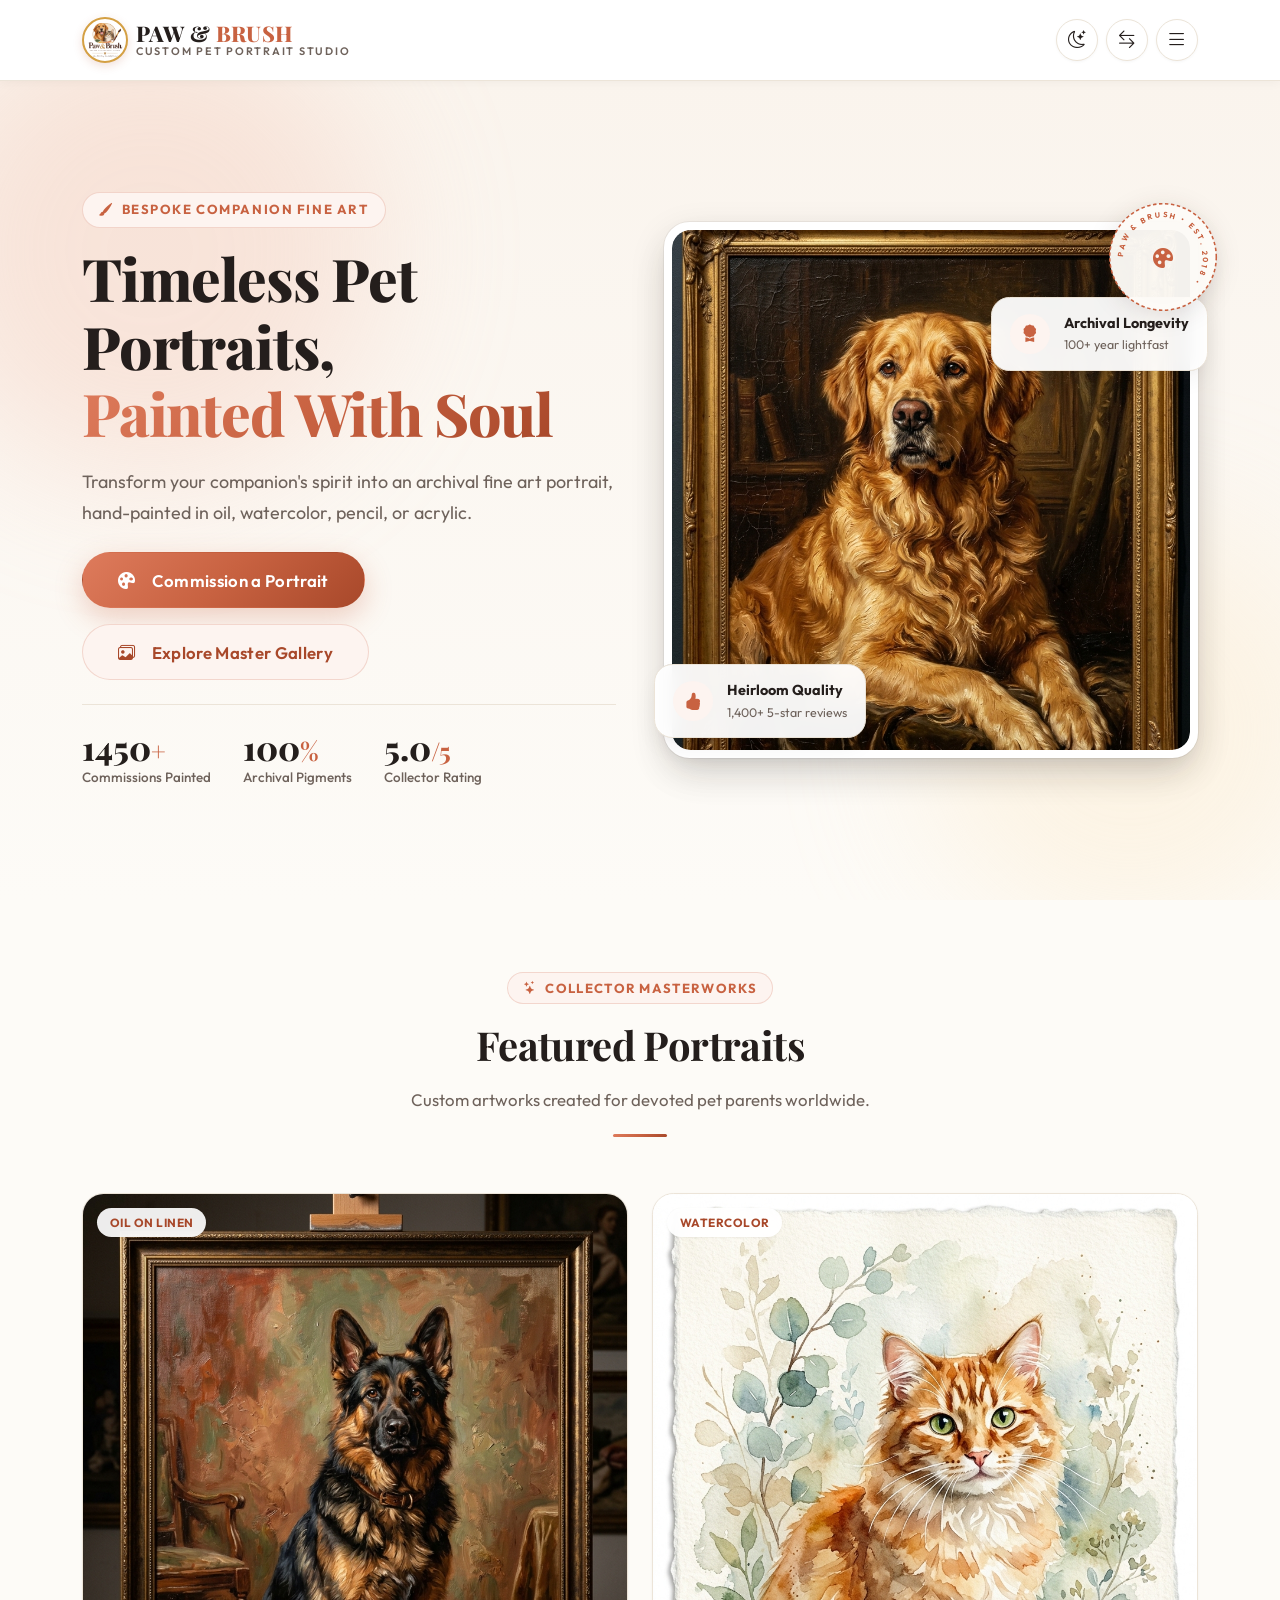
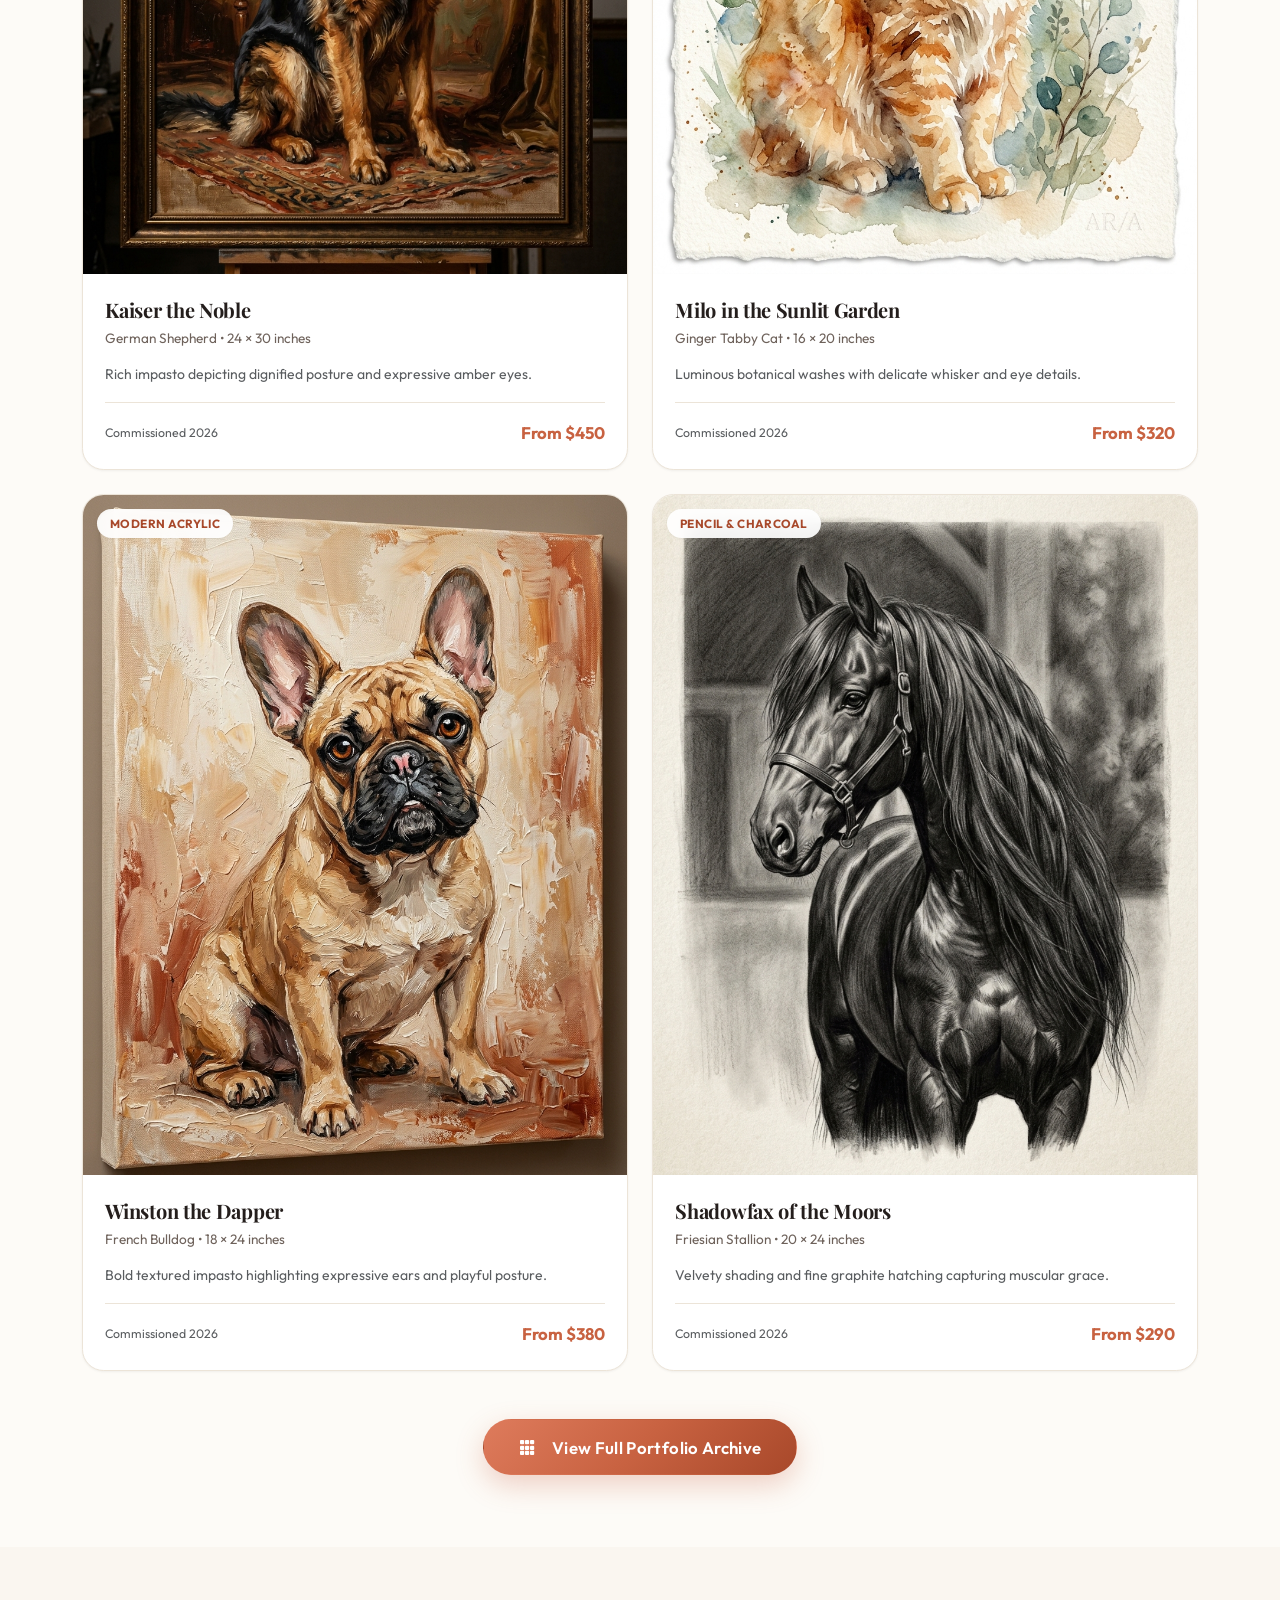
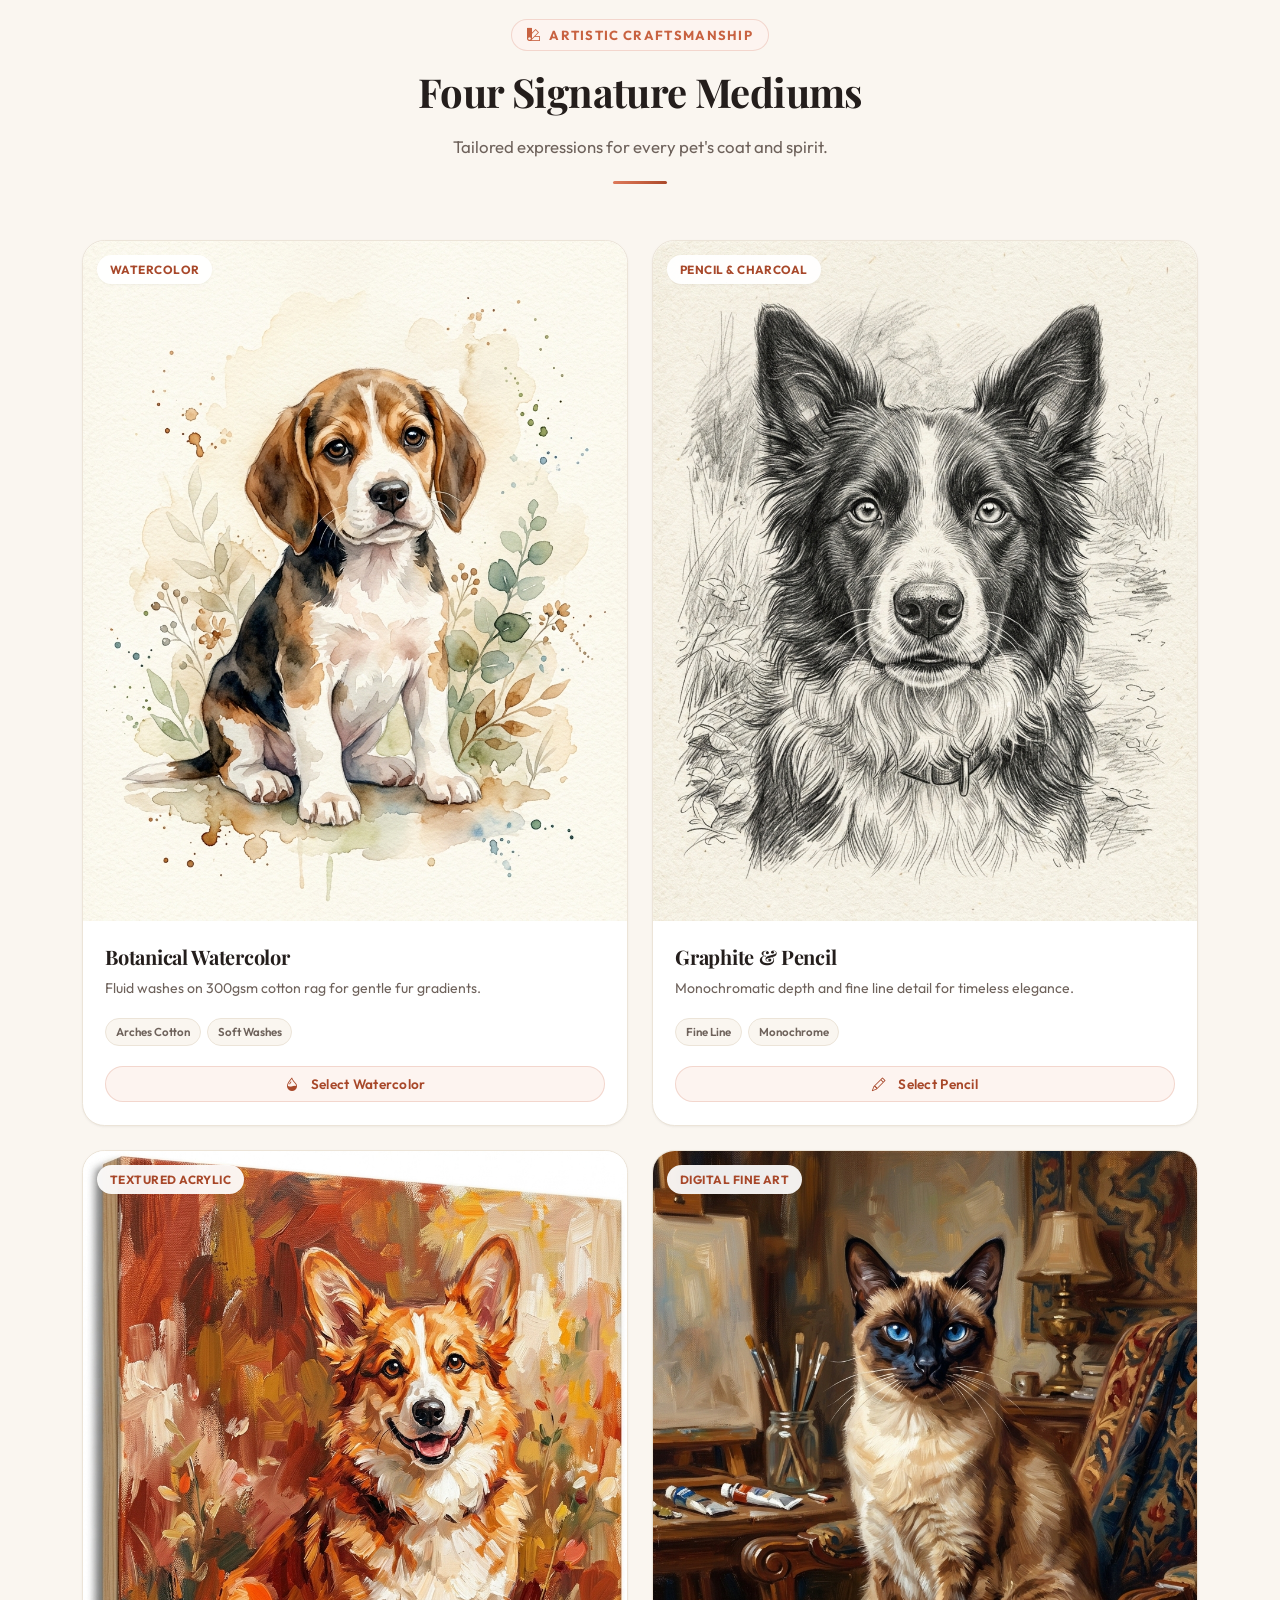
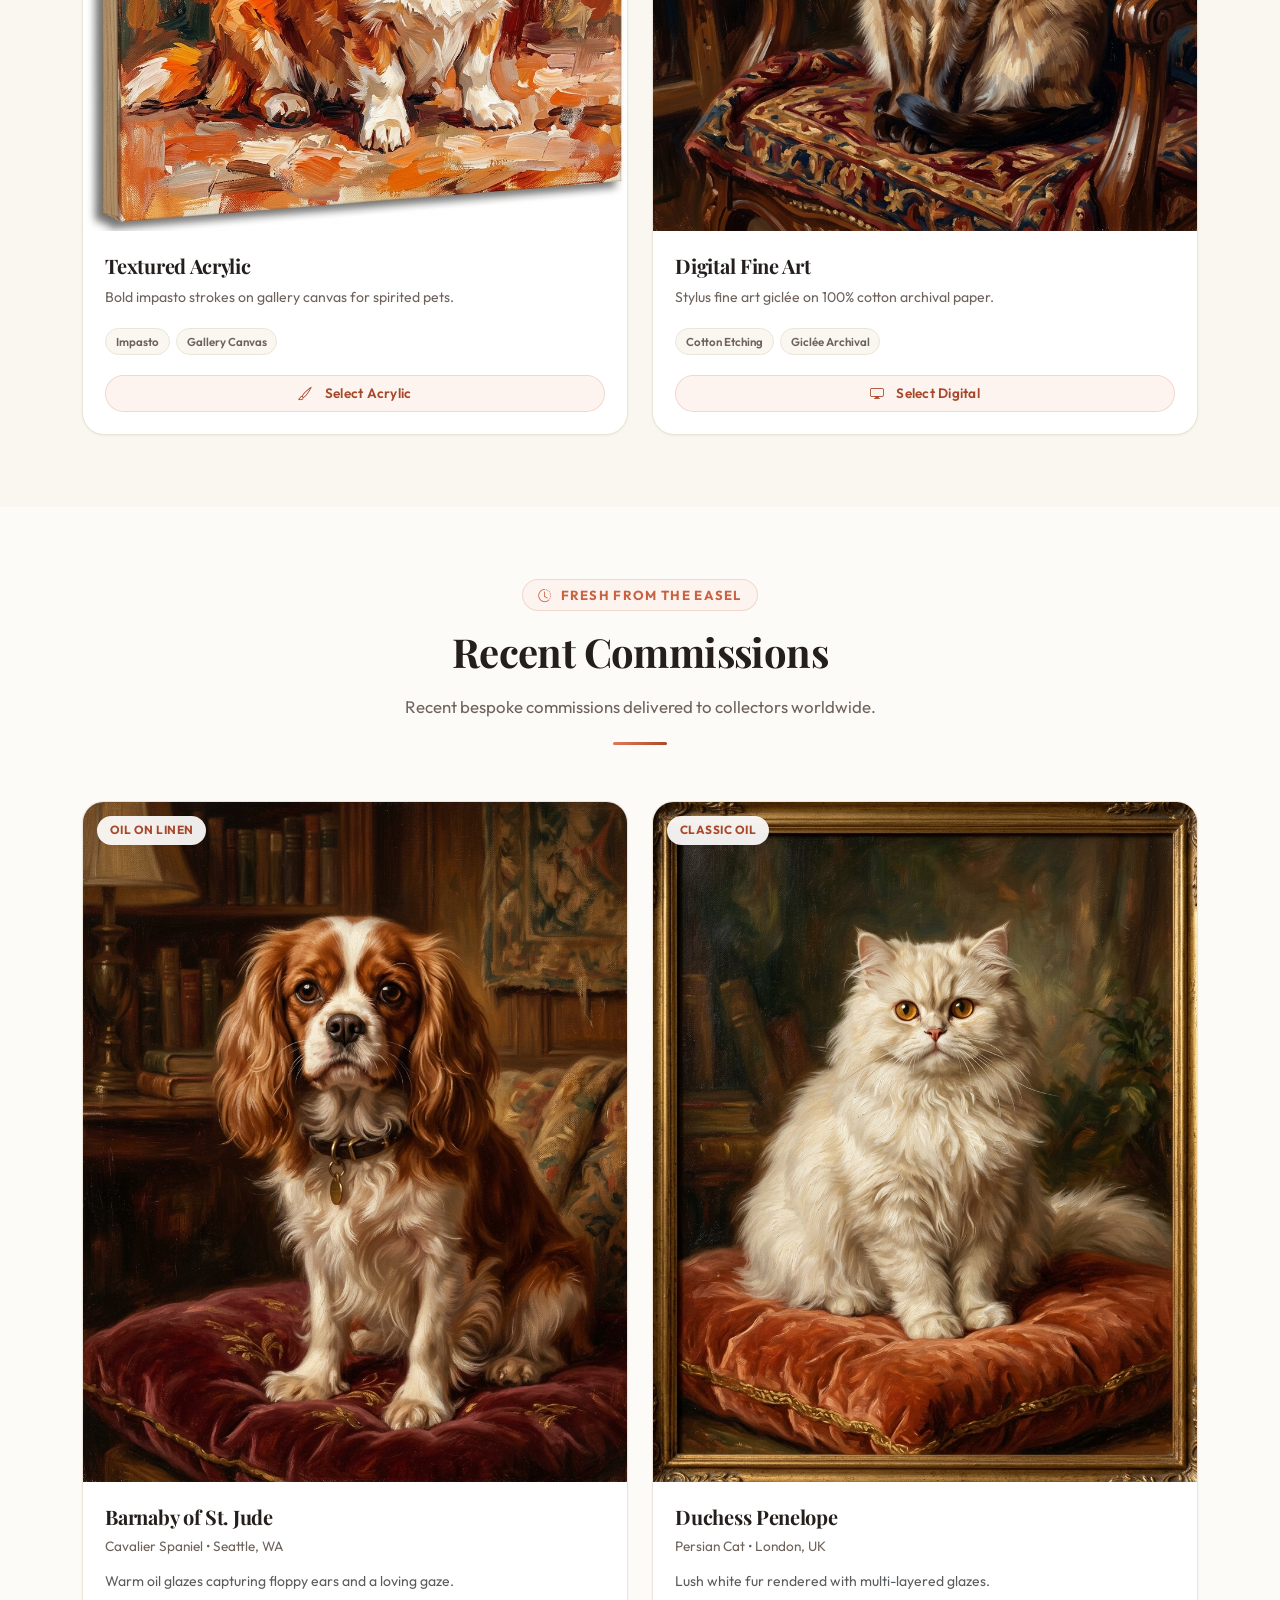
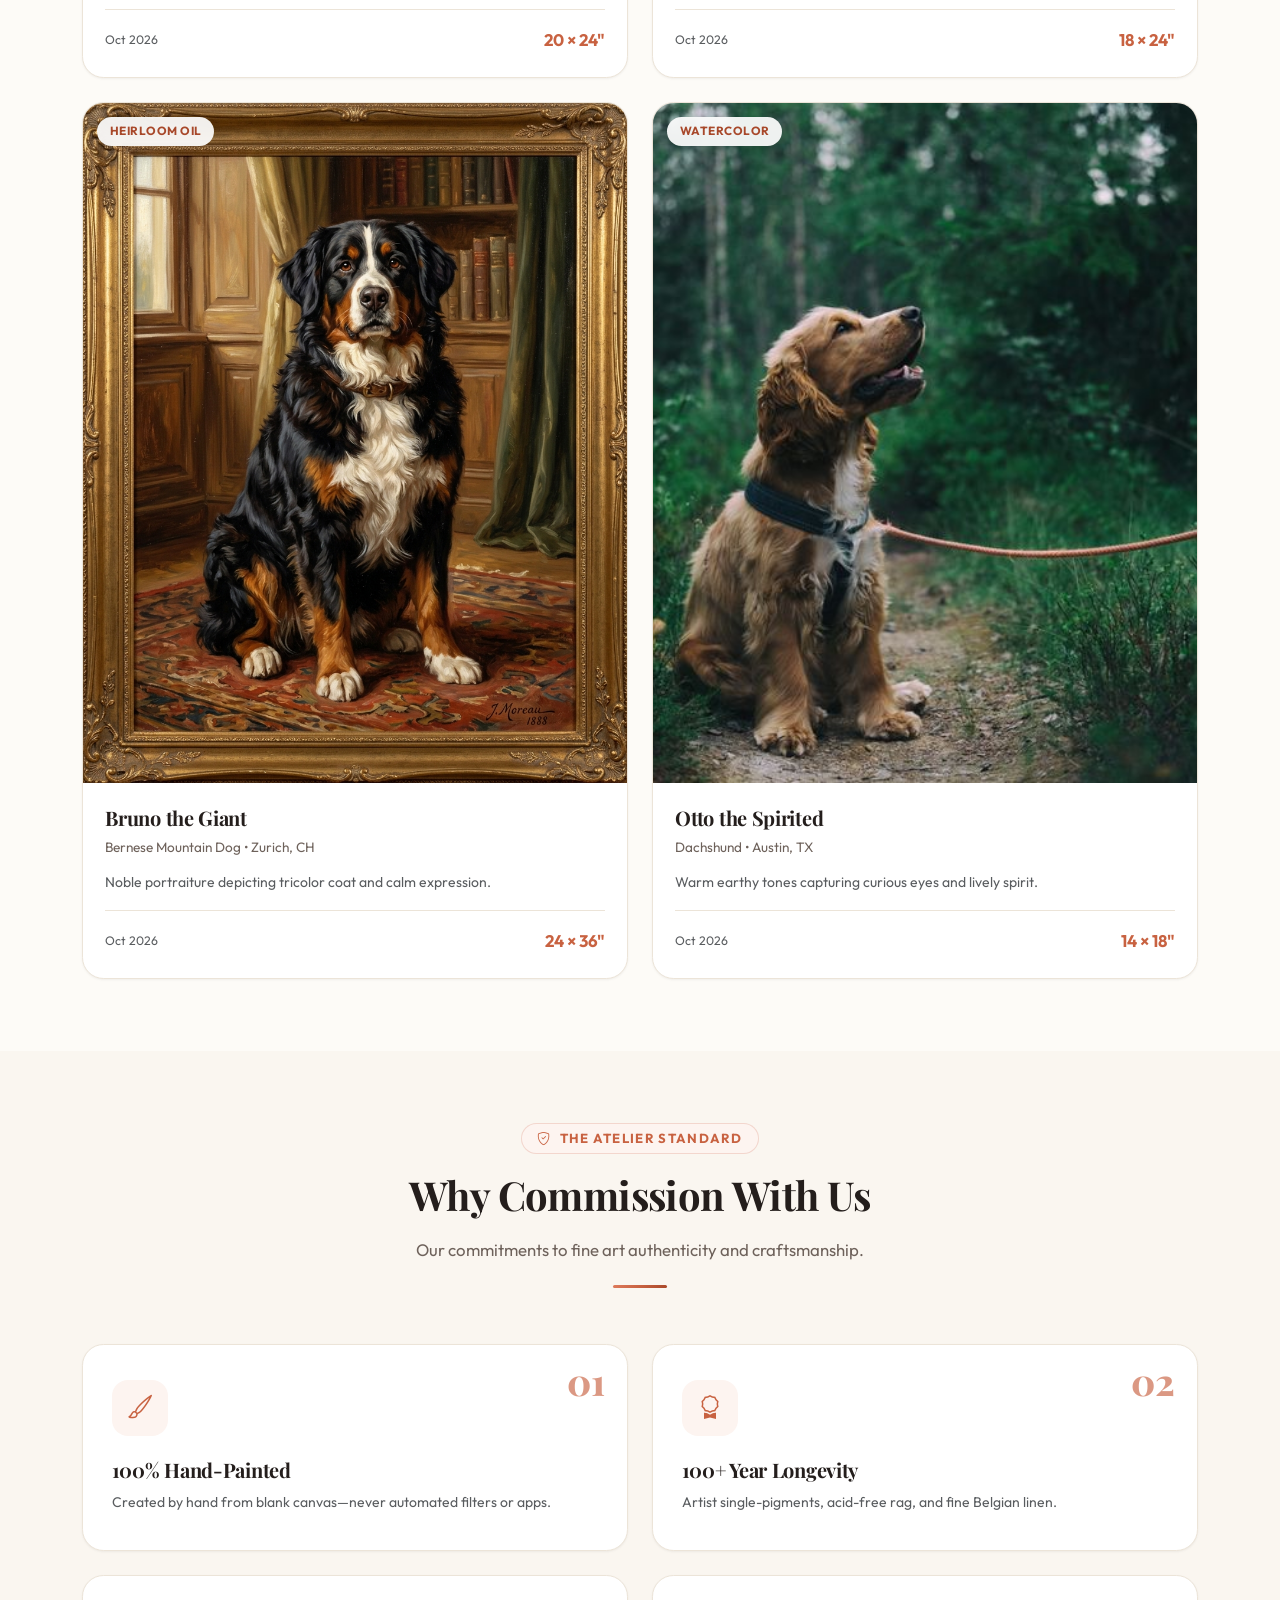
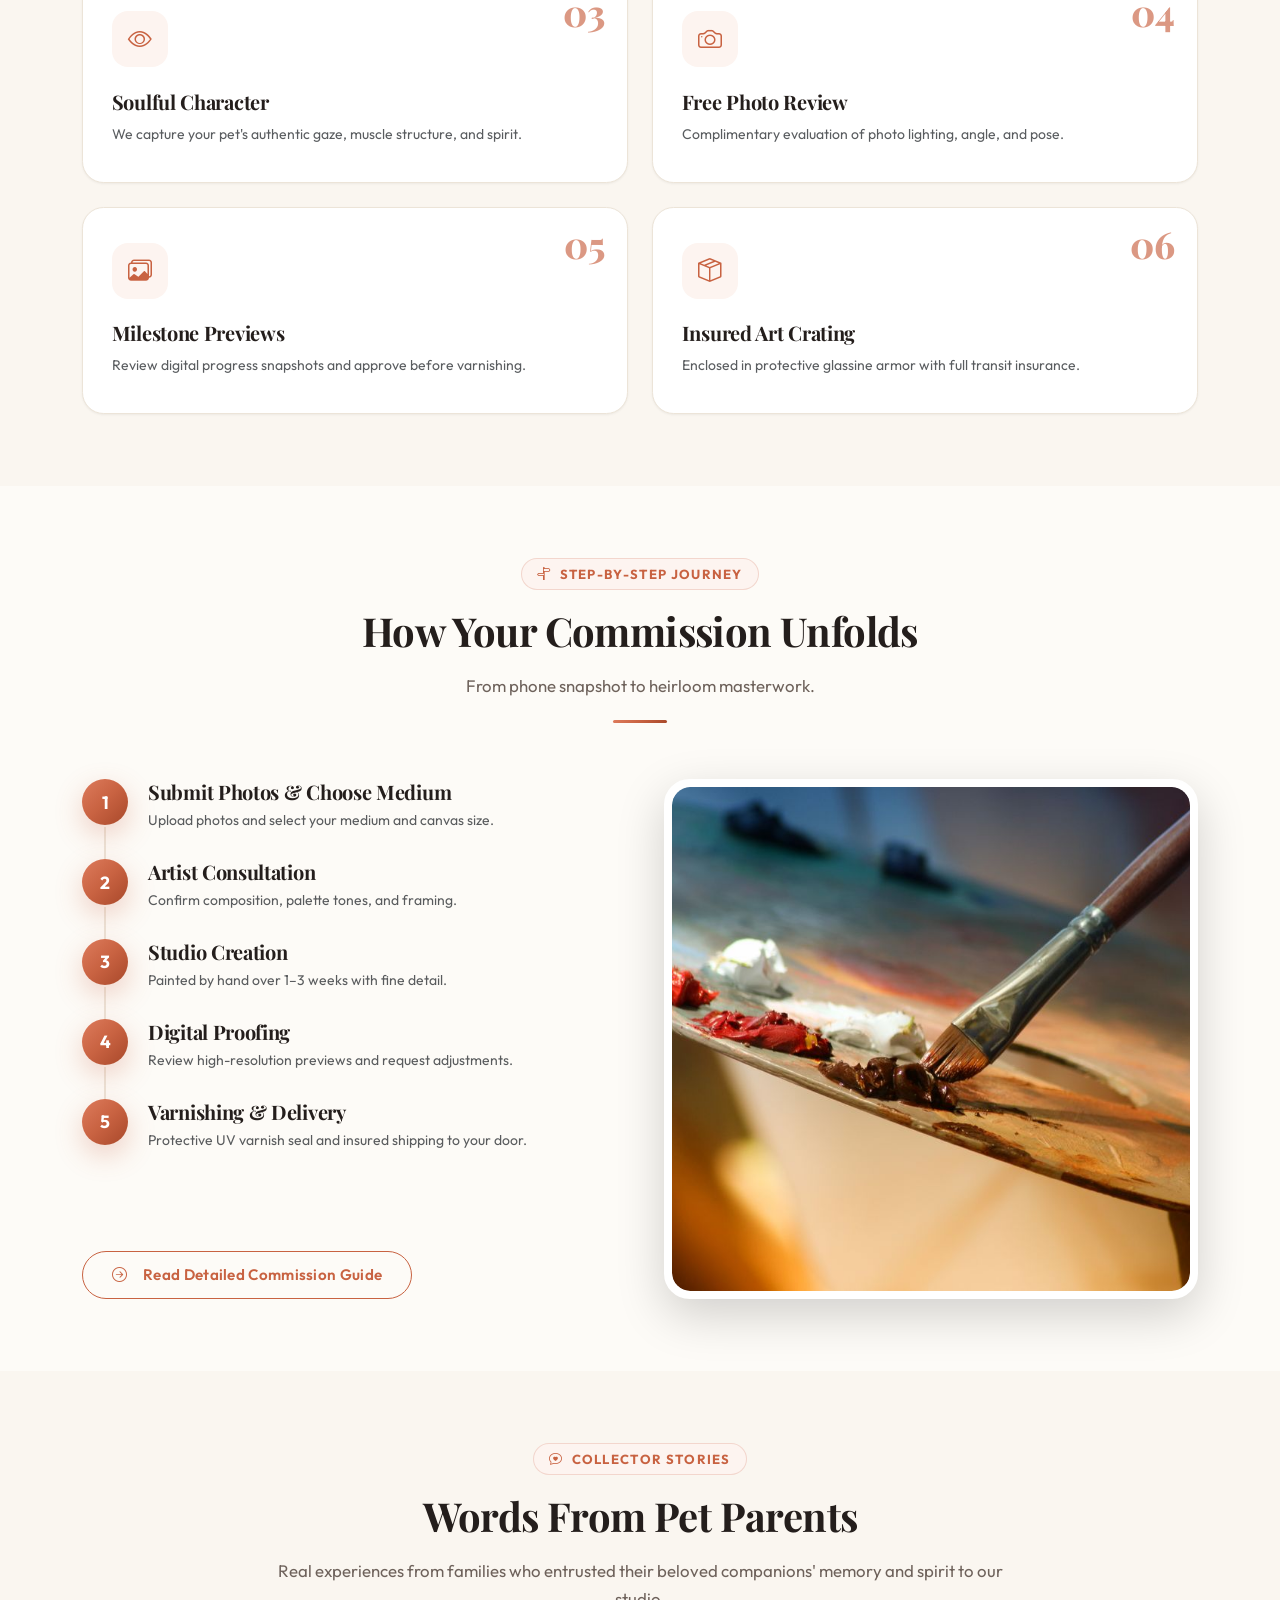
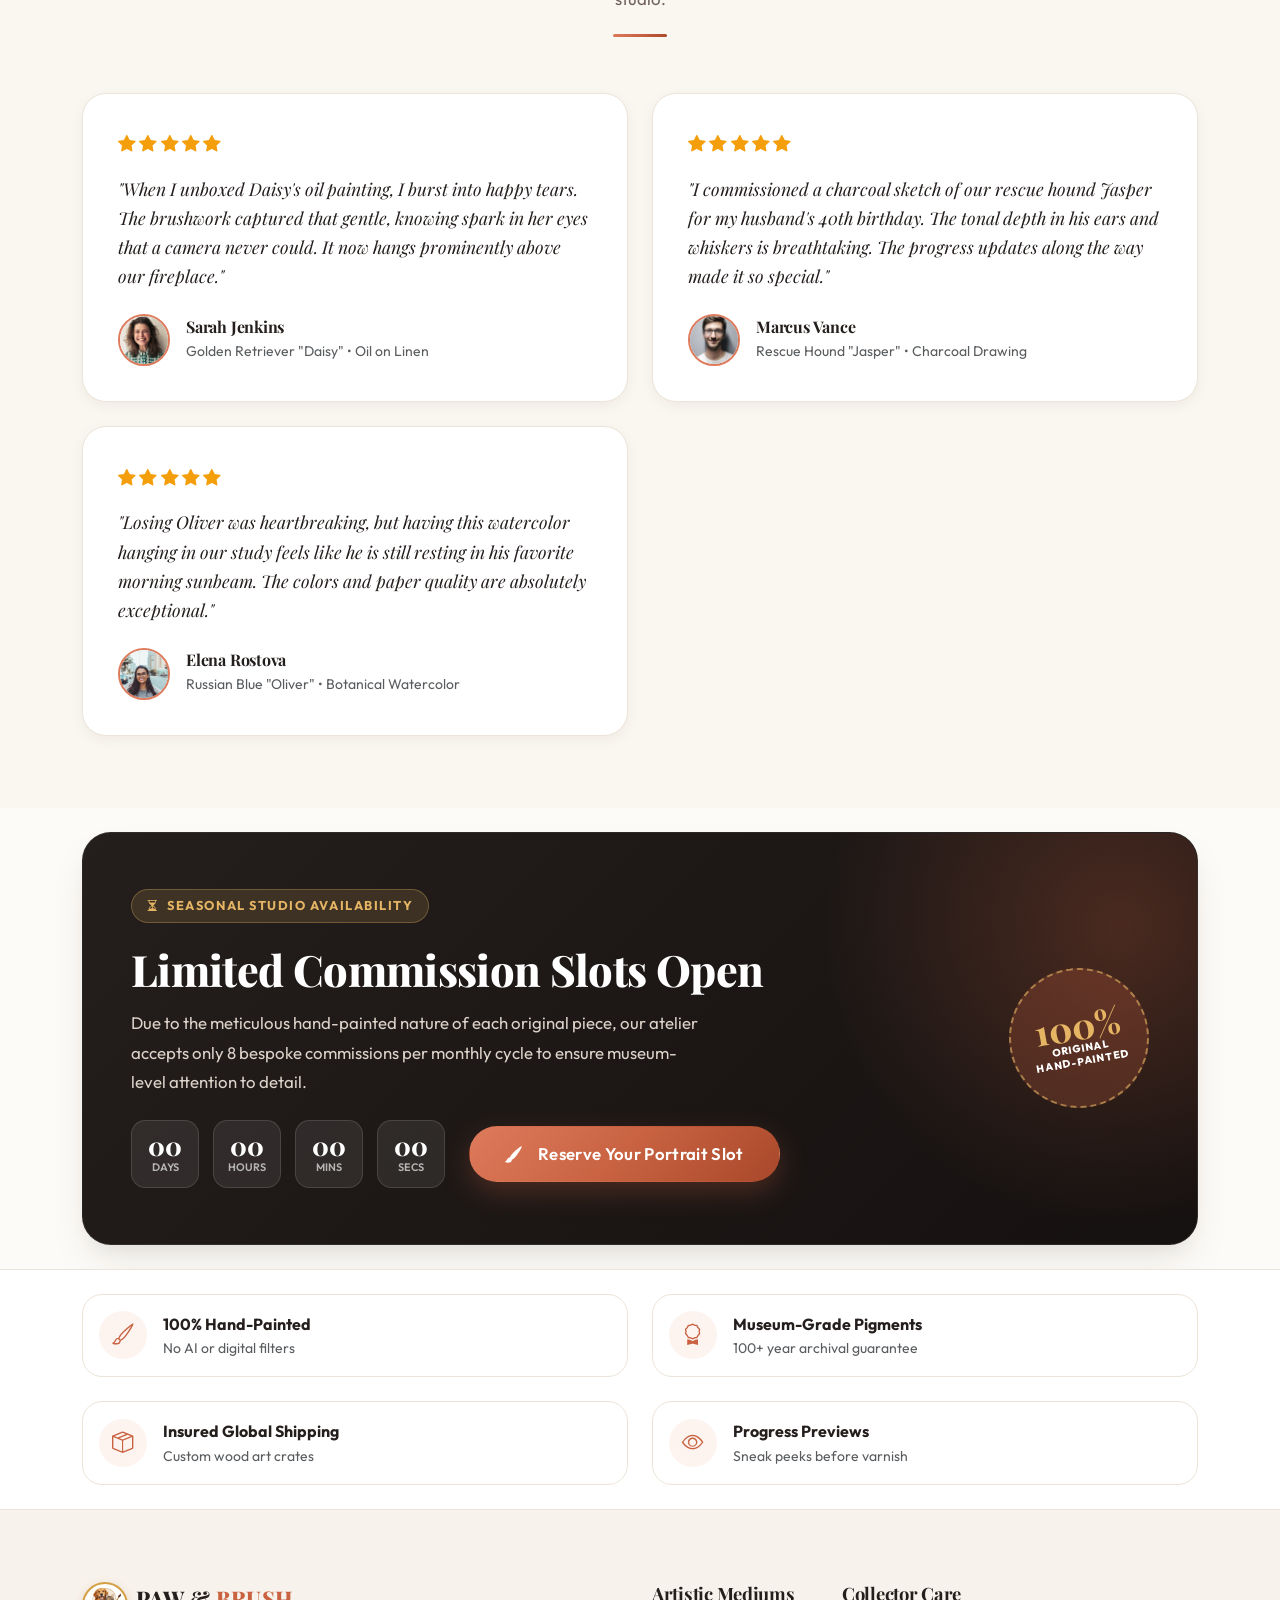
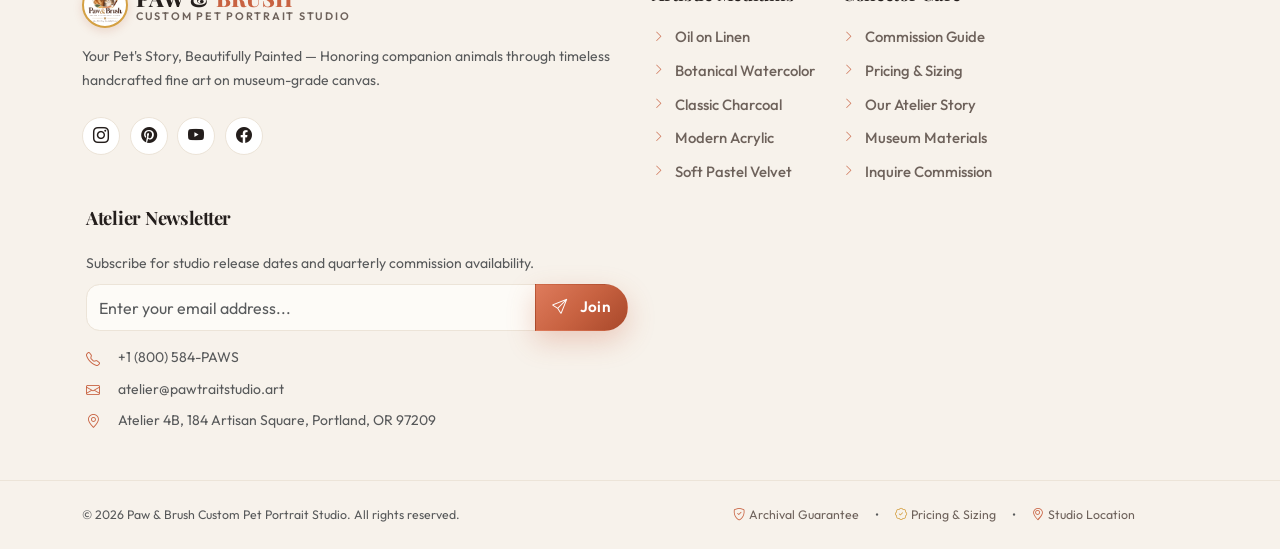
<file: index.html>
<!DOCTYPE html>
<html lang="en" data-bs-theme="light">
<head>
  <meta charset="UTF-8">
  <meta name="viewport" content="width=device-width, initial-scale=1">
  <meta name="description" content="Paw & Brush — Handcrafted, bespoke custom pet portrait fine art. Oil, watercolor, pencil, and acrylic portraits honoring beloved companions with museum-grade archival materials.">
  <meta name="keywords" content="custom pet portraits, hand-painted dog portraits, cat watercolor painting, pet artist studio, custom animal art, pet memorial painting">
  <meta name="author" content="Paw & Brush">
  <title>Paw & Brush — Custom Pet Portrait Artist Studio | Home 1</title>
  <link rel="icon" type="image/png" href="assets/images/logo/logo.png">

  <meta property="og:type" content="website">
  <meta property="og:title" content="Paw & Brush — Timeless Hand-Painted Pet Portraits">
  <meta property="og:description" content="Your Pet's Story, Beautifully Painted. Capturing your companion's distinct soul, warmth, and grace on museum-grade canvas.">
  <meta property="og:image" content="assets/images/logo/logo.png">

  <!-- Google Fonts: Playfair Display + Outfit -->
  <link rel="preconnect" href="https://fonts.googleapis.com">
  <link rel="preconnect" href="https://fonts.gstatic.com" crossorigin>
  <link href="https://fonts.googleapis.com/css2?family=Outfit:wght@300;400;500;600;700;800&family=Playfair+Display:ital,wght@0,500;0,600;0,700;0,800;1,500;1,600;1,700&display=swap" rel="stylesheet">

  <!-- Bootstrap 5.3 + Bootstrap Icons (data-bs-css dynamically swapped for RTL build) -->
  <link rel="stylesheet" href="https://cdn.jsdelivr.net/npm/bootstrap@5.3.3/dist/css/bootstrap.min.css" data-bs-css>
  <link rel="stylesheet" href="https://cdn.jsdelivr.net/npm/bootstrap-icons@1.11.3/font/bootstrap-icons.min.css">

  <!-- Shared Atelier Styles -->
  <link rel="stylesheet" href="assets/css/style.css">
  <link rel="stylesheet" href="assets/css/dark-mode.css">
  <link rel="stylesheet" href="assets/css/rtl.css">
  <link rel="stylesheet" href="assets/css/responsive.css">

  <!-- Pre-paint Theme & RTL Restoration (Prevents FOUC) -->
  <script>
    (function () {
      try {
        var urlParams = new URLSearchParams(window.location.search);
        var qTheme = urlParams.get("theme");
        var qDir = urlParams.get("dir");
        var t = qTheme || localStorage.getItem("pet-portrait-theme");
        if (t) {
          document.documentElement.setAttribute("data-bs-theme", t);
        }
        var r = qDir || localStorage.getItem("pet-portrait-dir");
        if (r) {
          document.documentElement.setAttribute("dir", r);
          if (r === "rtl") {
            var l = document.querySelector("link[data-bs-css]");
            if (l) l.href = "https://cdn.jsdelivr.net/npm/bootstrap@5.3.3/dist/css/bootstrap.rtl.min.css";
          }
        }
      } catch (e) {}
    })();
  </script>
</head>
<body>

  <!-- Preloader — Handcrafted Atelier Presentation -->
  <div class="preloader" id="preloader" role="status" aria-label="Loading Paw & Brush">
    <div class="preloader-inner">
      <div class="preloader-emblem">
        <div class="preloader-spin-ring"></div>
        <div class="preloader-badge-center">
          <img src="assets/images/logo/logo.png" alt="Paw & Brush Custom Pet Portrait Studio" class="preloader-logo-img logo-light-only" width="100" height="100">
          <img src="assets/images/logo/logo-dark.png" alt="Paw & Brush Custom Pet Portrait Studio" class="preloader-logo-img logo-dark-only" width="100" height="100">
        </div>
      </div>
      <div class="preloader-brand">
        <span class="preloader-title">PAW &amp; <span class="text-brand">BRUSH</span></span>
        <span class="preloader-subtitle">Custom Pet Portrait Studio</span>
        <span class="preloader-slogan">Your Pet's Story, Beautifully Painted</span>
      </div>
      <div class="preloader-track">
        <div class="preloader-bar"></div>
      </div>
      <div class="preloader-caption">
        <i class="bi bi-brush text-brand me-1"></i> Handcrafting Masterworks...
      </div>
    </div>
  </div>

  <!-- Shared Navbar (Injected by assets/js/navbar.js) -->
  <div id="navbar-container"></div>

  <main id="mainContent">

    <!-- ==========================================================================
         SECTION 1: HERO (SPLIT SHOWCASE)
         ========================================================================== -->
    <section class="h1-hero" id="hero">
      <span class="h1-blob a" aria-hidden="true"></span>
      <span class="h1-blob b" aria-hidden="true"></span>

      <div class="container position-relative" style="z-index: 2;">
        <div class="row align-items-center g-5 py-2">
          <!-- Left Content -->
          <div class="col-lg-6">
            <span class="hero-badge">
              <i class="bi bi-brush-fill"></i> Bespoke Companion Fine Art
            </span>

            <h1 class="hero-title">
              Timeless Pet Portraits, <span class="accent">Painted With Soul</span>
            </h1>

            <p class="hero-lead">
              Transform your companion's spirit into an archival fine art portrait, hand-painted in oil, watercolor, pencil, or acrylic.
            </p>

            <div class="d-flex flex-wrap gap-3 align-items-center mb-4 hero-cta-group">
              <a href="contact.html" class="btn btn-brand btn-lg" id="heroCommissionBtn">
                <i class="bi bi-palette-fill me-2"></i>Commission a Portrait
              </a>
              <a href="portfolio.html" class="btn btn-soft btn-lg" id="heroExploreBtn">
                <i class="bi bi-images me-2"></i>Explore Master Gallery
              </a>
            </div>

            <!-- Live Atelier Stats -->
            <div class="h1-stats">
              <div class="counter-box">
                <div class="counter" data-target="1450">0<span class="counter-suffix">+</span></div>
                <div class="counter-label">Commissions Painted</div>
              </div>
              <div class="counter-box">
                <div class="counter" data-target="100">0<span class="counter-suffix">%</span></div>
                <div class="counter-label">Archival Pigments</div>
              </div>
              <div class="counter-box">
                <div class="counter" data-target="4.98">0<span class="counter-suffix">/5</span></div>
                <div class="counter-label">Collector Rating</div>
              </div>
            </div>
          </div>

          <!-- Right Visual Composition -->
          <div class="col-lg-6">
            <div class="h1-photo-wrap">
              <div class="h1-frame">
                <img src="assets/images/hero/h1_hero_retriever.jpg" alt="Masterpiece Golden Retriever oil painting on canvas" id="heroRetrieverImg" onerror="this.onerror=null;this.src='assets/images/logo/logo.jpg'">
              </div>

              <!-- Floating Review Card A -->
              <div class="hero-float-card a" id="heroCardA">
                <span class="icon"><i class="bi bi-hand-thumbs-up-fill"></i></span>
                <div>
                  <strong>Heirloom Quality</strong>
                  <span>1,400+ 5-star reviews</span>
                </div>
              </div>

              <!-- Floating Guarantee Card B -->
              <div class="hero-float-card b" id="heroCardB">
                <span class="icon"><i class="bi bi-award-fill"></i></span>
                <div>
                  <strong>Archival Longevity</strong>
                  <span>100+ year lightfast</span>
                </div>
              </div>

              <!-- Rotating Circular Seal Badge -->
              <div class="rotating-badge" aria-hidden="true" id="heroRotatingSeal">
                <svg viewBox="0 0 128 128" width="100%" height="100%">
                  <circle cx="64" cy="64" r="62" fill="rgba(253, 251, 247, 0.96)" stroke="#C86241" stroke-width="1.8" stroke-dasharray="4 3"></circle>
                  <path id="atelierBadgePath" fill="none" d="M 64,64 m -46,0 a 46,46 0 1,1 92,0 a 46,46 0 1,1 -92,0"></path>
                  <text fill="#C86241" font-size="8.8" letter-spacing="2.8" font-family="Outfit, sans-serif" font-weight="700">
                    <textPath href="#atelierBadgePath">PAW &amp; BRUSH &bull; EST. 2018 &bull; </textPath>
                  </text>
                </svg>
                <span class="center-icon"><i class="bi bi-palette-fill"></i></span>
              </div>
            </div>
          </div>
        </div>
      </div>
    </section>

    <!-- ==========================================================================
         SECTION 2: FEATURED COMMISSIONED PORTRAIT GALLERY
         ========================================================================== -->
    <section class="section" id="featuredGallery">
      <div class="container">
        <div class="section-head center">
          <span class="eyebrow"><i class="bi bi-stars"></i> Collector Masterworks</span>
          <h2 class="section-title">Featured Portraits</h2>
          <p class="section-subtitle">Custom artworks created for devoted pet parents worldwide.</p>
          <div class="divider-brand"></div>
        </div>

        <div class="row g-4">
          <!-- Featured 1: German Shepherd Oil -->
          <div class="col-md-6 col-lg-3">
            <div class="portrait-card">
              <div class="portrait-media">
                <span class="portrait-badge">Oil on Linen</span>
                <img src="assets/images/portraits/feat_shepherd_oil.jpg" alt="German Shepherd regal oil painting on canvas" loading="lazy">
              </div>
              <div class="portrait-body">
                <h3 class="portrait-title">Kaiser the Noble</h3>
                <div class="portrait-pet">German Shepherd &bull; 24 &times; 30 inches</div>
                <p class="small text-muted mb-3">Rich impasto depicting dignified posture and expressive amber eyes.</p>
                <div class="portrait-meta">
                  <span class="text-muted small">Commissioned 2026</span>
                  <span class="portrait-price">From $450</span>
                </div>
              </div>
            </div>
          </div>

          <!-- Featured 2: Tabby Cat Botanical Watercolor -->
          <div class="col-md-6 col-lg-3">
            <div class="portrait-card">
              <div class="portrait-media">
                <span class="portrait-badge">Watercolor</span>
                <img src="assets/images/portraits/feat_tabby_watercolor.jpg" alt="Ginger Tabby Cat botanical watercolor painting" loading="lazy">
              </div>
              <div class="portrait-body">
                <h3 class="portrait-title">Milo in the Sunlit Garden</h3>
                <div class="portrait-pet">Ginger Tabby Cat &bull; 16 &times; 20 inches</div>
                <p class="small text-muted mb-3">Luminous botanical washes with delicate whisker and eye details.</p>
                <div class="portrait-meta">
                  <span class="text-muted small">Commissioned 2026</span>
                  <span class="portrait-price">From $320</span>
                </div>
              </div>
            </div>
          </div>

          <!-- Featured 3: French Bulldog Textured Acrylic -->
          <div class="col-md-6 col-lg-3">
            <div class="portrait-card">
              <div class="portrait-media">
                <span class="portrait-badge">Modern Acrylic</span>
                <img src="assets/images/portraits/feat_frenchie_acrylic.jpg" alt="French Bulldog modern acrylic textured painting" loading="lazy">
              </div>
              <div class="portrait-body">
                <h3 class="portrait-title">Winston the Dapper</h3>
                <div class="portrait-pet">French Bulldog &bull; 18 &times; 24 inches</div>
                <p class="small text-muted mb-3">Bold textured impasto highlighting expressive ears and playful posture.</p>
                <div class="portrait-meta">
                  <span class="text-muted small">Commissioned 2026</span>
                  <span class="portrait-price">From $380</span>
                </div>
              </div>
            </div>
          </div>

          <!-- Featured 4: Friesian Horse Charcoal Pencil -->
          <div class="col-md-6 col-lg-3">
            <div class="portrait-card">
              <div class="portrait-media">
                <span class="portrait-badge">Pencil &amp; Charcoal</span>
                <img src="assets/images/portraits/feat_horse_pencil.jpg" alt="Friesian Horse detailed graphite and charcoal drawing" loading="lazy">
              </div>
              <div class="portrait-body">
                <h3 class="portrait-title">Shadowfax of the Moors</h3>
                <div class="portrait-pet">Friesian Stallion &bull; 20 &times; 24 inches</div>
                <p class="small text-muted mb-3">Velvety shading and fine graphite hatching capturing muscular grace.</p>
                <div class="portrait-meta">
                  <span class="text-muted small">Commissioned 2026</span>
                  <span class="portrait-price">From $290</span>
                </div>
              </div>
            </div>
          </div>
        </div>

        <div class="text-center mt-5">
          <a href="portfolio.html" class="btn btn-brand btn-lg">
            <i class="bi bi-grid-3x3-gap-fill me-2"></i>View Full Portfolio Archive
          </a>
        </div>
      </div>
    </section>

    <!-- ==========================================================================
         SECTION 3: PORTRAIT MEDIUMS (WATERCOLOR, PENCIL, ACRYLIC, DIGITAL)
         ========================================================================== -->
    <section class="section bg-surface-2" id="portraitMediums">
      <div class="container">
        <div class="section-head center">
          <span class="eyebrow"><i class="bi bi-palette2"></i> Artistic Craftsmanship</span>
          <h2 class="section-title">Four Signature Mediums</h2>
          <p class="section-subtitle">Tailored expressions for every pet's coat and spirit.</p>
          <div class="divider-brand"></div>
        </div>

        <div class="row g-4">
          <!-- Medium 1: Watercolor -->
          <div class="col-md-6 col-lg-3">
            <div class="medium-card">
              <div class="medium-media">
                <img src="assets/images/portraits/medium_watercolor_beagle.jpg" alt="Beagle puppy soft watercolor painting" loading="lazy">
                <span class="medium-badge">Watercolor</span>
              </div>
              <div class="medium-body">
                <h3 class="medium-title">Botanical Watercolor</h3>
                <p class="medium-desc">Fluid washes on 300gsm cotton rag for gentle fur gradients.</p>
                <div class="medium-tags">
                  <span class="medium-tag">Arches Cotton</span>
                  <span class="medium-tag">Soft Washes</span>
                </div>
                <a href="contact.html?medium=watercolor" class="btn btn-soft btn-sm mt-auto w-100">
                  <i class="bi bi-droplet-half me-1"></i>Select Watercolor
                </a>
              </div>
            </div>
          </div>

          <!-- Medium 2: Pencil & Charcoal -->
          <div class="col-md-6 col-lg-3">
            <div class="medium-card">
              <div class="medium-media">
                <img src="assets/images/portraits/medium_pencil_collie.jpg" alt="Border Collie graphite pencil sketch" loading="lazy">
                <span class="medium-badge">Pencil &amp; Charcoal</span>
              </div>
              <div class="medium-body">
                <h3 class="medium-title">Graphite &amp; Pencil</h3>
                <p class="medium-desc">Monochromatic depth and fine line detail for timeless elegance.</p>
                <div class="medium-tags">
                  <span class="medium-tag">Fine Line</span>
                  <span class="medium-tag">Monochrome</span>
                </div>
                <a href="contact.html?medium=pencil" class="btn btn-soft btn-sm mt-auto w-100">
                  <i class="bi bi-pencil me-1"></i>Select Pencil
                </a>
              </div>
            </div>
          </div>

          <!-- Medium 3: Acrylic -->
          <div class="col-md-6 col-lg-3">
            <div class="medium-card">
              <div class="medium-media">
                <img src="assets/images/portraits/medium_acrylic_corgi.jpg" alt="Welsh Corgi vibrant textured acrylic painting" loading="lazy">
                <span class="medium-badge">Textured Acrylic</span>
              </div>
              <div class="medium-body">
                <h3 class="medium-title">Textured Acrylic</h3>
                <p class="medium-desc">Bold impasto strokes on gallery canvas for spirited pets.</p>
                <div class="medium-tags">
                  <span class="medium-tag">Impasto</span>
                  <span class="medium-tag">Gallery Canvas</span>
                </div>
                <a href="contact.html?medium=acrylic" class="btn btn-soft btn-sm mt-auto w-100">
                  <i class="bi bi-brush me-1"></i>Select Acrylic
                </a>
              </div>
            </div>
          </div>

          <!-- Medium 4: Digital Fine Art -->
          <div class="col-md-6 col-lg-3">
            <div class="medium-card">
              <div class="medium-media">
                <img src="assets/images/portraits/medium_digital_siamese.jpg" alt="Regal Siamese cat digital painting with painterly brushwork" loading="lazy">
                <span class="medium-badge">Digital Fine Art</span>
              </div>
              <div class="medium-body">
                <h3 class="medium-title">Digital Fine Art</h3>
                <p class="medium-desc">Stylus fine art giclée on 100% cotton archival paper.</p>
                <div class="medium-tags">
                  <span class="medium-tag">Cotton Etching</span>
                  <span class="medium-tag">Giclée Archival</span>
                </div>
                <a href="contact.html?medium=digital" class="btn btn-soft btn-sm mt-auto w-100">
                  <i class="bi bi-display me-1"></i>Select Digital
                </a>
              </div>
            </div>
          </div>
        </div>
      </div>
    </section>

    <!-- ==========================================================================
         SECTION 4: RECENT ARTWORK COLLECTION
         ========================================================================== -->
    <section class="section" id="recentArtwork">
      <div class="container">
        <div class="section-head center">
          <span class="eyebrow"><i class="bi bi-clock-history"></i> Fresh From The Easel</span>
          <h2 class="section-title">Recent Commissions</h2>
          <p class="section-subtitle">Recent bespoke commissions delivered to collectors worldwide.</p>
          <div class="divider-brand"></div>
        </div>

        <div class="row g-4">
          <!-- Recent 1: Cavalier -->
          <div class="col-md-6 col-lg-3">
            <div class="portrait-card">
              <div class="portrait-media">
                <span class="portrait-badge">Oil on Linen</span>
                <img src="assets/images/portraits/recent_cavalier.jpg" alt="Cavalier King Charles Spaniel warm oil painting" loading="lazy">
              </div>
              <div class="portrait-body">
                <h3 class="portrait-title">Barnaby of St. Jude</h3>
                <div class="portrait-pet">Cavalier Spaniel &bull; Seattle, WA</div>
                <p class="small text-muted mb-3">Warm oil glazes capturing floppy ears and a loving gaze.</p>
                <div class="portrait-meta">
                  <span class="text-muted small">Oct 2026</span>
                  <span class="portrait-price">20 &times; 24"</span>
                </div>
              </div>
            </div>
          </div>

          <!-- Recent 2: White Persian -->
          <div class="col-md-6 col-lg-3">
            <div class="portrait-card">
              <div class="portrait-media">
                <span class="portrait-badge">Classic Oil</span>
                <img src="assets/images/portraits/recent_persian.jpg" alt="White Persian Cat classical oil portrait" loading="lazy">
              </div>
              <div class="portrait-body">
                <h3 class="portrait-title">Duchess Penelope</h3>
                <div class="portrait-pet">Persian Cat &bull; London, UK</div>
                <p class="small text-muted mb-3">Lush white fur rendered with multi-layered glazes.</p>
                <div class="portrait-meta">
                  <span class="text-muted small">Oct 2026</span>
                  <span class="portrait-price">18 &times; 24"</span>
                </div>
              </div>
            </div>
          </div>

          <!-- Recent 3: Bernese Mountain Dog -->
          <div class="col-md-6 col-lg-3">
            <div class="portrait-card">
              <div class="portrait-media">
                <span class="portrait-badge">Heirloom Oil</span>
                <img src="assets/images/portraits/recent_bernese.jpg" alt="Bernese Mountain Dog oil painting in ornate gold frame" loading="lazy">
              </div>
              <div class="portrait-body">
                <h3 class="portrait-title">Bruno the Giant</h3>
                <div class="portrait-pet">Bernese Mountain Dog &bull; Zurich, CH</div>
                <p class="small text-muted mb-3">Noble portraiture depicting tricolor coat and calm expression.</p>
                <div class="portrait-meta">
                  <span class="text-muted small">Oct 2026</span>
                  <span class="portrait-price">24 &times; 36"</span>
                </div>
              </div>
            </div>
          </div>

          <!-- Recent 4: Dachshund -->
          <div class="col-md-6 col-lg-3">
            <div class="portrait-card">
              <div class="portrait-media">
                <span class="portrait-badge">Watercolor</span>
                <img src="assets/images/portraits/recent_dachshund.jpg" alt="Expressive Dachshund portrait in nature" loading="lazy">
              </div>
              <div class="portrait-body">
                <h3 class="portrait-title">Otto the Spirited</h3>
                <div class="portrait-pet">Dachshund &bull; Austin, TX</div>
                <p class="small text-muted mb-3">Warm earthy tones capturing curious eyes and lively spirit.</p>
                <div class="portrait-meta">
                  <span class="text-muted small">Oct 2026</span>
                  <span class="portrait-price">14 &times; 18"</span>
                </div>
              </div>
            </div>
          </div>
        </div>
      </div>
    </section>

    <!-- ==========================================================================
         SECTION 5: WHY CHOOSE A CUSTOM PET PORTRAIT (THE ATELIER DIFFERENCE)
         ========================================================================== -->
    <section class="section bg-surface-2" id="whyChooseUs">
      <div class="container">
        <div class="section-head center">
          <span class="eyebrow"><i class="bi bi-shield-check"></i> The Atelier Standard</span>
          <h2 class="section-title">Why Commission With Us</h2>
          <p class="section-subtitle">Our commitments to fine art authenticity and craftsmanship.</p>
          <div class="divider-brand"></div>
        </div>

        <div class="row g-4">
          <!-- Feature 1 -->
          <div class="col-md-6 col-lg-4">
            <div class="feature-box">
              <span class="feature-number">01</span>
              <div class="feature-icon"><i class="bi bi-brush"></i></div>
              <h3 class="h5 fw-bold mb-2">100% Hand-Painted</h3>
              <p class="small text-muted mb-0">Created by hand from blank canvas—never automated filters or apps.</p>
            </div>
          </div>

          <!-- Feature 2 -->
          <div class="col-md-6 col-lg-4">
            <div class="feature-box">
              <span class="feature-number">02</span>
              <div class="feature-icon"><i class="bi bi-award"></i></div>
              <h3 class="h5 fw-bold mb-2">100+ Year Longevity</h3>
              <p class="small text-muted mb-0">Artist single-pigments, acid-free rag, and fine Belgian linen.</p>
            </div>
          </div>

          <!-- Feature 3 -->
          <div class="col-md-6 col-lg-4">
            <div class="feature-box">
              <span class="feature-number">03</span>
              <div class="feature-icon"><i class="bi bi-eye"></i></div>
              <h3 class="h5 fw-bold mb-2">Soulful Character</h3>
              <p class="small text-muted mb-0">We capture your pet's authentic gaze, muscle structure, and spirit.</p>
            </div>
          </div>

          <!-- Feature 4 -->
          <div class="col-md-6 col-lg-4">
            <div class="feature-box">
              <span class="feature-number">04</span>
              <div class="feature-icon"><i class="bi bi-camera"></i></div>
              <h3 class="h5 fw-bold mb-2">Free Photo Review</h3>
              <p class="small text-muted mb-0">Complimentary evaluation of photo lighting, angle, and pose.</p>
            </div>
          </div>

          <!-- Feature 5 -->
          <div class="col-md-6 col-lg-4">
            <div class="feature-box">
              <span class="feature-number">05</span>
              <div class="feature-icon"><i class="bi bi-images"></i></div>
              <h3 class="h5 fw-bold mb-2">Milestone Previews</h3>
              <p class="small text-muted mb-0">Review digital progress snapshots and approve before varnishing.</p>
            </div>
          </div>

          <!-- Feature 6 -->
          <div class="col-md-6 col-lg-4">
            <div class="feature-box">
              <span class="feature-number">06</span>
              <div class="feature-icon"><i class="bi bi-box-seam"></i></div>
              <h3 class="h5 fw-bold mb-2">Insured Art Crating</h3>
              <p class="small text-muted mb-0">Enclosed in protective glassine armor with full transit insurance.</p>
            </div>
          </div>
        </div>
      </div>
    </section>

    <!-- ==========================================================================
         SECTION 6: HOW THE COMMISSION PROCESS WORKS
         ========================================================================== -->
    <section class="section" id="howItWorks">
      <div class="container">
        <div class="section-head center">
          <span class="eyebrow"><i class="bi bi-signpost-split"></i> Step-By-Step Journey</span>
          <h2 class="section-title">How Your Commission Unfolds</h2>
          <p class="section-subtitle">From phone snapshot to heirloom masterwork.</p>
          <div class="divider-brand"></div>
        </div>

        <div class="row align-items-stretch g-5">
          <!-- Left Column: Steps -->
          <div class="col-lg-6 d-flex flex-column justify-content-between">
            <div class="process-steps-list">
              <div class="process-step-item">
                <div class="process-step-num">1</div>
                <div class="process-step-content">
                  <h3 class="h5 fw-bold mb-1">Submit Photos &amp; Choose Medium</h3>
                  <p class="small text-muted mb-0">Upload photos and select your medium and canvas size.</p>
                </div>
              </div>

              <div class="process-step-item">
                <div class="process-step-num">2</div>
                <div class="process-step-content">
                  <h3 class="h5 fw-bold mb-1">Artist Consultation</h3>
                  <p class="small text-muted mb-0">Confirm composition, palette tones, and framing.</p>
                </div>
              </div>

              <div class="process-step-item">
                <div class="process-step-num">3</div>
                <div class="process-step-content">
                  <h3 class="h5 fw-bold mb-1">Studio Creation</h3>
                  <p class="small text-muted mb-0">Painted by hand over 1–3 weeks with fine detail.</p>
                </div>
              </div>

              <div class="process-step-item">
                <div class="process-step-num">4</div>
                <div class="process-step-content">
                  <h3 class="h5 fw-bold mb-1">Digital Proofing</h3>
                  <p class="small text-muted mb-0">Review high-resolution previews and request adjustments.</p>
                </div>
              </div>

              <div class="process-step-item">
                <div class="process-step-num">5</div>
                <div class="process-step-content">
                  <h3 class="h5 fw-bold mb-1">Varnishing &amp; Delivery</h3>
                  <p class="small text-muted mb-0">Protective UV varnish seal and insured shipping to your door.</p>
                </div>
              </div>
            </div>

            <div class="mt-4 pt-1">
              <a href="commission-process.html" class="btn btn-outline-brand">
                <i class="bi bi-arrow-right-circle me-2"></i>Read Detailed Commission Guide
              </a>
            </div>
          </div>

          <!-- Right Column: Visual Feature -->
          <div class="col-lg-6 d-flex flex-column">
            <div class="h1-frame process-frame shadow-lg h-100">
              <img src="assets/images/process/studio_process_easel.jpg" alt="Artist palette and canvas easel in fine art studio" loading="lazy">
            </div>
          </div>
        </div>
      </div>
    </section>

    <!-- ==========================================================================
         SECTION 7: CUSTOMER TESTIMONIAL CARDS
         ========================================================================== -->
    <section class="section bg-surface-2" id="testimonials">
      <div class="container">
        <div class="section-head center">
          <span class="eyebrow"><i class="bi bi-chat-heart"></i> Collector Stories</span>
          <h2 class="section-title">Words From Pet Parents</h2>
          <p class="section-subtitle">Real experiences from families who entrusted their beloved companions' memory and spirit to our studio.</p>
          <div class="divider-brand"></div>
        </div>

        <div class="row g-4">
          <!-- Testimonial 1 -->
          <div class="col-md-6 col-lg-4">
            <div class="testimonial-card">
              <div class="testimonial-stars" aria-label="5 stars">
                <i class="bi bi-star-fill"></i><i class="bi bi-star-fill"></i><i class="bi bi-star-fill"></i><i class="bi bi-star-fill"></i><i class="bi bi-star-fill"></i>
              </div>
              <p class="testimonial-quote">
                "When I unboxed Daisy's oil painting, I burst into happy tears. The brushwork captured that gentle, knowing spark in her eyes that a camera never could. It now hangs prominently above our fireplace."
              </p>
              <div class="testimonial-author">
                <img src="assets/images/reviews/reviewer_sarah.jpg" alt="Sarah Jenkins" class="testimonial-avatar" loading="lazy">
                <div>
                  <h4 class="h6 fw-bold mb-0">Sarah Jenkins</h4>
                  <span class="small text-muted">Golden Retriever "Daisy" &bull; Oil on Linen</span>
                </div>
              </div>
            </div>
          </div>

          <!-- Testimonial 2 -->
          <div class="col-md-6 col-lg-4">
            <div class="testimonial-card">
              <div class="testimonial-stars" aria-label="5 stars">
                <i class="bi bi-star-fill"></i><i class="bi bi-star-fill"></i><i class="bi bi-star-fill"></i><i class="bi bi-star-fill"></i><i class="bi bi-star-fill"></i>
              </div>
              <p class="testimonial-quote">
                "I commissioned a charcoal sketch of our rescue hound Jasper for my husband's 40th birthday. The tonal depth in his ears and whiskers is breathtaking. The progress updates along the way made it so special."
              </p>
              <div class="testimonial-author">
                <img src="assets/images/reviews/reviewer_marcus.jpg" alt="Marcus Vance" class="testimonial-avatar" loading="lazy">
                <div>
                  <h4 class="h6 fw-bold mb-0">Marcus Vance</h4>
                  <span class="small text-muted">Rescue Hound "Jasper" &bull; Charcoal Drawing</span>
                </div>
              </div>
            </div>
          </div>

          <!-- Testimonial 3 -->
          <div class="col-md-6 col-lg-4">
            <div class="testimonial-card">
              <div class="testimonial-stars" aria-label="5 stars">
                <i class="bi bi-star-fill"></i><i class="bi bi-star-fill"></i><i class="bi bi-star-fill"></i><i class="bi bi-star-fill"></i><i class="bi bi-star-fill"></i>
              </div>
              <p class="testimonial-quote">
                "Losing Oliver was heartbreaking, but having this watercolor hanging in our study feels like he is still resting in his favorite morning sunbeam. The colors and paper quality are absolutely exceptional."
              </p>
              <div class="testimonial-author">
                <img src="assets/images/reviews/reviewer_elena.jpg" alt="Elena Rostova" class="testimonial-avatar" loading="lazy">
                <div>
                  <h4 class="h6 fw-bold mb-0">Elena Rostova</h4>
                  <span class="small text-muted">Russian Blue "Oliver" &bull; Botanical Watercolor</span>
                </div>
              </div>
            </div>
          </div>
        </div>
      </div>
    </section>

    <!-- ==========================================================================
         SECTION 8: FINAL CTA BANNER & COUNTDOWN
         ========================================================================== -->
    <section class="section py-4" id="finalCta">
      <div class="container">
        <div class="offer-banner" data-countdown="2026-11-30T23:59:59">
          <div class="ob-inner">
            <div>
              <span class="ob-tag"><i class="bi bi-hourglass-split"></i> Seasonal Studio Availability</span>
              <h2>Limited Commission Slots Open</h2>
              <p>Due to the meticulous hand-painted nature of each original piece, our atelier accepts only 8 bespoke commissions per monthly cycle to ensure museum-level attention to detail.</p>
              
              <div class="d-flex flex-wrap gap-4 align-items-center">
                <div class="countdown" aria-label="Countdown to next slot closing">
                  <div class="cd-box"><div class="cd-num cd-days">14</div><div class="cd-label">Days</div></div>
                  <div class="cd-box"><div class="cd-num cd-hours">08</div><div class="cd-label">Hours</div></div>
                  <div class="cd-box"><div class="cd-num cd-mins">42</div><div class="cd-label">Mins</div></div>
                  <div class="cd-box"><div class="cd-num cd-secs">15</div><div class="cd-label">Secs</div></div>
                </div>

                <a href="contact.html" class="btn btn-brand btn-lg" id="finalCtaBtn">
                  <i class="bi bi-brush-fill me-2"></i>Reserve Your Portrait Slot
                </a>
              </div>
            </div>

            <!-- Provenance Stamp -->
            <div class="discount-stamp" aria-hidden="true">
              <strong>100%</strong>
              <span>ORIGINAL<br>HAND-PAINTED</span>
            </div>
          </div>
        </div>
      </div>
    </section>

  </main>

  <!-- Shared Footer (Injected by assets/js/footer.js) -->
  <div id="footer-container"></div>

  <!-- Floating Back to Top Button -->
  <button class="back-to-top" id="backToTop" aria-label="Back to top">
    <i class="bi bi-arrow-up"></i>
  </button>

  <!-- Scripts -->
  <script src="https://cdn.jsdelivr.net/npm/bootstrap@5.3.3/dist/js/bootstrap.bundle.min.js"></script>
  <script src="assets/js/theme.js"></script>
  <script src="assets/js/rtl.js"></script>
  <script src="assets/js/navbar.js"></script>
  <script src="assets/js/footer.js"></script>
  <script src="assets/js/main.js"></script>
</body>
</html>
</file>
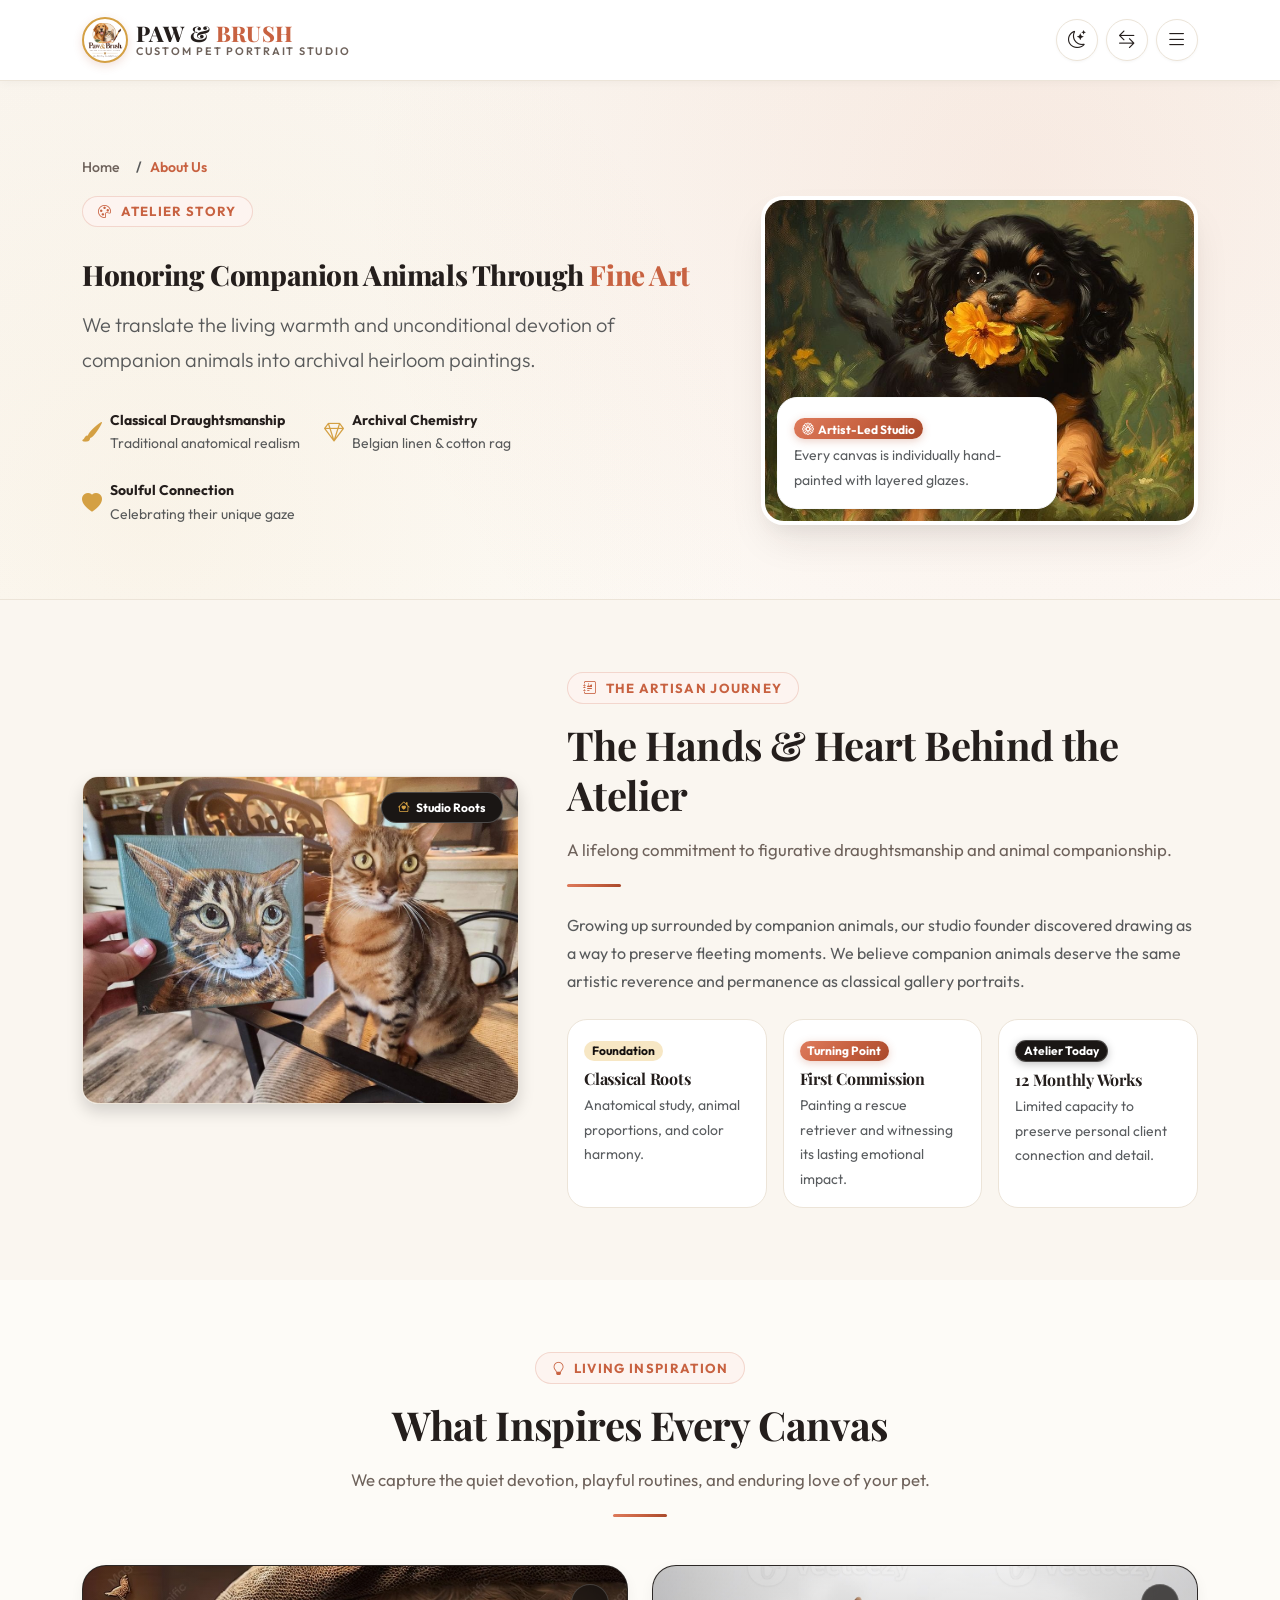
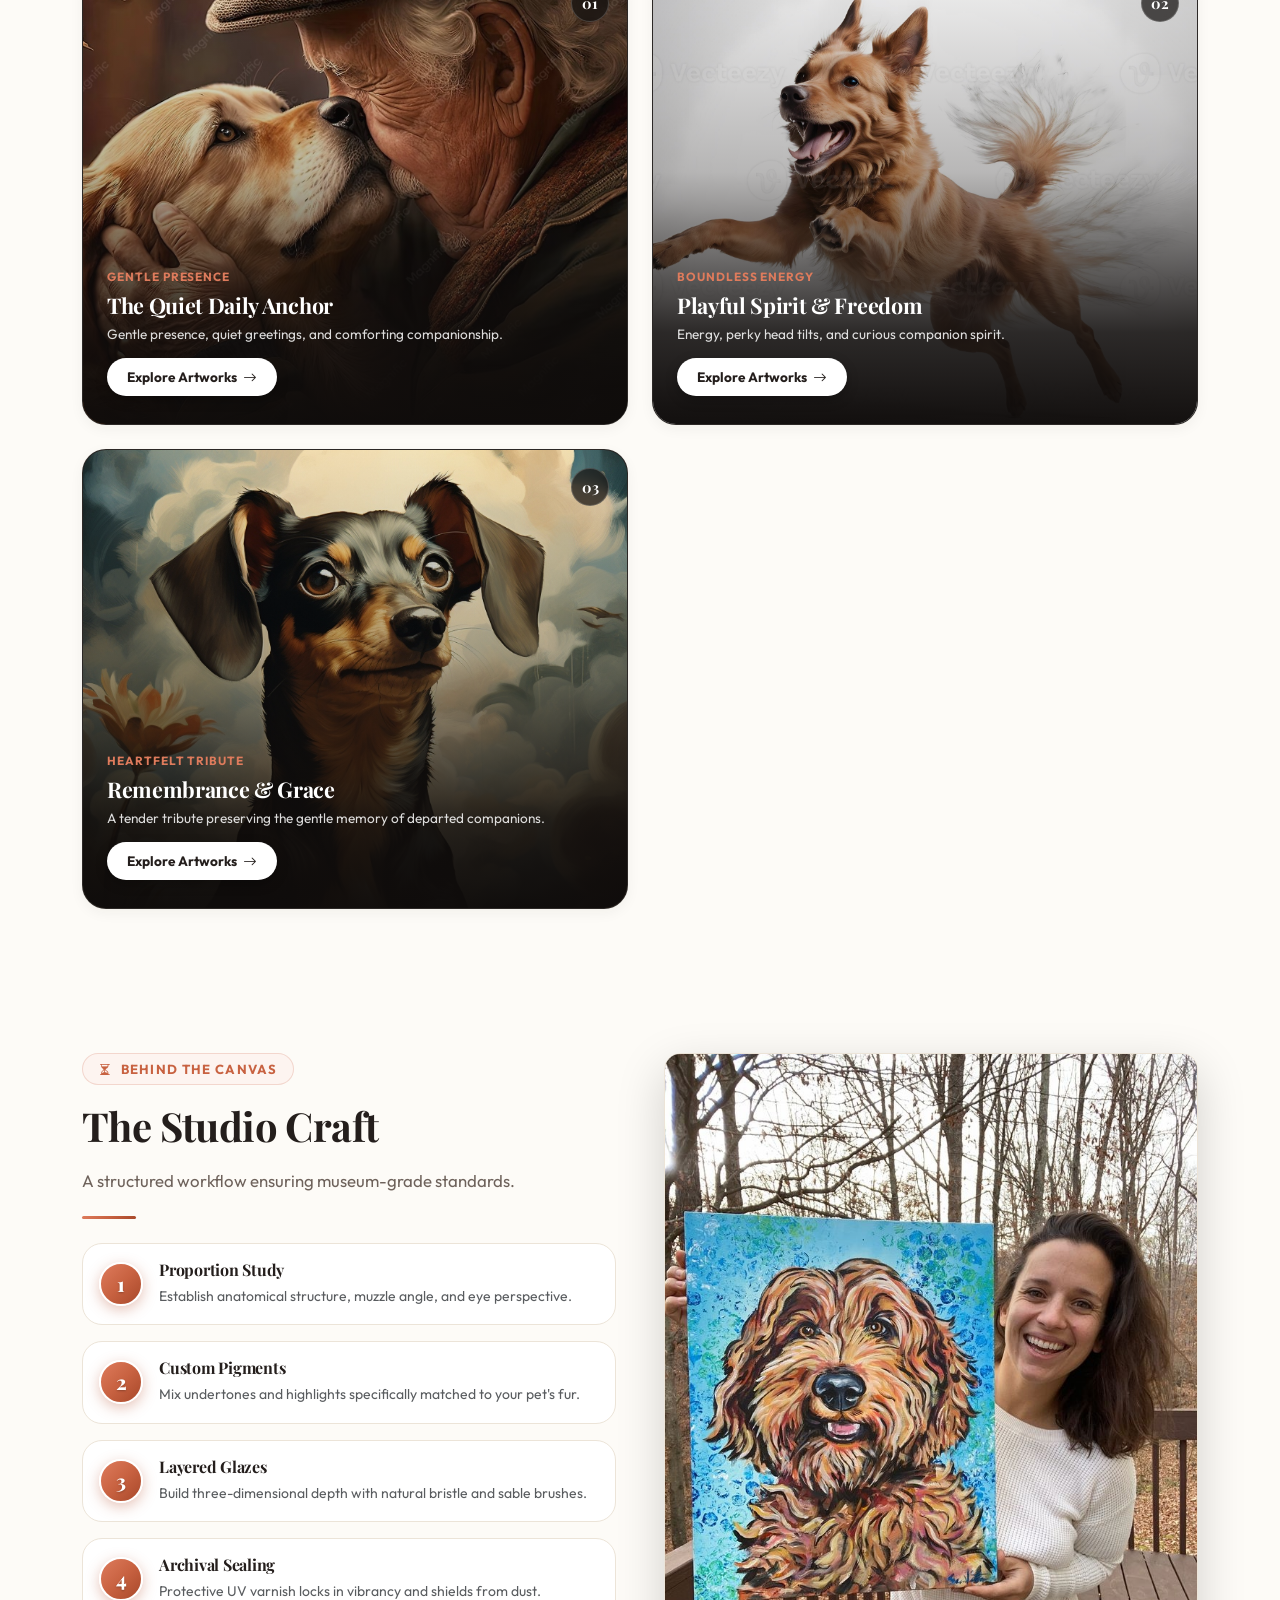
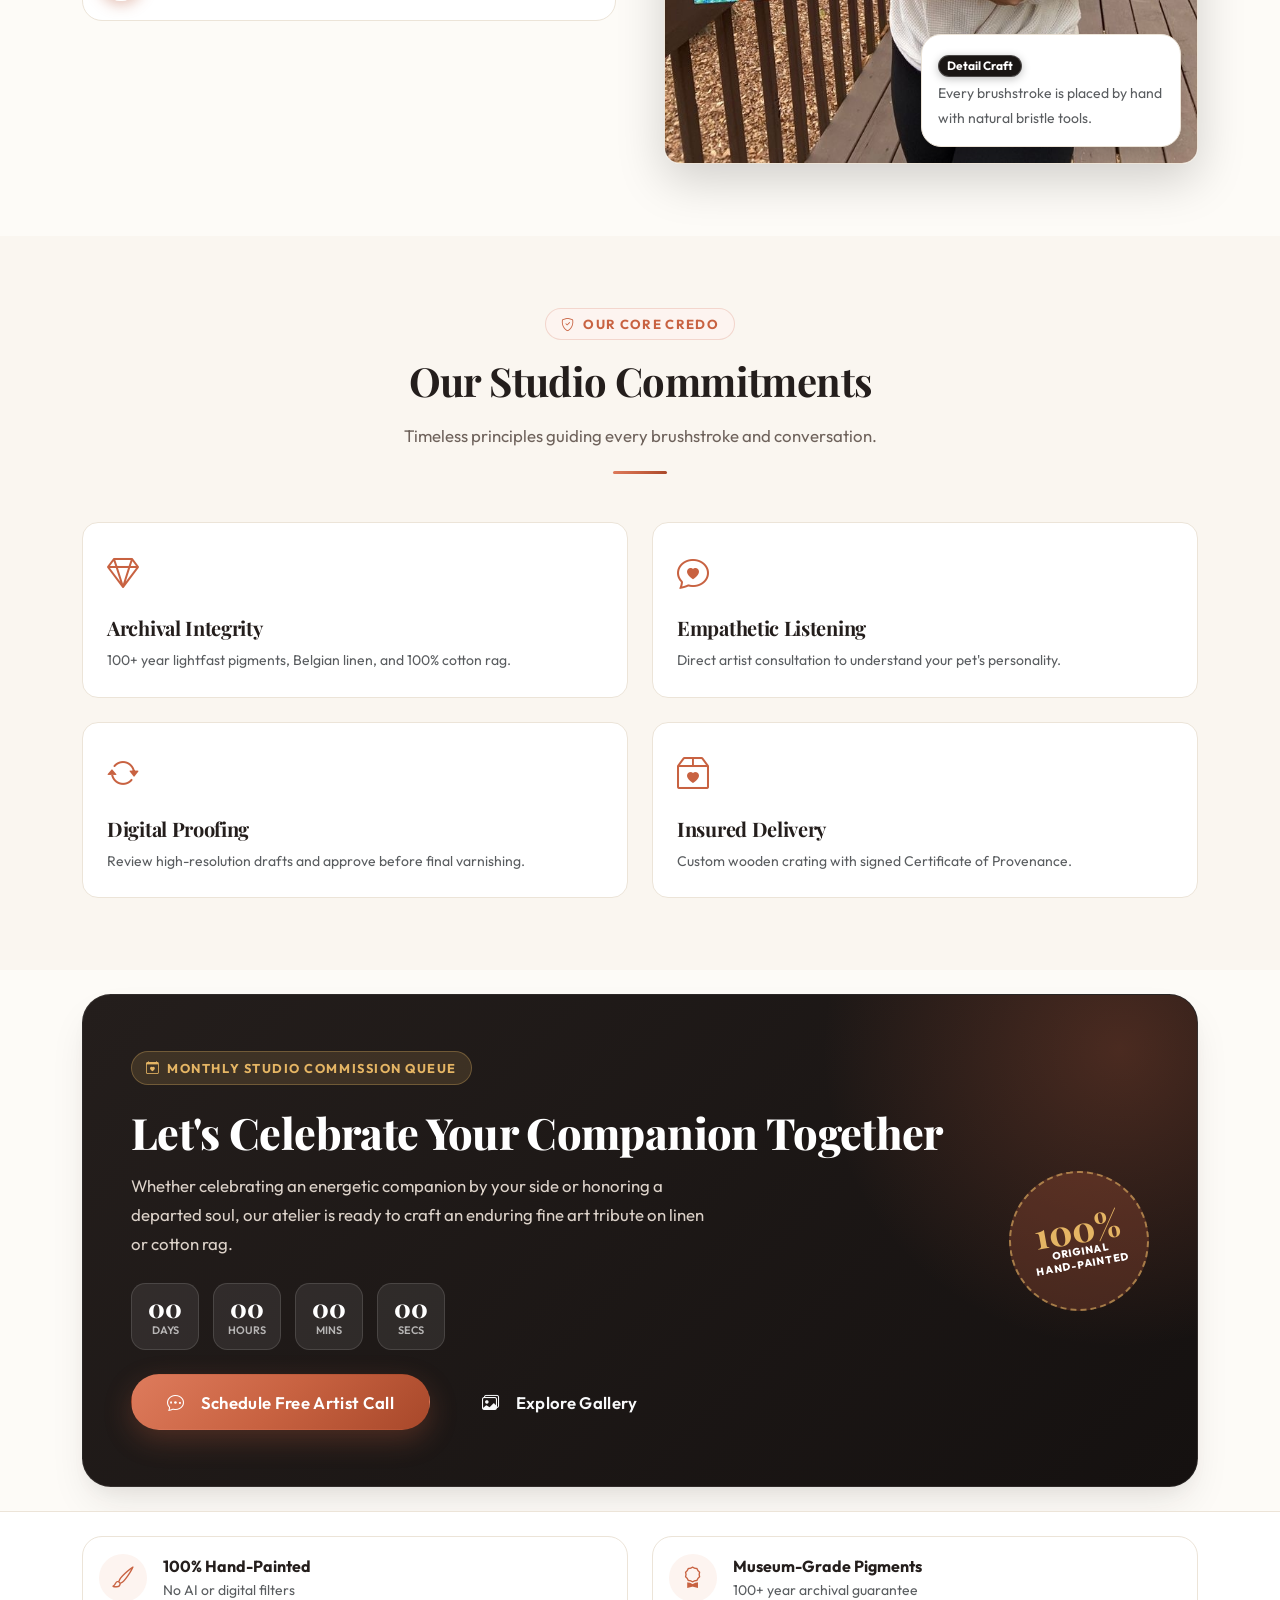
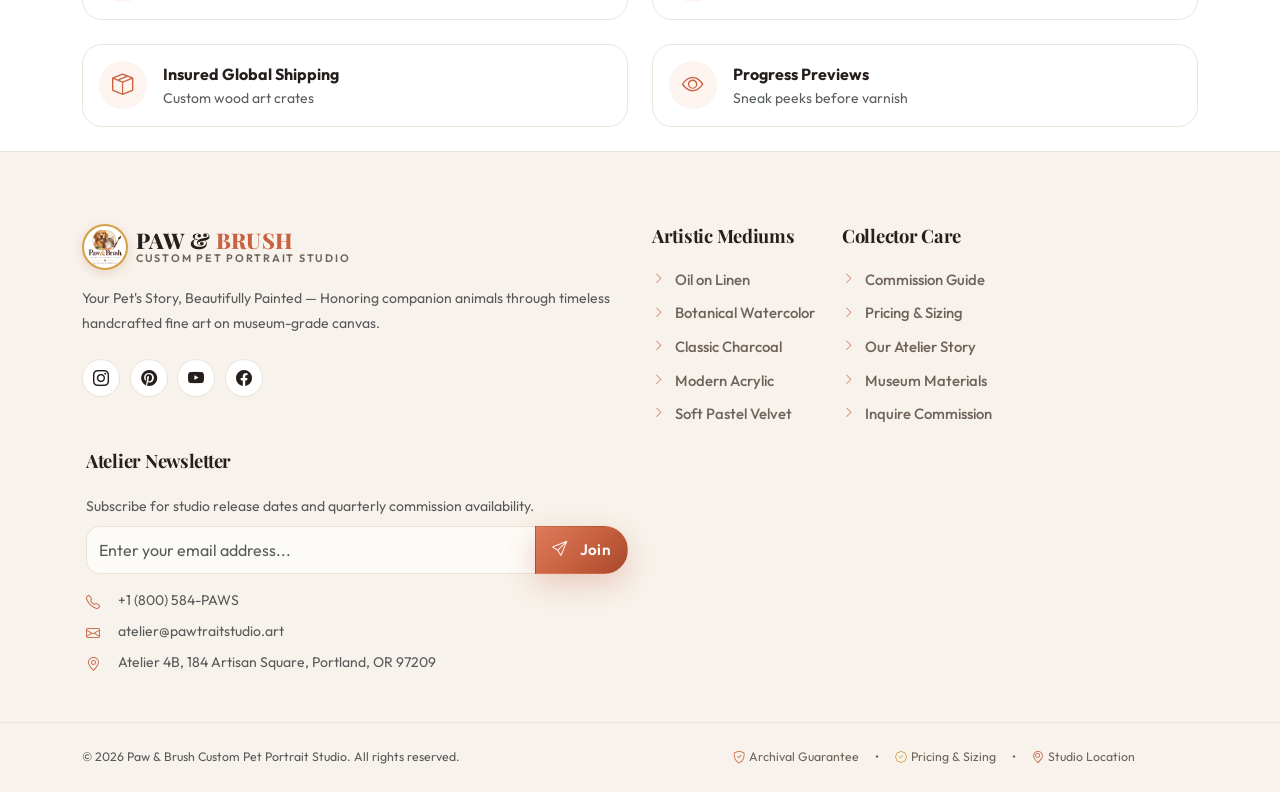
<file: about.html>
<!DOCTYPE html>
<html lang="en" data-bs-theme="light">
<head>
  <meta charset="UTF-8">
  <meta name="viewport" content="width=device-width, initial-scale=1">
  <meta name="description" content="Discover the story and fine art philosophy of Paw & Brush. Handcrafted animal portraits honoring the human-companion bond with archival classical mediums.">
  <meta name="keywords" content="about pet portrait artist, animal fine art studio, classical pet portrait painter, pet memorial art philosophy, custom animal art studio">
  <meta name="author" content="Paw & Brush">
  <title>Paw & Brush — Studio Story & Master Artist</title>
  <link rel="icon" type="image/png" href="assets/images/logo/logo.png">

  <meta property="og:type" content="website">
  <meta property="og:title" content="About Paw & Brush — The Artist & Studio Philosophy">
  <meta property="og:description" content="Your Pet's Story, Beautifully Painted. Trained in classical figurative realism, dedicated to honoring our four-legged family members with archival Belgian linen and Arches rag.">
  <meta property="og:image" content="assets/images/logo/logo.png">

  <!-- Google Fonts: Playfair Display + Outfit -->
  <link rel="preconnect" href="https://fonts.googleapis.com">
  <link rel="preconnect" href="https://fonts.gstatic.com" crossorigin>
  <link href="https://fonts.googleapis.com/css2?family=Outfit:wght@300;400;500;600;700;800&family=Playfair+Display:ital,wght@0,500;0,600;0,700;0,800;1,500;1,600;1,700&display=swap" rel="stylesheet">

  <!-- Bootstrap 5.3 + Bootstrap Icons -->
  <link rel="stylesheet" href="https://cdn.jsdelivr.net/npm/bootstrap@5.3.3/dist/css/bootstrap.min.css" data-bs-css>
  <link rel="stylesheet" href="https://cdn.jsdelivr.net/npm/bootstrap-icons@1.11.3/font/bootstrap-icons.min.css">

  <!-- Atelier Shared Design System -->
  <link rel="stylesheet" href="assets/css/style.css">
  <link rel="stylesheet" href="assets/css/dark-mode.css">
  <link rel="stylesheet" href="assets/css/rtl.css">
  <link rel="stylesheet" href="assets/css/responsive.css">

  <!-- Pre-paint Theme & RTL Restoration (Supports URL query params ?theme=dark & ?dir=rtl) -->
  <script>
    (function () {
      try {
        var urlParams = new URLSearchParams(window.location.search);
        var qTheme = urlParams.get("theme");
        var qDir = urlParams.get("dir");
        var t = qTheme || localStorage.getItem("pet-portrait-theme");
        if (t) {
          document.documentElement.setAttribute("data-bs-theme", t);
        }
        var r = qDir || localStorage.getItem("pet-portrait-dir");
        if (r) {
          document.documentElement.setAttribute("dir", r);
          if (r === "rtl") {
            var l = document.querySelector("link[data-bs-css]");
            if (l) l.href = "https://cdn.jsdelivr.net/npm/bootstrap@5.3.3/dist/css/bootstrap.rtl.min.css";
          }
        }
      } catch (e) {}
    })();
  </script>
</head>
<body>

  <!-- Preloader — Handcrafted Atelier Presentation -->
  <div class="preloader" id="preloader" role="status" aria-label="Loading Paw & Brush">
    <div class="preloader-inner">
      <div class="preloader-emblem">
        <div class="preloader-spin-ring"></div>
        <div class="preloader-badge-center">
          <img src="assets/images/logo/logo.png" alt="Paw & Brush Custom Pet Portrait Studio" class="preloader-logo-img logo-light-only" width="100" height="100">
          <img src="assets/images/logo/logo-dark.png" alt="Paw & Brush Custom Pet Portrait Studio" class="preloader-logo-img logo-dark-only" width="100" height="100">
        </div>
      </div>
      <div class="preloader-brand">
        <span class="preloader-title">PAW &amp; <span class="text-brand">BRUSH</span></span>
        <span class="preloader-subtitle">Custom Pet Portrait Studio</span>
        <span class="preloader-slogan">Your Pet's Story, Beautifully Painted</span>
      </div>
      <div class="preloader-track">
        <div class="preloader-bar"></div>
      </div>
      <div class="preloader-caption">
        <i class="bi bi-brush text-brand me-1"></i> Handcrafting Masterworks...
      </div>
    </div>
  </div>

  <!-- Shared Sticky Navbar -->
  <div id="navbar-container"></div>

  <main id="mainContent">

    <!-- ======================================================================
         SECTION 1: ARTISTIC HERO
         ====================================================================== -->
    <section class="about-hero" id="aboutHero">
      <div class="container position-relative z-2">
        <nav aria-label="breadcrumb">
          <ol class="breadcrumb mb-3">
            <li class="breadcrumb-item"><a href="index.html" class="text-decoration-none">Home</a></li>
            <li class="breadcrumb-item active text-brand" aria-current="page">About Us</li>
          </ol>
        </nav>

        <div class="row align-items-center g-5">
          <div class="col-lg-7">
            <div class="eyebrow mb-3">
              <i class="bi bi-palette text-brand"></i>
              <span>Atelier Story</span>
            </div>
            <h1 class="hero-title mb-3">
              Honoring Companion Animals Through <span class="text-serif-italic text-brand">Fine Art</span>
            </h1>
            <p class="lead text-muted mb-4">
              We translate the living warmth and unconditional devotion of companion animals into archival heirloom paintings.
            </p>

            <div class="d-flex flex-wrap gap-4 pt-2 text-muted small">
              <div class="d-flex align-items-center gap-2">
                <i class="bi bi-brush-fill text-gold fs-5"></i>
                <div>
                  <strong class="d-block text-ink">Classical Draughtsmanship</strong>
                  <span>Traditional anatomical realism</span>
                </div>
              </div>
              <div class="d-flex align-items-center gap-2">
                <i class="bi bi-gem text-gold fs-5"></i>
                <div>
                  <strong class="d-block text-ink">Archival Chemistry</strong>
                  <span>Belgian linen & cotton rag</span>
                </div>
              </div>
              <div class="d-flex align-items-center gap-2">
                <i class="bi bi-heart-fill text-gold fs-5"></i>
                <div>
                  <strong class="d-block text-ink">Soulful Connection</strong>
                  <span>Celebrating their unique gaze</span>
                </div>
              </div>
            </div>
          </div>

          <div class="col-lg-5">
            <div class="position-relative">
              <div class="rounded-4 overflow-hidden shadow-lg border border-2 border-white">
                <img src="assets/images/artists/about_hero_artist.jpg" alt="Playful Cavalier King Charles Spaniel puppy with flower in mouth hand-painted in oil" class="w-100 h-auto" width="600" height="420" style="object-fit: cover; object-position: center 30%; aspect-ratio: 800 / 599; max-height: 440px;" loading="eager">
              </div>
              <div class="position-absolute bottom-0 start-0 m-2 m-sm-3 p-2 p-sm-3 bg-white bg-opacity-95 rounded-3 shadow-sm border border-light" style="max-width: min(280px, calc(100% - 1rem));">
                <span class="badge bg-brand text-white mb-1"><i class="bi bi-flower1 me-1"></i>Artist-Led Studio</span>
                <p class="small text-muted mb-0">Every canvas is individually hand-painted with layered glazes.</p>
              </div>
            </div>
          </div>
        </div>
      </div>
    </section>

    <!-- ======================================================================
         SECTION 2: ARTIST INTRODUCTION AND STORY
         ====================================================================== -->
    <section class="section bg-surface-2" id="aboutStory">
      <div class="container">
        <div class="row align-items-center g-5">
          <div class="col-lg-5">
            <div class="position-relative">
              <div class="rounded-4 overflow-hidden shadow border border-soft">
                <img src="assets/images/artists/about_story_cat.jpg" alt="PawTrait Atelier Companion Bengal Cat Next to Finished Miniature Oil Portrait" class="w-100 h-auto" width="500" height="380" loading="lazy">
              </div>
              <div class="badge bg-dark text-white position-absolute top-0 end-0 m-3 py-2 px-3 rounded-pill shadow">
                <i class="bi bi-house-heart me-1 text-gold"></i> Studio Roots
              </div>
            </div>
          </div>

          <div class="col-lg-7">
            <div class="section-head text-start mb-4">
              <span class="eyebrow"><i class="bi bi-journal-richtext"></i> The Artisan Journey</span>
              <h2 class="section-title">The Hands & Heart Behind the Atelier</h2>
              <p class="section-subtitle">
                A lifelong commitment to figurative draughtsmanship and animal companionship.
              </p>
              <div class="divider-brand ms-0"></div>
            </div>

            <p class="text-muted mb-4">
              Growing up surrounded by companion animals, our studio founder discovered drawing as a way to preserve fleeting moments. We believe companion animals deserve the same artistic reverence and permanence as classical gallery portraits.
            </p>

            <div class="row g-3">
              <div class="col-sm-4">
                <div class="p-3 bg-surface rounded-3 border border-soft h-100">
                  <span class="badge bg-gold-light text-ink mb-2">Foundation</span>
                  <h6 class="fw-bold mb-1">Classical Roots</h6>
                  <p class="small text-muted mb-0">Anatomical study, animal proportions, and color harmony.</p>
                </div>
              </div>
              <div class="col-sm-4">
                <div class="p-3 bg-surface rounded-3 border border-soft h-100">
                  <span class="badge bg-brand text-white mb-2">Turning Point</span>
                  <h6 class="fw-bold mb-1">First Commission</h6>
                  <p class="small text-muted mb-0">Painting a rescue retriever and witnessing its lasting emotional impact.</p>
                </div>
              </div>
              <div class="col-sm-4">
                <div class="p-3 bg-surface rounded-3 border border-soft h-100">
                  <span class="badge bg-dark text-white mb-2">Atelier Today</span>
                  <h6 class="fw-bold mb-1">12 Monthly Works</h6>
                  <p class="small text-muted mb-0">Limited capacity to preserve personal client connection and detail.</p>
                </div>
              </div>
            </div>
          </div>
        </div>
      </div>
    </section>

    <!-- ======================================================================
         SECTION 3: INSPIRATION BEHIND THE ARTWORK
         ====================================================================== -->
    <section class="section" id="aboutInspiration">
      <div class="container">
        <div class="section-head center mb-5">
          <span class="eyebrow"><i class="bi bi-lightbulb"></i> Living Inspiration</span>
          <h2 class="section-title">What Inspires Every Canvas</h2>
          <p class="section-subtitle">We capture the quiet devotion, playful routines, and enduring love of your pet.</p>
          <div class="divider-brand"></div>
        </div>

        <div class="row g-4">
          <!-- Inspiration 1: Quiet Devotion -->
          <div class="col-12 col-md-4">
            <div class="ref-card ref-card-tall">
              <img src="assets/images/artists/about_insp_devotion_elderly.jpg" alt="Devoted Companion Golden Retriever Resting Forehead with Caring Elder" class="ref-card-img" loading="lazy">
              <div class="ref-card-overlay"></div>
              <span class="ref-card-badge-num">01</span>
              <div class="ref-card-content">
                <span class="ref-card-eyebrow">GENTLE PRESENCE</span>
                <h3 class="ref-card-title">The Quiet Daily Anchor</h3>
                <p class="ref-card-desc">Gentle presence, quiet greetings, and comforting companionship.</p>
                <a href="portfolio.html" class="ref-card-btn">
                  <span>Explore Artworks</span>
                  <i class="bi bi-arrow-right"></i>
                </a>
              </div>
            </div>
          </div>

          <!-- Inspiration 2: Boundless Joy -->
          <div class="col-12 col-md-4">
            <div class="ref-card ref-card-tall">
              <img src="assets/images/artists/about_insp_energy_running.png" alt="Joyful Golden Retriever Leaping with Boundless Energy in Motion" class="ref-card-img" loading="lazy">
              <div class="ref-card-overlay"></div>
              <span class="ref-card-badge-num">02</span>
              <div class="ref-card-content">
                <span class="ref-card-eyebrow">BOUNDLESS ENERGY</span>
                <h3 class="ref-card-title">Playful Spirit & Freedom</h3>
                <p class="ref-card-desc">Energy, perky head tilts, and curious companion spirit.</p>
                <a href="portfolio.html" class="ref-card-btn">
                  <span>Explore Artworks</span>
                  <i class="bi bi-arrow-right"></i>
                </a>
              </div>
            </div>
          </div>

          <!-- Inspiration 3: Eternal Remembrance -->
          <div class="col-12 col-md-4">
            <div class="ref-card ref-card-tall">
              <img src="assets/images/artists/about_insp_grace_dachshund.jpg" alt="Soulful Dachshund Looking Towards Clouds with Blossom Memorial Art" class="ref-card-img" loading="lazy">
              <div class="ref-card-overlay"></div>
              <span class="ref-card-badge-num">03</span>
              <div class="ref-card-content">
                <span class="ref-card-eyebrow">HEARTFELT TRIBUTE</span>
                <h3 class="ref-card-title">Remembrance & Grace</h3>
                <p class="ref-card-desc">A tender tribute preserving the gentle memory of departed companions.</p>
                <a href="portfolio.html" class="ref-card-btn">
                  <span>Explore Artworks</span>
                  <i class="bi bi-arrow-right"></i>
                </a>
              </div>
            </div>
          </div>
        </div>
      </div>
    </section>


    <!-- ======================================================================
         SECTION 5: CREATIVE PROCESS
         ====================================================================== -->
    <section class="section" id="aboutProcess">
      <div class="container">
        <div class="row align-items-stretch g-5">
          <div class="col-lg-6">
            <div class="section-head text-start mb-4">
              <span class="eyebrow"><i class="bi bi-hourglass-split"></i> Behind the Canvas</span>
              <h2 class="section-title">The Studio Craft</h2>
              <p class="section-subtitle">
                A structured workflow ensuring museum-grade standards.
              </p>
              <div class="divider-brand ms-0"></div>
            </div>

            <div class="d-flex flex-column gap-3">
              <div class="d-flex gap-3 align-items-center p-3 bg-surface rounded-3 border border-soft shadow-xs">
                <span class="process-step-num-badge">1</span>
                <div>
                  <h6 class="fw-bold mb-1">Proportion Study</h6>
                  <p class="small text-muted mb-0">Establish anatomical structure, muzzle angle, and eye perspective.</p>
                </div>
              </div>

              <div class="d-flex gap-3 align-items-center p-3 bg-surface rounded-3 border border-soft shadow-xs">
                <span class="process-step-num-badge">2</span>
                <div>
                  <h6 class="fw-bold mb-1">Custom Pigments</h6>
                  <p class="small text-muted mb-0">Mix undertones and highlights specifically matched to your pet's fur.</p>
                </div>
              </div>

              <div class="d-flex gap-3 align-items-center p-3 bg-surface rounded-3 border border-soft shadow-xs">
                <span class="process-step-num-badge">3</span>
                <div>
                  <h6 class="fw-bold mb-1">Layered Glazes</h6>
                  <p class="small text-muted mb-0">Build three-dimensional depth with natural bristle and sable brushes.</p>
                </div>
              </div>

              <div class="d-flex gap-3 align-items-center p-3 bg-surface rounded-3 border border-soft shadow-xs">
                <span class="process-step-num-badge">4</span>
                <div>
                  <h6 class="fw-bold mb-1">Archival Sealing</h6>
                  <p class="small text-muted mb-0">Protective UV varnish locks in vibrancy and shields from dust.</p>
                </div>
              </div>
            </div>
          </div>

          <div class="col-lg-6 position-relative">
            <div class="about-craft-img-wrap">
              <div class="about-craft-frame rounded-4 overflow-hidden shadow-lg border border-soft position-relative">
                <img src="assets/images/artists/about_craft_artist.jpg" alt="Artist Displaying Completed Custom Fine Art Dog Canvas Portrait" class="w-100 h-100" style="object-fit: cover; object-position: center 25%; display: block;" loading="lazy">
                <div class="position-absolute bottom-0 end-0 m-3 p-3 bg-surface rounded-3 shadow border border-soft" style="max-width: 260px;">
                  <span class="badge bg-dark text-white mb-1">Detail Craft</span>
                  <p class="small text-muted mb-0">Every brushstroke is placed by hand with natural bristle tools.</p>
                </div>
              </div>
            </div>
          </div>
        </div>
      </div>
    </section>

    <!-- ======================================================================
         SECTION 6: VALUES AND CUSTOMER EXPERIENCE
         ====================================================================== -->
    <section class="section bg-surface-2" id="aboutValues">
      <div class="container">
        <div class="section-head center mb-5">
          <span class="eyebrow"><i class="bi bi-shield-check"></i> Our Core Credo</span>
          <h2 class="section-title">Our Studio Commitments</h2>
          <p class="section-subtitle">Timeless principles guiding every brushstroke and conversation.</p>
          <div class="divider-brand"></div>
        </div>

        <div class="row g-4">
          <!-- Value 1 -->
          <div class="col-12 col-sm-6 col-lg-3">
            <div class="p-4 bg-surface rounded-4 border border-soft h-100 d-flex flex-column justify-content-between shadow-xs">
              <div>
                <div class="text-brand fs-2 mb-3"><i class="bi bi-gem"></i></div>
                <h5 class="fw-bold mb-2">Archival Integrity</h5>
                <p class="small text-muted mb-0">
                  100+ year lightfast pigments, Belgian linen, and 100% cotton rag.
                </p>
              </div>
            </div>
          </div>

          <!-- Value 2 -->
          <div class="col-12 col-sm-6 col-lg-3">
            <div class="p-4 bg-surface rounded-4 border border-soft h-100 d-flex flex-column justify-content-between shadow-xs">
              <div>
                <div class="text-brand fs-2 mb-3"><i class="bi bi-chat-heart"></i></div>
                <h5 class="fw-bold mb-2">Empathetic Listening</h5>
                <p class="small text-muted mb-0">
                  Direct artist consultation to understand your pet's personality.
                </p>
              </div>
            </div>
          </div>

          <!-- Value 3 -->
          <div class="col-12 col-sm-6 col-lg-3">
            <div class="p-4 bg-surface rounded-4 border border-soft h-100 d-flex flex-column justify-content-between shadow-xs">
              <div>
                <div class="text-brand fs-2 mb-3"><i class="bi bi-arrow-repeat"></i></div>
                <h5 class="fw-bold mb-2">Digital Proofing</h5>
                <p class="small text-muted mb-0">
                  Review high-resolution drafts and approve before final varnishing.
                </p>
              </div>
            </div>
          </div>

          <!-- Value 4 -->
          <div class="col-12 col-sm-6 col-lg-3">
            <div class="p-4 bg-surface rounded-4 border border-soft h-100 d-flex flex-column justify-content-between shadow-xs">
              <div>
                <div class="text-brand fs-2 mb-3"><i class="bi bi-box2-heart"></i></div>
                <h5 class="fw-bold mb-2">Insured Delivery</h5>
                <p class="small text-muted mb-0">
                  Custom wooden crating with signed Certificate of Provenance.
                </p>
              </div>
            </div>
          </div>
        </div>
      </div>
    </section>

    <!-- ======================================================================
         SECTION 7: CONTACT CTA BANNER & FOOTER
         ====================================================================== -->
    <section class="section py-4" id="aboutCta">
      <div class="container">
        <div class="offer-banner" data-countdown="2026-11-30T23:59:59">
          <div class="ob-inner">
            <div>
              <span class="ob-tag"><i class="bi bi-calendar-heart"></i> Monthly Studio Commission Queue</span>
              <h2>Let's Celebrate Your Companion Together</h2>
              <p>Whether celebrating an energetic companion by your side or honoring a departed soul, our atelier is ready to craft an enduring fine art tribute on linen or cotton rag.</p>
              
              <div class="d-flex flex-wrap gap-4 align-items-center">
                <div class="countdown" aria-label="Countdown to next slot closing">
                  <div class="cd-box"><div class="cd-num cd-days">14</div><div class="cd-label">Days</div></div>
                  <div class="cd-box"><div class="cd-num cd-hours">08</div><div class="cd-label">Hours</div></div>
                  <div class="cd-box"><div class="cd-num cd-mins">42</div><div class="cd-label">Mins</div></div>
                  <div class="cd-box"><div class="cd-num cd-secs">15</div><div class="cd-label">Secs</div></div>
                </div>

                <div class="d-flex flex-wrap gap-3">
                  <a href="contact.html?type=consultation" class="btn btn-brand btn-lg">
                    <i class="bi bi-chat-dots me-2"></i>Schedule Free Artist Call
                  </a>
                  <a href="portfolio.html" class="btn btn-outline-light btn-lg">
                    <i class="bi bi-images me-2"></i>Explore Gallery
                  </a>
                </div>
              </div>
            </div>

            <!-- Provenance Stamp -->
            <div class="discount-stamp" aria-hidden="true">
              <strong>100%</strong>
              <span>ORIGINAL<br>HAND-PAINTED</span>
            </div>
          </div>
        </div>
      </div>
    </section>

  </main>

  <!-- Shared Dynamic Footer Container -->
  <div id="footer-container"></div>

  <!-- Floating Back to Top Button -->
  <button class="back-to-top" id="backToTop" aria-label="Back to top">
    <i class="bi bi-arrow-up"></i>
  </button>

  <!-- Bootstrap 5 Bundle JS -->
  <script src="https://cdn.jsdelivr.net/npm/bootstrap@5.3.3/dist/js/bootstrap.bundle.min.js"></script>

  <!-- Atelier Shared Scripts -->
  <script src="assets/js/theme.js"></script>
  <script src="assets/js/rtl.js"></script>
  <script src="assets/js/navbar.js"></script>
  <script src="assets/js/footer.js"></script>
  <script src="assets/js/main.js"></script>
</body>
</html>
</file>
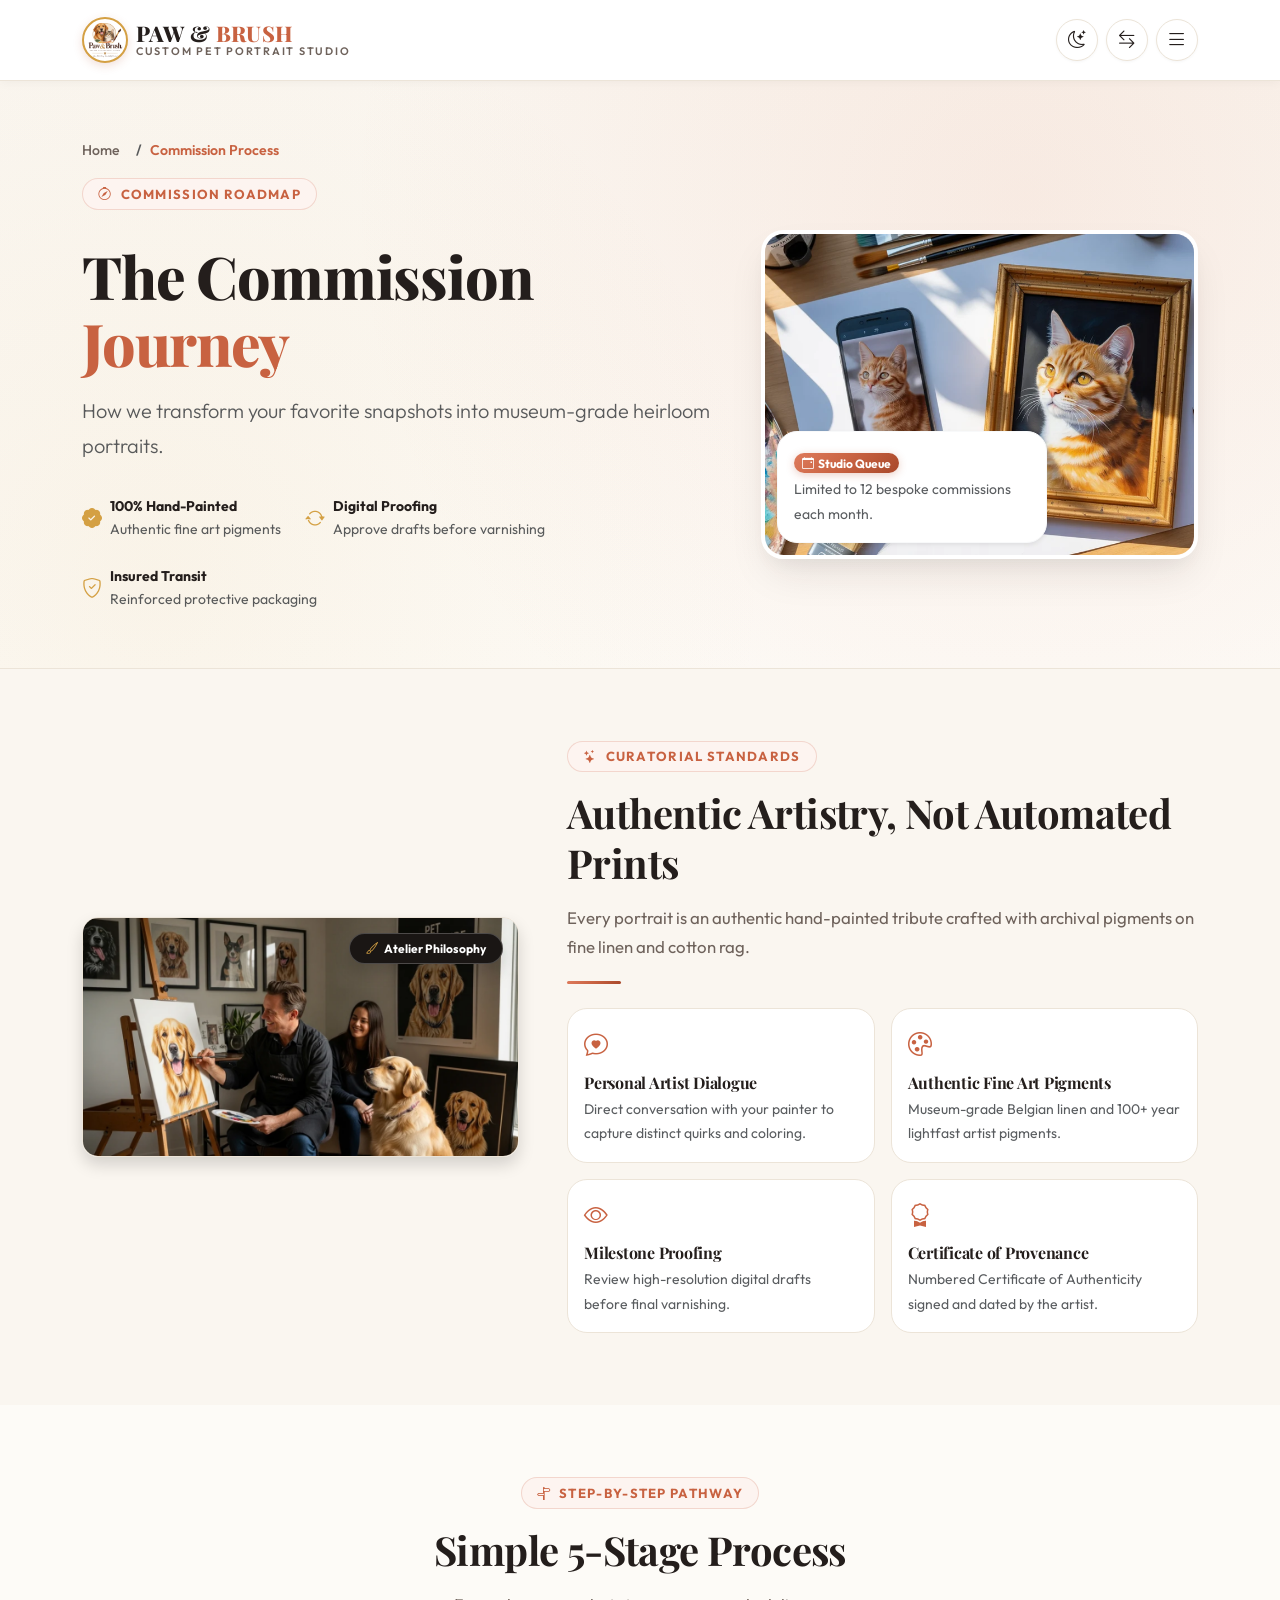
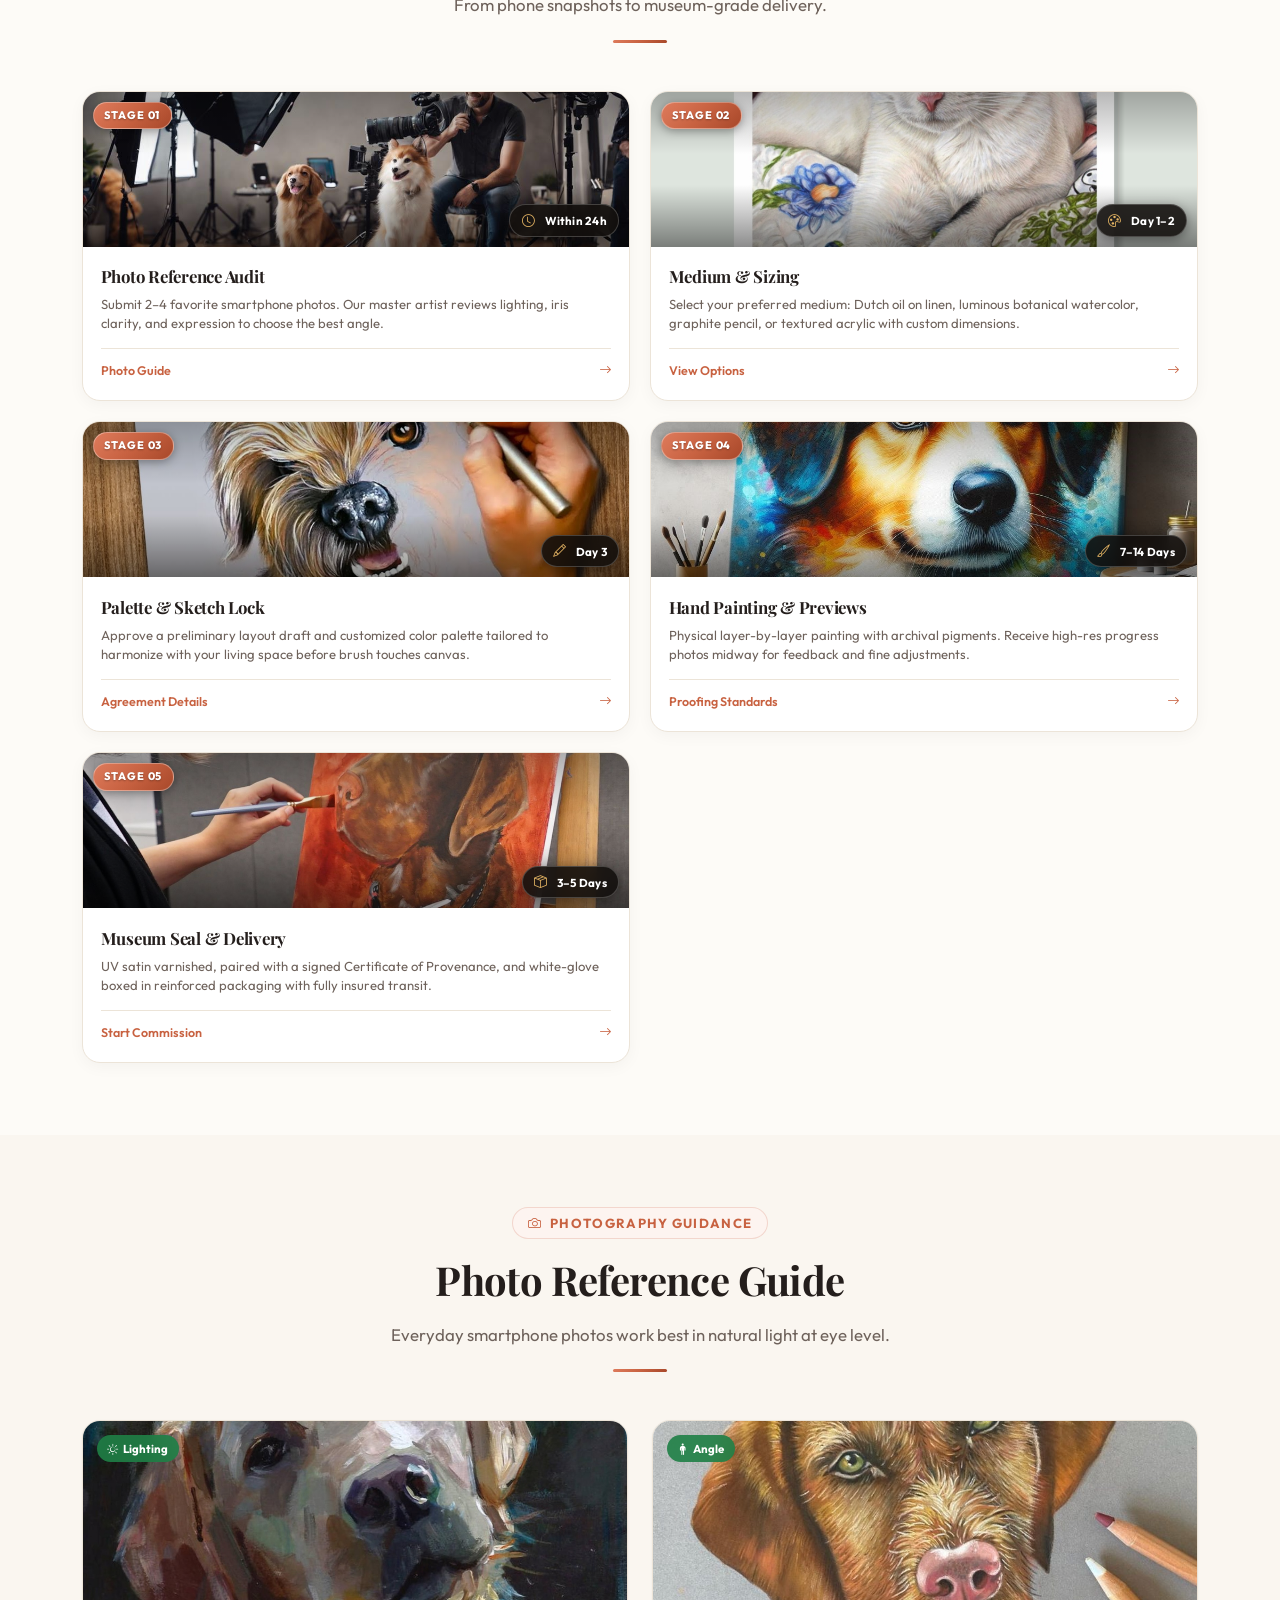
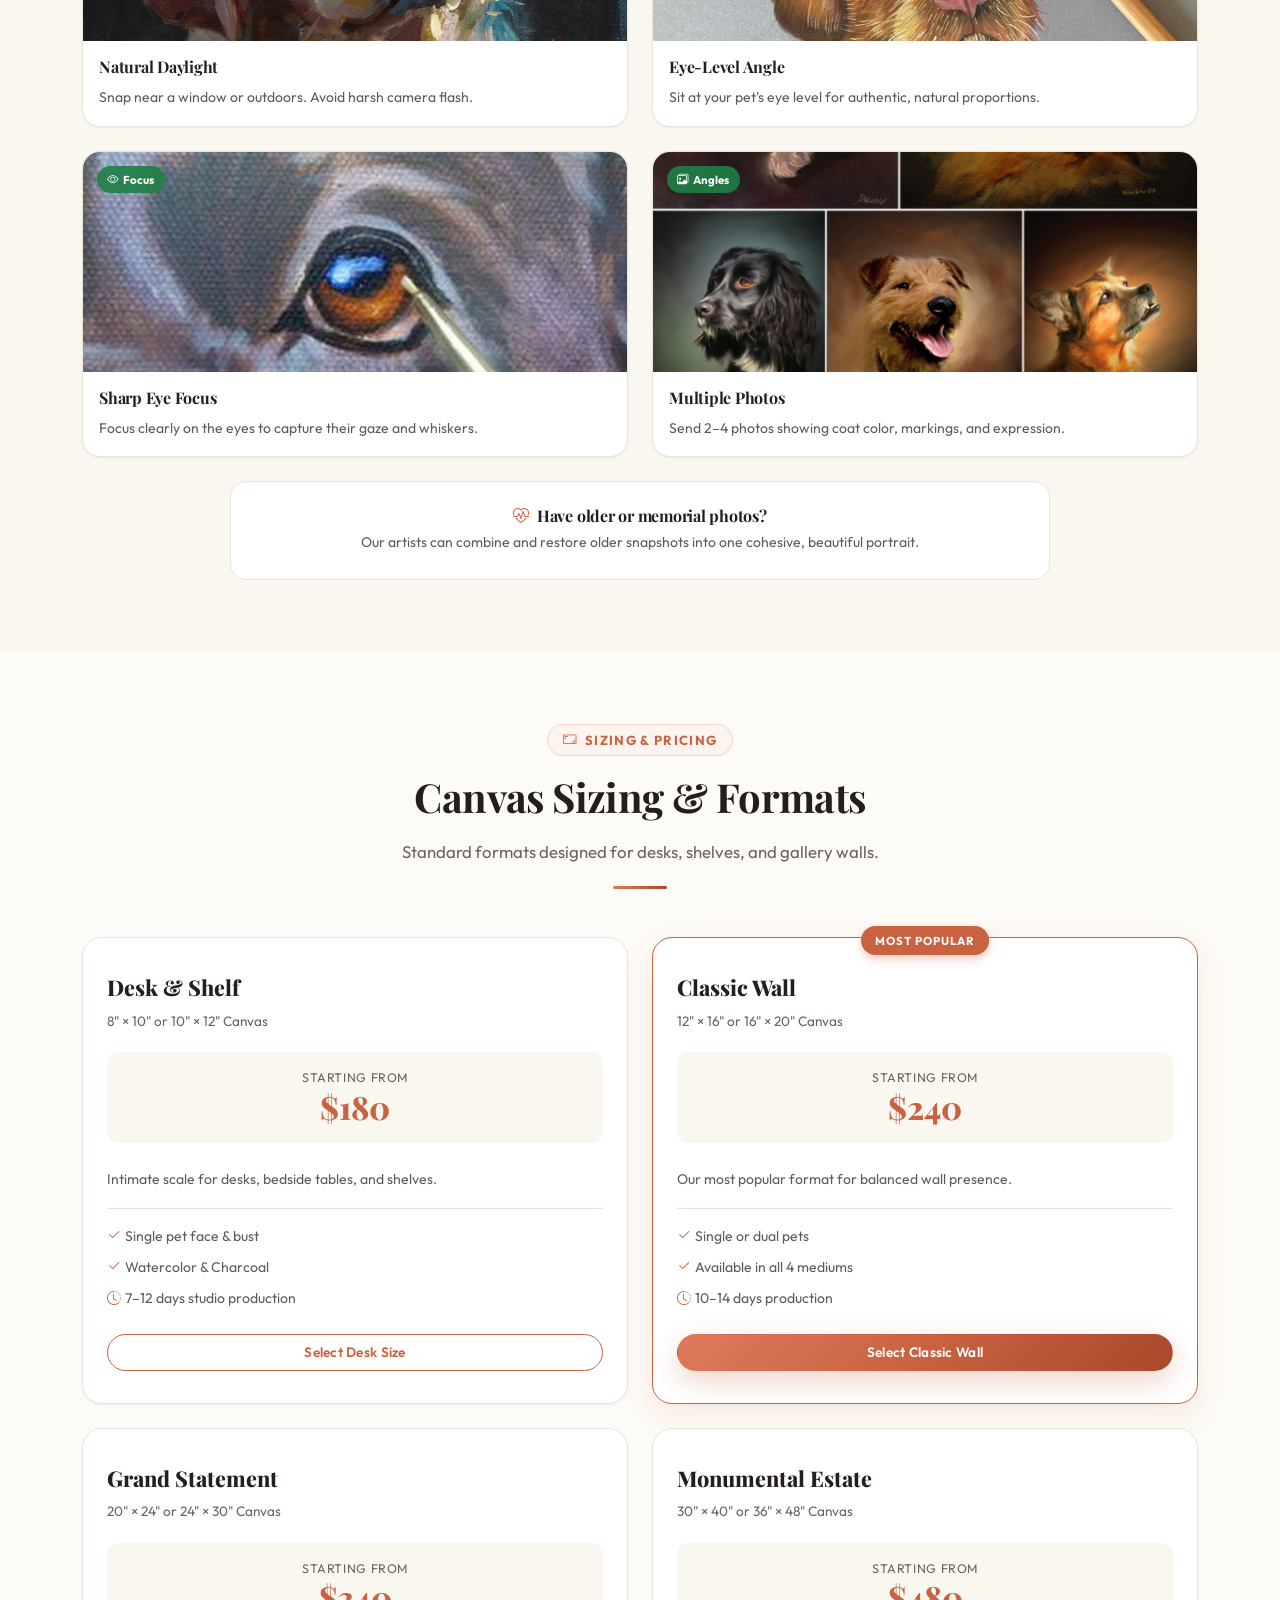
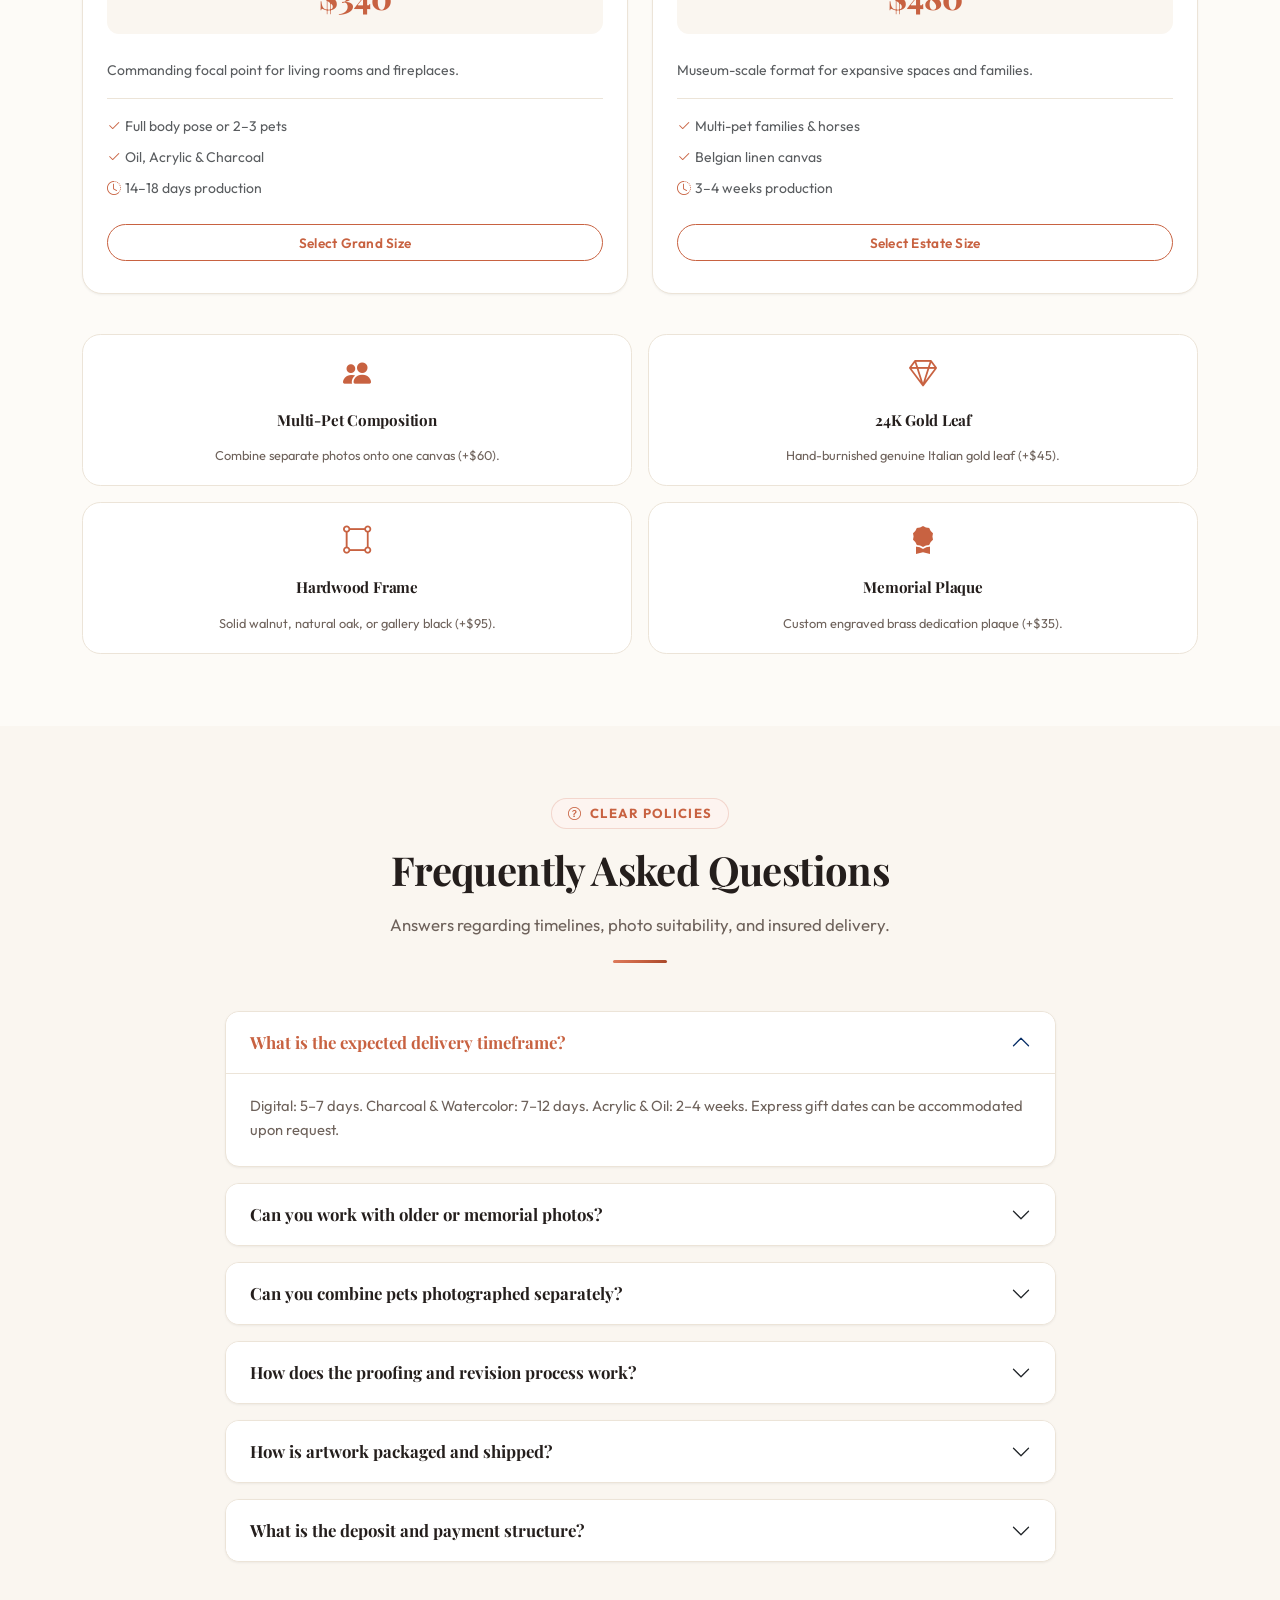
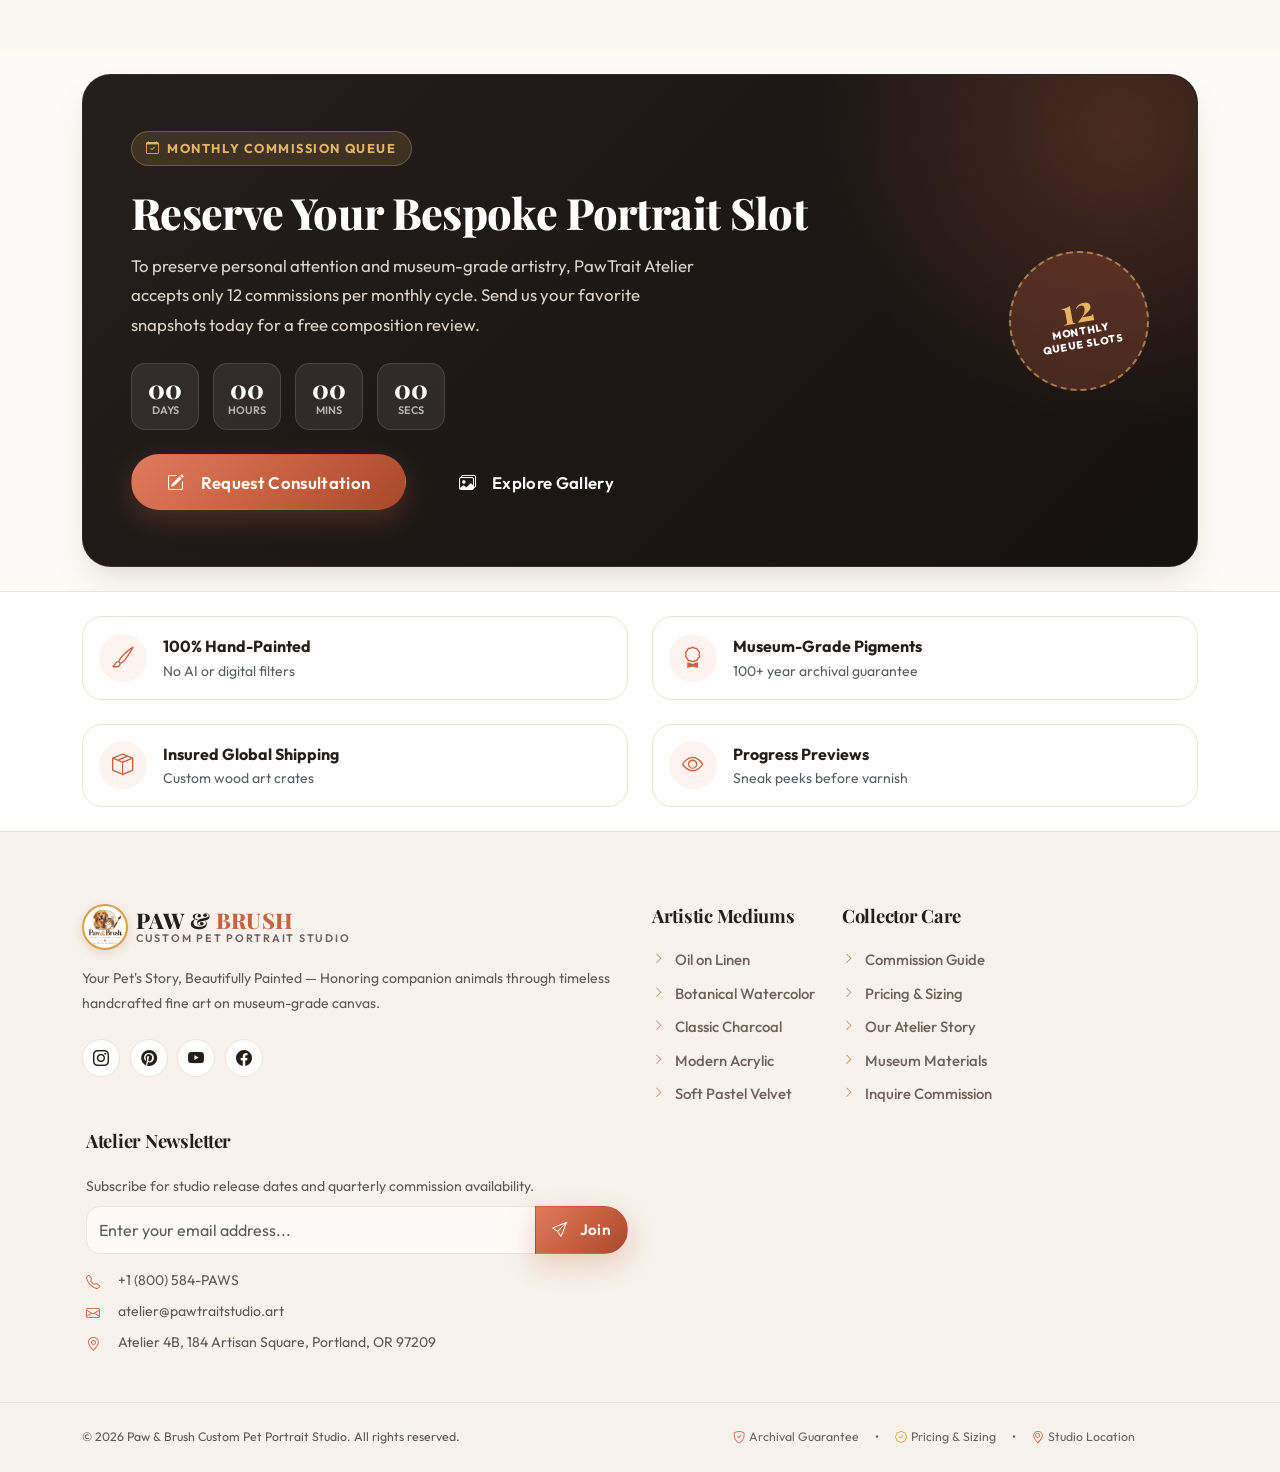
<file: commission-process.html>
<!DOCTYPE html>
<html lang="en" data-bs-theme="light">
<head>
  <meta charset="UTF-8">
  <meta name="viewport" content="width=device-width, initial-scale=1">
  <meta name="description" content="Discover how to commission a custom handcrafted pet portrait with Paw & Brush. Step-by-step guidance, pricing guide, canvas sizing, and framing options.">
  <meta name="keywords" content="commission pet portrait, pet portrait pricing, how to commission animal art, custom pet portrait process, pet portrait sizing, memorial pet portrait guide">
  <meta name="author" content="Paw & Brush">
  <title>Paw & Brush — 5-Stage Commission Process & Sizing Guide</title>
  <link rel="icon" type="image/png" href="assets/images/logo/logo.png">

  <meta property="og:type" content="website">
  <meta property="og:title" content="Commission Process & Sizing Guide — Paw & Brush">
  <meta property="og:description" content="Your Pet's Story, Beautifully Painted. From initial photo consultation to museum-grade varnishing and insured delivery.">
  <meta property="og:image" content="assets/images/logo/logo.png">

  <!-- Google Fonts: Playfair Display + Outfit -->
  <link rel="preconnect" href="https://fonts.googleapis.com">
  <link rel="preconnect" href="https://fonts.gstatic.com" crossorigin>
  <link href="https://fonts.googleapis.com/css2?family=Outfit:wght@300;400;500;600;700;800&family=Playfair+Display:ital,wght@0,500;0,600;0,700;0,800;1,500;1,600;1,700&display=swap" rel="stylesheet">

  <!-- Bootstrap 5.3 + Bootstrap Icons -->
  <link rel="stylesheet" href="https://cdn.jsdelivr.net/npm/bootstrap@5.3.3/dist/css/bootstrap.min.css" data-bs-css>
  <link rel="stylesheet" href="https://cdn.jsdelivr.net/npm/bootstrap-icons@1.11.3/font/bootstrap-icons.min.css">

  <!-- Atelier Shared Design System -->
  <link rel="stylesheet" href="assets/css/style.css">
  <link rel="stylesheet" href="assets/css/dark-mode.css">
  <link rel="stylesheet" href="assets/css/rtl.css">
  <link rel="stylesheet" href="assets/css/responsive.css">

  <!-- Pre-paint Theme & RTL Restoration (Supports URL query params ?theme=dark & ?dir=rtl) -->
  <script>
    (function () {
      try {
        var urlParams = new URLSearchParams(window.location.search);
        var qTheme = urlParams.get("theme");
        var qDir = urlParams.get("dir");
        var t = qTheme || localStorage.getItem("pet-portrait-theme");
        if (t) {
          document.documentElement.setAttribute("data-bs-theme", t);
        }
        var r = qDir || localStorage.getItem("pet-portrait-dir");
        if (r) {
          document.documentElement.setAttribute("dir", r);
          if (r === "rtl") {
            var l = document.querySelector("link[data-bs-css]");
            if (l) l.href = "https://cdn.jsdelivr.net/npm/bootstrap@5.3.3/dist/css/bootstrap.rtl.min.css";
          }
        }
      } catch (e) {}
    })();
  </script>
</head>
<body>

  <!-- Preloader — Handcrafted Atelier Presentation -->
  <div class="preloader" id="preloader" role="status" aria-label="Loading Paw & Brush">
    <div class="preloader-inner">
      <div class="preloader-emblem">
        <div class="preloader-spin-ring"></div>
        <div class="preloader-badge-center">
          <img src="assets/images/logo/logo.png" alt="Paw & Brush Custom Pet Portrait Studio" class="preloader-logo-img logo-light-only" width="100" height="100">
          <img src="assets/images/logo/logo-dark.png" alt="Paw & Brush Custom Pet Portrait Studio" class="preloader-logo-img logo-dark-only" width="100" height="100">
        </div>
      </div>
      <div class="preloader-brand">
        <span class="preloader-title">PAW &amp; <span class="text-brand">BRUSH</span></span>
        <span class="preloader-subtitle">Custom Pet Portrait Studio</span>
        <span class="preloader-slogan">Your Pet's Story, Beautifully Painted</span>
      </div>
      <div class="preloader-track">
        <div class="preloader-bar"></div>
      </div>
      <div class="preloader-caption">
        <i class="bi bi-brush text-brand me-1"></i> Handcrafting Masterworks...
      </div>
    </div>
  </div>

  <!-- Shared Sticky Navbar -->
  <div id="navbar-container"></div>

  <main id="mainContent">

    <!-- ======================================================================
         SECTION 1: HERO (Bespoke Roadmap Overview)
         ====================================================================== -->
    <section class="process-hero" id="processHero">
      <div class="container position-relative z-2">
        <nav aria-label="breadcrumb">
          <ol class="breadcrumb mb-3">
            <li class="breadcrumb-item"><a href="index.html" class="text-decoration-none">Home</a></li>
            <li class="breadcrumb-item active text-brand" aria-current="page">Commission Process</li>
          </ol>
        </nav>

        <div class="row align-items-center g-5">
          <div class="col-lg-7">
            <div class="eyebrow mb-3">
              <i class="bi bi-compass text-brand"></i>
              <span>Commission Roadmap</span>
            </div>
            <h1 class="hero-title mb-3">
              The Commission <span class="text-serif-italic text-brand">Journey</span>
            </h1>
            <p class="lead text-muted mb-4">
              How we transform your favorite snapshots into museum-grade heirloom portraits.
            </p>

            <div class="d-flex flex-wrap gap-4 pt-2 text-muted small">
              <div class="d-flex align-items-center gap-2">
                <i class="bi bi-patch-check-fill text-gold fs-5"></i>
                <div>
                  <strong class="d-block text-ink">100% Hand-Painted</strong>
                  <span>Authentic fine art pigments</span>
                </div>
              </div>
              <div class="d-flex align-items-center gap-2">
                <i class="bi bi-arrow-repeat text-gold fs-5"></i>
                <div>
                  <strong class="d-block text-ink">Digital Proofing</strong>
                  <span>Approve drafts before varnishing</span>
                </div>
              </div>
              <div class="d-flex align-items-center gap-2">
                <i class="bi bi-shield-check text-gold fs-5"></i>
                <div>
                  <strong class="d-block text-ink">Insured Transit</strong>
                  <span>Reinforced protective packaging</span>
                </div>
              </div>
            </div>
          </div>

          <div class="col-lg-5">
            <div class="position-relative">
              <div class="rounded-4 overflow-hidden shadow-lg border border-2 border-white">
                <img src="assets/images/process/proc_hero_studio.jpg" alt="Reference smartphone photo and custom framed cat portrait on artist desk" class="w-100 h-auto" width="600" height="400" loading="eager">
              </div>
              <div class="position-absolute bottom-0 start-0 m-3 p-3 bg-white bg-opacity-95 rounded-3 shadow-sm border border-light" style="max-width: 270px;">
                <span class="badge bg-brand text-white mb-1"><i class="bi bi-calendar-event me-1"></i>Studio Queue</span>
                <p class="small text-muted mb-0">Limited to 12 bespoke commissions each month.</p>
              </div>
            </div>
          </div>
        </div>
      </div>
    </section>

    <!-- ======================================================================
         SECTION 2: INTRODUCTION TO COMMISSIONING
         ====================================================================== -->
    <section class="section bg-surface-2" id="processIntro">
      <div class="container">
        <div class="row align-items-center g-5">
          <div class="col-lg-5">
            <div class="position-relative">
              <div class="rounded-4 overflow-hidden shadow border border-soft">
                <img src="assets/images/process/proc_intro_palette.jpg" alt="PawTrait Atelier artist painting bespoke golden retriever portrait at easel with collector" class="w-100 h-auto" width="500" height="380" loading="eager">
              </div>
              <div class="badge bg-dark text-white position-absolute top-0 end-0 m-3 py-2 px-3 rounded-pill shadow">
                <i class="bi bi-brush me-1 text-gold"></i> Atelier Philosophy
              </div>
            </div>
          </div>

          <div class="col-lg-7">
            <div class="section-head text-start mb-4">
              <span class="eyebrow"><i class="bi bi-stars"></i> Curatorial Standards</span>
              <h2 class="section-title">Authentic Artistry, Not Automated Prints</h2>
              <p class="section-subtitle">
                Every portrait is an authentic hand-painted tribute crafted with archival pigments on fine linen and cotton rag.
              </p>
              <div class="divider-brand ms-0"></div>
            </div>

            <div class="row g-3">
              <div class="col-sm-6">
                <div class="p-3 bg-surface rounded-3 border border-soft h-100">
                  <div class="text-brand fs-4 mb-2"><i class="bi bi-chat-heart"></i></div>
                  <h6 class="fw-bold mb-1">Personal Artist Dialogue</h6>
                  <p class="small text-muted mb-0">Direct conversation with your painter to capture distinct quirks and coloring.</p>
                </div>
              </div>

              <div class="col-sm-6">
                <div class="p-3 bg-surface rounded-3 border border-soft h-100">
                  <div class="text-brand fs-4 mb-2"><i class="bi bi-palette"></i></div>
                  <h6 class="fw-bold mb-1">Authentic Fine Art Pigments</h6>
                  <p class="small text-muted mb-0">Museum-grade Belgian linen and 100+ year lightfast artist pigments.</p>
                </div>
              </div>

              <div class="col-sm-6">
                <div class="p-3 bg-surface rounded-3 border border-soft h-100">
                  <div class="text-brand fs-4 mb-2"><i class="bi bi-eye"></i></div>
                  <h6 class="fw-bold mb-1">Milestone Proofing</h6>
                  <p class="small text-muted mb-0">Review high-resolution digital drafts before final varnishing.</p>
                </div>
              </div>

              <div class="col-sm-6">
                <div class="p-3 bg-surface rounded-3 border border-soft h-100">
                  <div class="text-brand fs-4 mb-2"><i class="bi bi-award"></i></div>
                  <h6 class="fw-bold mb-1">Certificate of Provenance</h6>
                  <p class="small text-muted mb-0">Numbered Certificate of Authenticity signed and dated by the artist.</p>
                </div>
              </div>
            </div>
          </div>
        </div>
      </div>
    </section>

    <!-- ======================================================================
         SECTION 3: STEP-BY-STEP ORDERING PROCESS
         ====================================================================== -->
    <section class="section" id="processSteps">
      <div class="container">
        <div class="section-head center mb-5">
          <span class="eyebrow"><i class="bi bi-signpost-split"></i> Step-by-Step Pathway</span>
          <h2 class="section-title">Simple 5-Stage Process</h2>
          <p class="section-subtitle">From phone snapshots to museum-grade delivery.</p>
          <div class="divider-brand"></div>
        </div>

        <!-- Simple & Clean 5-Stage Process Cards Grid -->
        <div class="clean-process-row">
          <!-- Step 01 -->
          <div class="clean-process-card">
            <div class="clean-process-thumb">
              <span class="clean-process-badge-num">STAGE 01</span>
              <span class="clean-process-time-pill"><i class="bi bi-clock me-1"></i>Within 24h</span>
              <img src="assets/images/process/proc_step_photos.jpg" alt="Professional studio photography session with two dogs and lighting softboxes" loading="lazy">
            </div>
            <div class="clean-process-body">
              <div>
                <h3 class="clean-process-title">Photo Reference Audit</h3>
                <p class="clean-process-desc">Submit 2–4 favorite smartphone photos. Our master artist reviews lighting, iris clarity, and expression to choose the best angle.</p>
              </div>
              <a href="#processGuidance" class="clean-process-btn">
                <span>Photo Guide</span>
                <i class="bi bi-arrow-right"></i>
              </a>
            </div>
          </div>

          <!-- Step 02 -->
          <div class="clean-process-card">
            <div class="clean-process-thumb">
              <span class="clean-process-badge-num">STAGE 02</span>
              <span class="clean-process-time-pill"><i class="bi bi-palette me-1"></i>Day 1–2</span>
              <img src="assets/images/process/proc_step_medium.jpg" alt="Fine art painting study of white cat resting on embroidered floral quilt" loading="lazy">
            </div>
            <div class="clean-process-body">
              <div>
                <h3 class="clean-process-title">Medium & Sizing</h3>
                <p class="clean-process-desc">Select your preferred medium: Dutch oil on linen, luminous botanical watercolor, graphite pencil, or textured acrylic with custom dimensions.</p>
              </div>
              <a href="#processOptions" class="clean-process-btn">
                <span>View Options</span>
                <i class="bi bi-arrow-right"></i>
              </a>
            </div>
          </div>

          <!-- Step 03 -->
          <div class="clean-process-card">
            <div class="clean-process-thumb">
              <span class="clean-process-badge-num">STAGE 03</span>
              <span class="clean-process-time-pill"><i class="bi bi-pencil me-1"></i>Day 3</span>
              <img src="assets/images/process/proc_step_palette.jpg" alt="Artist hand sketching expressive terrier portrait with colored pencil" loading="lazy">
            </div>
            <div class="clean-process-body">
              <div>
                <h3 class="clean-process-title">Palette & Sketch Lock</h3>
                <p class="clean-process-desc">Approve a preliminary layout draft and customized color palette tailored to harmonize with your living space before brush touches canvas.</p>
              </div>
              <a href="#processFaq" class="clean-process-btn">
                <span>Agreement Details</span>
                <i class="bi bi-arrow-right"></i>
              </a>
            </div>
          </div>

          <!-- Step 04 -->
          <div class="clean-process-card">
            <div class="clean-process-thumb">
              <span class="clean-process-badge-num">STAGE 04</span>
              <span class="clean-process-time-pill"><i class="bi bi-brush me-1"></i>7–14 Days</span>
              <img src="assets/images/process/proc_step_painting.jpg" alt="Vibrant multi-colored dog portrait painting canvas in studio" loading="lazy">
            </div>
            <div class="clean-process-body">
              <div>
                <h3 class="clean-process-title">Hand Painting & Previews</h3>
                <p class="clean-process-desc">Physical layer-by-layer painting with archival pigments. Receive high-res progress photos midway for feedback and fine adjustments.</p>
              </div>
              <a href="#processIntro" class="clean-process-btn">
                <span>Proofing Standards</span>
                <i class="bi bi-arrow-right"></i>
              </a>
            </div>
          </div>

          <!-- Step 05 -->
          <div class="clean-process-card">
            <div class="clean-process-thumb">
              <span class="clean-process-badge-num">STAGE 05</span>
              <span class="clean-process-time-pill"><i class="bi bi-box-seam me-1"></i>3–5 Days</span>
              <img src="assets/images/process/proc_step_delivery.jpg" alt="Fine artist painting brown pointer dog on studio easel with brush" loading="lazy">
            </div>
            <div class="clean-process-body">
              <div>
                <h3 class="clean-process-title">Museum Seal & Delivery</h3>
                <p class="clean-process-desc">UV satin varnished, paired with a signed Certificate of Provenance, and white-glove boxed in reinforced packaging with fully insured transit.</p>
              </div>
              <a href="contact.html?type=commission" class="clean-process-btn">
                <span>Start Commission</span>
                <i class="bi bi-arrow-right"></i>
              </a>
            </div>
          </div>
        </div>
      </div>
    </section>

    <!-- ======================================================================
         SECTION 4: PET PHOTO AND REFERENCE-IMAGE GUIDANCE
         ====================================================================== -->
    <section class="section bg-surface-2" id="processGuidance">
      <div class="container">
        <div class="section-head center mb-5">
          <span class="eyebrow"><i class="bi bi-camera"></i> Photography Guidance</span>
          <h2 class="section-title">Photo Reference Guide</h2>
          <p class="section-subtitle">
            Everyday smartphone photos work best in natural light at eye level.
          </p>
          <div class="divider-brand"></div>
        </div>

        <div class="row g-4">
          <!-- Tip 1: Natural Daylight -->
          <div class="col-12 col-sm-6 col-lg-3">
            <div class="guidance-card">
              <div class="guidance-thumb">
                <span class="guidance-tag"><i class="bi bi-sun me-1"></i>Lighting</span>
                <img src="assets/images/process/proc_guide_light.jpg" alt="Golden Labrador in Natural Ambient Sunlight" loading="eager">
              </div>
              <div class="p-3 flex-grow-1 d-flex flex-column justify-content-between">
                <div>
                  <h5 class="fw-bold fs-6 mb-2">Natural Daylight</h5>
                  <p class="small text-muted mb-0">
                    Snap near a window or outdoors. Avoid harsh camera flash.
                  </p>
                </div>
              </div>
            </div>
          </div>

          <!-- Tip 2: Eye-Level Perspective -->
          <div class="col-12 col-sm-6 col-lg-3">
            <div class="guidance-card">
              <div class="guidance-thumb">
                <span class="guidance-tag"><i class="bi bi-person-standing me-1"></i>Angle</span>
                <img src="assets/images/process/proc_guide_angle.jpg" alt="Olive dog portrait photographed at eye level" loading="eager">
              </div>
              <div class="p-3 flex-grow-1 d-flex flex-column justify-content-between">
                <div>
                  <h5 class="fw-bold fs-6 mb-2">Eye-Level Angle</h5>
                  <p class="small text-muted mb-0">
                    Sit at your pet's eye level for authentic, natural proportions.
                  </p>
                </div>
              </div>
            </div>
          </div>

          <!-- Tip 3: Sharp Iris Focus -->
          <div class="col-12 col-sm-6 col-lg-3">
            <div class="guidance-card">
              <div class="guidance-thumb">
                <span class="guidance-tag"><i class="bi bi-eye me-1"></i>Focus</span>
                <img src="assets/images/process/proc_guide_focus.jpg" alt="Artist fine brush painting sharp eye reflection and iris detail" loading="eager">
              </div>
              <div class="p-3 flex-grow-1 d-flex flex-column justify-content-between">
                <div>
                  <h5 class="fw-bold fs-6 mb-2">Sharp Eye Focus</h5>
                  <p class="small text-muted mb-0">
                    Focus clearly on the eyes to capture their gaze and whiskers.
                  </p>
                </div>
              </div>
            </div>
          </div>

          <!-- Tip 4: Multiple Snapshots -->
          <div class="col-12 col-sm-6 col-lg-3">
            <div class="guidance-card">
              <div class="guidance-thumb">
                <span class="guidance-tag"><i class="bi bi-images me-1"></i>Angles</span>
                <img src="assets/images/process/proc_guide_multi.jpg" alt="Multiple Pet Poses and Angles" loading="lazy">
              </div>
              <div class="p-3 flex-grow-1 d-flex flex-column justify-content-between">
                <div>
                  <h5 class="fw-bold fs-6 mb-2">Multiple Photos</h5>
                  <p class="small text-muted mb-0">
                    Send 2–4 photos showing coat color, markings, and expression.
                  </p>
                </div>
              </div>
            </div>
          </div>
        </div>

        <div class="mt-4 p-4 bg-surface rounded-4 border border-soft text-center mx-auto" style="max-width: 820px;">
          <h6 class="fw-bold text-ink mb-1"><i class="bi bi-heart-pulse text-brand me-2"></i>Have older or memorial photos?</h6>
          <p class="small text-muted mb-0">
            Our artists can combine and restore older snapshots into one cohesive, beautiful portrait.
          </p>
        </div>
      </div>
    </section>

    <!-- ======================================================================
         SECTION 5: MEDIUM, SIZE, AND CUSTOMIZATION OPTIONS
         ====================================================================== -->
    <section class="section" id="processOptions">
      <div class="container">
        <div class="section-head center mb-5">
          <span class="eyebrow"><i class="bi bi-aspect-ratio"></i> Sizing & Pricing</span>
          <h2 class="section-title">Canvas Sizing & Formats</h2>
          <p class="section-subtitle">Standard formats designed for desks, shelves, and gallery walls.</p>
          <div class="divider-brand"></div>
        </div>

        <div class="row g-4">
          <!-- Tier 1: Desk & Shelf -->
          <div class="col-12 col-sm-6 col-lg-3">
            <div class="tier-card">
              <div class="tier-size">Desk & Shelf</div>
              <div class="tier-subtitle">8" × 10" or 10" × 12" Canvas</div>
              <div class="tier-price-box">
                <span class="tier-price-start">Starting From</span>
                <span class="tier-price-amount">$180</span>
              </div>
              <p class="small text-muted mb-3 flex-grow-1">
                Intimate scale for desks, bedside tables, and shelves.
              </p>
              <ul class="list-unstyled small text-muted border-top pt-3 mb-4">
                <li class="mb-2"><i class="bi bi-check2 text-brand me-1"></i>Single pet face & bust</li>
                <li class="mb-2"><i class="bi bi-check2 text-brand me-1"></i>Watercolor & Charcoal</li>
                <li><i class="bi bi-clock-history text-brand me-1"></i>7–12 days studio production</li>
              </ul>
              <a href="contact.html?size=desk" class="btn btn-outline-brand btn-sm w-100">Select Desk Size</a>
            </div>
          </div>

          <!-- Tier 2: Classic Wall (Featured) -->
          <div class="col-12 col-sm-6 col-lg-3">
            <div class="tier-card featured">
              <span class="tier-popular-badge">Most Popular</span>
              <div class="tier-size">Classic Wall</div>
              <div class="tier-subtitle">12" × 16" or 16" × 20" Canvas</div>
              <div class="tier-price-box">
                <span class="tier-price-start">Starting From</span>
                <span class="tier-price-amount">$240</span>
              </div>
              <p class="small text-muted mb-3 flex-grow-1">
                Our most popular format for balanced wall presence.
              </p>
              <ul class="list-unstyled small text-muted border-top pt-3 mb-4">
                <li class="mb-2"><i class="bi bi-check2 text-brand me-1"></i>Single or dual pets</li>
                <li class="mb-2"><i class="bi bi-check2 text-brand me-1"></i>Available in all 4 mediums</li>
                <li><i class="bi bi-clock-history text-brand me-1"></i>10–14 days production</li>
              </ul>
              <a href="contact.html?size=classic" class="btn btn-brand btn-sm w-100">Select Classic Wall</a>
            </div>
          </div>

          <!-- Tier 3: Grand Statement -->
          <div class="col-12 col-sm-6 col-lg-3">
            <div class="tier-card">
              <div class="tier-size">Grand Statement</div>
              <div class="tier-subtitle">20" × 24" or 24" × 30" Canvas</div>
              <div class="tier-price-box">
                <span class="tier-price-start">Starting From</span>
                <span class="tier-price-amount">$340</span>
              </div>
              <p class="small text-muted mb-3 flex-grow-1">
                Commanding focal point for living rooms and fireplaces.
              </p>
              <ul class="list-unstyled small text-muted border-top pt-3 mb-4">
                <li class="mb-2"><i class="bi bi-check2 text-brand me-1"></i>Full body pose or 2–3 pets</li>
                <li class="mb-2"><i class="bi bi-check2 text-brand me-1"></i>Oil, Acrylic & Charcoal</li>
                <li><i class="bi bi-clock-history text-brand me-1"></i>14–18 days production</li>
              </ul>
              <a href="contact.html?size=grand" class="btn btn-outline-brand btn-sm w-100">Select Grand Size</a>
            </div>
          </div>

          <!-- Tier 4: Monumental Estate -->
          <div class="col-12 col-sm-6 col-lg-3">
            <div class="tier-card">
              <div class="tier-size">Monumental Estate</div>
              <div class="tier-subtitle">30" × 40" or 36" × 48" Canvas</div>
              <div class="tier-price-box">
                <span class="tier-price-start">Starting From</span>
                <span class="tier-price-amount">$480</span>
              </div>
              <p class="small text-muted mb-3 flex-grow-1">
                Museum-scale format for expansive spaces and families.
              </p>
              <ul class="list-unstyled small text-muted border-top pt-3 mb-4">
                <li class="mb-2"><i class="bi bi-check2 text-brand me-1"></i>Multi-pet families & horses</li>
                <li class="mb-2"><i class="bi bi-check2 text-brand me-1"></i>Belgian linen canvas</li>
                <li><i class="bi bi-clock-history text-brand me-1"></i>3–4 weeks production</li>
              </ul>
              <a href="contact.html?size=monumental" class="btn btn-outline-brand btn-sm w-100">Select Estate Size</a>
            </div>
          </div>
        </div>

        <!-- Customization Add-On Studio Row -->
        <div class="row g-3 mt-4 align-items-stretch">
          <div class="col-6 col-lg-3">
            <div class="addon-feature-card">
              <div class="addon-feature-icon"><i class="bi bi-people-fill"></i></div>
              <h6 class="addon-feature-title">Multi-Pet Composition</h6>
              <p class="addon-feature-desc">Combine separate photos onto one canvas (+$60).</p>
            </div>
          </div>
          <div class="col-6 col-lg-3">
            <div class="addon-feature-card">
              <div class="addon-feature-icon"><i class="bi bi-gem"></i></div>
              <h6 class="addon-feature-title">24K Gold Leaf</h6>
              <p class="addon-feature-desc">Hand-burnished genuine Italian gold leaf (+$45).</p>
            </div>
          </div>
          <div class="col-6 col-lg-3">
            <div class="addon-feature-card">
              <div class="addon-feature-icon"><i class="bi bi-bounding-box-circles"></i></div>
              <h6 class="addon-feature-title">Hardwood Frame</h6>
              <p class="addon-feature-desc">Solid walnut, natural oak, or gallery black (+$95).</p>
            </div>
          </div>
          <div class="col-6 col-lg-3">
            <div class="addon-feature-card">
              <div class="addon-feature-icon"><i class="bi bi-award-fill"></i></div>
              <h6 class="addon-feature-title">Memorial Plaque</h6>
              <p class="addon-feature-desc">Custom engraved brass dedication plaque (+$35).</p>
            </div>
          </div>
        </div>
      </div>
    </section>

    <!-- ======================================================================
         SECTION 6: DELIVERY EXPECTATIONS AND COMMISSION QUESTIONS (FAQ)
         ====================================================================== -->
    <section class="section bg-surface-2" id="processFaq">
      <div class="container">
        <div class="section-head center mb-5">
          <span class="eyebrow"><i class="bi bi-question-circle"></i> Clear Policies</span>
          <h2 class="section-title">Frequently Asked Questions</h2>
          <p class="section-subtitle">Answers regarding timelines, photo suitability, and insured delivery.</p>
          <div class="divider-brand"></div>
        </div>

        <div class="row justify-content-center">
          <div class="col-lg-9">
            <div class="accordion accordion-atelier" id="commissionAccordion">
              
              <!-- FAQ 1 -->
              <div class="accordion-item">
                <h3 class="accordion-header" id="headingOne">
                  <button class="accordion-button" type="button" data-bs-toggle="collapse" data-bs-target="#collapseOne" aria-expanded="true" aria-controls="collapseOne">
                    What is the expected delivery timeframe?
                  </button>
                </h3>
                <div id="collapseOne" class="accordion-collapse collapse show" aria-labelledby="headingOne" data-bs-parent="#commissionAccordion">
                  <div class="accordion-body">
                    Digital: 5–7 days. Charcoal & Watercolor: 7–12 days. Acrylic & Oil: 2–4 weeks. Express gift dates can be accommodated upon request.
                  </div>
                </div>
              </div>

              <!-- FAQ 2 -->
              <div class="accordion-item">
                <h3 class="accordion-header" id="headingTwo">
                  <button class="accordion-button collapsed" type="button" data-bs-toggle="collapse" data-bs-target="#collapseTwo" aria-expanded="false" aria-controls="collapseTwo">
                    Can you work with older or memorial photos?
                  </button>
                </h3>
                <div id="collapseTwo" class="accordion-collapse collapse" aria-labelledby="headingTwo" data-bs-parent="#commissionAccordion">
                  <div class="accordion-body">
                    Yes. We specialize in memorial tributes and can combine or enhance older, soft-focus photos into a beautiful, sharp portrait.
                  </div>
                </div>
              </div>

              <!-- FAQ 3 -->
              <div class="accordion-item">
                <h3 class="accordion-header" id="headingThree">
                  <button class="accordion-button collapsed" type="button" data-bs-toggle="collapse" data-bs-target="#collapseThree" aria-expanded="false" aria-controls="collapseThree">
                    Can you combine pets photographed separately?
                  </button>
                </h3>
                <div id="collapseThree" class="accordion-collapse collapse" aria-labelledby="headingThree" data-bs-parent="#commissionAccordion">
                  <div class="accordion-body">
                    Yes. Over 40% of our commissions combine multiple pets into one harmonious composition with natural lighting and eye alignment.
                  </div>
                </div>
              </div>

              <!-- FAQ 4 -->
              <div class="accordion-item">
                <h3 class="accordion-header" id="headingFour">
                  <button class="accordion-button collapsed" type="button" data-bs-toggle="collapse" data-bs-target="#collapseFour" aria-expanded="false" aria-controls="collapseFour">
                    How does the proofing and revision process work?
                  </button>
                </h3>
                <div id="collapseFour" class="accordion-collapse collapse" aria-labelledby="headingFour" data-bs-parent="#commissionAccordion">
                  <div class="accordion-body">
                    You receive high-resolution digital previews before varnishing to request adjustments until you are completely satisfied.
                  </div>
                </div>
              </div>

              <!-- FAQ 5 -->
              <div class="accordion-item">
                <h3 class="accordion-header" id="headingFive">
                  <button class="accordion-button collapsed" type="button" data-bs-toggle="collapse" data-bs-target="#collapseFive" aria-expanded="false" aria-controls="collapseFive">
                    How is artwork packaged and shipped?
                  </button>
                </h3>
                <div id="collapseFive" class="accordion-collapse collapse" aria-labelledby="headingFive" data-bs-parent="#commissionAccordion">
                  <div class="accordion-body">
                    Portraits are sealed in acid-free glassine, reinforced with corner armor, and shipped fully insured with door-to-door tracking.
                  </div>
                </div>
              </div>

              <!-- FAQ 6 -->
              <div class="accordion-item">
                <h3 class="accordion-header" id="headingSix">
                  <button class="accordion-button collapsed" type="button" data-bs-toggle="collapse" data-bs-target="#collapseSix" aria-expanded="false" aria-controls="collapseSix">
                    What is the deposit and payment structure?
                  </button>
                </h3>
                <div id="collapseSix" class="accordion-collapse collapse" aria-labelledby="headingSix" data-bs-parent="#commissionAccordion">
                  <div class="accordion-body">
                    A 50% deposit begins production. The final 50% balance is only invoiced after you review and approve the completed painting.
                  </div>
                </div>
              </div>

            </div>
          </div>
        </div>

            </div>
          </div>
        </div>
      </div>
    </section>

    <!-- ======================================================================
         SECTION 7: COMMISSION CTA BANNER
         ====================================================================== -->
    <section class="section py-4" id="processCta">
      <div class="container">
        <div class="offer-banner" data-countdown="2026-11-30T23:59:59">
          <div class="ob-inner">
            <div>
              <span class="ob-tag"><i class="bi bi-calendar-check"></i> Monthly Commission Queue</span>
              <h2>Reserve Your Bespoke Portrait Slot</h2>
              <p>To preserve personal attention and museum-grade artistry, PawTrait Atelier accepts only 12 commissions per monthly cycle. Send us your favorite snapshots today for a free composition review.</p>
              
              <div class="d-flex flex-wrap gap-4 align-items-center">
                <div class="countdown" aria-label="Countdown to next slot closing">
                  <div class="cd-box"><div class="cd-num cd-days">14</div><div class="cd-label">Days</div></div>
                  <div class="cd-box"><div class="cd-num cd-hours">08</div><div class="cd-label">Hours</div></div>
                  <div class="cd-box"><div class="cd-num cd-mins">42</div><div class="cd-label">Mins</div></div>
                  <div class="cd-box"><div class="cd-num cd-secs">15</div><div class="cd-label">Secs</div></div>
                </div>

                <div class="d-flex flex-wrap gap-3">
                  <a href="contact.html?type=commission" class="btn btn-brand btn-lg">
                    <i class="bi bi-pencil-square me-2"></i>Request Consultation
                  </a>
                  <a href="portfolio.html" class="btn btn-outline-light btn-lg">
                    <i class="bi bi-images me-2"></i>Explore Gallery
                  </a>
                </div>
              </div>
            </div>

            <!-- Provenance Stamp -->
            <div class="discount-stamp" aria-hidden="true">
              <strong>12</strong>
              <span>MONTHLY<br>QUEUE SLOTS</span>
            </div>
          </div>
        </div>
      </div>
    </section>

  </main>

  <!-- Shared Dynamic Footer Container -->
  <div id="footer-container"></div>

  <!-- Floating Back to Top Button -->
  <button class="back-to-top" id="backToTop" aria-label="Back to top">
    <i class="bi bi-arrow-up"></i>
  </button>

  <!-- Bootstrap 5 Bundle JS -->
  <script src="https://cdn.jsdelivr.net/npm/bootstrap@5.3.3/dist/js/bootstrap.bundle.min.js"></script>

  <!-- Atelier Shared Scripts -->
  <script src="assets/js/theme.js"></script>
  <script src="assets/js/rtl.js"></script>
  <script src="assets/js/navbar.js"></script>
  <script src="assets/js/footer.js"></script>
  <script src="assets/js/main.js"></script>
</body>
</html>
</file>
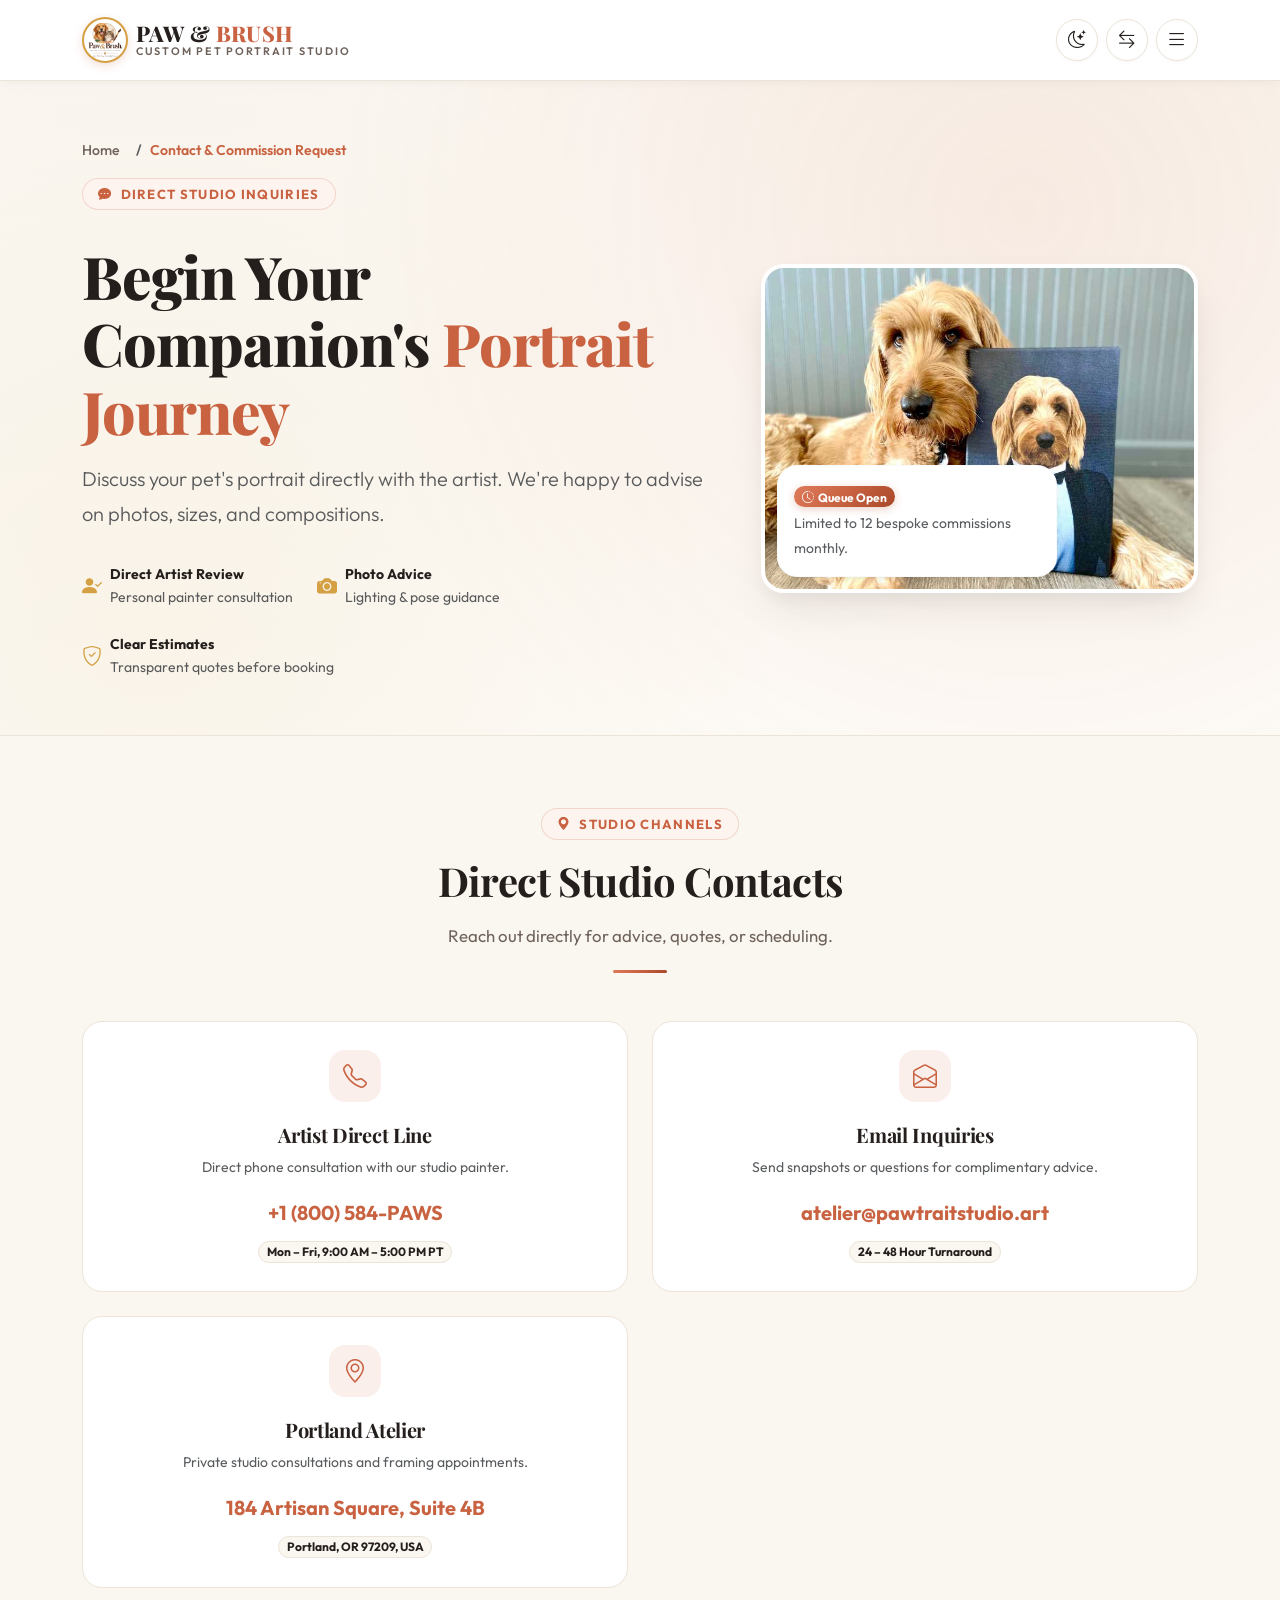
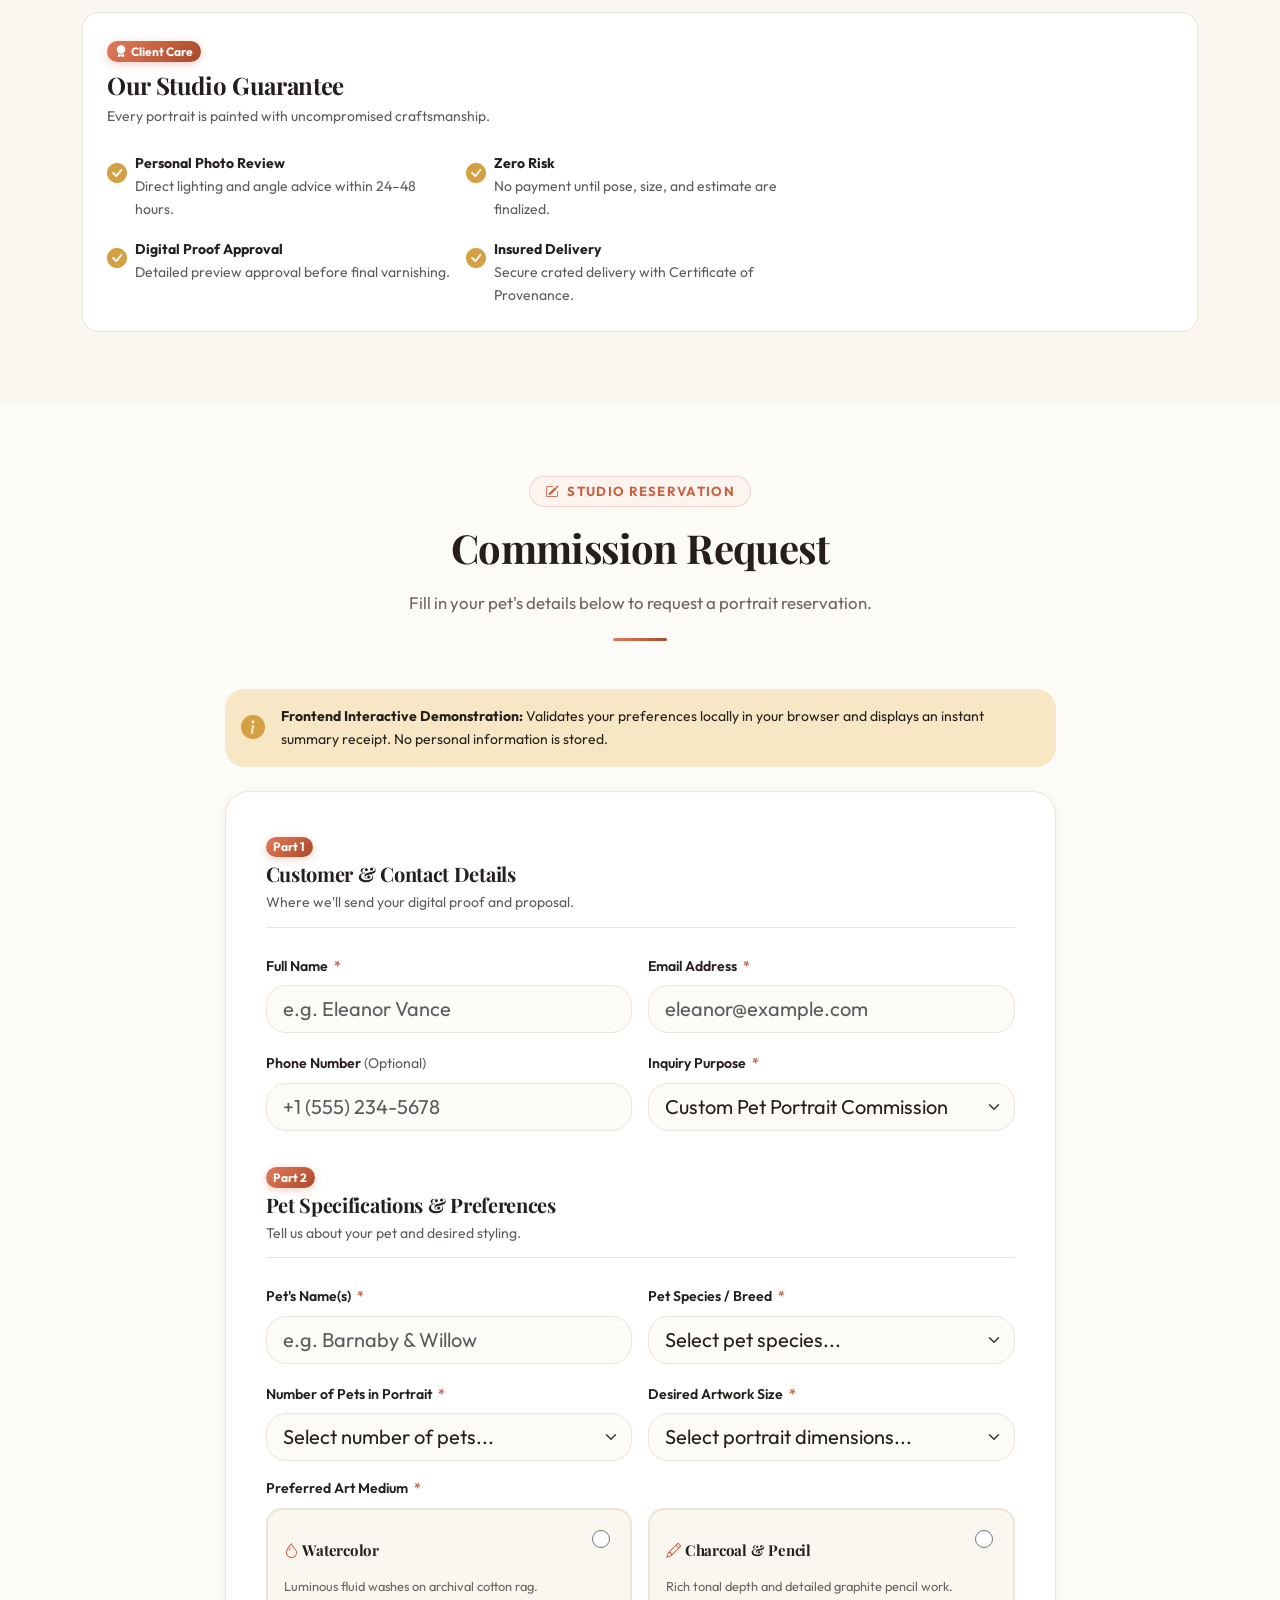
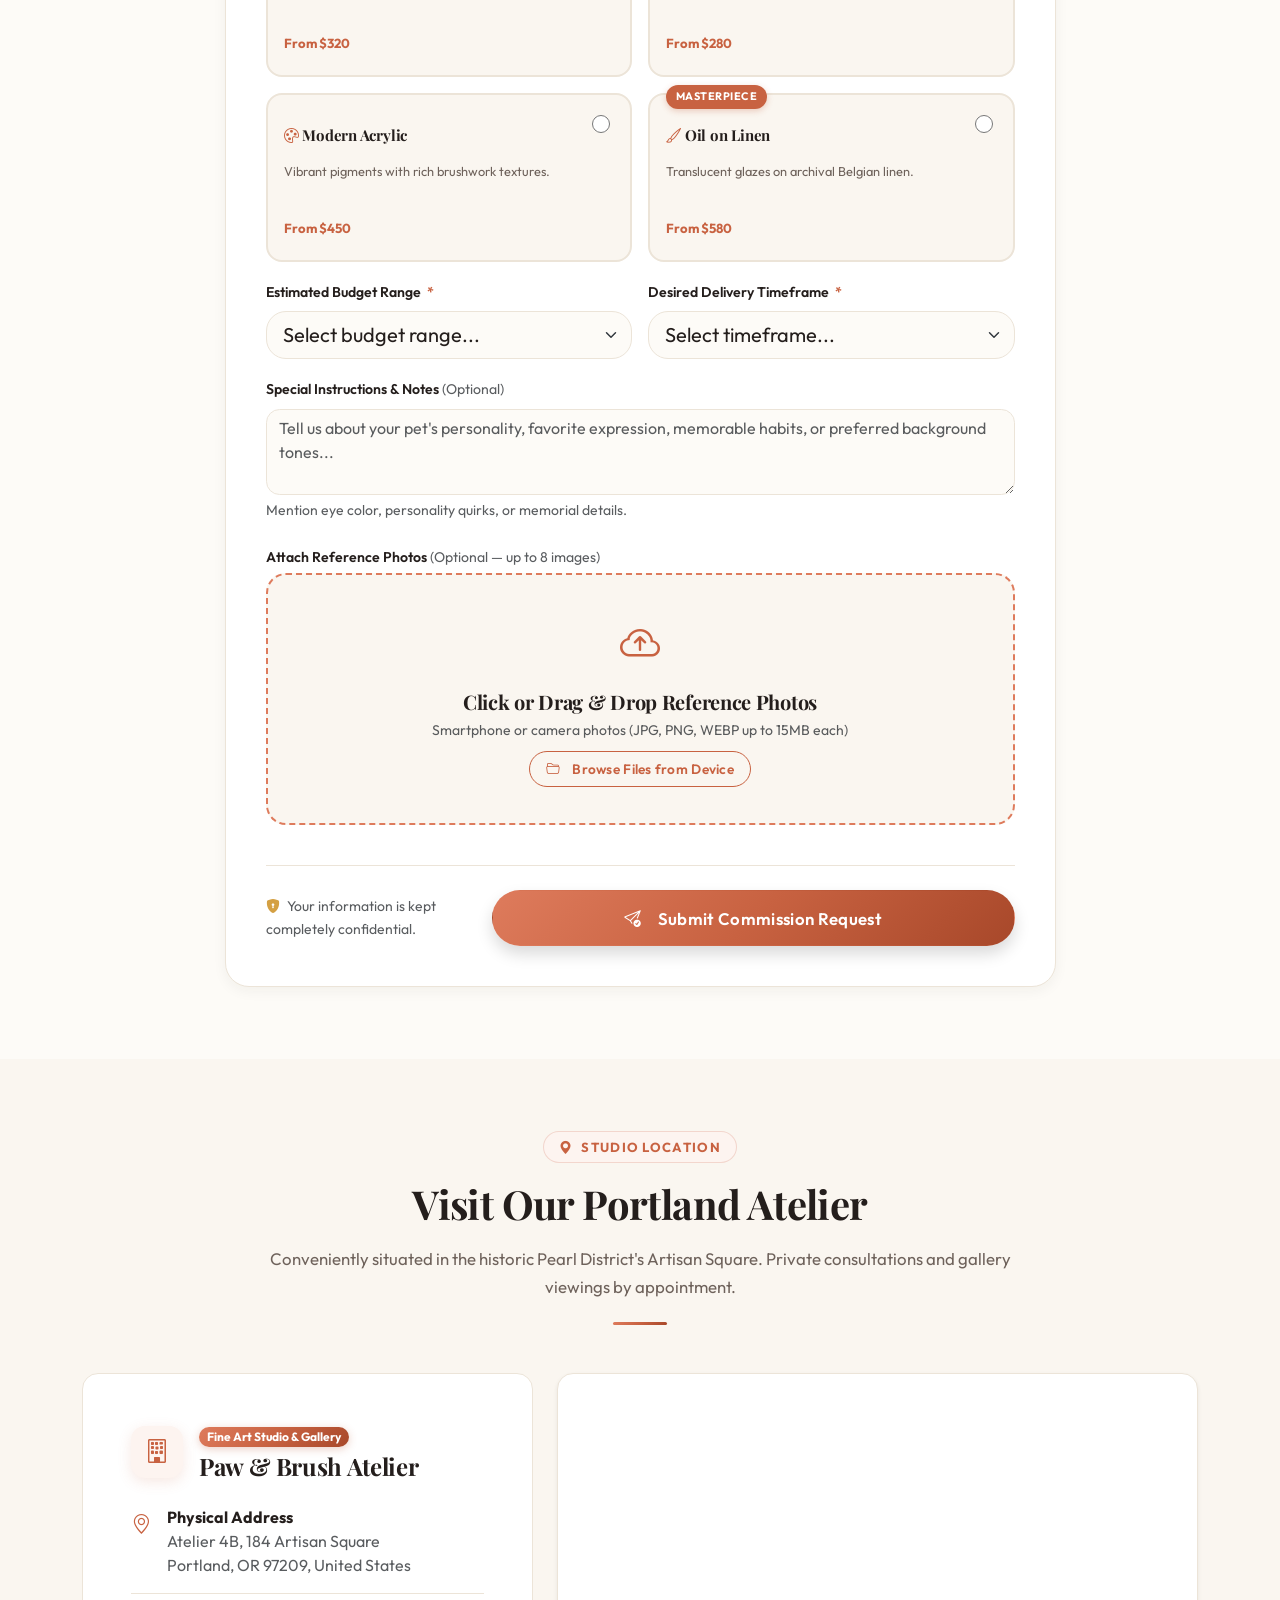
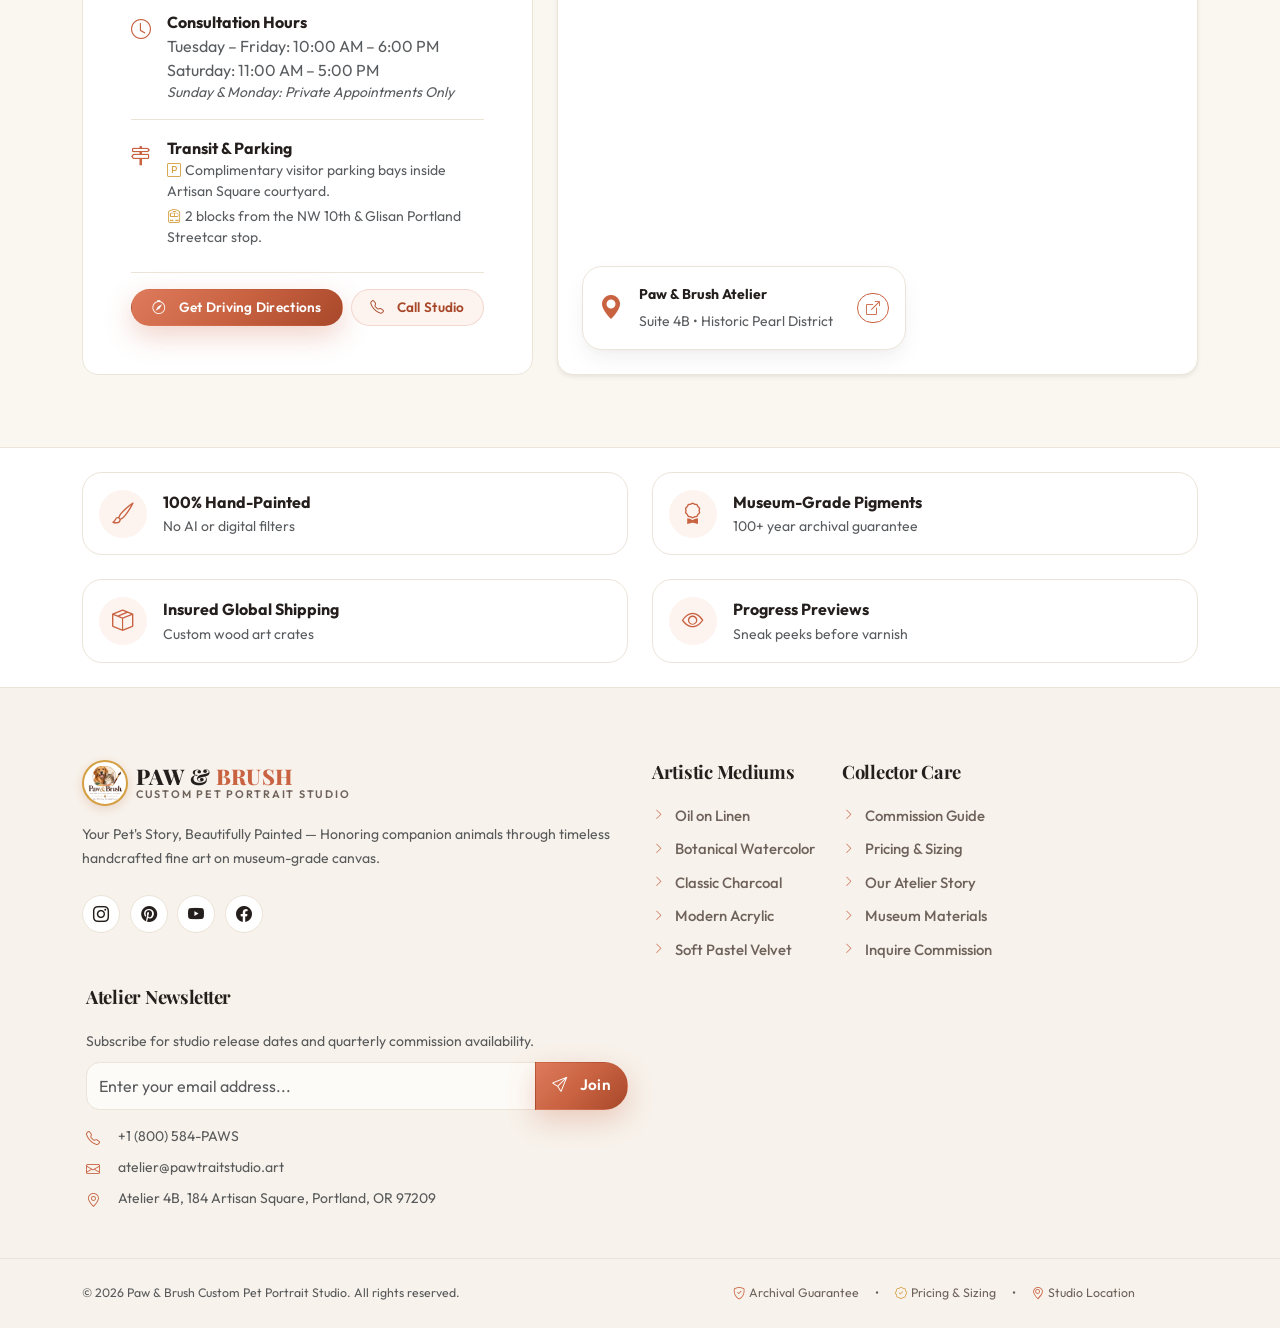
<file: contact.html>
<!DOCTYPE html>
<html lang="en" data-bs-theme="light">
<head>
  <meta charset="UTF-8">
  <meta name="viewport" content="width=device-width, initial-scale=1">
  <meta name="description" content="Inquire about commissioning an heirloom custom pet portrait with Paw & Brush. Upload reference photos, select medium and size, and discuss your companion's portrait directly with the artist.">
  <meta name="keywords" content="commission pet portrait, pet portrait inquiry, contact pet artist, custom animal fine art studio, pet oil painting quote, pet watercolor commission">
  <meta name="author" content="Paw & Brush">
  <title>Paw & Brush — Commission Request & Studio Contact</title>
  <link rel="icon" type="image/png" href="assets/images/logo/logo.png">

  <meta property="og:type" content="website">
  <meta property="og:title" content="Contact Studio & Commission Request — Paw & Brush">
  <meta property="og:description" content="Your Pet's Story, Beautifully Painted. Reserve a monthly studio commission slot and discuss your pet's reference photography directly with our classical realism artist.">
  <meta property="og:image" content="assets/images/logo/logo.png">

  <!-- Google Fonts: Playfair Display + Outfit -->
  <link rel="preconnect" href="https://fonts.googleapis.com">
  <link rel="preconnect" href="https://fonts.gstatic.com" crossorigin>
  <link href="https://fonts.googleapis.com/css2?family=Outfit:wght@300;400;500;600;700;800&family=Playfair+Display:ital,wght@0,500;0,600;0,700;0,800;1,500;1,600;1,700&display=swap" rel="stylesheet">

  <!-- Bootstrap 5.3 + Bootstrap Icons -->
  <link rel="stylesheet" href="https://cdn.jsdelivr.net/npm/bootstrap@5.3.3/dist/css/bootstrap.min.css" data-bs-css>
  <link rel="stylesheet" href="https://cdn.jsdelivr.net/npm/bootstrap-icons@1.11.3/font/bootstrap-icons.min.css">

  <!-- Atelier Shared Design System -->
  <link rel="stylesheet" href="assets/css/style.css">
  <link rel="stylesheet" href="assets/css/dark-mode.css">
  <link rel="stylesheet" href="assets/css/rtl.css">
  <link rel="stylesheet" href="assets/css/responsive.css">

  <!-- Pre-paint Theme & RTL Restoration (Supports URL query params ?theme=dark & ?dir=rtl) -->
  <script>
    (function () {
      try {
        var urlParams = new URLSearchParams(window.location.search);
        var qTheme = urlParams.get("theme");
        var qDir = urlParams.get("dir");
        var t = qTheme || localStorage.getItem("pet-portrait-theme");
        if (t) {
          document.documentElement.setAttribute("data-bs-theme", t);
        }
        var r = qDir || localStorage.getItem("pet-portrait-dir");
        if (r) {
          document.documentElement.setAttribute("dir", r);
          if (r === "rtl") {
            var l = document.querySelector("link[data-bs-css]");
            if (l) l.href = "https://cdn.jsdelivr.net/npm/bootstrap@5.3.3/dist/css/bootstrap.rtl.min.css";
          }
        }
      } catch (e) {}
    })();
  </script>
</head>
<body>

  <!-- Preloader — Handcrafted Atelier Presentation -->
  <div class="preloader" id="preloader" role="status" aria-label="Loading Paw & Brush">
    <div class="preloader-inner">
      <div class="preloader-emblem">
        <div class="preloader-spin-ring"></div>
        <div class="preloader-badge-center">
          <img src="assets/images/logo/logo.png" alt="Paw & Brush Custom Pet Portrait Studio" class="preloader-logo-img logo-light-only" width="100" height="100">
          <img src="assets/images/logo/logo-dark.png" alt="Paw & Brush Custom Pet Portrait Studio" class="preloader-logo-img logo-dark-only" width="100" height="100">
        </div>
      </div>
      <div class="preloader-brand">
        <span class="preloader-title">PAW &amp; <span class="text-brand">BRUSH</span></span>
        <span class="preloader-subtitle">Custom Pet Portrait Studio</span>
        <span class="preloader-slogan">Your Pet's Story, Beautifully Painted</span>
      </div>
      <div class="preloader-track">
        <div class="preloader-bar"></div>
      </div>
      <div class="preloader-caption">
        <i class="bi bi-brush text-brand me-1"></i> Handcrafting Masterworks...
      </div>
    </div>
  </div>

  <!-- Shared Sticky Navbar -->
  <div id="navbar-container"></div>

  <main id="mainContent">

    <!-- ======================================================================
         SECTION 1: CONTACT HERO
         ====================================================================== -->
    <section class="contact-hero" id="contactHero">
      <div class="container position-relative z-2">
        <nav aria-label="breadcrumb">
          <ol class="breadcrumb mb-3">
            <li class="breadcrumb-item"><a href="index.html" class="text-decoration-none">Home</a></li>
            <li class="breadcrumb-item active text-brand" aria-current="page">Contact & Commission Request</li>
          </ol>
        </nav>

        <div class="row align-items-center g-5">
          <div class="col-lg-7">
            <div class="eyebrow mb-3">
              <i class="bi bi-chat-dots-fill text-brand"></i>
              <span>Direct Studio Inquiries</span>
            </div>
            <h1 class="hero-title mb-3">
              Begin Your Companion's <span class="text-serif-italic text-brand">Portrait Journey</span>
            </h1>
            <p class="lead text-muted mb-4">
              Discuss your pet's portrait directly with the artist. We're happy to advise on photos, sizes, and compositions.
            </p>

            <div class="d-flex flex-wrap gap-4 pt-2 text-muted small">
              <div class="d-flex align-items-center gap-2">
                <i class="bi bi-person-check-fill text-gold fs-5"></i>
                <div>
                  <strong class="d-block text-ink">Direct Artist Review</strong>
                  <span>Personal painter consultation</span>
                </div>
              </div>
              <div class="d-flex align-items-center gap-2">
                <i class="bi bi-camera-fill text-gold fs-5"></i>
                <div>
                  <strong class="d-block text-ink">Photo Advice</strong>
                  <span>Lighting & pose guidance</span>
                </div>
              </div>
              <div class="d-flex align-items-center gap-2">
                <i class="bi bi-shield-check text-gold fs-5"></i>
                <div>
                  <strong class="d-block text-ink">Clear Estimates</strong>
                  <span>Transparent quotes before booking</span>
                </div>
              </div>
            </div>
          </div>

          <div class="col-lg-5">
            <div class="position-relative">
              <div class="rounded-4 overflow-hidden shadow-lg border border-2 border-white">
                <img src="assets/images/contact/contact_hero_portrait.png" alt="Custom Goldendoodle Portrait in Tuxedo and Companion" class="w-100 h-auto" width="600" height="420" style="object-fit: cover; max-height: 440px;">
              </div>
              <div class="position-absolute bottom-0 start-0 m-2 m-sm-3 p-2 p-sm-3 bg-white bg-opacity-95 rounded-3 shadow-sm border border-light" style="max-width: min(280px, calc(100% - 1rem));">
                <span class="badge bg-brand text-white mb-1"><i class="bi bi-clock-history me-1"></i>Queue Open</span>
                <p class="small text-muted mb-0">Limited to 12 bespoke commissions monthly.</p>
              </div>
            </div>
          </div>
        </div>
      </div>
    </section>

    <!-- ======================================================================
         SECTION 2: CONTACT DETAILS & RESPONSE EXPECTATIONS
         ====================================================================== -->
    <section class="section bg-surface-2" id="contactChannels">
      <div class="container">
        <div class="section-head center mb-5">
          <span class="eyebrow"><i class="bi bi-geo-alt-fill"></i> Studio Channels</span>
          <h2 class="section-title">Direct Studio Contacts</h2>
          <p class="section-subtitle">Reach out directly for advice, quotes, or scheduling.</p>
          <div class="divider-brand"></div>
        </div>

        <div class="row g-4 mb-4 align-items-stretch">
          <!-- Channel 1: Phone -->
          <div class="col-md-4">
            <div class="contact-detail-card text-center d-flex flex-column justify-content-between h-100">
              <div>
                <div class="contact-detail-icon mx-auto">
                  <i class="bi bi-telephone"></i>
                </div>
                <h5 class="fw-bold mb-2">Artist Direct Line</h5>
                <p class="small text-muted mb-3">Direct phone consultation with our studio painter.</p>
              </div>
              <div>
                <a href="tel:+18005847297" class="fw-bold text-brand text-decoration-none fs-5 d-block mb-1">+1 (800) 584-PAWS</a>
                <span class="badge bg-surface-2 text-muted mt-2 border">Mon – Fri, 9:00 AM – 5:00 PM PT</span>
              </div>
            </div>
          </div>

          <!-- Channel 2: Email -->
          <div class="col-md-4">
            <div class="contact-detail-card text-center d-flex flex-column justify-content-between h-100">
              <div>
                <div class="contact-detail-icon mx-auto">
                  <i class="bi bi-envelope-open"></i>
                </div>
                <h5 class="fw-bold mb-2">Email Inquiries</h5>
                <p class="small text-muted mb-3">Send snapshots or questions for complimentary advice.</p>
              </div>
              <div>
                <a href="mailto:atelier@pawtraitstudio.art" class="fw-bold text-brand text-decoration-none fs-5 d-block mb-1">atelier@pawtraitstudio.art</a>
                <span class="badge bg-surface-2 text-muted mt-2 border">24 – 48 Hour Turnaround</span>
              </div>
            </div>
          </div>

          <!-- Channel 3: Studio -->
          <div class="col-md-4">
            <div class="contact-detail-card text-center d-flex flex-column justify-content-between h-100">
              <div>
                <div class="contact-detail-icon mx-auto">
                  <i class="bi bi-geo-alt"></i>
                </div>
                <h5 class="fw-bold mb-2">Portland Atelier</h5>
                <p class="small text-muted mb-3">Private studio consultations and framing appointments.</p>
              </div>
              <div>
                <span class="fw-bold text-brand fs-5 d-block mb-1">184 Artisan Square, Suite 4B</span>
                <span class="badge bg-surface-2 text-muted mt-2 border">Portland, OR 97209, USA</span>
              </div>
            </div>
          </div>
        </div>

        <!-- Studio Commitments Strip -->
        <div class="bg-surface rounded-4 border border-soft shadow-xs p-4">
          <div class="row align-items-center g-4">
            <div class="col-lg-4 text-center text-lg-start">
              <span class="badge bg-brand text-white mb-2"><i class="bi bi-award-fill me-1"></i>Client Care</span>
              <h4 class="fw-bold mb-1">Our Studio Guarantee</h4>
              <p class="small text-muted mb-0">Every portrait is painted with uncompromised craftsmanship.</p>
            </div>
            <div class="col-lg-8">
              <div class="row g-3">
                <div class="col-sm-6">
                  <div class="d-flex align-items-start gap-2">
                    <i class="bi bi-check-circle-fill text-gold fs-5 flex-shrink-0 mt-1"></i>
                    <div class="small">
                      <strong class="d-block text-ink">Personal Photo Review</strong>
                      <span class="text-muted">Direct lighting and angle advice within 24–48 hours.</span>
                    </div>
                  </div>
                </div>
                <div class="col-sm-6">
                  <div class="d-flex align-items-start gap-2">
                    <i class="bi bi-check-circle-fill text-gold fs-5 flex-shrink-0 mt-1"></i>
                    <div class="small">
                      <strong class="d-block text-ink">Zero Risk</strong>
                      <span class="text-muted">No payment until pose, size, and estimate are finalized.</span>
                    </div>
                  </div>
                </div>
                <div class="col-sm-6">
                  <div class="d-flex align-items-start gap-2">
                    <i class="bi bi-check-circle-fill text-gold fs-5 flex-shrink-0 mt-1"></i>
                    <div class="small">
                      <strong class="d-block text-ink">Digital Proof Approval</strong>
                      <span class="text-muted">Detailed preview approval before final varnishing.</span>
                    </div>
                  </div>
                </div>
                <div class="col-sm-6">
                  <div class="d-flex align-items-start gap-2">
                    <i class="bi bi-check-circle-fill text-gold fs-5 flex-shrink-0 mt-1"></i>
                    <div class="small">
                      <strong class="d-block text-ink">Insured Delivery</strong>
                      <span class="text-muted">Secure crated delivery with Certificate of Provenance.</span>
                    </div>
                  </div>
                </div>
              </div>
            </div>
          </div>
        </div>

      </div>
    </section>

    <!-- ======================================================================
         SECTION 3: COMMISSION REQUEST FORM & PET PREFERENCES
         ====================================================================== -->
    <section class="section" id="commissionFormSection">
      <div class="container">
        <div class="section-head center mb-5">
          <span class="eyebrow"><i class="bi bi-pencil-square"></i> Studio Reservation</span>
          <h2 class="section-title">Commission Request</h2>
          <p class="section-subtitle">Fill in your pet's details below to request a portrait reservation.</p>
          <div class="divider-brand"></div>
        </div>

        <div class="row justify-content-center">
          <div class="col-lg-10 col-xl-9">

            <!-- Frontend Demo Alert Notice -->
            <div class="alert alert-warning border-0 bg-gold-light text-ink rounded-3 p-3 mb-4 d-flex align-items-center gap-3 shadow-xs" role="alert">
              <i class="bi bi-info-circle-fill text-gold fs-4 flex-shrink-0"></i>
              <div class="small">
                <strong>Frontend Interactive Demonstration:</strong> Validates your preferences locally in your browser and displays an instant summary receipt. No personal information is stored.
              </div>
            </div>

            <!-- Main Form Card -->
            <div class="form-card" id="commissionFormCard">
              <form id="commissionForm" novalidate>

                <!-- Part 1: Customer Contact Information -->
                <div class="form-section-head">
                  <span class="badge bg-brand text-white mb-1">Part 1</span>
                  <h4>Customer & Contact Details</h4>
                  <p class="small text-muted mb-0">Where we'll send your digital proof and proposal.</p>
                </div>

                <div class="row g-3 mb-4">
                  <div class="col-md-6">
                    <label for="customerName" class="form-label-atelier">Full Name <span class="req">*</span></label>
                    <input type="text" class="form-control form-control-lg" id="customerName" placeholder="e.g. Eleanor Vance" required autocomplete="name">
                    <div class="invalid-feedback">Please enter your full name.</div>
                  </div>

                  <div class="col-md-6">
                    <label for="customerEmail" class="form-label-atelier">Email Address <span class="req">*</span></label>
                    <input type="email" class="form-control form-control-lg" id="customerEmail" placeholder="eleanor@example.com" required autocomplete="email">
                    <div class="invalid-feedback">Please provide a valid email address.</div>
                  </div>

                  <div class="col-md-6">
                    <label for="customerPhone" class="form-label-atelier">Phone Number <span class="text-muted fw-normal">(Optional)</span></label>
                    <input type="tel" class="form-control form-control-lg" id="customerPhone" placeholder="+1 (555) 234-5678" autocomplete="tel">
                  </div>

                  <div class="col-md-6">
                    <label for="inquiryType" class="form-label-atelier">Inquiry Purpose <span class="req">*</span></label>
                    <select class="form-select form-select-lg" id="inquiryType" required>
                      <option value="commission" selected>Custom Pet Portrait Commission</option>
                      <option value="consultation">Photo Evaluation & Consultation Call</option>
                      <option value="memorial">Memorial Tribute Portrait</option>
                      <option value="gift">Gift Certificate / Special Occasion</option>
                    </select>
                  </div>
                </div>

                <!-- Part 2: Pet Details & Art Preferences -->
                <div class="form-section-head pt-2">
                  <span class="badge bg-brand text-white mb-1">Part 2</span>
                  <h4>Pet Specifications & Preferences</h4>
                  <p class="small text-muted mb-0">Tell us about your pet and desired styling.</p>
                </div>

                <div class="row g-3 mb-4">
                  <div class="col-md-6">
                    <label for="petName" class="form-label-atelier">Pet's Name(s) <span class="req">*</span></label>
                    <input type="text" class="form-control form-control-lg" id="petName" placeholder="e.g. Barnaby & Willow" required>
                    <div class="invalid-feedback">Please share your pet's name.</div>
                  </div>

                  <div class="col-md-6">
                    <label for="petType" class="form-label-atelier">Pet Species / Breed <span class="req">*</span></label>
                    <select class="form-select form-select-lg" id="petType" required>
                      <option value="" disabled selected>Select pet species...</option>
                      <option value="dog">Dog (Hound, Retriever, Terrier, etc.)</option>
                      <option value="cat">Cat (Tabby, Siamese, Maine Coon, etc.)</option>
                      <option value="horse">Equine / Horse</option>
                      <option value="rabbit">Rabbit / Small Mammal</option>
                      <option value="bird">Avian / Bird</option>
                      <option value="other">Other Unique Companion</option>
                    </select>
                    <div class="invalid-feedback">Please choose your pet type.</div>
                  </div>

                  <div class="col-md-6">
                    <label for="petCount" class="form-label-atelier">Number of Pets in Portrait <span class="req">*</span></label>
                    <select class="form-select form-select-lg" id="petCount" required>
                      <option value="" disabled selected>Select number of pets...</option>
                      <option value="1">1 Companion (Solo Portrait)</option>
                      <option value="2">2 Companions (Duo)</option>
                      <option value="3">3 Companions (Trio)</option>
                      <option value="4+">4+ Companions (Group Montage)</option>
                    </select>
                    <div class="invalid-feedback">Please select the number of pets.</div>
                  </div>

                  <div class="col-md-6">
                    <label for="portraitSize" class="form-label-atelier">Desired Artwork Size <span class="req">*</span></label>
                    <select class="form-select form-select-lg" id="portraitSize" required>
                      <option value="" disabled selected>Select portrait dimensions...</option>
                      <option value="8x10">8" × 10" — Miniature Keepsake</option>
                      <option value="11x14">11" × 14" — Classic Salon</option>
                      <option value="16x20">16" × 20" — Statement Mantelpiece</option>
                      <option value="20x24">20" × 24" — Grand Heirloom Canvas</option>
                      <option value="custom">Custom Scale / Need Artist Guidance</option>
                    </select>
                    <div class="invalid-feedback">Please choose a target size.</div>
                  </div>

                  <!-- Medium Selection Radio Cards -->
                  <div class="col-12 mt-3">
                    <label class="form-label-atelier d-block mb-2">Preferred Art Medium <span class="req">*</span></label>
                    <div class="medium-grid" id="mediumSelectorContainer" role="radiogroup" aria-label="Preferred Art Medium">
                      
                      <!-- Option 1: Watercolor -->
                      <div class="medium-option-card" tabindex="0" role="radio" aria-checked="false">
                        <input type="radio" name="preferredMedium" value="watercolor" id="medWatercolor" required>
                        <div class="medium-card-body">
                          <h6><i class="bi bi-droplet text-brand me-1"></i> Watercolor</h6>
                          <p>Luminous fluid washes on archival cotton rag.</p>
                        </div>
                        <span class="price-tag">From $320</span>
                      </div>

                      <!-- Option 2: Charcoal -->
                      <div class="medium-option-card" tabindex="0" role="radio" aria-checked="false">
                        <input type="radio" name="preferredMedium" value="charcoal" id="medCharcoal" required>
                        <div class="medium-card-body">
                          <h6><i class="bi bi-pencil text-brand me-1"></i> Charcoal &amp; Pencil</h6>
                          <p>Rich tonal depth and detailed graphite pencil work.</p>
                        </div>
                        <span class="price-tag">From $280</span>
                      </div>

                      <!-- Option 3: Acrylic -->
                      <div class="medium-option-card" tabindex="0" role="radio" aria-checked="false">
                        <input type="radio" name="preferredMedium" value="acrylic" id="medAcrylic" required>
                        <div class="medium-card-body">
                          <h6><i class="bi bi-palette text-brand me-1"></i> Modern Acrylic</h6>
                          <p>Vibrant pigments with rich brushwork textures.</p>
                        </div>
                        <span class="price-tag">From $450</span>
                      </div>

                      <!-- Option 4: Oil on Linen (Recommended) -->
                      <div class="medium-option-card" tabindex="0" role="radio" aria-checked="false">
                        <span class="badge-rec">Masterpiece</span>
                        <input type="radio" name="preferredMedium" value="oil" id="medOil" required>
                        <div class="medium-card-body">
                          <h6><i class="bi bi-brush text-brand me-1"></i> Oil on Linen</h6>
                          <p>Translucent glazes on archival Belgian linen.</p>
                        </div>
                        <span class="price-tag">From $580</span>
                      </div>

                    </div>
                  </div>

                  <!-- Budget & Timeframe -->
                  <div class="col-md-6 mt-3">
                    <label for="budgetRange" class="form-label-atelier">Estimated Budget Range <span class="req">*</span></label>
                    <select class="form-select form-select-lg" id="budgetRange" required>
                      <option value="" disabled selected>Select budget range...</option>
                      <option value="tier1">$250 – $450 (Intimate Portrait)</option>
                      <option value="tier2">$450 – $750 (Classic Acrylic or Medium Oil)</option>
                      <option value="tier3">$750 – $1,200 (Large Oil or Multi-Pet)</option>
                      <option value="tier4">$1,200+ (Grand Scale Heirloom)</option>
                      <option value="flexible">Flexible / Please advise on options</option>
                    </select>
                    <div class="invalid-feedback">Please choose a budget range.</div>
                  </div>

                  <div class="col-md-6 mt-3">
                    <label for="timeframe" class="form-label-atelier">Desired Delivery Timeframe <span class="req">*</span></label>
                    <select class="form-select form-select-lg" id="timeframe" required>
                      <option value="" disabled selected>Select timeframe...</option>
                      <option value="standard">Standard Studio Queue (4–6 Weeks)</option>
                      <option value="birthday">Specific Birthday / Anniversary Target</option>
                      <option value="holiday">Holiday Gifting Window</option>
                      <option value="memorial">Urgent Memorial Queue</option>
                      <option value="flexible">No Rush / Unhurried</option>
                    </select>
                    <div class="invalid-feedback">Please select your preferred timeframe.</div>
                  </div>

                  <div class="col-12 mt-3">
                    <label for="specialInstructions" class="form-label-atelier">Special Instructions & Notes <span class="text-muted fw-normal">(Optional)</span></label>
                    <textarea class="form-control" id="specialInstructions" rows="3" placeholder="Tell us about your pet's personality, favorite expression, memorable habits, or preferred background tones..."></textarea>
                    <div class="form-text text-muted">Mention eye color, personality quirks, or memorial details.</div>
                  </div>

                  <!-- Dropzone Photo Upload Area inside the form -->
                  <div class="col-12 mt-4">
                    <label class="form-label-atelier d-block mb-1">Attach Reference Photos <span class="text-muted fw-normal">(Optional — up to 8 images)</span></label>
                    <div class="upload-dropzone" id="photoDropzone" role="button" tabindex="0" aria-label="Upload reference photos">
                      <i class="bi bi-cloud-arrow-up drop-icon"></i>
                      <h5 class="fw-bold mb-1">Click or Drag & Drop Reference Photos</h5>
                      <p class="text-muted small mb-2">Smartphone or camera photos (JPG, PNG, WEBP up to 15MB each)</p>
                      <span class="btn btn-outline-brand btn-sm px-3">
                        <i class="bi bi-folder2-open me-1"></i>Browse Files from Device
                      </span>
                      <input type="file" id="referencePhotos" multiple accept="image/*" class="d-none">
                    </div>
                    <!-- Upload Previews -->
                    <div class="upload-preview-container" id="uploadPreviewContainer"></div>
                  </div>

                </div>

                <!-- Submit Action -->
                <div class="pt-4 border-top border-soft">
                  <div class="d-flex flex-column flex-sm-row justify-content-between align-items-center gap-3">
                    <div class="small text-muted">
                      <i class="bi bi-shield-lock-fill text-gold me-1"></i> Your information is kept completely confidential.
                    </div>
                    <button type="submit" class="btn btn-brand btn-lg px-5 shadow w-100 w-sm-auto" id="btnSubmitInquiry">
                      <i class="bi bi-send-check me-2"></i>Submit Commission Request
                    </button>
                  </div>
                </div>

              </form>
            </div>

            <!-- Success State Receipt Container (Initially Hidden) -->
            <div id="successReceiptContainer" style="display: none;">
              <div class="success-receipt-card">
                <div class="success-receipt-icon">
                  <i class="bi bi-check2-circle"></i>
                </div>
                <span class="badge bg-brand text-white px-3 py-1 mb-2">Commission Request Submitted</span>
                <h2 class="display-6 fw-bold font-heading mb-2">Thank You, <span id="receiptCustomerName">Client</span>!</h2>
                <p class="text-muted mx-auto mb-4" style="max-width: 540px;">
                  Your portrait inquiry has been recorded in our interactive demonstration system. Our atelier founder will evaluate your photos and follow up with a personalized composition review.
                </p>

                <!-- Receipt Summary Table -->
                <div class="receipt-summary-table shadow-xs">
                  <div class="row-item">
                    <span class="text-muted">Inquiry Reference:</span>
                    <strong class="text-brand" id="receiptInquiryId">#ATELIER-2026-0000</strong>
                  </div>
                  <div class="row-item">
                    <span class="text-muted">Client Contact:</span>
                    <strong id="receiptCustomerEmail">email@example.com</strong>
                  </div>
                  <div class="row-item">
                    <span class="text-muted">Pet Companion:</span>
                    <strong id="receiptPetSummary">Barnaby (Dog, Solo)</strong>
                  </div>
                  <div class="row-item">
                    <span class="text-muted">Art Medium:</span>
                    <strong id="receiptMedium">Classical Oil on Linen</strong>
                  </div>
                  <div class="row-item">
                    <span class="text-muted">Target Size:</span>
                    <strong id="receiptSize">16" × 20"</strong>
                  </div>
                  <div class="row-item">
                    <span class="text-muted">Budget Tier:</span>
                    <strong id="receiptBudget">$450 – $750</strong>
                  </div>
                  <div class="row-item">
                    <span class="text-muted">Timeframe:</span>
                    <strong id="receiptTimeframe">Standard Queue (4–6 Weeks)</strong>
                  </div>
                  <div class="row-item">
                    <span class="text-muted">Reference Photos:</span>
                    <strong id="receiptPhotosCount">0 photos attached</strong>
                  </div>
                </div>

                <div class="alert alert-info border-0 bg-surface-2 text-ink rounded-3 p-3 mx-auto mb-4 small" style="max-width: 520px;">
                  <i class="bi bi-bell-fill text-brand me-1"></i>
                  <strong>What Happens Next:</strong> In a live studio environment, our artist reviews photo resolution, confirms canvas readiness, and sends a digital composition mock-up before any payment is requested.
                </div>

                <div class="d-flex flex-wrap gap-3 justify-content-center">
                  <button type="button" class="btn btn-outline-brand px-4" id="btnResetInquiry">
                    <i class="bi bi-arrow-counterclockwise me-1"></i>Submit Another Inquiry
                  </button>
                  <a href="portfolio.html" class="btn btn-brand px-4">
                    <i class="bi bi-images me-1"></i>Browse Master Gallery
                  </a>
                </div>
              </div>
            </div>

          </div>
        </div>
      </div>
    </section>

    <!-- ======================================================================
         SECTION 4: STUDIO LOCATION & INTERACTIVE MAP
         ====================================================================== -->
    <section class="section bg-surface-2 position-relative" id="studioLocation">
      <div class="container">
        <!-- Section Heading -->
        <div class="section-head center mb-5">
          <span class="eyebrow"><i class="bi bi-geo-alt-fill text-brand"></i> Studio Location</span>
          <h2 class="section-title">Visit Our Portland Atelier</h2>
          <p class="section-subtitle">Conveniently situated in the historic Pearl District's Artisan Square. Private consultations and gallery viewings by appointment.</p>
          <div class="divider-brand"></div>
        </div>

        <div class="row g-4 align-items-stretch">
          <!-- Left: Studio Visiting Guide & Details Card -->
          <div class="col-lg-5">
            <div class="studio-map-info-card h-100 p-4 p-xl-5 bg-surface rounded-4 border border-soft shadow-xs d-flex flex-column justify-content-between">
              <div>
                <div class="d-flex align-items-center gap-3 mb-4">
                  <div class="studio-map-badge-icon">
                    <i class="bi bi-building"></i>
                  </div>
                  <div>
                    <span class="badge bg-brand text-white mb-1">Fine Art Studio &amp; Gallery</span>
                    <h3 class="h4 fw-bold font-heading text-ink mb-0">Paw &amp; Brush Atelier</h3>
                  </div>
                </div>

                <!-- Studio Address -->
                <div class="studio-map-info-item d-flex gap-3 mb-3 pb-3 border-bottom border-soft">
                  <i class="bi bi-geo-alt text-brand fs-5 mt-1 flex-shrink-0"></i>
                  <div>
                    <strong class="d-block text-ink">Physical Address</strong>
                    <span class="text-muted">Atelier 4B, 184 Artisan Square<br>Portland, OR 97209, United States</span>
                  </div>
                </div>

                <!-- Visiting Hours -->
                <div class="studio-map-info-item d-flex gap-3 mb-3 pb-3 border-bottom border-soft">
                  <i class="bi bi-clock text-brand fs-5 mt-1 flex-shrink-0"></i>
                  <div>
                    <strong class="d-block text-ink">Consultation Hours</strong>
                    <span class="text-muted d-block">Tuesday – Friday: 10:00 AM – 6:00 PM</span>
                    <span class="text-muted d-block">Saturday: 11:00 AM – 5:00 PM</span>
                    <span class="text-muted d-block small fst-italic">Sunday &amp; Monday: Private Appointments Only</span>
                  </div>
                </div>

                <!-- Parking & Transit Guidance -->
                <div class="studio-map-info-item d-flex gap-3 mb-4">
                  <i class="bi bi-signpost-2 text-brand fs-5 mt-1 flex-shrink-0"></i>
                  <div>
                    <strong class="d-block text-ink">Transit &amp; Parking</strong>
                    <span class="text-muted small d-block mb-1">
                      <i class="bi bi-p-square text-gold me-1"></i>Complimentary visitor parking bays inside Artisan Square courtyard.
                    </span>
                    <span class="text-muted small d-block">
                      <i class="bi bi-train-front text-gold me-1"></i>2 blocks from the NW 10th &amp; Glisan Portland Streetcar stop.
                    </span>
                  </div>
                </div>
              </div>

              <!-- Action Buttons -->
              <div class="d-flex flex-wrap gap-2 pt-3 border-top border-soft">
                <a href="https://maps.google.com/?q=184+Artisan+Square+Portland+OR+97209" target="_blank" rel="noopener noreferrer" class="btn btn-brand btn-sm flex-grow-1" aria-label="Open directions in Google Maps">
                  <i class="bi bi-compass me-1"></i>Get Driving Directions
                </a>
                <a href="tel:+18005847297" class="btn btn-soft btn-sm" aria-label="Call studio direct line">
                  <i class="bi bi-telephone me-1"></i>Call Studio
                </a>
              </div>
            </div>
          </div>

          <!-- Right: Interactive Google Map Embed Container -->
          <div class="col-lg-7">
            <div class="studio-map-frame-wrap h-100 rounded-4 overflow-hidden border border-soft shadow-sm position-relative">
              <iframe
                title="Paw &amp; Brush Studio Location Map"
                class="studio-map-iframe w-100 h-100"
                src="https://maps.google.com/maps?q=184+Artisan+Square+Portland+OR+97209&amp;t=&amp;z=15&amp;ie=UTF8&amp;iwloc=&amp;output=embed"
                loading="lazy"
                referrerpolicy="no-referrer-when-downgrade"
                allowfullscreen>
              </iframe>
              <!-- Map Pin Floating Callout Badge -->
              <div class="studio-map-pin-pill position-absolute bottom-0 start-0 m-3 m-md-4 p-3 rounded-3 shadow-md bg-surface border border-soft d-flex align-items-center gap-3">
                <span class="studio-map-pin-icon text-brand fs-4"><i class="bi bi-geo-alt-fill"></i></span>
                <div>
                  <strong class="d-block text-ink small">Paw &amp; Brush Atelier</strong>
                  <span class="text-muted small">Suite 4B • Historic Pearl District</span>
                </div>
                <a href="https://maps.google.com/?q=184+Artisan+Square+Portland+OR+97209" target="_blank" rel="noopener noreferrer" class="btn btn-outline-brand btn-sm py-1 px-2 ms-2" title="Open Google Maps in new tab" aria-label="Open in Google Maps">
                  <i class="bi bi-box-arrow-up-right"></i>
                </a>
              </div>
            </div>
          </div>
        </div>
      </div>
    </section>
  </main>

  <!-- ======================================================================
       SECTION 5: FOOTER
       ====================================================================== -->
  <div id="footer-container"></div>

  <!-- Floating Back to Top Button -->
  <button class="back-to-top" id="backToTop" aria-label="Back to top">
    <i class="bi bi-arrow-up"></i>
  </button>

  <!-- Bootstrap 5 Bundle JS -->
  <script src="https://cdn.jsdelivr.net/npm/bootstrap@5.3.3/dist/js/bootstrap.bundle.min.js"></script>

  <!-- Atelier Shared Scripts -->
  <script src="assets/js/theme.js"></script>
  <script src="assets/js/rtl.js"></script>
  <script src="assets/js/navbar.js"></script>
  <script src="assets/js/footer.js"></script>
  <script src="assets/js/main.js"></script>
  <!-- Contact & Commission Logic -->
  <script src="assets/js/contact.js"></script>
</body>
</html>
</file>
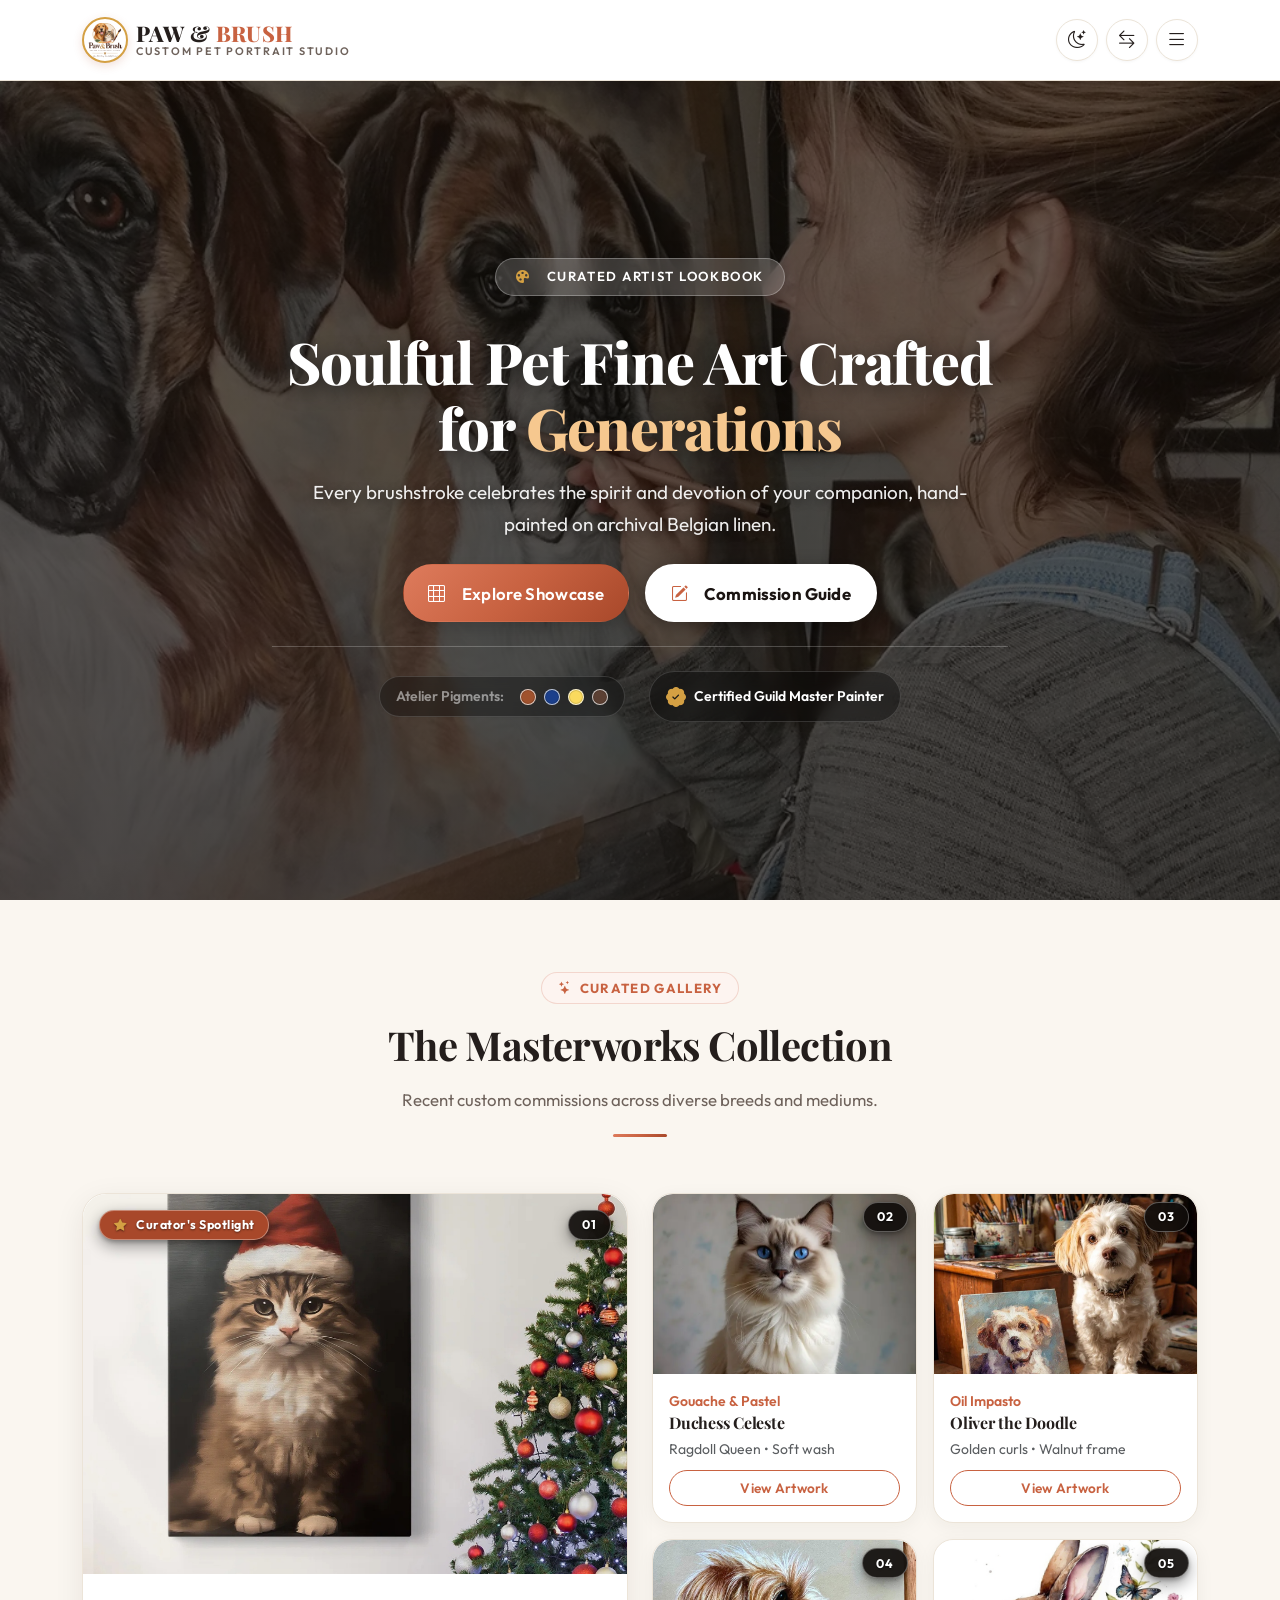
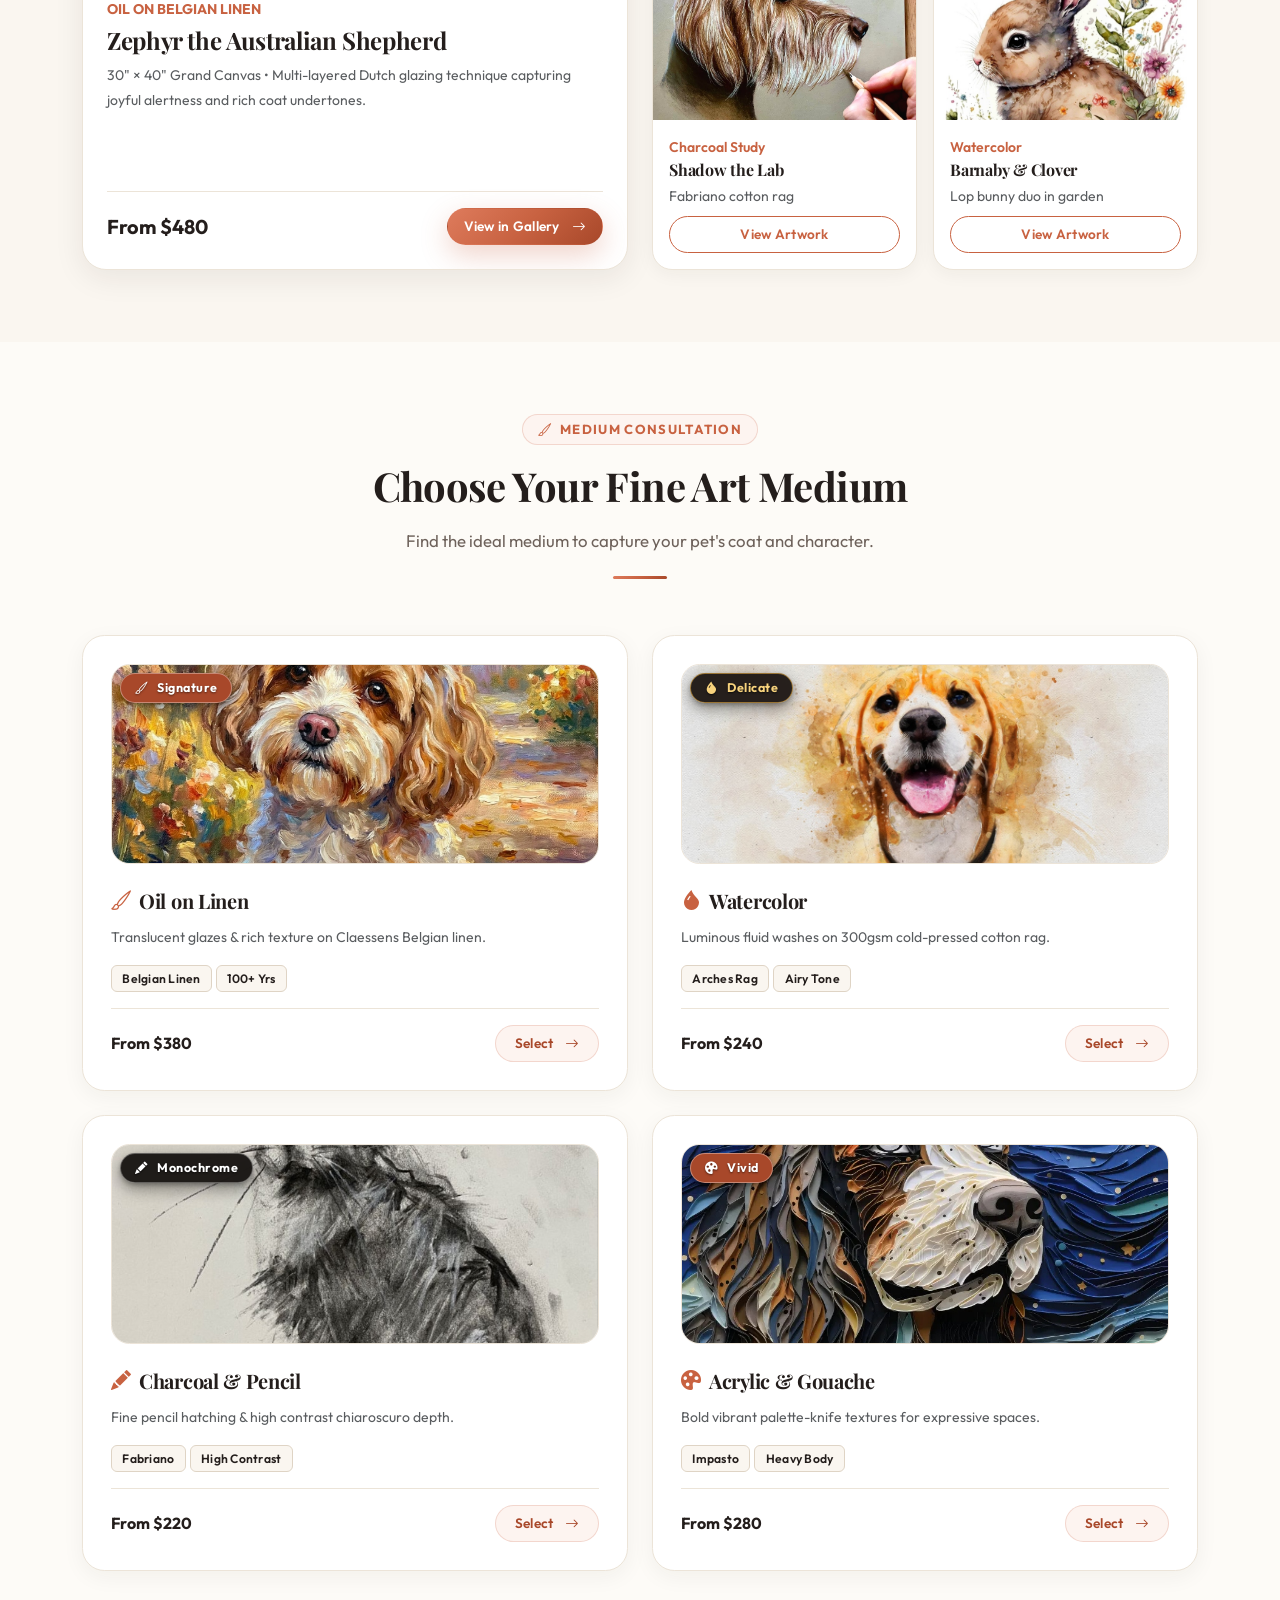
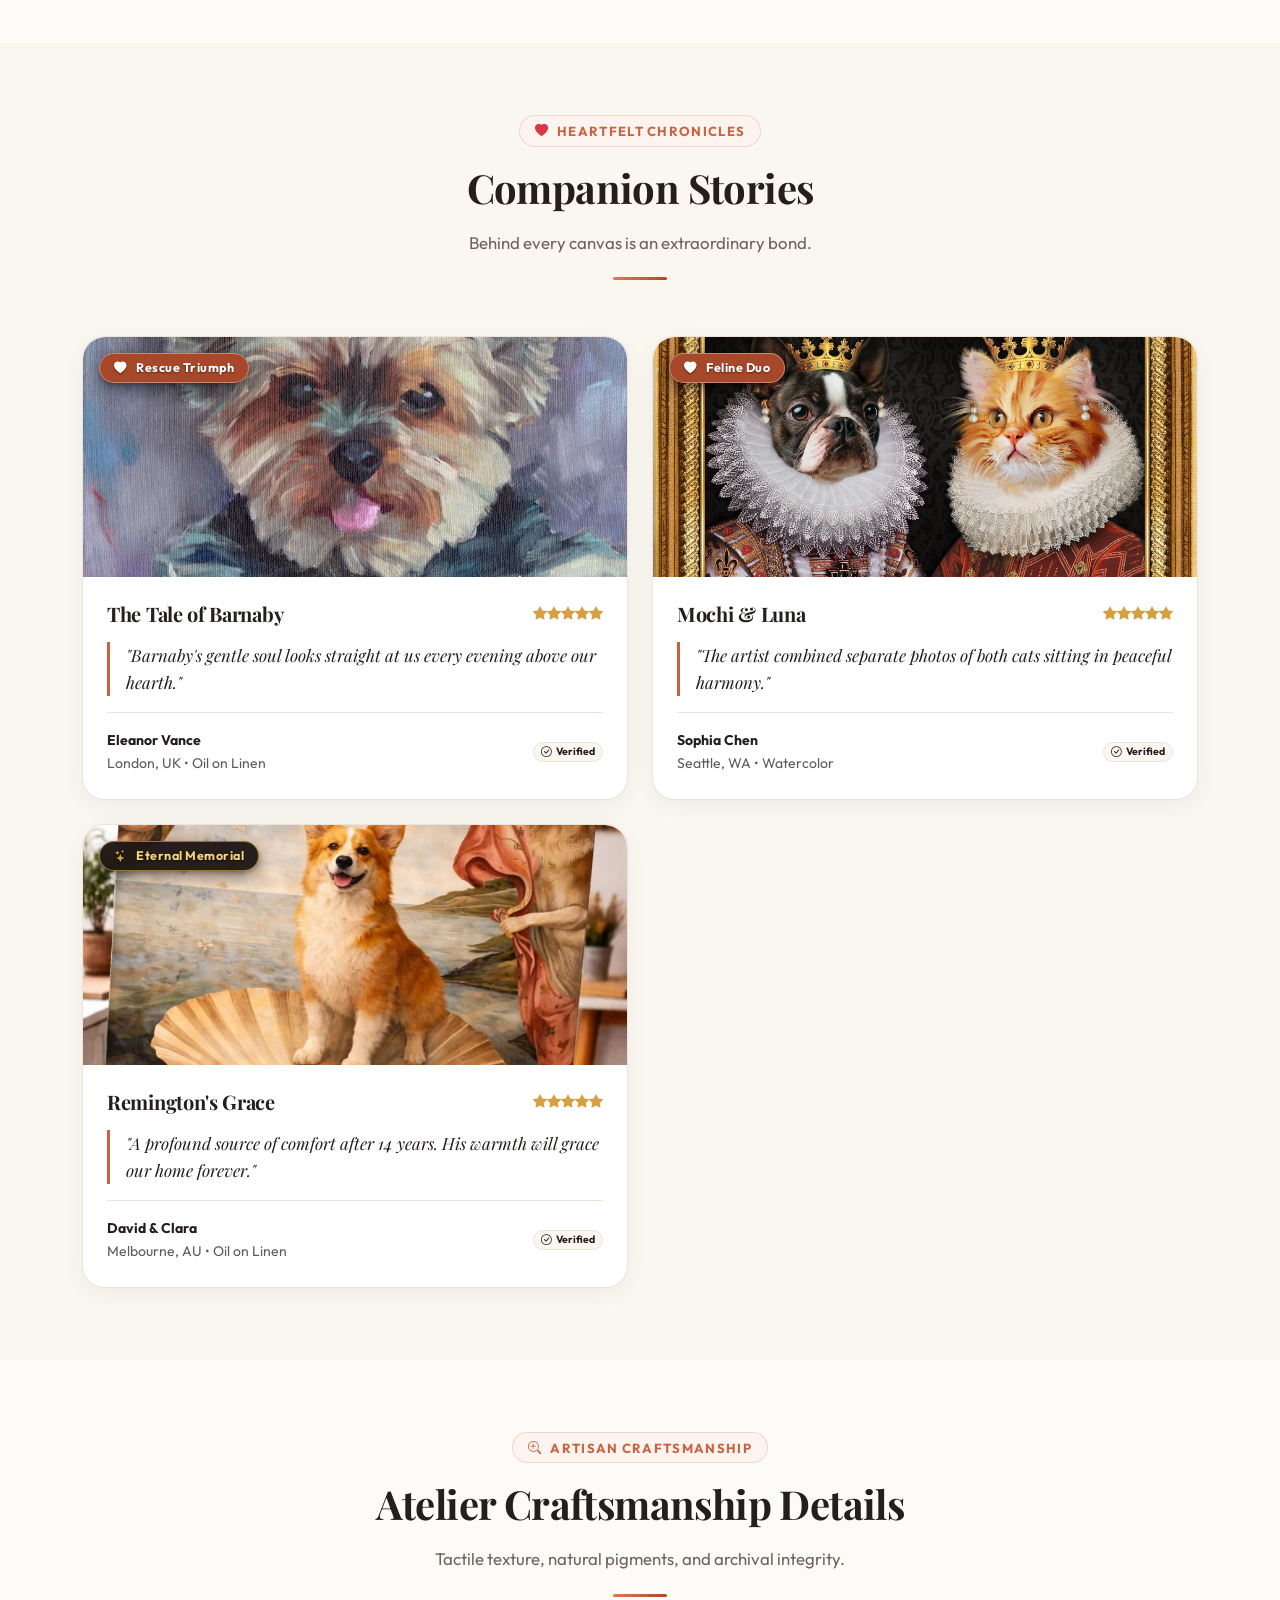
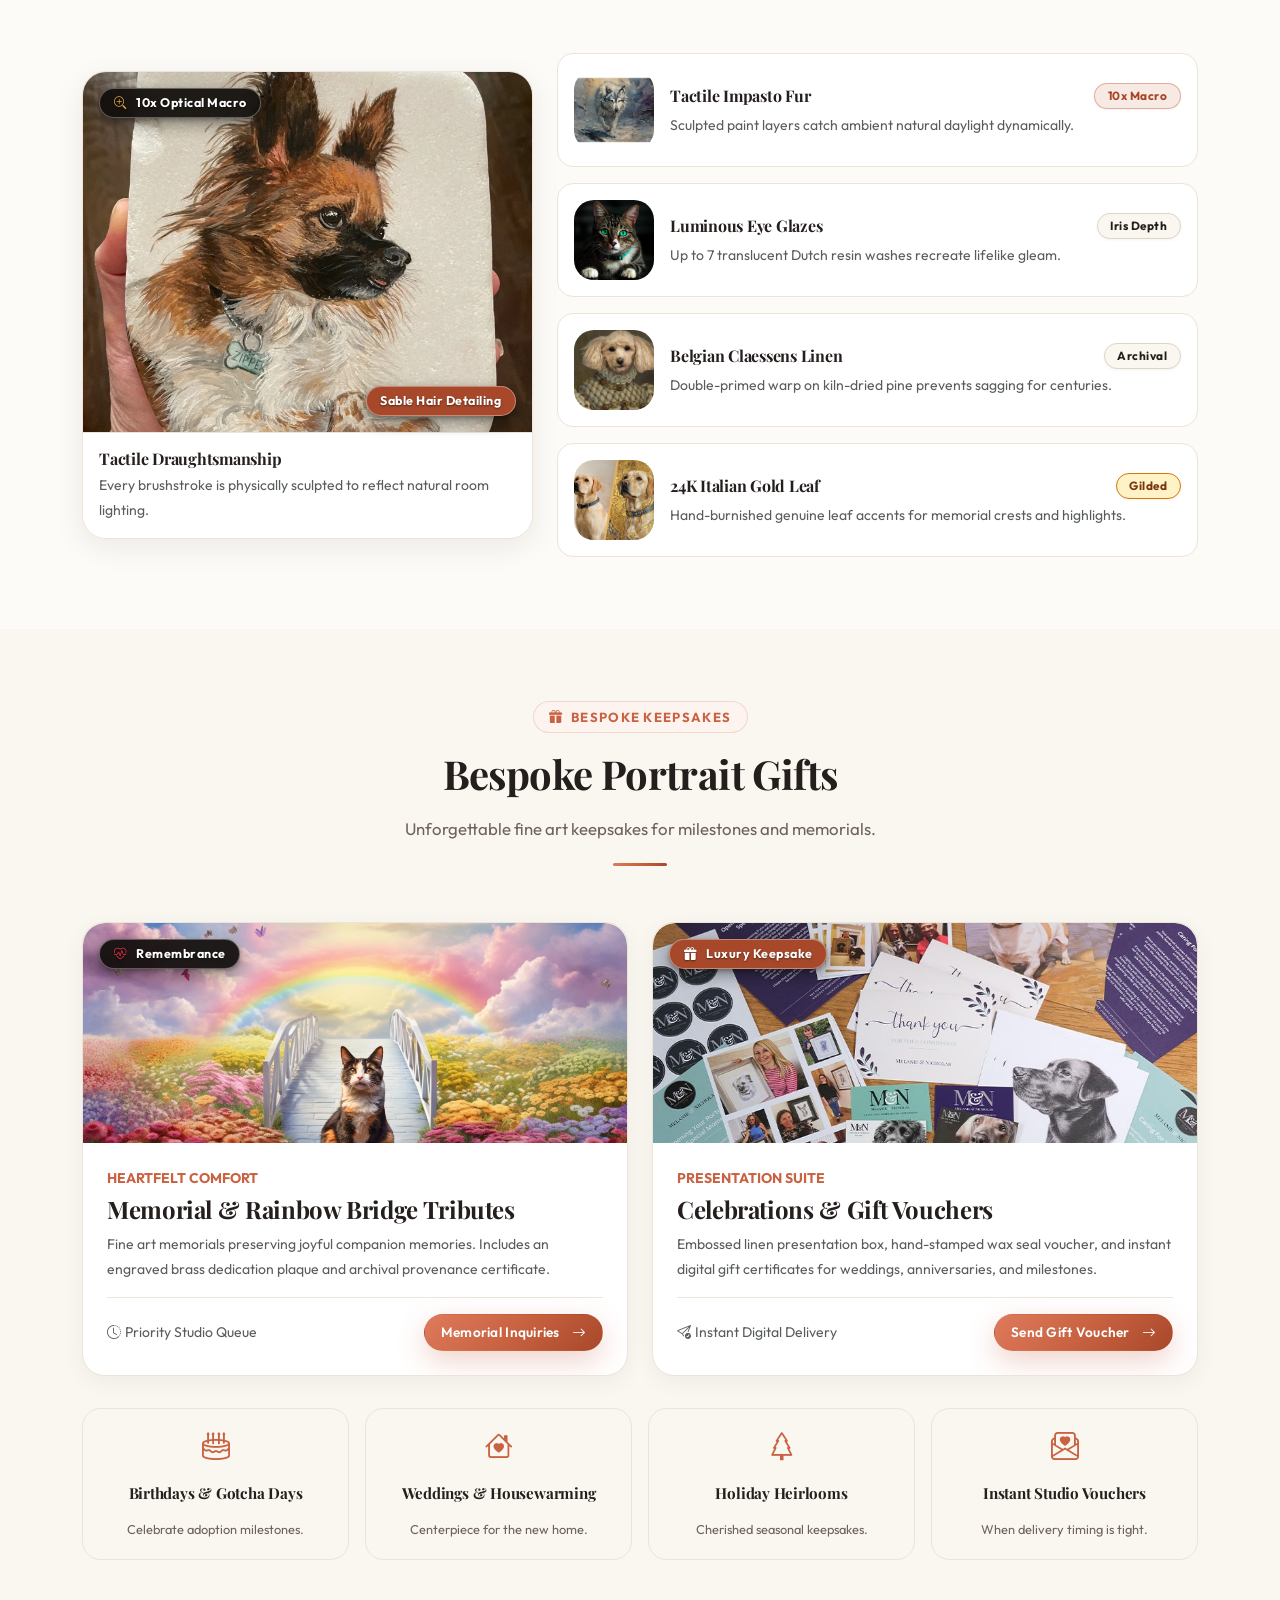
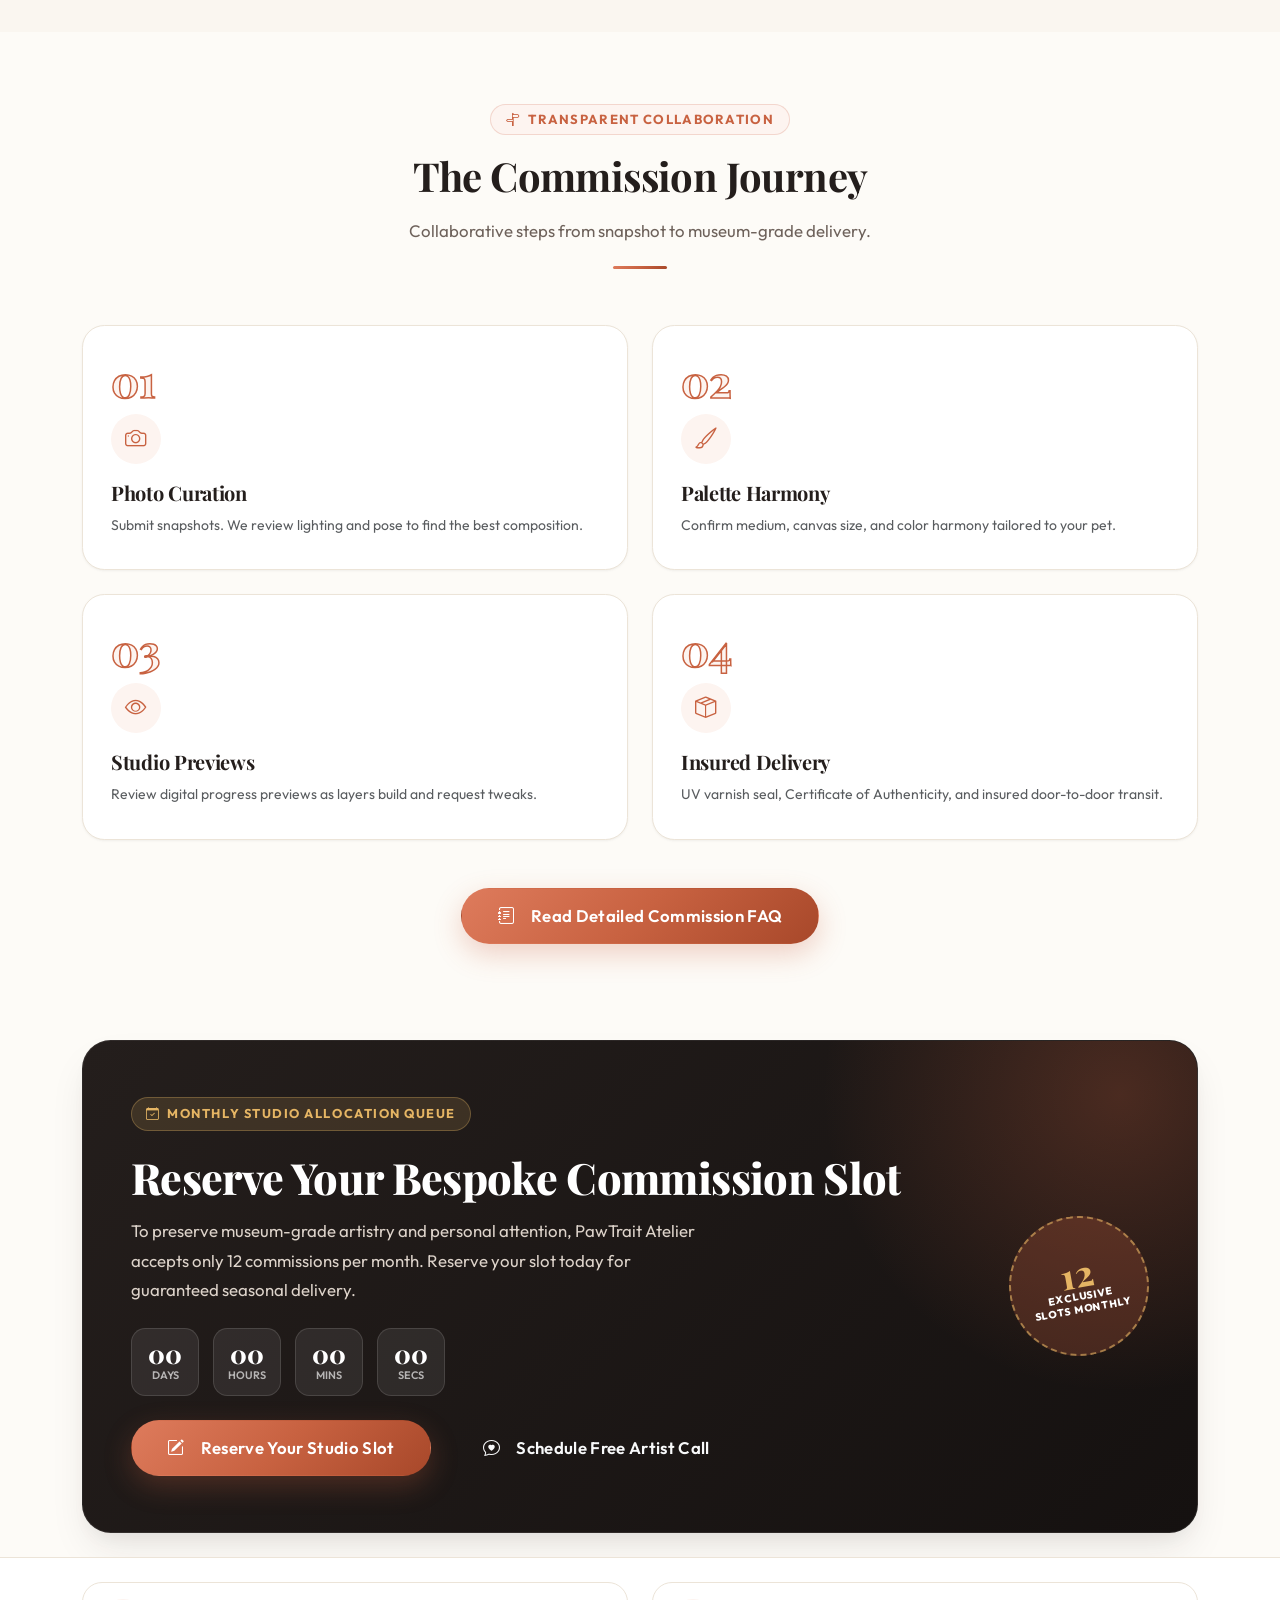
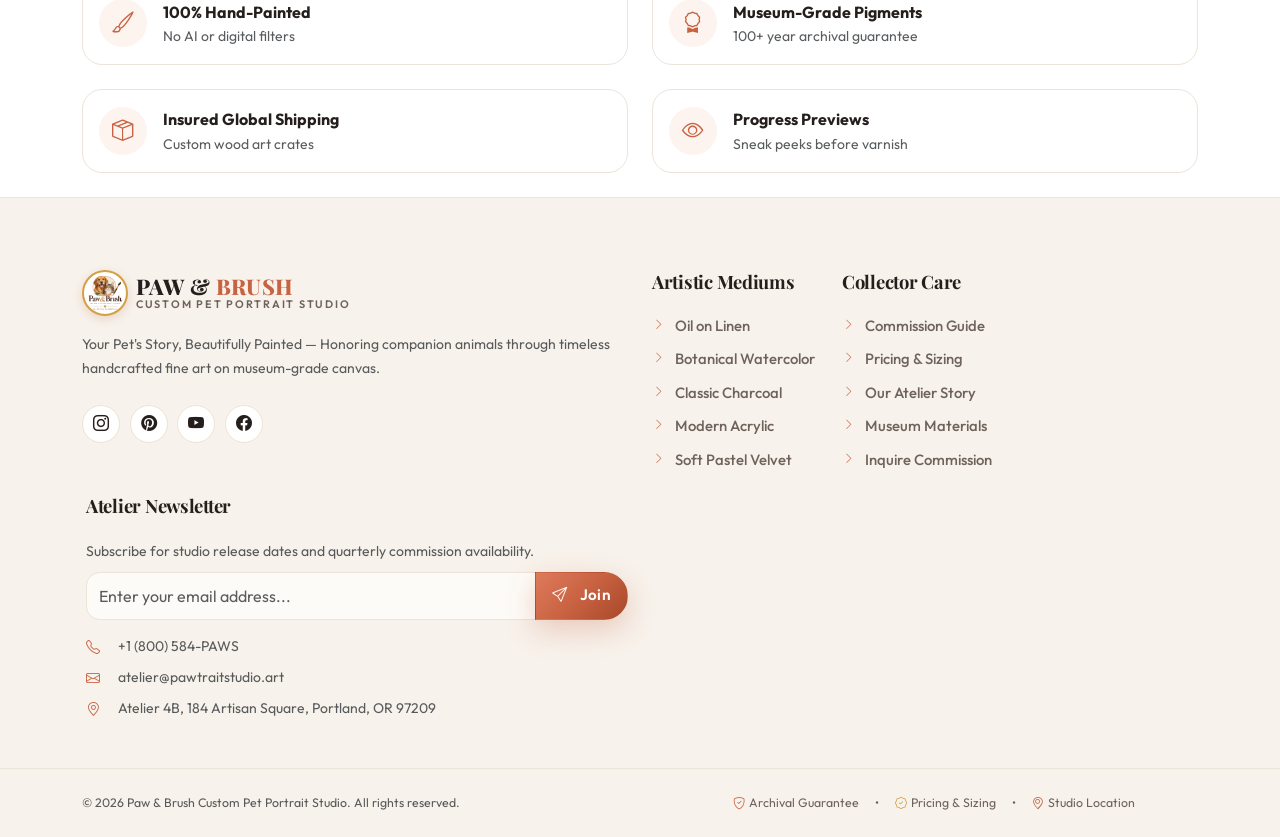
<file: home-2.html>
<!DOCTYPE html>
<html lang="en" data-bs-theme="light">
<head>
  <meta charset="UTF-8">
  <meta name="viewport" content="width=device-width, initial-scale=1">
  <meta name="description" content="Paw & Brush Showcase — Curated pet portrait mediums, artist lookbook, emotional collector stories, macro craftsmanship details, and custom gifting suites.">
  <meta name="keywords" content="pet portrait showcase, custom animal paintings, cat oil portrait, dog watercolor, bespoke pet art, framing atelier, pet memorial portrait">
  <meta name="author" content="Paw & Brush">
  <title>Paw & Brush — Artist Showcase & Lookbook | Home 2</title>
  <link rel="icon" type="image/png" href="assets/images/logo/logo.png">

  <meta property="og:type" content="website">
  <meta property="og:title" content="Paw & Brush — Artist Showcase & Lookbook">
  <meta property="og:description" content="Your Pet's Story, Beautifully Painted. Soulful fine art pet portraits crafted with museum-grade archival pigments on Belgian linen.">
  <meta property="og:image" content="assets/images/logo/logo.png">

  <!-- Google Fonts: Playfair Display + Outfit -->
  <link rel="preconnect" href="https://fonts.googleapis.com">
  <link rel="preconnect" href="https://fonts.gstatic.com" crossorigin>
  <link href="https://fonts.googleapis.com/css2?family=Outfit:wght@300;400;500;600;700;800&family=Playfair+Display:ital,wght@0,500;0,600;0,700;0,800;1,500;1,600;1,700&display=swap" rel="stylesheet">

  <!-- Bootstrap 5.3 + Bootstrap Icons -->
  <link rel="stylesheet" href="https://cdn.jsdelivr.net/npm/bootstrap@5.3.3/dist/css/bootstrap.min.css" data-bs-css>
  <link rel="stylesheet" href="https://cdn.jsdelivr.net/npm/bootstrap-icons@1.11.3/font/bootstrap-icons.min.css">

  <!-- Atelier Shared Design System -->
  <link rel="stylesheet" href="assets/css/style.css">
  <link rel="stylesheet" href="assets/css/dark-mode.css">
  <link rel="stylesheet" href="assets/css/rtl.css">
  <link rel="stylesheet" href="assets/css/responsive.css">

  <!-- Pre-paint Theme & RTL Restoration (Supports URL query params ?theme=dark & ?dir=rtl) -->
  <script>
    (function () {
      try {
        var urlParams = new URLSearchParams(window.location.search);
        var qTheme = urlParams.get("theme");
        var qDir = urlParams.get("dir");
        var t = qTheme || localStorage.getItem("pet-portrait-theme");
        if (t) {
          document.documentElement.setAttribute("data-bs-theme", t);
        }
        var r = qDir || localStorage.getItem("pet-portrait-dir");
        if (r) {
          document.documentElement.setAttribute("dir", r);
          if (r === "rtl") {
            var l = document.querySelector("link[data-bs-css]");
            if (l) l.href = "https://cdn.jsdelivr.net/npm/bootstrap@5.3.3/dist/css/bootstrap.rtl.min.css";
          }
        }
      } catch (e) {}
    })();
  </script>
</head>
<body>

  <!-- Preloader — Handcrafted Atelier Presentation -->
  <div class="preloader" id="preloader" role="status" aria-label="Loading Paw & Brush">
    <div class="preloader-inner">
      <div class="preloader-emblem">
        <div class="preloader-spin-ring"></div>
        <div class="preloader-badge-center">
          <img src="assets/images/logo/logo.png" alt="Paw & Brush Custom Pet Portrait Studio" class="preloader-logo-img logo-light-only" width="100" height="100">
          <img src="assets/images/logo/logo-dark.png" alt="Paw & Brush Custom Pet Portrait Studio" class="preloader-logo-img logo-dark-only" width="100" height="100">
        </div>
      </div>
      <div class="preloader-brand">
        <span class="preloader-title">PAW &amp; <span class="text-brand">BRUSH</span></span>
        <span class="preloader-subtitle">Custom Pet Portrait Studio</span>
        <span class="preloader-slogan">Your Pet's Story, Beautifully Painted</span>
      </div>
      <div class="preloader-track">
        <div class="preloader-bar"></div>
      </div>
      <div class="preloader-caption">
        <i class="bi bi-brush text-brand me-1"></i> Handcrafting Masterworks...
      </div>
    </div>
  </div>

  <!-- Shared Navbar -->
  <div id="navbar-container"></div>

  <main id="mainContent">

    <!-- ======================================================================
         SECTION 1: ALTERNATIVE HERO (Centered Artist Lookbook Showcase)
         ====================================================================== -->
    <section class="h2-hero position-relative overflow-hidden" id="h2Hero">
      <div class="container position-relative z-1 py-5">
        <div class="row justify-content-center">
          <div class="col-12 col-lg-10 col-xl-8 text-center text-white">
            <div class="hero-badge mx-auto mb-3" style="background: rgba(255, 255, 255, 0.16); backdrop-filter: blur(12px); -webkit-backdrop-filter: blur(12px); border: 1px solid rgba(255, 255, 255, 0.28); color: #ffffff; padding: 0.45rem 1.25rem; border-radius: 9999px; display: inline-flex; align-items: center; box-shadow: 0 4px 20px rgba(0,0,0,0.25);">
              <i class="bi bi-palette-fill text-gold me-2"></i>
              <span class="fw-semibold letter-spacing-sm">Curated Artist Lookbook</span>
            </div>
            <h1 class="hero-title text-white mb-3" style="text-shadow: 0 3px 20px rgba(0,0,0,0.6); font-size: clamp(2.4rem, 5vw, 3.6rem);">
              Soulful Pet Fine Art Crafted for <span class="text-serif-italic" style="color: #f6c88f;">Generations</span>
            </h1>
            <p class="h2-hero-lead mb-4 mx-auto" style="max-width: 680px; font-size: 1.18rem; color: rgba(255,255,255,0.92) !important; text-shadow: 0 2px 10px rgba(0,0,0,0.5);">
              Every brushstroke celebrates the spirit and devotion of your companion, hand-painted on archival Belgian linen.
            </p>

            <div class="d-flex flex-wrap justify-content-center gap-3 mb-4">
              <a href="#h2Collection" class="btn btn-brand btn-lg shadow px-4">
                <i class="bi bi-grid-3x3 me-2"></i>Explore Showcase
              </a>
              <a href="commission-process.html" class="btn btn-h2-secondary btn-lg px-4" id="h2HeroSecondaryBtn" aria-label="Read our custom pet portrait commission guide">
                <i class="bi bi-pencil-square me-2"></i>Commission Guide
              </a>
            </div>

            <!-- Swatches & Certified Trust Badge Centered -->
            <div class="d-flex flex-wrap align-items-center justify-content-center gap-4 pt-4 mt-2" style="border-top: 1px solid rgba(255,255,255,0.22);">
              <div class="h2-palette-swatches d-flex align-items-center px-3 py-2 rounded-pill" style="background: rgba(0,0,0,0.35); backdrop-filter: blur(8px); border: 1px solid rgba(255,255,255,0.15);">
                <span class="small fw-semibold text-white-50 me-2">Atelier Pigments:</span>
                <span class="h2-swatch-dot" style="background-color: #A0522D; border: 1px solid rgba(255,255,255,0.7);" title="Burnt Sienna"></span>
                <span class="h2-swatch-dot" style="background-color: #1B3F8B; border: 1px solid rgba(255,255,255,0.7);" title="French Ultramarine"></span>
                <span class="h2-swatch-dot" style="background-color: #FADA5E; border: 1px solid rgba(255,255,255,0.7);" title="Naples Yellow"></span>
                <span class="h2-swatch-dot" style="background-color: #5C4033; border: 1px solid rgba(255,255,255,0.7);" title="Raw Umber"></span>
              </div>
              <div class="d-flex align-items-center gap-2 small text-white px-3 py-2 rounded-pill" style="background: rgba(0,0,0,0.35); backdrop-filter: blur(8px); border: 1px solid rgba(255,255,255,0.15);">
                <i class="bi bi-patch-check-fill text-gold fs-5"></i>
                <span class="fw-semibold">Certified Guild Master Painter</span>
              </div>
            </div>
          </div>
        </div>
      </div>
    </section>

    <!-- ======================================================================
         SECTION 2: PORTRAIT COLLECTION (Asymmetrical Spotlight Layout)
         ====================================================================== -->
    <section class="section bg-surface-2" id="h2Collection">
      <div class="container">
        <div class="section-head center">
          <span class="eyebrow"><i class="bi bi-stars"></i> Curated Gallery</span>
          <h2 class="section-title">The Masterworks Collection</h2>
          <p class="section-subtitle">Recent custom commissions across diverse breeds and mediums.</p>
          <div class="divider-brand"></div>
        </div>

        <div class="row g-4 align-items-stretch">
          <!-- Left: Featured Spotlight Masterpiece (Large) -->
          <div class="col-lg-6">
            <div class="h2-spotlight-card">
              <div class="h2-spotlight-img-wrap" style="height: 380px;">
                <img src="assets/images/home2/h2_feat_festive_cat.jpg" alt="Festive Companion Oil Portrait on Belgian Linen" class="w-100 h-100 object-fit-cover" loading="lazy">
                <span class="card-pill card-pill-brand position-absolute top-0 start-0 m-3">
                  <i class="bi bi-star-fill text-gold me-1"></i>Curator's Spotlight
                </span>
                <span class="card-pill card-pill-dark position-absolute top-0 end-0 m-3">
                  01
                </span>
              </div>
              <div class="p-4 d-flex flex-column flex-grow-1 justify-content-between">
                <div>
                  <span class="text-brand small fw-bold text-uppercase d-block mb-1">OIL ON BELGIAN LINEN</span>
                  <h3 class="h4 fw-bold font-heading mb-2">Zephyr the Australian Shepherd</h3>
                  <p class="text-muted small mb-3">30" × 40" Grand Canvas • Multi-layered Dutch glazing technique capturing joyful alertness and rich coat undertones.</p>
                </div>
                <div class="d-flex align-items-center justify-content-between pt-3 border-top border-soft">
                  <span class="fw-bold text-ink fs-5">From $480</span>
                  <a href="portfolio.html" class="btn btn-brand btn-sm px-3">
                    <span>View in Gallery</span>
                    <i class="bi bi-arrow-right ms-1"></i>
                  </a>
                </div>
              </div>
            </div>
          </div>

          <!-- Right: 2x2 Curated Grid of 4 Masterworks -->
          <div class="col-lg-6">
            <div class="row g-3 h-100">
              <!-- Grid 01: Duchess Celeste -->
              <div class="col-sm-6">
                <div class="h2-grid-card">
                  <div class="h2-grid-img-wrap">
                    <img src="assets/images/home2/h2_feat_duchess_celeste.jpg" alt="Duchess Celeste Ragdoll Cat Portrait" loading="lazy">
                    <span class="card-pill card-pill-dark position-absolute top-0 end-0 m-2">02</span>
                  </div>
                  <div class="p-3 d-flex flex-column flex-grow-1 justify-content-between">
                    <div>
                      <span class="text-brand small fw-semibold d-block">Gouache & Pastel</span>
                      <h5 class="fw-bold mb-1 fs-6">Duchess Celeste</h5>
                      <p class="text-muted small mb-0">Ragdoll Queen • Soft wash</p>
                    </div>
                    <a href="portfolio.html" class="btn btn-outline-brand btn-sm mt-2 w-100">View Artwork</a>
                  </div>
                </div>
              </div>

              <!-- Grid 02: Oliver the Doodle -->
              <div class="col-sm-6">
                <div class="h2-grid-card">
                  <div class="h2-grid-img-wrap">
                    <img src="assets/images/home2/h2_feat_oliver_doodle.jpg" alt="Oliver Golden Doodle Oil Impasto" loading="lazy">
                    <span class="card-pill card-pill-dark position-absolute top-0 end-0 m-2">03</span>
                  </div>
                  <div class="p-3 d-flex flex-column flex-grow-1 justify-content-between">
                    <div>
                      <span class="text-brand small fw-semibold d-block">Oil Impasto</span>
                      <h5 class="fw-bold mb-1 fs-6">Oliver the Doodle</h5>
                      <p class="text-muted small mb-0">Golden curls • Walnut frame</p>
                    </div>
                    <a href="portfolio.html" class="btn btn-outline-brand btn-sm mt-2 w-100">View Artwork</a>
                  </div>
                </div>
              </div>

              <!-- Grid 03: Shadow Black Lab -->
              <div class="col-sm-6">
                <div class="h2-grid-card">
                  <div class="h2-grid-img-wrap">
                    <img src="assets/images/home2/h2_feat_pencil_terrier.jpg" alt="Shadow Charcoal & Colored Pencil Study" loading="lazy">
                    <span class="card-pill card-pill-dark position-absolute top-0 end-0 m-2">04</span>
                  </div>
                  <div class="p-3 d-flex flex-column flex-grow-1 justify-content-between">
                    <div>
                      <span class="text-brand small fw-semibold d-block">Charcoal Study</span>
                      <h5 class="fw-bold mb-1 fs-6">Shadow the Lab</h5>
                      <p class="text-muted small mb-0">Fabriano cotton rag</p>
                    </div>
                    <a href="portfolio.html" class="btn btn-outline-brand btn-sm mt-2 w-100">View Artwork</a>
                  </div>
                </div>
              </div>

              <!-- Grid 04: Barnaby & Clover -->
              <div class="col-sm-6">
                <div class="h2-grid-card">
                  <div class="h2-grid-img-wrap">
                    <img src="assets/images/home2/h2_feat_garden_bunny.jpg" alt="Barnaby Lop Bunny Botanical Watercolor" loading="lazy">
                    <span class="card-pill card-pill-dark position-absolute top-0 end-0 m-2">05</span>
                  </div>
                  <div class="p-3 d-flex flex-column flex-grow-1 justify-content-between">
                    <div>
                      <span class="text-brand small fw-semibold d-block">Watercolor</span>
                      <h5 class="fw-bold mb-1 fs-6">Barnaby & Clover</h5>
                      <p class="text-muted small mb-0">Lop bunny duo in garden</p>
                    </div>
                    <a href="portfolio.html" class="btn btn-outline-brand btn-sm mt-2 w-100">View Artwork</a>
                  </div>
                </div>
              </div>
            </div>
          </div>
        </div>
      </div>
    </section>

    <!-- ======================================================================
         SECTION 3: CHOOSE YOUR ART MEDIUM (Interactive Medium Studio)
         ====================================================================== -->
    <section class="section" id="h2Mediums">
      <div class="container">
        <div class="section-head center">
          <span class="eyebrow"><i class="bi bi-brush"></i> Medium Consultation</span>
          <h2 class="section-title">Choose Your Fine Art Medium</h2>
          <p class="section-subtitle">Find the ideal medium to capture your pet's coat and character.</p>
          <div class="divider-brand"></div>
        </div>

        <div class="row g-4">
          <!-- Medium 1: Classical Oil -->
          <div class="col-12 col-sm-6 col-lg-3">
            <div class="h2-medium-card">
              <div class="h2-medium-thumb position-relative">
                <img src="assets/images/home2/h2_medium_oil_doodle.jpg" alt="Oil on Belgian Linen Medium Sample" loading="lazy">
                <span class="card-pill card-pill-brand position-absolute top-0 start-0 m-2">
                  <i class="bi bi-brush me-1"></i>Signature
                </span>
              </div>
              <div class="d-flex align-items-center gap-2 mb-2">
                <i class="bi bi-brush text-brand fs-5"></i>
                <h4 class="h5 fw-bold mb-0">Oil on Linen</h4>
              </div>
              <p class="small text-muted mb-3">Translucent glazes & rich texture on Claessens Belgian linen.</p>
              <div class="d-flex flex-wrap gap-1 mb-3">
                <span class="card-trait-tag">Belgian Linen</span>
                <span class="card-trait-tag">100+ Yrs</span>
              </div>
              <div class="d-flex align-items-center justify-content-between mt-auto pt-3 border-top border-soft">
                <span class="fw-bold text-ink">From $380</span>
                <a href="commission-process.html?medium=oil" class="btn btn-soft btn-sm">Select <i class="bi bi-arrow-right ms-1"></i></a>
              </div>
            </div>
          </div>

          <!-- Medium 2: Ethereal Watercolor -->
          <div class="col-12 col-sm-6 col-lg-3">
            <div class="h2-medium-card">
              <div class="h2-medium-thumb position-relative">
                <img src="assets/images/home2/h2_medium_watercolor_retriever.jpg" alt="Botanical Watercolor Medium Sample" loading="lazy">
                <span class="card-pill card-pill-gold position-absolute top-0 start-0 m-2">
                  <i class="bi bi-droplet-fill me-1"></i>Delicate
                </span>
              </div>
              <div class="d-flex align-items-center gap-2 mb-2">
                <i class="bi bi-droplet-fill text-brand fs-5"></i>
                <h4 class="h5 fw-bold mb-0">Watercolor</h4>
              </div>
              <p class="small text-muted mb-3">Luminous fluid washes on 300gsm cold-pressed cotton rag.</p>
              <div class="d-flex flex-wrap gap-1 mb-3">
                <span class="card-trait-tag">Arches Rag</span>
                <span class="card-trait-tag">Airy Tone</span>
              </div>
              <div class="d-flex align-items-center justify-content-between mt-auto pt-3 border-top border-soft">
                <span class="fw-bold text-ink">From $240</span>
                <a href="commission-process.html?medium=watercolor" class="btn btn-soft btn-sm">Select <i class="bi bi-arrow-right ms-1"></i></a>
              </div>
            </div>
          </div>

          <!-- Medium 3: Charcoal & Graphite -->
          <div class="col-12 col-sm-6 col-lg-3">
            <div class="h2-medium-card">
              <div class="h2-medium-thumb position-relative">
                <img src="assets/images/home2/h2_medium_charcoal_hare.jpg" alt="Charcoal & Graphite Study Medium Sample" loading="lazy">
                <span class="card-pill card-pill-dark position-absolute top-0 start-0 m-2">
                  <i class="bi bi-pencil-fill me-1"></i>Monochrome
                </span>
              </div>
              <div class="d-flex align-items-center gap-2 mb-2">
                <i class="bi bi-pencil-fill text-brand fs-5"></i>
                <h4 class="h5 fw-bold mb-0">Charcoal & Pencil</h4>
              </div>
              <p class="small text-muted mb-3">Fine pencil hatching & high contrast chiaroscuro depth.</p>
              <div class="d-flex flex-wrap gap-1 mb-3">
                <span class="card-trait-tag">Fabriano</span>
                <span class="card-trait-tag">High Contrast</span>
              </div>
              <div class="d-flex align-items-center justify-content-between mt-auto pt-3 border-top border-soft">
                <span class="fw-bold text-ink">From $220</span>
                <a href="commission-process.html?medium=charcoal" class="btn btn-soft btn-sm">Select <i class="bi bi-arrow-right ms-1"></i></a>
              </div>
            </div>
          </div>

          <!-- Medium 4: Acrylic & Gouache -->
          <div class="col-12 col-sm-6 col-lg-3">
            <div class="h2-medium-card">
              <div class="h2-medium-thumb position-relative">
                <img src="assets/images/home2/h2_medium_acrylic_quill_dog.jpg" alt="Modern Acrylic Medium Sample" loading="lazy">
                <span class="card-pill card-pill-brand position-absolute top-0 start-0 m-2">
                  <i class="bi bi-palette-fill me-1"></i>Vivid
                </span>
              </div>
              <div class="d-flex align-items-center gap-2 mb-2">
                <i class="bi bi-palette-fill text-brand fs-5"></i>
                <h4 class="h5 fw-bold mb-0">Acrylic & Gouache</h4>
              </div>
              <p class="small text-muted mb-3">Bold vibrant palette-knife textures for expressive spaces.</p>
              <div class="d-flex flex-wrap gap-1 mb-3">
                <span class="card-trait-tag">Impasto</span>
                <span class="card-trait-tag">Heavy Body</span>
              </div>
              <div class="d-flex align-items-center justify-content-between mt-auto pt-3 border-top border-soft">
                <span class="fw-bold text-ink">From $280</span>
                <a href="commission-process.html?medium=acrylic" class="btn btn-soft btn-sm">Select <i class="bi bi-arrow-right ms-1"></i></a>
              </div>
            </div>
          </div>
        </div>
      </div>
    </section>

    <!-- ======================================================================
         SECTION 4: PET STORIES AND PERSONALIZED ARTWORK
         ====================================================================== -->
    <section class="section bg-surface-2" id="h2Stories">
      <div class="container">
        <div class="section-head center">
          <span class="eyebrow"><i class="bi bi-heart-fill text-danger"></i> Heartfelt Chronicles</span>
          <h2 class="section-title">Companion Stories</h2>
          <p class="section-subtitle">Behind every canvas is an extraordinary bond.</p>
          <div class="divider-brand"></div>
        </div>

        <div class="row g-4">
          <!-- Story 1: Barnaby the Rescue -->
          <div class="col-12 col-md-4">
            <div class="h2-story-card">
              <div class="h2-story-img-wrap">
                <img src="assets/images/home2/h2_story_yorkie_pup.jpg" alt="Barnaby Rescued Terrier Portrait" loading="lazy">
                <span class="card-pill card-pill-brand position-absolute top-0 start-0 m-3">
                  <i class="bi bi-heart-fill me-1"></i>Rescue Triumph
                </span>
              </div>
              <div class="p-4 d-flex flex-column flex-grow-1 justify-content-between">
                <div>
                  <div class="d-flex align-items-center justify-content-between mb-2">
                    <h4 class="h5 fw-bold mb-0">The Tale of Barnaby</h4>
                    <div class="text-gold small"><i class="bi bi-star-fill"></i><i class="bi bi-star-fill"></i><i class="bi bi-star-fill"></i><i class="bi bi-star-fill"></i><i class="bi bi-star-fill"></i></div>
                  </div>
                  <div class="h2-story-quote">
                    "Barnaby's gentle soul looks straight at us every evening above our hearth."
                  </div>
                </div>
                <div class="pt-3 border-top border-soft d-flex align-items-center justify-content-between small">
                  <div>
                    <strong class="d-block text-ink">Eleanor Vance</strong>
                    <span class="text-muted">London, UK • Oil on Linen</span>
                  </div>
                  <span class="badge bg-surface-2 text-success border"><i class="bi bi-check-circle me-1"></i>Verified</span>
                </div>
              </div>
            </div>
          </div>

          <!-- Story 2: Mochi & Luna Duo -->
          <div class="col-12 col-md-4">
            <div class="h2-story-card">
              <div class="h2-story-img-wrap">
                <img src="assets/images/home2/h2_story_royal_duo.jpg" alt="Mochi & Luna Regal Duo Portrait" loading="lazy">
                <span class="card-pill card-pill-brand position-absolute top-0 start-0 m-3">
                  <i class="bi bi-heart-fill me-1"></i>Feline Duo
                </span>
              </div>
              <div class="p-4 d-flex flex-column flex-grow-1 justify-content-between">
                <div>
                  <div class="d-flex align-items-center justify-content-between mb-2">
                    <h4 class="h5 fw-bold mb-0">Mochi &amp; Luna</h4>
                    <div class="text-gold small"><i class="bi bi-star-fill"></i><i class="bi bi-star-fill"></i><i class="bi bi-star-fill"></i><i class="bi bi-star-fill"></i><i class="bi bi-star-fill"></i></div>
                  </div>
                  <div class="h2-story-quote">
                    "The artist combined separate photos of both cats sitting in peaceful harmony."
                  </div>
                </div>
                <div class="pt-3 border-top border-soft d-flex align-items-center justify-content-between small">
                  <div>
                    <strong class="d-block text-ink">Sophia Chen</strong>
                    <span class="text-muted">Seattle, WA • Watercolor</span>
                  </div>
                  <span class="badge bg-surface-2 text-success border"><i class="bi bi-check-circle me-1"></i>Verified</span>
                </div>
              </div>
            </div>
          </div>

          <!-- Story 3: Remington Memorial -->
          <div class="col-12 col-md-4">
            <div class="h2-story-card">
              <div class="h2-story-img-wrap">
                <img src="assets/images/home2/h2_story_grand_corgi_venus.jpg" alt="Remington Grand Memorial Portrait" loading="lazy">
                <span class="card-pill card-pill-gold position-absolute top-0 start-0 m-3">
                  <i class="bi bi-stars me-1 text-gold"></i>Eternal Memorial
                </span>
              </div>
              <div class="p-4 d-flex flex-column flex-grow-1 justify-content-between">
                <div>
                  <div class="d-flex align-items-center justify-content-between mb-2">
                    <h4 class="h5 fw-bold mb-0">Remington's Grace</h4>
                    <div class="text-gold small"><i class="bi bi-star-fill"></i><i class="bi bi-star-fill"></i><i class="bi bi-star-fill"></i><i class="bi bi-star-fill"></i><i class="bi bi-star-fill"></i></div>
                  </div>
                  <div class="h2-story-quote">
                    "A profound source of comfort after 14 years. His warmth will grace our home forever."
                  </div>
                </div>
                <div class="pt-3 border-top border-soft d-flex align-items-center justify-content-between small">
                  <div>
                    <strong class="d-block text-ink">David &amp; Clara</strong>
                    <span class="text-muted">Melbourne, AU • Oil on Linen</span>
                  </div>
                  <span class="badge bg-surface-2 text-success border"><i class="bi bi-check-circle me-1"></i>Verified</span>
                </div>
              </div>
            </div>
          </div>
        </div>
      </div>
    </section>

    <!-- ======================================================================
         SECTION 5: CLOSE-UP ARTWORK AND ARTISTIC DETAILS
         ====================================================================== -->
    <section class="section" id="h2Details">
      <div class="container">
        <div class="section-head center">
          <span class="eyebrow"><i class="bi bi-zoom-in"></i> Artisan Craftsmanship</span>
          <h2 class="section-title">Atelier Craftsmanship Details</h2>
          <p class="section-subtitle">Tactile texture, natural pigments, and archival integrity.</p>
          <div class="divider-brand"></div>
        </div>

        <div class="row g-4 align-items-center">
          <!-- Left: Big Inspection Loupe Showcase -->
          <div class="col-lg-5">
            <div class="h2-spotlight-card position-relative overflow-hidden">
              <div style="height: 360px; position: relative;">
                <img src="assets/images/home2/h2_detail_stone_portrait.jpg" alt="Macro Impasto Brushstrokes" class="w-100 h-100 object-fit-cover" loading="lazy">
                <span class="card-pill card-pill-dark position-absolute top-0 start-0 m-3">
                  <i class="bi bi-zoom-in text-gold me-1"></i>10x Optical Macro
                </span>
                <span class="card-pill card-pill-brand position-absolute bottom-0 end-0 m-3">
                  Sable Hair Detailing
                </span>
              </div>
              <div class="p-3 bg-surface border-top border-soft">
                <h5 class="fw-bold mb-1 fs-6">Tactile Draughtsmanship</h5>
                <p class="small text-muted mb-0">Every brushstroke is physically sculpted to reflect natural room lighting.</p>
              </div>
            </div>
          </div>

          <!-- Right: 4 Sleek Detail Rows -->
          <div class="col-lg-7">
            <div class="row g-3">
              <!-- Detail 1 -->
              <div class="col-12">
                <div class="p-3 bg-surface rounded-4 border border-soft shadow-xs d-flex align-items-center gap-3">
                  <div class="rounded-3 overflow-hidden flex-shrink-0" style="width: 80px; height: 80px;">
                    <img src="assets/images/home2/h2_detail_wolf_impasto.png" alt="Macro Impasto Wolf Fur Brushstrokes" class="w-100 h-100 object-fit-cover">
                  </div>
                  <div class="flex-grow-1">
                    <div class="d-flex align-items-center justify-content-between mb-1">
                      <h6 class="fw-bold mb-0">Tactile Impasto Fur</h6>
                      <span class="card-detail-pill card-detail-pill-brand">10x Macro</span>
                    </div>
                    <p class="small text-muted mb-0">Sculpted paint layers catch ambient natural daylight dynamically.</p>
                  </div>
                </div>
              </div>

              <!-- Detail 2 -->
              <div class="col-12">
                <div class="p-3 bg-surface rounded-4 border border-soft shadow-xs d-flex align-items-center gap-3">
                  <div class="rounded-3 overflow-hidden flex-shrink-0" style="width: 80px; height: 80px;">
                    <img src="assets/images/home2/h2_detail_eyes.jpg" alt="Macro Luminous Pet Eye Glazes" class="w-100 h-100 object-fit-cover">
                  </div>
                  <div class="flex-grow-1">
                    <div class="d-flex align-items-center justify-content-between mb-1">
                      <h6 class="fw-bold mb-0">Luminous Eye Glazes</h6>
                      <span class="card-detail-pill card-detail-pill-neutral">Iris Depth</span>
                    </div>
                    <p class="small text-muted mb-0">Up to 7 translucent Dutch resin washes recreate lifelike gleam.</p>
                  </div>
                </div>
              </div>

              <!-- Detail 3 -->
              <div class="col-12">
                <div class="p-3 bg-surface rounded-4 border border-soft shadow-xs d-flex align-items-center gap-3">
                  <div class="rounded-3 overflow-hidden flex-shrink-0" style="width: 80px; height: 80px;">
                    <img src="assets/images/home2/h2_detail_linen_regal_poodle.jpg" alt="Macro Archival Linen Foundation" class="w-100 h-100 object-fit-cover">
                  </div>
                  <div class="flex-grow-1">
                    <div class="d-flex align-items-center justify-content-between mb-1">
                      <h6 class="fw-bold mb-0">Belgian Claessens Linen</h6>
                      <span class="card-detail-pill card-detail-pill-neutral">Archival</span>
                    </div>
                    <p class="small text-muted mb-0">Double-primed warp on kiln-dried pine prevents sagging for centuries.</p>
                  </div>
                </div>
              </div>

              <!-- Detail 4 -->
              <div class="col-12">
                <div class="p-3 bg-surface rounded-4 border border-soft shadow-xs d-flex align-items-center gap-3">
                  <div class="rounded-3 overflow-hidden flex-shrink-0" style="width: 80px; height: 80px;">
                    <img src="assets/images/home2/h2_detail_klimt_gold_leaf.jpg" alt="Macro Hand Applied 24k Gold Leaf" class="w-100 h-100 object-fit-cover">
                  </div>
                  <div class="flex-grow-1">
                    <div class="d-flex align-items-center justify-content-between mb-1">
                      <h6 class="fw-bold mb-0">24K Italian Gold Leaf</h6>
                      <span class="card-detail-pill card-detail-pill-gold">Gilded</span>
                    </div>
                    <p class="small text-muted mb-0">Hand-burnished genuine leaf accents for memorial crests and highlights.</p>
                  </div>
                </div>
              </div>
            </div>
          </div>
        </div>
      </div>
    </section>

    <!-- ======================================================================
         SECTION 6: PORTRAIT GIFTING OCCASIONS
         ====================================================================== -->
    <section class="section bg-surface-2" id="h2Gifting">
      <div class="container">
        <div class="section-head center">
          <span class="eyebrow"><i class="bi bi-gift-fill text-brand"></i> Bespoke Keepsakes</span>
          <h2 class="section-title">Bespoke Portrait Gifts</h2>
          <p class="section-subtitle">Unforgettable fine art keepsakes for milestones and memorials.</p>
          <div class="divider-brand"></div>
        </div>

        <div class="row g-4 align-items-stretch">
          <!-- Gifting Feature Card 1: Memorial -->
          <div class="col-12 col-lg-6">
            <div class="h2-gift-card">
              <div class="h2-gift-thumb position-relative">
                <img src="assets/images/home2/h2_gift_rainbow_memorial.jpg" alt="Memorial Keepsake Rainbow Bridge Portrait Display" loading="lazy">
                <span class="card-pill card-pill-dark position-absolute top-0 start-0 m-3">
                  <i class="bi bi-heart-pulse me-1 text-danger"></i>Remembrance
                </span>
              </div>
              <div class="p-4 d-flex flex-column flex-grow-1 justify-content-between">
                <div>
                  <span class="text-brand small fw-bold text-uppercase d-block mb-1">HEARTFELT COMFORT</span>
                  <h3 class="h4 fw-bold font-heading mb-2">Memorial &amp; Rainbow Bridge Tributes</h3>
                  <p class="small text-muted mb-3">Fine art memorials preserving joyful companion memories. Includes an engraved brass dedication plaque and archival provenance certificate.</p>
                </div>
                <div class="pt-3 border-top border-soft h2-gift-footer d-flex align-items-center justify-content-between">
                  <span class="text-muted small"><i class="bi bi-clock-history me-1"></i>Priority Studio Queue</span>
                  <a href="contact.html?type=memorial" class="btn btn-brand btn-sm px-3">
                    <span>Memorial Inquiries</span>
                    <i class="bi bi-arrow-right ms-1"></i>
                  </a>
                </div>
              </div>
            </div>
          </div>

          <!-- Gifting Feature Card 2: Luxury Gift Suite -->
          <div class="col-12 col-lg-6">
            <div class="h2-gift-card">
              <div class="h2-gift-thumb position-relative">
                <img src="assets/images/home2/h2_gift_stationery_packaging.png" alt="Atelier Luxury Presentation Box and Gift Stationery" loading="lazy">
                <span class="card-pill card-pill-brand position-absolute top-0 start-0 m-3">
                  <i class="bi bi-gift-fill me-1"></i>Luxury Keepsake
                </span>
              </div>
              <div class="p-4 d-flex flex-column flex-grow-1 justify-content-between">
                <div>
                  <span class="text-brand small fw-bold text-uppercase d-block mb-1">PRESENTATION SUITE</span>
                  <h3 class="h4 fw-bold font-heading mb-2">Celebrations &amp; Gift Vouchers</h3>
                  <p class="small text-muted mb-3">Embossed linen presentation box, hand-stamped wax seal voucher, and instant digital gift certificates for weddings, anniversaries, and milestones.</p>
                </div>
                <div class="pt-3 border-top border-soft h2-gift-footer d-flex align-items-center justify-content-between">
                  <span class="text-muted small"><i class="bi bi-send-check me-1"></i>Instant Digital Delivery</span>
                  <a href="contact.html?type=gift" class="btn btn-brand btn-sm px-3">
                    <span>Send Gift Voucher</span>
                    <i class="bi bi-arrow-right ms-1"></i>
                  </a>
                </div>
              </div>
            </div>
          </div>
        </div>

        <!-- 4 Quick Occasion Mini Tiles -->
        <div class="row g-3 mt-3 align-items-stretch">
          <div class="col-6 col-md-3">
            <div class="h2-gift-tile">
              <div class="h2-gift-icon"><i class="bi bi-cake2"></i></div>
              <h6 class="h2-gift-title">Birthdays &amp; Gotcha Days</h6>
              <p class="h2-gift-desc">Celebrate adoption milestones.</p>
            </div>
          </div>
          <div class="col-6 col-md-3">
            <div class="h2-gift-tile">
              <div class="h2-gift-icon"><i class="bi bi-house-heart"></i></div>
              <h6 class="h2-gift-title">Weddings &amp; Housewarming</h6>
              <p class="h2-gift-desc">Centerpiece for the new home.</p>
            </div>
          </div>
          <div class="col-6 col-md-3">
            <div class="h2-gift-tile">
              <div class="h2-gift-icon"><i class="bi bi-tree"></i></div>
              <h6 class="h2-gift-title">Holiday Heirlooms</h6>
              <p class="h2-gift-desc">Cherished seasonal keepsakes.</p>
            </div>
          </div>
          <div class="col-6 col-md-3">
            <div class="h2-gift-tile">
              <div class="h2-gift-icon"><i class="bi bi-envelope-paper-heart"></i></div>
              <h6 class="h2-gift-title">Instant Studio Vouchers</h6>
              <p class="h2-gift-desc">When delivery timing is tight.</p>
            </div>
          </div>
        </div>
      </div>
    </section>

    <!-- ======================================================================
         SECTION 7: COMMISSION JOURNEY (Roadmap & Collector Touchpoints)
         ====================================================================== -->
    <section class="section" id="h2Journey">
      <div class="container">
        <div class="section-head center">
          <span class="eyebrow"><i class="bi bi-signpost-split"></i> Transparent Collaboration</span>
          <h2 class="section-title">The Commission Journey</h2>
          <p class="section-subtitle">Collaborative steps from snapshot to museum-grade delivery.</p>
          <div class="divider-brand"></div>
        </div>

        <div class="row g-4">
          <!-- Step 01 -->
          <div class="col-md-6 col-lg-3">
            <div class="h2-journey-card">
              <div class="h2-journey-num">01</div>
              <div class="h2-journey-icon">
                <i class="bi bi-camera"></i>
              </div>
              <h4 class="fw-bold font-heading fs-5 mb-2">Photo Curation</h4>
              <p class="small text-muted mb-0">
                Submit snapshots. We review lighting and pose to find the best composition.
              </p>
            </div>
          </div>

          <!-- Step 02 -->
          <div class="col-md-6 col-lg-3">
            <div class="h2-journey-card">
              <div class="h2-journey-num">02</div>
              <div class="h2-journey-icon">
                <i class="bi bi-brush"></i>
              </div>
              <h4 class="fw-bold font-heading fs-5 mb-2">Palette Harmony</h4>
              <p class="small text-muted mb-0">
                Confirm medium, canvas size, and color harmony tailored to your pet.
              </p>
            </div>
          </div>

          <!-- Step 03 -->
          <div class="col-md-6 col-lg-3">
            <div class="h2-journey-card">
              <div class="h2-journey-num">03</div>
              <div class="h2-journey-icon">
                <i class="bi bi-eye"></i>
              </div>
              <h4 class="fw-bold font-heading fs-5 mb-2">Studio Previews</h4>
              <p class="small text-muted mb-0">
                Review digital progress previews as layers build and request tweaks.
              </p>
            </div>
          </div>

          <!-- Step 04 -->
          <div class="col-md-6 col-lg-3">
            <div class="h2-journey-card">
              <div class="h2-journey-num">04</div>
              <div class="h2-journey-icon">
                <i class="bi bi-box-seam"></i>
              </div>
              <h4 class="fw-bold font-heading fs-5 mb-2">Insured Delivery</h4>
              <p class="small text-muted mb-0">
                UV varnish seal, Certificate of Authenticity, and insured door-to-door transit.
              </p>
            </div>
          </div>
        </div>

        <div class="text-center mt-5">
          <a href="commission-process.html" class="btn btn-brand btn-lg">
            <i class="bi bi-journal-text me-2"></i>Read Detailed Commission FAQ
          </a>
        </div>
      </div>
    </section>

    <!-- ======================================================================
         SECTION 8: FINAL CTA SALON & FOOTER CONTAINER
         ====================================================================== -->
    <section class="section py-4" id="h2FinalCta">
      <div class="container">
        <div class="offer-banner" data-countdown="2026-11-30T23:59:59">
          <div class="ob-inner">
            <div>
              <span class="ob-tag"><i class="bi bi-calendar-check"></i> Monthly Studio Allocation Queue</span>
              <h2>Reserve Your Bespoke Commission Slot</h2>
              <p>To preserve museum-grade artistry and personal attention, PawTrait Atelier accepts only 12 commissions per month. Reserve your slot today for guaranteed seasonal delivery.</p>
              
              <div class="d-flex flex-wrap gap-4 align-items-center">
                <div class="countdown" aria-label="Countdown to next slot closing">
                  <div class="cd-box"><div class="cd-num cd-days">14</div><div class="cd-label">Days</div></div>
                  <div class="cd-box"><div class="cd-num cd-hours">08</div><div class="cd-label">Hours</div></div>
                  <div class="cd-box"><div class="cd-num cd-mins">42</div><div class="cd-label">Mins</div></div>
                  <div class="cd-box"><div class="cd-num cd-secs">15</div><div class="cd-label">Secs</div></div>
                </div>

                <div class="d-flex flex-wrap gap-3">
                  <a href="contact.html" class="btn btn-brand btn-lg">
                    <i class="bi bi-pencil-square me-2"></i>Reserve Your Studio Slot
                  </a>
                  <a href="contact.html?type=consultation" class="btn btn-outline-light btn-lg">
                    <i class="bi bi-chat-heart me-2"></i>Schedule Free Artist Call
                  </a>
                </div>
              </div>
            </div>

            <!-- Provenance Stamp -->
            <div class="discount-stamp" aria-hidden="true">
              <strong>12</strong>
              <span>EXCLUSIVE<br>SLOTS MONTHLY</span>
            </div>
          </div>
        </div>
      </div>
    </section>

  </main>

  <!-- Shared Dynamic Footer Injection Container -->
  <div id="footer-container"></div>

  <!-- Floating Back to Top Button -->
  <button class="back-to-top" id="backToTop" aria-label="Back to top">
    <i class="bi bi-arrow-up"></i>
  </button>

  <!-- Bootstrap 5 Bundle JS -->
  <script src="https://cdn.jsdelivr.net/npm/bootstrap@5.3.3/dist/js/bootstrap.bundle.min.js"></script>

  <!-- Atelier Shared Scripts -->
  <script src="assets/js/theme.js"></script>
  <script src="assets/js/rtl.js"></script>
  <script src="assets/js/navbar.js"></script>
  <script src="assets/js/footer.js"></script>
  <script src="assets/js/main.js"></script>
</body>
</html>
</file>
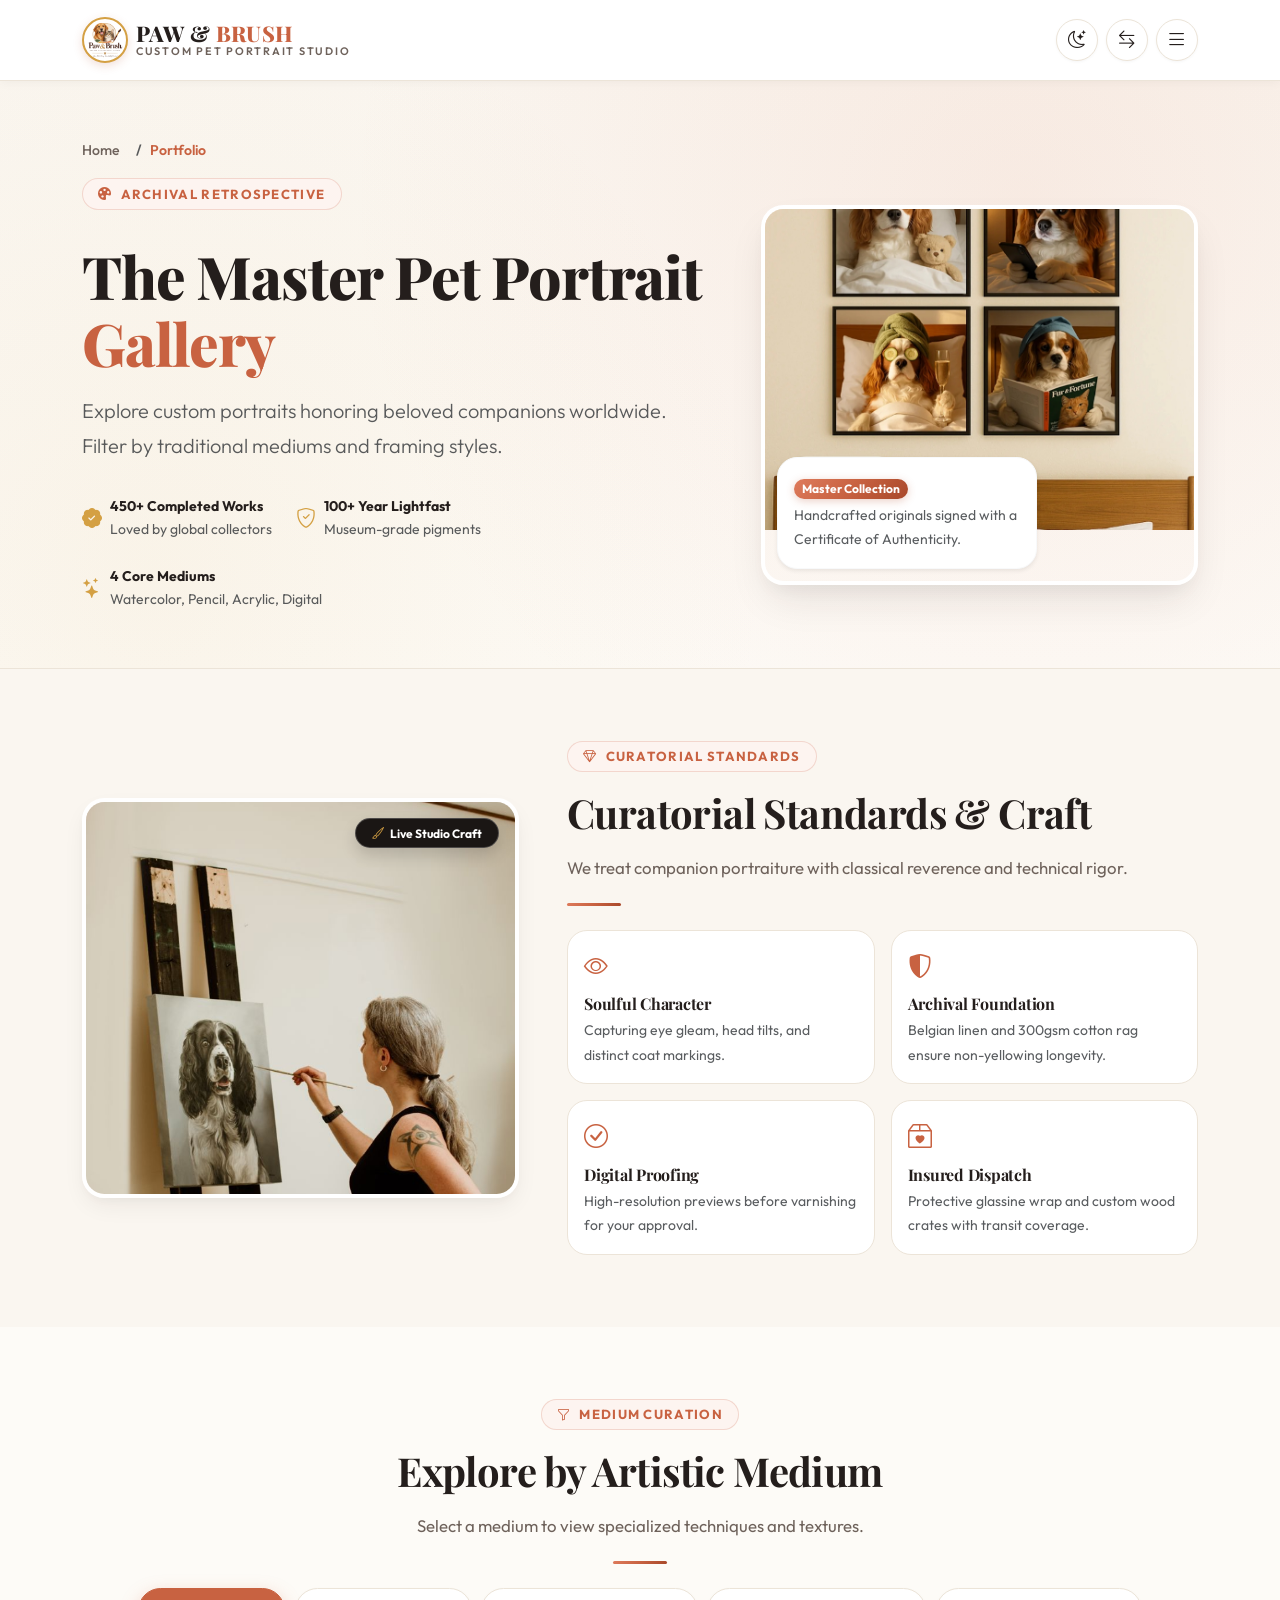
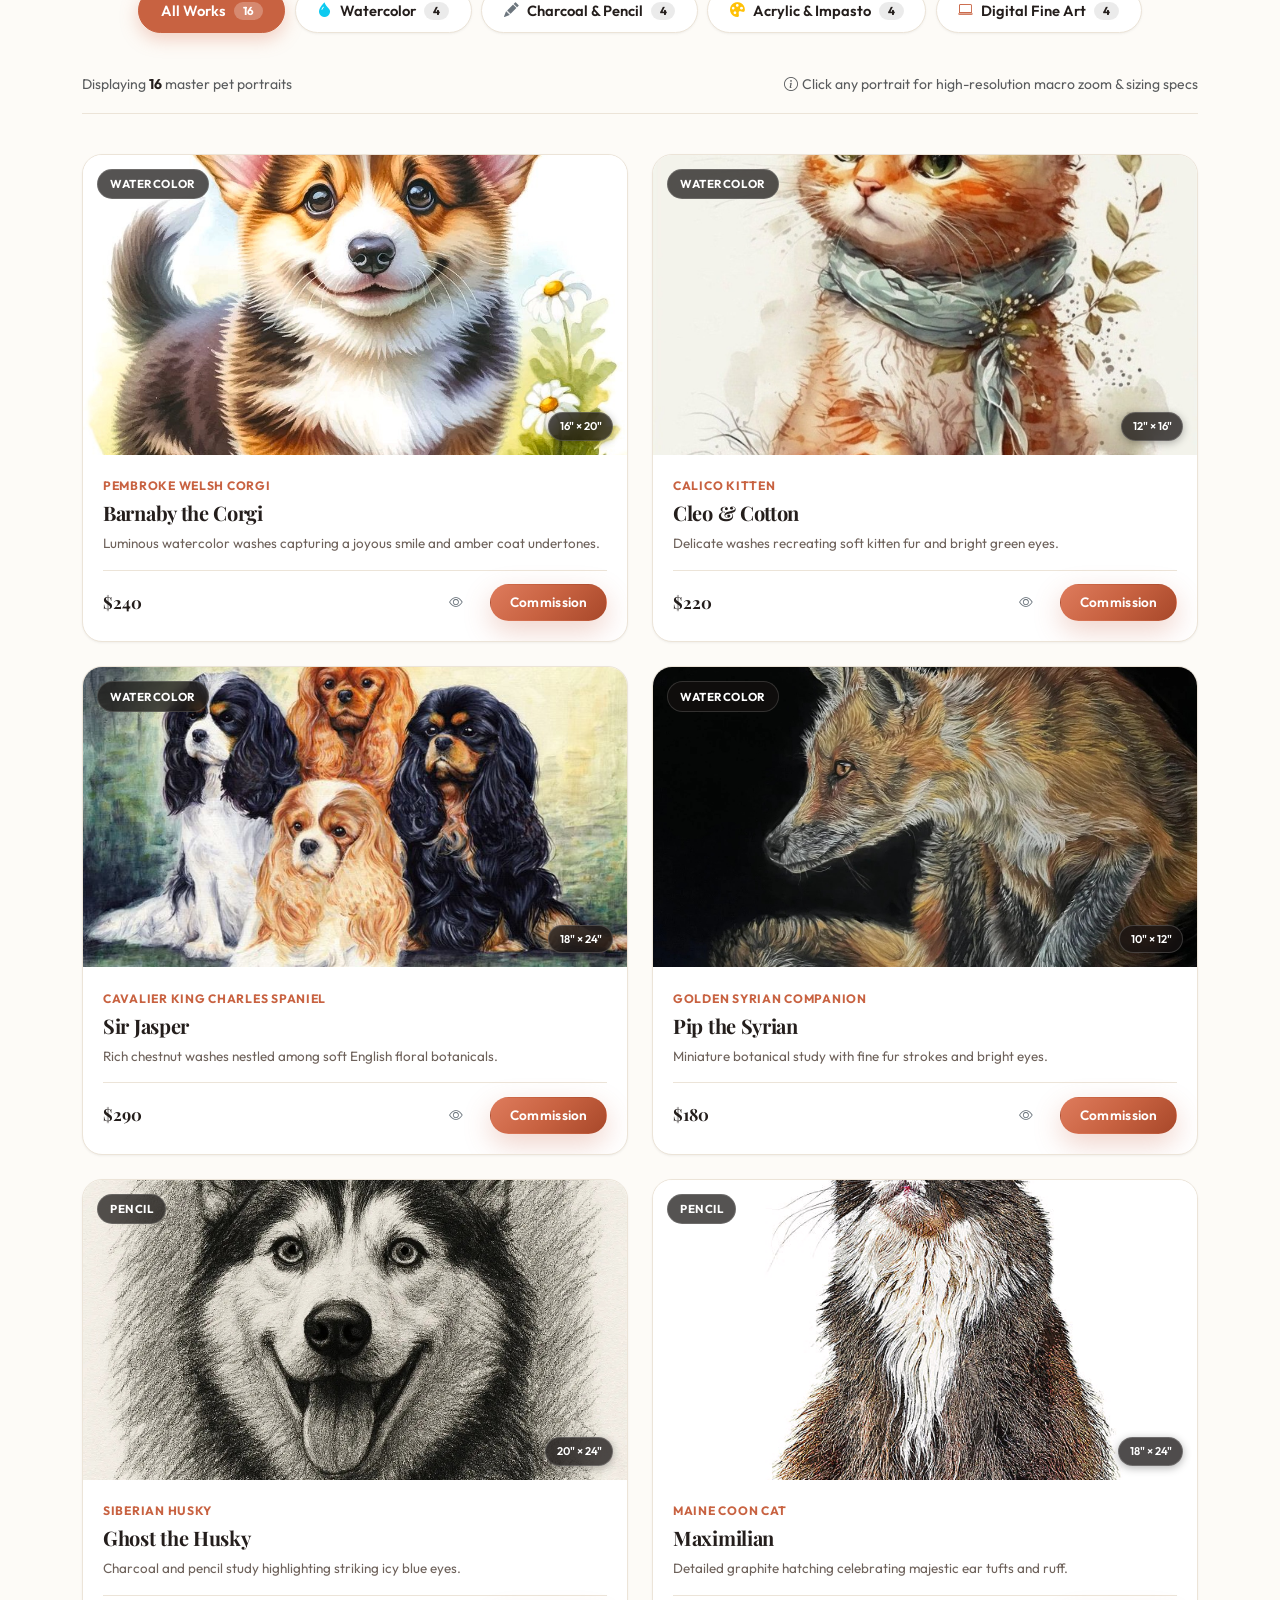
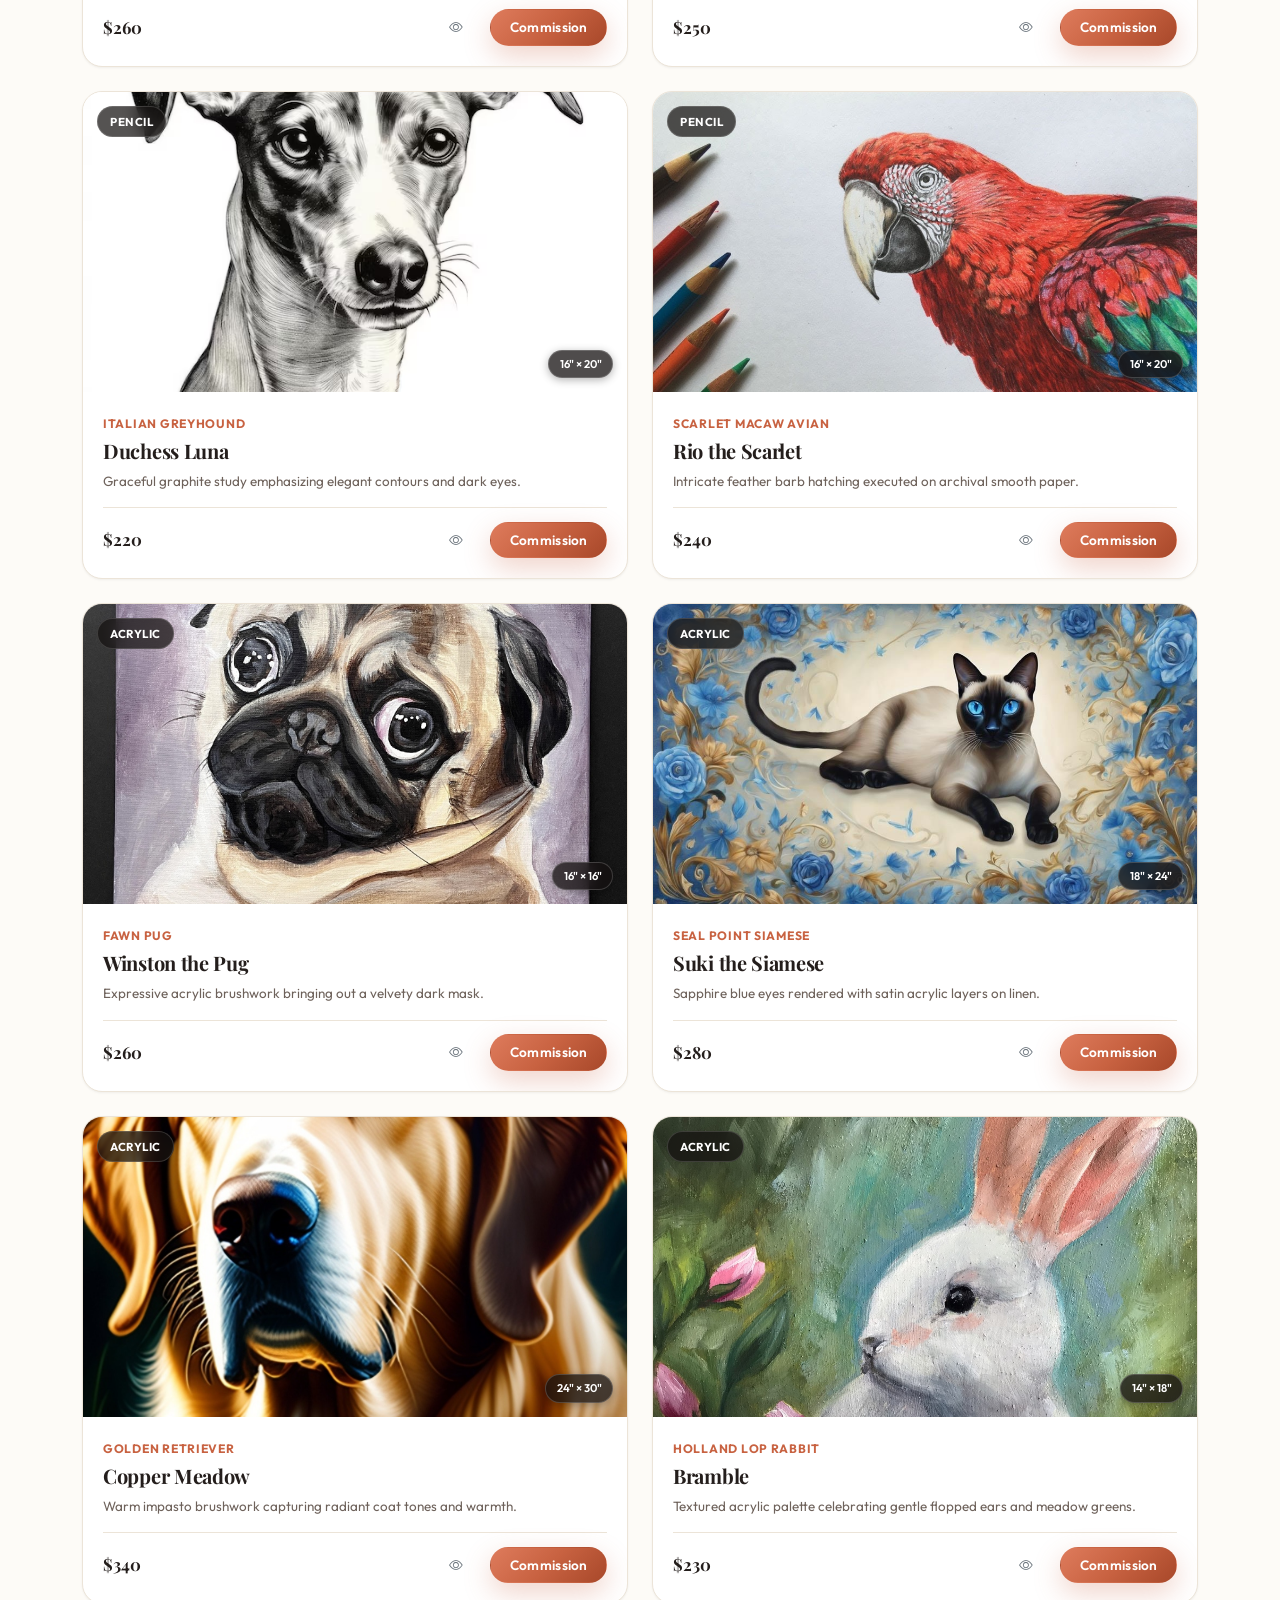
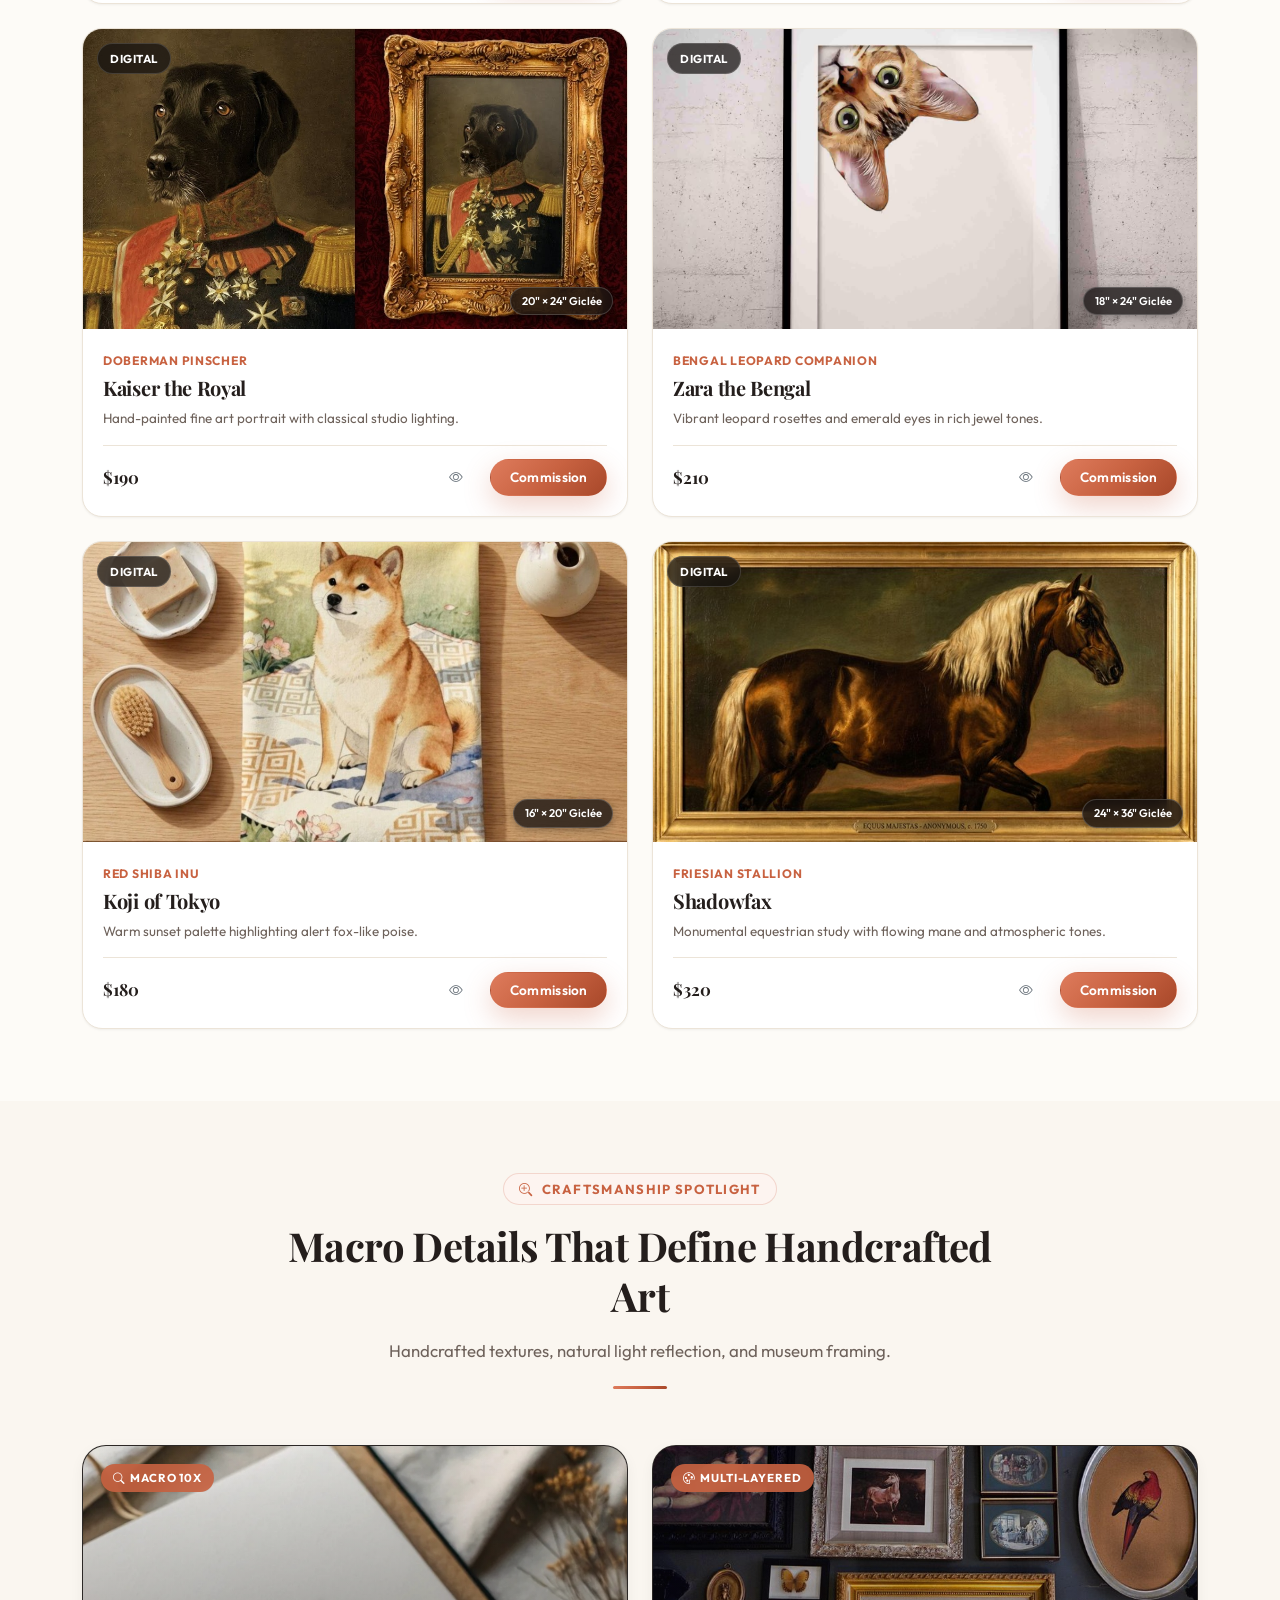
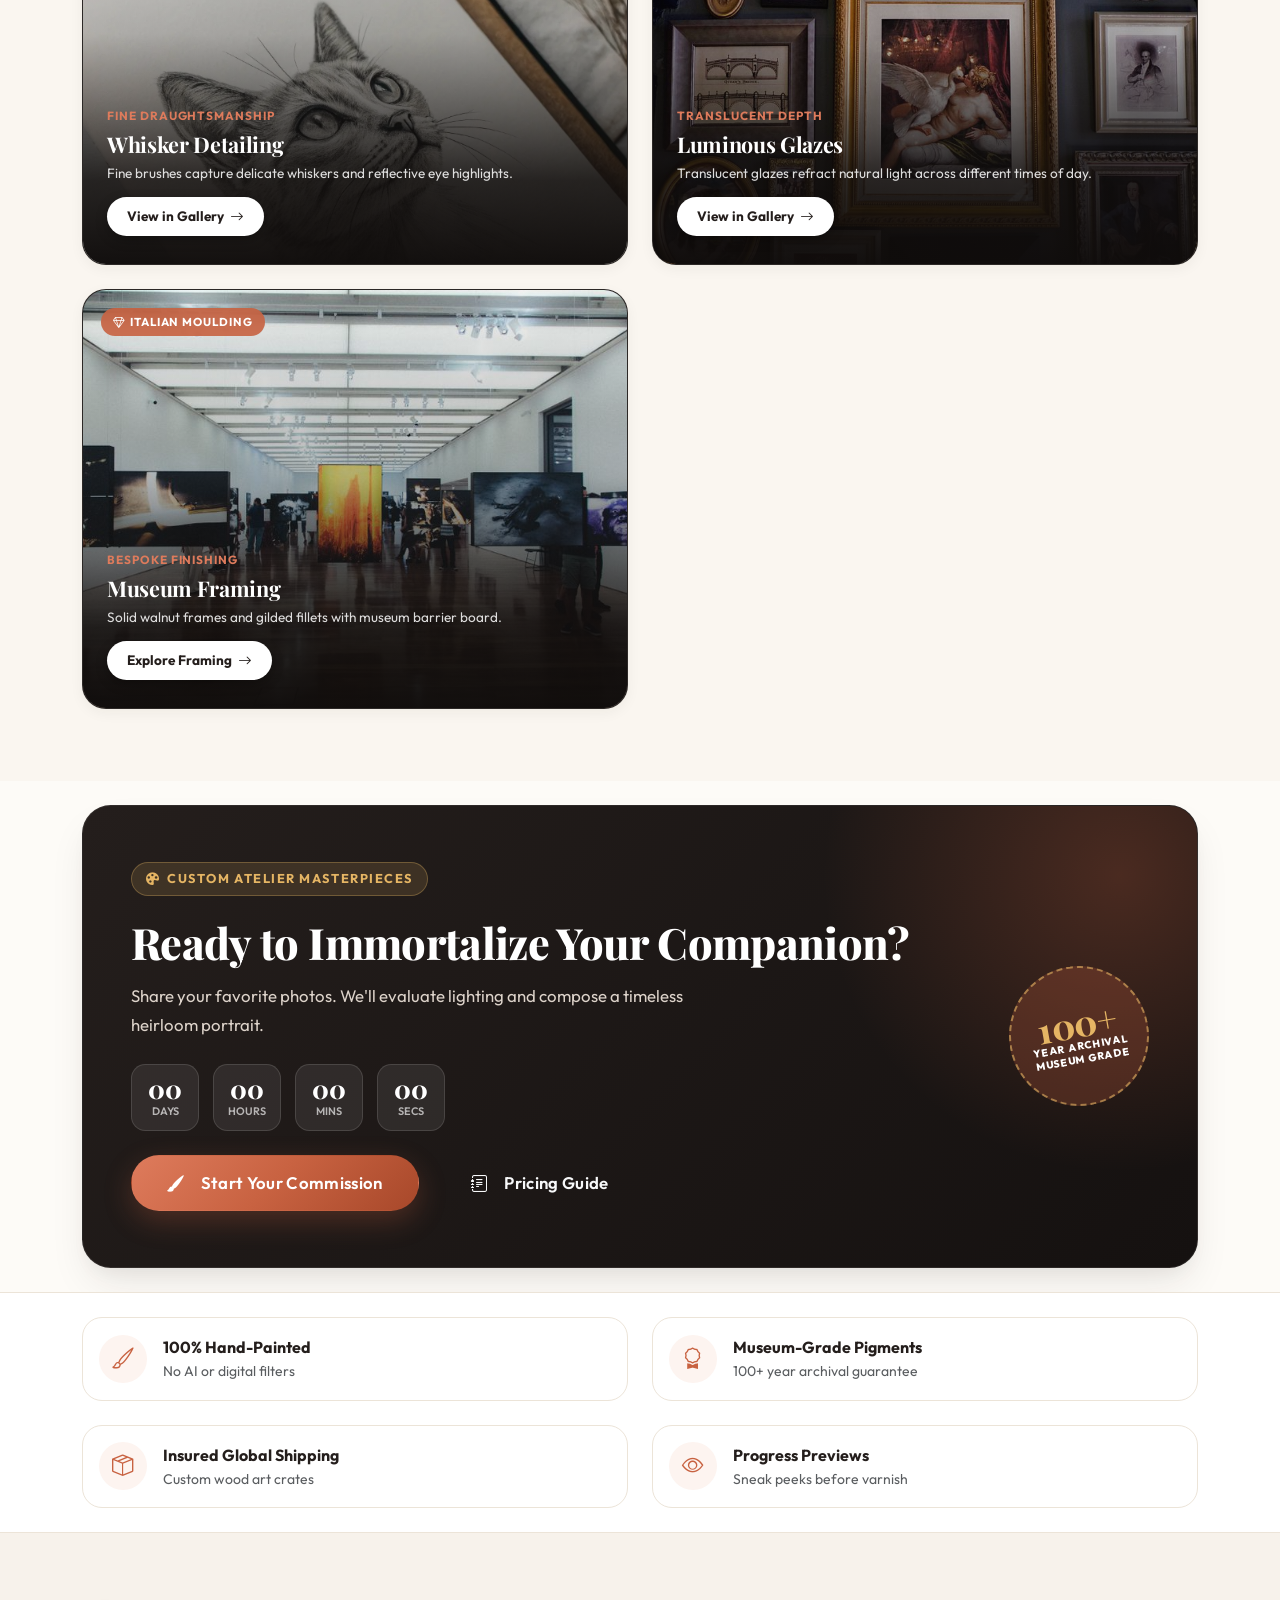
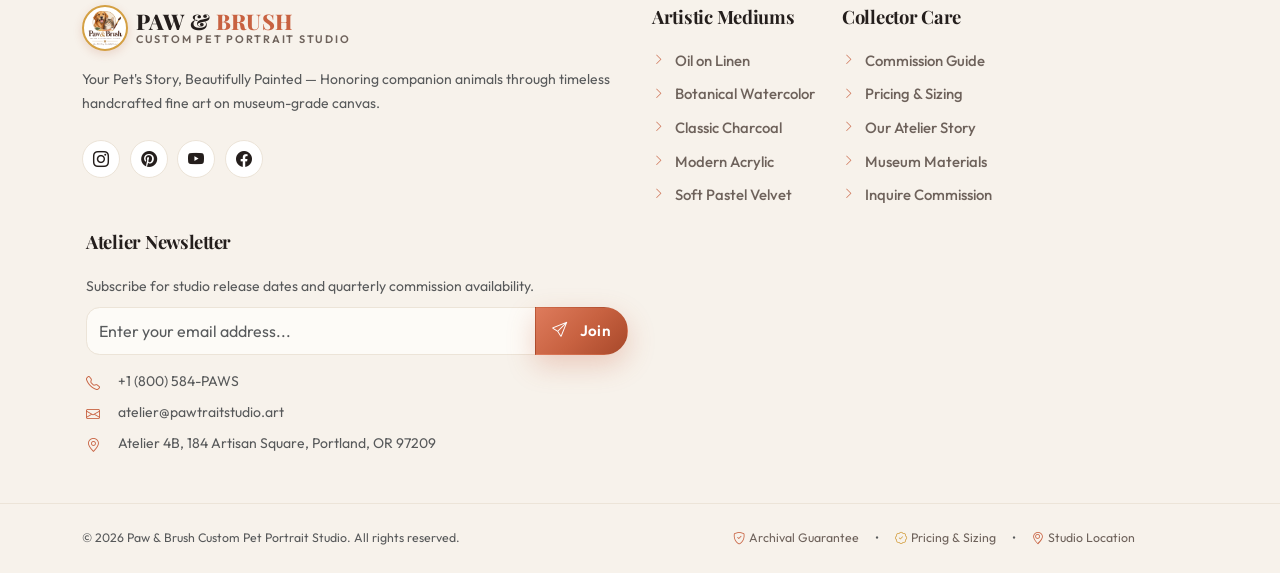
<file: portfolio.html>
<!DOCTYPE html>
<html lang="en" data-bs-theme="light">
<head>
  <meta charset="UTF-8">
  <meta name="viewport" content="width=device-width, initial-scale=1">
  <meta name="description" content="Explore custom pet portraits gallery by Paw & Brush. Dogs, cats, horses, and avian companions painted in watercolor, charcoal pencil, acrylic, and digital fine art.">
  <meta name="keywords" content="pet portrait portfolio, dog portraits, cat art gallery, horse oil paintings, custom pet gallery, pet memorial artwork, animal watercolor">
  <meta name="author" content="Paw & Brush">
  <title>Paw & Brush — Master Pet Portrait Gallery & Portfolio</title>
  <link rel="icon" type="image/png" href="assets/images/logo/logo.png">

  <meta property="og:type" content="website">
  <meta property="og:title" content="Portfolio — Master Pet Portrait Gallery | Paw & Brush">
  <meta property="og:description" content="Your Pet's Story, Beautifully Painted. An expansive retrospective of commissioned animal masterworks. Filter by watercolor, charcoal pencil, acrylic, and digital art.">
  <meta property="og:image" content="assets/images/logo/logo.png">

  <!-- Google Fonts: Playfair Display + Outfit -->
  <link rel="preconnect" href="https://fonts.googleapis.com">
  <link rel="preconnect" href="https://fonts.gstatic.com" crossorigin>
  <link href="https://fonts.googleapis.com/css2?family=Outfit:wght@300;400;500;600;700;800&family=Playfair+Display:ital,wght@0,500;0,600;0,700;0,800;1,500;1,600;1,700&display=swap" rel="stylesheet">

  <!-- Bootstrap 5.3 + Bootstrap Icons -->
  <link rel="stylesheet" href="https://cdn.jsdelivr.net/npm/bootstrap@5.3.3/dist/css/bootstrap.min.css" data-bs-css>
  <link rel="stylesheet" href="https://cdn.jsdelivr.net/npm/bootstrap-icons@1.11.3/font/bootstrap-icons.min.css">

  <!-- Atelier Shared Design System -->
  <link rel="stylesheet" href="assets/css/style.css">
  <link rel="stylesheet" href="assets/css/dark-mode.css">
  <link rel="stylesheet" href="assets/css/rtl.css">
  <link rel="stylesheet" href="assets/css/responsive.css">

  <!-- Pre-paint Theme & RTL Restoration (Supports URL query params ?theme=dark & ?dir=rtl) -->
  <script>
    (function () {
      try {
        var urlParams = new URLSearchParams(window.location.search);
        var qTheme = urlParams.get("theme");
        var qDir = urlParams.get("dir");
        var t = qTheme || localStorage.getItem("pet-portrait-theme");
        if (t) {
          document.documentElement.setAttribute("data-bs-theme", t);
        }
        var r = qDir || localStorage.getItem("pet-portrait-dir");
        if (r) {
          document.documentElement.setAttribute("dir", r);
          if (r === "rtl") {
            var l = document.querySelector("link[data-bs-css]");
            if (l) l.href = "https://cdn.jsdelivr.net/npm/bootstrap@5.3.3/dist/css/bootstrap.rtl.min.css";
          }
        }
      } catch (e) {}
    })();
  </script>
</head>
<body>

  <!-- Preloader — Handcrafted Atelier Presentation -->
  <div class="preloader" id="preloader" role="status" aria-label="Loading Paw & Brush">
    <div class="preloader-inner">
      <div class="preloader-emblem">
        <div class="preloader-spin-ring"></div>
        <div class="preloader-badge-center">
          <img src="assets/images/logo/logo.png" alt="Paw & Brush Custom Pet Portrait Studio" class="preloader-logo-img logo-light-only" width="100" height="100">
          <img src="assets/images/logo/logo-dark.png" alt="Paw & Brush Custom Pet Portrait Studio" class="preloader-logo-img logo-dark-only" width="100" height="100">
        </div>
      </div>
      <div class="preloader-brand">
        <span class="preloader-title">PAW &amp; <span class="text-brand">BRUSH</span></span>
        <span class="preloader-subtitle">Custom Pet Portrait Studio</span>
        <span class="preloader-slogan">Your Pet's Story, Beautifully Painted</span>
      </div>
      <div class="preloader-track">
        <div class="preloader-bar"></div>
      </div>
      <div class="preloader-caption">
        <i class="bi bi-brush text-brand me-1"></i> Handcrafting Masterworks...
      </div>
    </div>
  </div>

  <!-- Shared Sticky Navbar -->
  <div id="navbar-container"></div>

  <main id="mainContent">

    <!-- ======================================================================
         SECTION 1: PORTFOLIO HERO
         ====================================================================== -->
    <section class="portfolio-hero" id="portfolioHero">
      <div class="container position-relative z-2">
        <nav aria-label="breadcrumb">
          <ol class="breadcrumb mb-3">
            <li class="breadcrumb-item"><a href="index.html" class="text-decoration-none">Home</a></li>
            <li class="breadcrumb-item active text-brand" aria-current="page">Portfolio</li>
          </ol>
        </nav>

        <div class="row align-items-center g-5">
          <div class="col-lg-7">
            <div class="eyebrow mb-3">
              <i class="bi bi-palette-fill text-brand"></i>
              <span>Archival Retrospective</span>
            </div>
            <h1 class="hero-title mb-3">
              The Master Pet Portrait <span class="text-serif-italic text-brand">Gallery</span>
            </h1>
            <p class="lead text-muted mb-4">
              Explore custom portraits honoring beloved companions worldwide. Filter by traditional mediums and framing styles.
            </p>

            <div class="d-flex flex-wrap gap-4 pt-2 text-muted small">
              <div class="d-flex align-items-center gap-2">
                <i class="bi bi-patch-check-fill text-gold fs-5"></i>
                <div>
                  <strong class="d-block text-ink">450+ Completed Works</strong>
                  <span>Loved by global collectors</span>
                </div>
              </div>
              <div class="d-flex align-items-center gap-2">
                <i class="bi bi-shield-check text-gold fs-5"></i>
                <div>
                  <strong class="d-block text-ink">100+ Year Lightfast</strong>
                  <span>Museum-grade pigments</span>
                </div>
              </div>
              <div class="d-flex align-items-center gap-2">
                <i class="bi bi-stars text-gold fs-5"></i>
                <div>
                  <strong class="d-block text-ink">4 Core Mediums</strong>
                  <span>Watercolor, Pencil, Acrylic, Digital</span>
                </div>
              </div>
            </div>
          </div>

          <div class="col-lg-5">
            <div class="position-relative">
              <div class="rounded-4 overflow-hidden shadow-lg border border-2 border-white" style="height: 380px;">
                <img src="assets/images/gallery/port_hero_montage.jpg" alt="PawTrait Atelier Commissioned Portrait Montage" class="w-100 h-100 object-fit-cover" width="600" height="400">
              </div>
              <div class="position-absolute bottom-0 start-0 m-3 p-3 bg-white bg-opacity-95 rounded-3 shadow-sm border border-light" style="max-width: 260px;">
                <span class="badge bg-brand text-white mb-1">Master Collection</span>
                <p class="small text-muted mb-0">Handcrafted originals signed with a Certificate of Authenticity.</p>
              </div>
            </div>
          </div>
        </div>
      </div>
    </section>

    <!-- ======================================================================
         SECTION 2: GALLERY INTRODUCTION
         ====================================================================== -->
    <section class="section bg-surface-2" id="galleryIntro">
      <div class="container">
        <div class="row align-items-center g-5">
          <div class="col-lg-5">
            <div class="port-intro-frame">
              <img src="assets/images/gallery/port_intro_curator.jpg" alt="PawTrait Atelier Artist at Work" loading="lazy">
              <div class="badge bg-dark text-white position-absolute top-0 end-0 m-3 py-2 px-3 rounded-pill shadow">
                <i class="bi bi-brush me-1 text-gold"></i> Live Studio Craft
              </div>
            </div>
          </div>

          <div class="col-lg-7">
            <div class="section-head text-start mb-4">
              <span class="eyebrow"><i class="bi bi-gem"></i> Curatorial Standards</span>
              <h2 class="section-title">Curatorial Standards & Craft</h2>
              <p class="section-subtitle">
                We treat companion portraiture with classical reverence and technical rigor.
              </p>
              <div class="divider-brand ms-0"></div>
            </div>

            <div class="row g-3">
              <div class="col-sm-6">
                <div class="p-3 bg-surface rounded-3 border border-soft h-100">
                  <div class="text-brand fs-4 mb-2"><i class="bi bi-eye"></i></div>
                  <h6 class="fw-bold mb-1">Soulful Character</h6>
                  <p class="small text-muted mb-0">Capturing eye gleam, head tilts, and distinct coat markings.</p>
                </div>
              </div>

              <div class="col-sm-6">
                <div class="p-3 bg-surface rounded-3 border border-soft h-100">
                  <div class="text-brand fs-4 mb-2"><i class="bi bi-shield-shaded"></i></div>
                  <h6 class="fw-bold mb-1">Archival Foundation</h6>
                  <p class="small text-muted mb-0">Belgian linen and 300gsm cotton rag ensure non-yellowing longevity.</p>
                </div>
              </div>

              <div class="col-sm-6">
                <div class="p-3 bg-surface rounded-3 border border-soft h-100">
                  <div class="text-brand fs-4 mb-2"><i class="bi bi-check-circle"></i></div>
                  <h6 class="fw-bold mb-1">Digital Proofing</h6>
                  <p class="small text-muted mb-0">High-resolution previews before varnishing for your approval.</p>
                </div>
              </div>

              <div class="col-sm-6">
                <div class="p-3 bg-surface rounded-3 border border-soft h-100">
                  <div class="text-brand fs-4 mb-2"><i class="bi bi-box2-heart"></i></div>
                  <h6 class="fw-bold mb-1">Insured Dispatch</h6>
                  <p class="small text-muted mb-0">Protective glassine wrap and custom wood crates with transit coverage.</p>
                </div>
              </div>
            </div>
          </div>
        </div>
      </div>
    </section>

    <!-- ======================================================================
         SECTION 3: WORKING ART-MEDIUM FILTERS
         ====================================================================== -->
    <section class="section pb-0" id="galleryFilters">
      <div class="container">
        <div class="section-head center mb-4">
          <span class="eyebrow"><i class="bi bi-funnel"></i> Medium Curation</span>
          <h2 class="section-title">Explore by Artistic Medium</h2>
          <p class="section-subtitle">Select a medium to view specialized techniques and textures.</p>
          <div class="divider-brand"></div>
        </div>

        <!-- Filter Pills Bar -->
        <div class="portfolio-filter-bar" role="toolbar" aria-label="Artwork Medium Filters">
          <button type="button" class="filter-pill active" data-filter="all" aria-pressed="true">
            <span>All Works</span>
            <span class="badge">16</span>
          </button>
          <button type="button" class="filter-pill" data-filter="watercolor" aria-pressed="false">
            <i class="bi bi-droplet-fill text-info"></i>
            <span>Watercolor</span>
            <span class="badge">4</span>
          </button>
          <button type="button" class="filter-pill" data-filter="pencil" aria-pressed="false">
            <i class="bi bi-pencil-fill text-secondary"></i>
            <span>Charcoal & Pencil</span>
            <span class="badge">4</span>
          </button>
          <button type="button" class="filter-pill" data-filter="acrylic" aria-pressed="false">
            <i class="bi bi-palette-fill text-warning"></i>
            <span>Acrylic & Impasto</span>
            <span class="badge">4</span>
          </button>
          <button type="button" class="filter-pill" data-filter="digital" aria-pressed="false">
            <i class="bi bi-laptop text-primary"></i>
            <span>Digital Fine Art</span>
            <span class="badge">4</span>
          </button>
        </div>

        <!-- Result count bar -->
        <div class="d-flex align-items-center justify-content-between pb-3 border-bottom mb-4">
          <div class="small text-muted">
            Displaying <span class="fw-bold text-ink" id="galleryCount">16</span> master pet portraits
          </div>
          <div class="small text-muted d-none d-md-block">
            <i class="bi bi-info-circle me-1"></i>Click any portrait for high-resolution macro zoom & sizing specs
          </div>
        </div>
      </div>
    </section>

    <!-- ======================================================================
         SECTION 4: MAIN PET PORTRAIT GALLERY GRID
         ====================================================================== -->
    <section class="section pt-3" id="galleryCollection">
      <div class="container">
        <!-- Live dynamic gallery container -->
        <div class="row g-4" id="galleryGrid">
          <!-- Populated by assets/js/portfolio.js with 16 masterworks across 4 mediums -->
          <div class="col-12 text-center py-5" id="galleryEmpty" style="display:none;">
            <i class="bi bi-brush fs-1 text-muted"></i>
            <h5 class="fw-bold mt-3">No artworks found in this category</h5>
            <p class="small text-muted">Try switching to "All Works" to see the complete gallery.</p>
          </div>
        </div>
      </div>
    </section>

    <!-- ======================================================================
         SECTION 5: FEATURED ARTWORK DETAILS & CLOSE-UP VIEWS
         ====================================================================== -->
    <section class="section bg-surface-2" id="galleryDetails">
      <div class="container">
        <div class="section-head center">
          <span class="eyebrow"><i class="bi bi-zoom-in"></i> Craftsmanship Spotlight</span>
          <h2 class="section-title">Macro Details That Define Handcrafted Art</h2>
          <p class="section-subtitle">Handcrafted textures, natural light reflection, and museum framing.</p>
          <div class="divider-brand"></div>
        </div>

        <div class="row g-4">
          <!-- Detail 1: Tactile Whisker Detailing -->
          <div class="col-12 col-md-4">
            <div class="ref-card ref-card-medium">
              <img src="assets/images/gallery/port_detail_whisker.jpg" alt="Macro Whisker Hair Hatching Detail" class="ref-card-img" loading="eager">
              <div class="ref-card-overlay"></div>
              <span class="ref-card-badge-tag"><i class="bi bi-search me-1"></i>Macro 10x</span>
              <div class="ref-card-content">
                <span class="ref-card-eyebrow">FINE DRAUGHTSMANSHIP</span>
                <h3 class="ref-card-title">Whisker Detailing</h3>
                <p class="ref-card-desc">Fine brushes capture delicate whiskers and reflective eye highlights.</p>
                <a href="#galleryCollection" class="ref-card-btn">
                  <span>View in Gallery</span>
                  <i class="bi bi-arrow-right"></i>
                </a>
              </div>
            </div>
          </div>

          <!-- Detail 2: Layered Luminous Glazes -->
          <div class="col-12 col-md-4">
            <div class="ref-card ref-card-medium">
              <img src="assets/images/gallery/port_detail_glaze.jpg" alt="Layered Oil & Acrylic Impasto Glazing" class="ref-card-img" loading="eager">
              <div class="ref-card-overlay"></div>
              <span class="ref-card-badge-tag"><i class="bi bi-palette me-1"></i>Multi-Layered</span>
              <div class="ref-card-content">
                <span class="ref-card-eyebrow">TRANSLUCENT DEPTH</span>
                <h3 class="ref-card-title">Luminous Glazes</h3>
                <p class="ref-card-desc">Translucent glazes refract natural light across different times of day.</p>
                <a href="#galleryCollection" class="ref-card-btn">
                  <span>View in Gallery</span>
                  <i class="bi bi-arrow-right"></i>
                </a>
              </div>
            </div>
          </div>

          <!-- Detail 3: Museum Framing & Fillets -->
          <div class="col-12 col-md-4">
            <div class="ref-card ref-card-medium">
              <img src="assets/images/gallery/port_detail_frame.jpg" alt="Custom Handcrafted Hardwood Frame with Gold Fillet" class="ref-card-img" loading="eager">
              <div class="ref-card-overlay"></div>
              <span class="ref-card-badge-tag"><i class="bi bi-gem me-1"></i>Italian Moulding</span>
              <div class="ref-card-content">
                <span class="ref-card-eyebrow">BESPOKE FINISHING</span>
                <h3 class="ref-card-title">Museum Framing</h3>
                <p class="ref-card-desc">Solid walnut frames and gilded fillets with museum barrier board.</p>
                <a href="commission-process.html" class="ref-card-btn">
                  <span>Explore Framing</span>
                  <i class="bi bi-arrow-right"></i>
                </a>
              </div>
            </div>
          </div>
        </div>
      </div>
    </section>

    <!-- ======================================================================
         SECTION 6: COMMISSION CTA BANNER
         ====================================================================== -->
    <section class="section py-4" id="portfolioCta">
      <div class="container">
        <div class="offer-banner" data-countdown="2026-11-30T23:59:59">
          <div class="ob-inner">
            <div>
              <span class="ob-tag"><i class="bi bi-palette-fill"></i> Custom Atelier Masterpieces</span>
              <h2>Ready to Immortalize Your Companion?</h2>
              <p>Share your favorite photos. We'll evaluate lighting and compose a timeless heirloom portrait.</p>
              
              <div class="d-flex flex-wrap gap-4 align-items-center">
                <div class="countdown" aria-label="Countdown to next slot closing">
                  <div class="cd-box"><div class="cd-num cd-days">14</div><div class="cd-label">Days</div></div>
                  <div class="cd-box"><div class="cd-num cd-hours">08</div><div class="cd-label">Hours</div></div>
                  <div class="cd-box"><div class="cd-num cd-mins">42</div><div class="cd-label">Mins</div></div>
                  <div class="cd-box"><div class="cd-num cd-secs">15</div><div class="cd-label">Secs</div></div>
                </div>

                <div class="d-flex flex-wrap gap-3">
                  <a href="contact.html?type=commission" class="btn btn-brand btn-lg">
                    <i class="bi bi-brush-fill me-2"></i>Start Your Commission
                  </a>
                  <a href="commission-process.html" class="btn btn-outline-light btn-lg">
                    <i class="bi bi-journal-text me-2"></i>Pricing Guide
                  </a>
                </div>
              </div>
            </div>

            <!-- Provenance Stamp -->
            <div class="discount-stamp" aria-hidden="true">
              <strong>100+</strong>
              <span>YEAR ARCHIVAL<br>MUSEUM GRADE</span>
            </div>
          </div>
        </div>
      </div>
    </section>

    <!-- ======================================================================
         ACCESSIBLE ARTWORK LIGHTBOX MODAL
         ====================================================================== -->
    <div class="modal fade" id="artworkLightbox" tabindex="-1" aria-labelledby="lightboxTitle" aria-hidden="true" role="dialog">
      <div class="modal-dialog modal-dialog-centered modal-xl">
        <div class="modal-content shadow-lg border-0 overflow-hidden">
          <div class="modal-header border-0 pb-0 justify-content-between">
            <span class="badge bg-brand text-white px-3 py-2 rounded-pill" id="lightboxCounter">1 / 16</span>
            <div class="d-flex align-items-center gap-2">
              <button type="button" class="btn btn-sm btn-outline-secondary" id="lightboxPrev" aria-label="Previous artwork">
                <i class="bi bi-arrow-left"></i>
              </button>
              <button type="button" class="btn btn-sm btn-outline-secondary" id="lightboxNext" aria-label="Next artwork">
                <i class="bi bi-arrow-right"></i>
              </button>
              <button type="button" class="btn-close ms-2" data-bs-dismiss="modal" aria-label="Close dialog"></button>
            </div>
          </div>
          <div class="modal-body p-4 p-lg-5">
            <div class="row g-4 align-items-center">
              <div class="col-lg-7">
                <div class="lightbox-img-wrap shadow-sm">
                  <img src="assets/images/gallery/port_wc_corgi.jpg" alt="Artwork detail preview" id="lightboxImg" class="img-fluid rounded">
                </div>
              </div>
              <div class="col-lg-5">
                <div class="d-flex flex-column h-100 justify-content-between">
                  <div>
                    <div class="text-brand small fw-bold text-uppercase mb-1" id="lightboxBreed">Pembroke Welsh Corgi</div>
                    <h2 class="h3 fw-bold font-heading mb-3" id="lightboxTitle">Barnaby the Corgi</h2>
                    
                    <div class="p-3 bg-surface-2 rounded-3 border border-soft mb-3">
                      <div class="row g-2 small">
                        <div class="col-6">
                          <span class="text-muted d-block">Medium:</span>
                          <strong id="lightboxMedium">Botanical Watercolor</strong>
                        </div>
                        <div class="col-6">
                          <span class="text-muted d-block">Dimensions:</span>
                          <strong id="lightboxDim">16" × 20"</strong>
                        </div>
                        <div class="col-6">
                          <span class="text-muted d-block">Base Price:</span>
                          <strong class="text-brand" id="lightboxPrice">$240</strong>
                        </div>
                        <div class="col-6">
                          <span class="text-muted d-block">Turnaround:</span>
                          <strong id="lightboxTurnaround">10–14 Days</strong>
                        </div>
                      </div>
                    </div>

                    <p class="text-muted small mb-4" id="lightboxDesc">
                      Painted with light-reactive Arches cold-pressed washes capturing Barnaby's joyous perky smile and amber coat undertones.
                    </p>
                  </div>

                  <div class="pt-3 border-top d-flex flex-column gap-2">
                    <a href="commission-process.html" class="btn btn-brand w-100" id="lightboxCta">
                      <i class="bi bi-palette me-2"></i>Commission Similar Artwork
                    </a>
                    <button type="button" class="btn btn-outline-secondary w-100 btn-sm" data-bs-dismiss="modal">
                      Close Lightbox
                    </button>
                  </div>
                </div>
              </div>
            </div>
          </div>
        </div>
      </div>
    </div>

  </main>

  <!-- ======================================================================
       SECTION 7: SHARED FOOTER CONTAINER
       ====================================================================== -->
  <div id="footer-container"></div>

  <!-- Floating Back to Top Button -->
  <button class="back-to-top" id="backToTop" aria-label="Back to top">
    <i class="bi bi-arrow-up"></i>
  </button>

  <!-- Bootstrap 5 Bundle JS -->
  <script src="https://cdn.jsdelivr.net/npm/bootstrap@5.3.3/dist/js/bootstrap.bundle.min.js"></script>

  <!-- Atelier Shared Scripts -->
  <script src="assets/js/theme.js"></script>
  <script src="assets/js/rtl.js"></script>
  <script src="assets/js/navbar.js"></script>
  <script src="assets/js/footer.js"></script>
  <script src="assets/js/portfolio.js"></script>
  <script src="assets/js/main.js"></script>
</body>
</html>
</file>
<file: assets/css/style.css>
/* ==========================================================================
   PAWTRAIT ATELIER — Custom Pet Portrait Artist Studio
   --------------------------------------------------------------------------
   File   : assets/css/style.css
   Notes  : Warm, artistic, luxury atelier design system.
            Warm cream, ivory, beige, terracotta, burnt sienna, and ochre accents.
            Built on Bootstrap 5.3 + custom modern variables.
   ========================================================================== */

/* --------------------------------------------------------------------------
   1. THEME TOKENS (CSS VARIABLES)
   -------------------------------------------------------------------------- */
:root {
  /* Warm Artistic Brand Palette */
  --brand:              #C86241;                  /* Warm Terracotta */
  --brand-rgb:          200, 98, 65;
  --brand-light:        #DE7B5C;                  /* Soft Terracotta */
  --brand-dark:         #A8482A;                  /* Burnt Sienna */
  --brand-deep:         #7C3119;                  /* Deep Sienna / Raw Umber */
  --brand-surface:      #FDF4F0;                  /* Delicate Terracotta Blush */
  --brand-gradient:     linear-gradient(135deg, #DE7B5C 0%, #C86241 50%, #A8482A 100%);
  --brand-gradient-soft: linear-gradient(135deg, #FFF7F3 0%, #FDF1EA 100%);

  /* Artistic Complementary Accents */
  --accent-gold:        #D4A043;                  /* Ochre Gold / Gilding */
  --accent-gold-light:  #F7E7C4;
  --accent-gold-dark:   #9C6E18;
  --accent-gold-grad:   linear-gradient(135deg, #E6B55E 0%, #D4A043 100%);
  --accent-sage:        #7C9082;                  /* French Studio Sage */
  --accent-sage-bg:     #F2F6F4;
  --accent-umber:       #4A3728;                  /* Raw Umber */
  --accent-clay:        #B5704D;                  /* Tuscan Clay */

  /* Surfaces & Backgrounds */
  --cream:              #FDFBF7;                  /* Base Warm Cream Canvas */
  --ivory:              #FFFFFC;                  /* Pure Artist Ivory */
  --beige:              #F7F2EB;                  /* Warm French Beige */
  --beige-deep:         #EFE7DC;                  /* Soft Linen / Paper */
  --surface:            #FFFFFF;                  /* Elevated Surface */
  --surface-2:          #FAF6F0;                  /* Soft Section Contrast */
  --surface-3:          #F3ECE2;                  /* Deeper Container */

  /* Text & Inks */
  --ink:                #241E1C;                  /* Charcoal Umber (Rich Black) */
  --ink-deep:           #151110;                  /* True Deep Ink */
  --muted:              #6E625B;                  /* Studio Muted Slate / Bark */
  --muted-light:        #94877F;                  /* Light Muted */
  --border-soft:        #ECE4D8;                  /* Linen Border */
  --border-medium:      #DFD4C5;                  /* Framing Border */

  /* Modern Glass & Elevation Shadows */
  --shadow-xs:          0 1px 3px rgba(36, 30, 28, 0.04), 0 1px 2px rgba(36, 30, 28, 0.02);
  --shadow-sm:          0 4px 14px rgba(36, 30, 28, 0.05);
  --shadow-md:          0 10px 25px -4px rgba(36, 30, 28, 0.07), 0 4px 10px -2px rgba(36, 30, 28, 0.03);
  --shadow-lg:          0 20px 40px -8px rgba(36, 30, 28, 0.1), 0 10px 16px -4px rgba(36, 30, 28, 0.04);
  --shadow-brand:       0 10px 28px rgba(200, 98, 65, 0.28);
  --shadow-gold:        0 10px 26px rgba(212, 160, 67, 0.25);
  --shadow-frame:       0 12px 36px rgba(36, 30, 28, 0.12), 0 0 0 1px rgba(36, 30, 28, 0.06);

  /* Bootstrap Variable Overrides */
  --bs-primary:             var(--brand);
  --bs-primary-rgb:         var(--brand-rgb);
  --bs-link-color:          var(--brand);
  --bs-link-hover-color:    var(--brand-dark);
  --bs-body-font-family:    "Outfit", system-ui, -apple-system, sans-serif;
  --bs-body-color:          var(--ink);
  --bs-body-bg:             var(--cream);
  --bs-border-color:        var(--border-soft);
  --bs-border-radius:       0.85rem;
  --bs-border-radius-lg:    1.25rem;
  --bs-focus-ring-color:    rgba(var(--brand-rgb), 0.25);

  /* Border Radius System */
  --radius-xs:          0.4rem;                   /* 6.4px */
  --radius-sm:          0.75rem;                  /* 12px */
  --radius-md:          1.15rem;                  /* 18.4px */
  --radius-lg:          1.5rem;                   /* 24px */
  --radius-xl:          2rem;                     /* 32px */
  --radius-pill:        9999px;

  /* Layout Constants */
  --navbar-height:      80px;

  /* Typography Fonts */
  --font-heading:   "Playfair Display", Georgia, "Times New Roman", serif;
  --font-body:      "Outfit", system-ui, -apple-system, sans-serif;
  --font-hand:      "Cormorant Garamond", Georgia, serif;

  /* Spacing Scale */
  --space-2xs:      0.25rem;
  --space-xs:       0.5rem;
  --space-sm:       0.75rem;
  --space-md:       1rem;
  --space-lg:       1.5rem;
  --space-xl:       2rem;
  --space-2xl:      3rem;
  --space-3xl:      4.5rem;

  /* Hero & Decorative */
  --hero-grad-a:    #FAF4ED;
  --hero-grad-b:    #FDFBF7;
}

/* --------------------------------------------------------------------------
   2. BASE & GLOBAL TYPOGRAPHY
   -------------------------------------------------------------------------- */
*, *::before, *::after {
  box-sizing: border-box;
}

html {
  scroll-behavior: smooth;
  background-color: var(--cream);
}

html {
  overflow-x: hidden !important;
  max-width: 100%;
  width: 100%;
}

body {
  font-family: var(--font-body);
  font-weight: 400;
  line-height: 1.65;
  color: var(--ink);
  background-color: var(--cream);
  -webkit-font-smoothing: antialiased;
  -moz-osx-font-smoothing: grayscale;
  overflow-x: hidden !important;
  max-width: 100%;
  width: 100%;
  position: relative;
}

h1, h2, h3, h4, h5, h6,
.h1, .h2, .h3, .h4, .h5, .h6,
.font-heading {
  font-family: var(--font-heading);
  color: var(--ink);
  font-weight: 700;
  letter-spacing: -0.015em;
  line-height: 1.25;
}

p {
  line-height: 1.75;
  color: var(--muted);
  margin-bottom: 1.25rem;
}

a {
  color: var(--brand);
  text-decoration: none;
  transition: all 0.25s ease;
}

a:hover {
  color: var(--brand-dark);
}

img {
  max-width: 100%;
  height: auto;
  display: block;
}

::selection {
  background: rgba(var(--brand-rgb), 0.22);
  color: var(--ink-deep);
}

:focus-visible {
  outline: 2px solid var(--brand);
  outline-offset: 3px;
  border-radius: 6px;
}

/* Custom Artistic Scrollbar */
::-webkit-scrollbar {
  width: 10px;
  height: 10px;
}
::-webkit-scrollbar-track {
  background: var(--surface-2);
}
::-webkit-scrollbar-thumb {
  background: rgba(var(--brand-rgb), 0.45);
  border-radius: 20px;
  border: 2px solid var(--surface-2);
}
::-webkit-scrollbar-thumb:hover {
  background: var(--brand);
}

/* Preloader — Luxury Atelier Glassmorphic Presentation */
.preloader {
  position: fixed;
  inset: 0;
  z-index: 99999;
  background: rgba(250, 246, 241, 0.98);
  backdrop-filter: blur(16px);
  -webkit-backdrop-filter: blur(16px);
  display: flex;
  align-items: center;
  justify-content: center;
  transition: opacity 0.45s cubic-bezier(0.16, 1, 0.3, 1), visibility 0.45s ease;
}
.preloader.fade-out {
  opacity: 0;
  visibility: hidden;
  pointer-events: none;
}
.preloader-inner {
  display: flex;
  flex-direction: column;
  align-items: center;
  justify-content: center;
  gap: 1.15rem;
  text-align: center;
}
.preloader-emblem {
  position: relative;
  width: 110px;
  height: 110px;
  display: flex;
  align-items: center;
  justify-content: center;
}
.preloader-spin-ring {
  position: absolute;
  inset: -6px;
  border-radius: 50%;
  border: 2px dashed rgba(212, 160, 67, 0.5);
  border-top-color: var(--brand);
  border-right-color: #D4A043;
  animation: preloaderSpin 3.8s linear infinite;
}
.preloader-badge-center {
  position: relative;
  z-index: 2;
  width: 100px;
  height: 100px;
  border-radius: 50%;
  overflow: hidden;
  background: #FFFFFF;
  box-shadow: 0 8px 24px rgba(184, 83, 51, 0.22), 0 0 0 3px #FAF6F1, 0 0 0 5px rgba(212, 160, 67, 0.35);
  display: flex;
  align-items: center;
  justify-content: center;
  animation: preloaderPulse 2.4s ease-in-out infinite;
}
.preloader-logo-img {
  width: 100%;
  height: 100%;
  object-fit: cover;
  object-position: center 20%;
  transform: scale(1.05);
}
.preloader-brand {
  display: flex;
  flex-direction: column;
  align-items: center;
  gap: 0.2rem;
}
.preloader-title {
  font-family: var(--font-heading);
  font-size: 1.45rem;
  font-weight: 800;
  color: var(--ink);
  letter-spacing: 0.06em;
  text-transform: uppercase;
}
.preloader-subtitle {
  font-family: var(--font-body);
  font-size: 0.72rem;
  font-weight: 700;
  letter-spacing: 0.16em;
  text-transform: uppercase;
  color: var(--brand);
}
.preloader-slogan {
  font-family: var(--font-heading);
  font-style: italic;
  font-size: 0.85rem;
  color: var(--muted);
}
.preloader-track {
  width: 170px;
  height: 4px;
  background: var(--border-soft);
  border-radius: 99px;
  overflow: hidden;
  position: relative;
}
.preloader-bar {
  position: absolute;
  inset-block: 0;
  inset-inline-start: 0;
  width: 50%;
  background: linear-gradient(90deg, var(--brand) 0%, #D4A043 50%, var(--brand) 100%);
  border-radius: 99px;
  animation: preloaderShimmer 1.5s cubic-bezier(0.65, 0, 0.35, 1) infinite;
}
.preloader-caption {
  font-size: 0.8rem;
  font-weight: 600;
  color: var(--muted);
  letter-spacing: 0.02em;
}
@keyframes preloaderSpin {
  100% { transform: rotate(360deg); }
}
@keyframes preloaderPulse {
  0%, 100% { transform: scale(1); }
  50% { transform: scale(1.06); }
}
@keyframes preloaderShimmer {
  0% { transform: translateX(-120%); }
  100% { transform: translateX(320%); }
}

/* Fallback for legacy preloader markup */
.preloader-icon-wrap {
  width: 64px;
  height: 64px;
  border-radius: 50%;
  background: var(--brand-surface);
  display: flex;
  align-items: center;
  justify-content: center;
  box-shadow: var(--shadow-sm);
  animation: pulseBrand 2s infinite ease-in-out;
}
.preloader .brand-name {
  font-family: var(--font-heading);
  font-size: 1.4rem;
  font-weight: 700;
  color: var(--ink);
  letter-spacing: 0.05em;
  text-transform: uppercase;
}
.preloader .loading-bar {
  width: 140px;
  height: 3px;
  background: var(--border-soft);
  border-radius: 99px;
  overflow: hidden;
  position: relative;
}
.preloader .loading-bar span {
  position: absolute;
  inset-block: 0;
  inset-inline-start: 0;
  width: 40%;
  background: var(--brand-gradient);
  border-radius: 99px;
  animation: loadSlide 1.4s infinite ease-in-out;
}
@keyframes loadSlide {
  0% { transform: translateX(-100%); }
  100% { transform: translateX(350%); }
}
@keyframes pulseBrand {
  0%, 100% { transform: scale(1); box-shadow: var(--shadow-sm); }
  50% { transform: scale(1.08); box-shadow: var(--shadow-brand); }
}

/* --------------------------------------------------------------------------
   3. BUTTONS & INTERACTIVE ELEMENTS
   -------------------------------------------------------------------------- */
.btn {
  border-radius: 999px;
  padding: 0.72rem 1.8rem;
  font-weight: 600;
  letter-spacing: 0.02em;
  font-size: 0.95rem;
  transition: all 0.28s cubic-bezier(0.16, 1, 0.3, 1);
  white-space: nowrap;
  display: inline-flex;
  align-items: center;
  justify-content: center;
  border: 1px solid transparent;
  gap: 0.5rem;
}
.btn:hover {
  transform: translateY(-2px);
}
.btn:active {
  transform: translateY(0);
}

.btn-brand {
  background: var(--brand-gradient);
  color: #FFFFFF !important;
  box-shadow: var(--shadow-brand);
}
.btn-brand:hover {
  background: linear-gradient(135deg, #DE7B5C 0%, #A8482A 100%);
  color: #FFFFFF !important;
  box-shadow: 0 12px 30px rgba(200, 98, 65, 0.38);
}

.btn-soft {
  background: var(--brand-surface);
  color: var(--brand-dark) !important;
  border: 1px solid rgba(var(--brand-rgb), 0.2);
}
.btn-soft:hover {
  background: rgba(var(--brand-rgb), 0.16);
  color: var(--brand-deep) !important;
  border-color: rgba(var(--brand-rgb), 0.35);
}

.btn-outline-brand {
  background: transparent;
  color: var(--brand) !important;
  border: 1.5px solid var(--brand);
}
.btn-outline-brand:hover {
  background: var(--brand);
  color: #FFFFFF !important;
  box-shadow: var(--shadow-brand);
}

.btn-gold {
  background: var(--accent-gold-grad);
  color: #FFFFFF !important;
  box-shadow: var(--shadow-gold);
}
.btn-gold:hover {
  background: linear-gradient(135deg, #D4A043 0%, #9C6E18 100%);
  color: #FFFFFF !important;
  box-shadow: 0 12px 30px rgba(212, 160, 67, 0.38);
}

/* Homepage 2 Hero Secondary CTA Button - Distinct High-Contrast Visibility */
.btn-h2-secondary {
  background: #FFFFFF !important;
  color: #1A1412 !important;
  border: 2px solid #FFFFFF !important;
  font-weight: 700 !important;
  letter-spacing: 0.01em !important;
  box-shadow: 0 4px 18px rgba(0, 0, 0, 0.32) !important;
  transition: all 0.28s cubic-bezier(0.16, 1, 0.3, 1) !important;
  display: inline-flex !important;
  align-items: center !important;
  justify-content: center !important;
}
.btn-h2-secondary i {
  color: var(--brand, #B85333) !important;
  transition: transform 0.25s ease;
}
.btn-h2-secondary:hover {
  background: #FAF7F2 !important;
  color: var(--brand, #B85333) !important;
  border-color: #FAF7F2 !important;
  transform: translateY(-2px);
  box-shadow: 0 8px 26px rgba(0, 0, 0, 0.42) !important;
}
.btn-h2-secondary:hover i {
  transform: rotate(-8deg) scale(1.1);
}
.btn-h2-secondary:focus-visible {
  outline: 3px solid #E5B564 !important;
  outline-offset: 3px;
}

.btn-sm {
  padding: 0.45rem 1.15rem;
  font-size: 0.85rem;
}
.btn-lg {
  padding: 0.9rem 2.2rem;
  font-size: 1.05rem;
}

/* Icon Buttons (theme, rtl, wishlist, mobile toggle) */
.icon-btn {
  width: 42px;
  height: 42px;
  border-radius: 50%;
  border: 1px solid var(--border-soft);
  background: var(--surface);
  color: var(--ink);
  display: inline-flex;
  align-items: center;
  justify-content: center;
  font-size: 1.1rem;
  cursor: pointer;
  transition: all 0.25s ease;
  position: relative;
}
.icon-btn:hover {
  background: var(--brand-surface);
  color: var(--brand);
  border-color: rgba(var(--brand-rgb), 0.3);
  transform: translateY(-2px);
  box-shadow: var(--shadow-xs);
}

/* Count badge */
.count-badge {
  position: absolute;
  top: -4px;
  inset-inline-end: -4px;
  background: var(--brand);
  color: #FFFFFF;
  font-size: 0.68rem;
  font-weight: 700;
  width: 18px;
  height: 18px;
  border-radius: 50%;
  display: none;
  align-items: center;
  justify-content: center;
  box-shadow: 0 2px 6px rgba(0,0,0,0.2);
}
.count-badge.show {
  display: inline-flex;
}

/* Theme Toggle Button */
.theme-toggle i.bi-sun { display: none; }
.theme-toggle i.bi-moon-stars { display: inline-block; }
[data-bs-theme="dark"] .theme-toggle i.bi-sun { display: inline-block; color: #FBBF24; }
[data-bs-theme="dark"] .theme-toggle i.bi-moon-stars { display: none; }

/* --------------------------------------------------------------------------
   4. NAVIGATION BAR & HEADER (FIXED TOP)
   -------------------------------------------------------------------------- */
#navbar-container {
  display: block;
  min-height: 80px;
  width: 100%;
}

.site-header {
  position: fixed !important;
  top: 0 !important;
  left: 0 !important;
  right: 0 !important;
  width: 100% !important;
  z-index: 1050 !important;
  margin: 0 !important;
  transform: none !important;
}

.main-nav {
  position: relative;
  background: var(--surface) !important;
  backdrop-filter: blur(20px);
  -webkit-backdrop-filter: blur(20px);
  border-bottom: 1px solid var(--border-soft);
  padding: 0.75rem 0;
  transition: box-shadow 0.25s ease, background-color 0.25s ease;
  box-shadow: 0 2px 10px rgba(0, 0, 0, 0.04);
}

.main-nav .container {
  display: flex !important;
  align-items: center !important;
  justify-content: space-between !important;
  flex-wrap: nowrap !important;
}

.main-nav.scrolled {
  background: var(--surface) !important;
  box-shadow: 0 4px 20px rgba(0, 0, 0, 0.09);
  padding: 0.75rem 0;
}

/* Brand Logo */
.navbar-brand {
  font-family: var(--font-heading);
  font-size: 1.45rem;
  font-weight: 700;
  letter-spacing: -0.01em;
  color: var(--ink) !important;
}
.brand-name {
  display: flex;
  flex-direction: column;
  line-height: 1.1;
}
.brand-name-top {
  font-size: 1.35rem;
  font-weight: 800;
  color: var(--ink);
  letter-spacing: 0.02em;
}
.brand-name-accent {
  color: var(--brand);
}
.brand-name-sub {
  font-family: var(--font-body);
  font-size: 0.68rem;
  font-weight: 600;
  letter-spacing: 0.16em;
  text-transform: uppercase;
  color: var(--muted);
}
.brand-logo-wrap {
  width: 46px;
  height: 46px;
  border-radius: 50%;
  overflow: hidden;
  display: inline-flex;
  align-items: center;
  justify-content: center;
  box-shadow: 0 3px 10px rgba(184, 83, 51, 0.18);
  border: 2px solid #D4A043;
  background: #FFFFFF;
  flex-shrink: 0;
  transition: transform 0.25s ease, box-shadow 0.25s ease;
}
.navbar-brand:hover .brand-logo-wrap {
  transform: scale(1.06);
  box-shadow: 0 4px 14px rgba(184, 83, 51, 0.32);
}
.brand-logo-svg {
  width: 100%;
  height: 100%;
}
.brand-logo-img {
  width: 100%;
  height: 100%;
  object-fit: cover;
  object-position: center 20%;
  display: block;
}
.logo-light-only {
  display: block !important;
}
.logo-dark-only {
  display: none !important;
}

/* Nav Links */
.navbar-nav {
  gap: 0.4rem;
}
.navbar-nav .nav-link {
  font-size: 0.96rem;
  font-weight: 600;
  color: var(--ink) !important;
  padding: 0.55rem 1rem !important;
  border-radius: 999px;
  transition: all 0.25s ease;
  display: inline-flex;
  align-items: center;
  gap: 0.35rem;
  white-space: nowrap !important;
}
.navbar-nav .nav-link:hover {
  color: var(--brand) !important;
  background: var(--brand-surface);
}
.navbar-nav .nav-link.active {
  color: var(--brand) !important;
  background: var(--brand-surface);
}

/* Suppress default Bootstrap dropdown caret to prevent double arrows with custom chevron */
.navbar .dropdown-toggle::after,
.custom-nav-dropdown .dropdown-toggle::after,
.main-nav .dropdown-toggle::after,
.nav-link.dropdown-toggle::after {
  display: none !important;
  content: none !important;
}

.custom-nav-dropdown .dropdown-chevron {
  transition: transform 0.25s ease;
  font-size: 0.72rem;
  opacity: 0.8;
}
.custom-nav-dropdown.show .dropdown-chevron,
.custom-nav-dropdown:hover .dropdown-chevron {
  transform: rotate(180deg);
}

/* Dropdown Menu */
.custom-nav-dropdown .dropdown-menu {
  border-radius: 1.1rem;
  background: var(--surface);
  border: 1px solid var(--border-soft);
  box-shadow: var(--shadow-lg);
  padding: 0.6rem;
  min-width: 250px;
  animation: dropdownIn 0.22s cubic-bezier(0.16, 1, 0.3, 1);
  margin-top: 0.5rem;
}
@keyframes dropdownIn {
  from { opacity: 0; transform: translateY(8px); }
  to { opacity: 1; transform: translateY(0); }
}
.custom-nav-dropdown .dropdown-item {
  border-radius: 0.75rem;
  padding: 0.65rem 0.9rem;
  font-weight: 600;
  font-size: 0.92rem;
  color: var(--ink);
  display: flex;
  align-items: center;
  gap: 0.75rem;
  transition: all 0.2s ease;
}
@media (min-width: 992px) {
  .custom-nav-dropdown:hover .dropdown-menu {
    display: block !important;
    opacity: 1 !important;
    visibility: visible !important;
  }
}

.custom-nav-dropdown .dropdown-item i {
  font-size: 1.1rem;
  color: var(--brand);
}
.custom-nav-dropdown .dropdown-item .item-title {
  display: block;
  font-weight: 700;
  color: var(--ink);
}
.custom-nav-dropdown .dropdown-item .item-desc {
  display: block;
  font-size: 0.76rem;
  color: #6A5E57;
  font-weight: 500;
}
.custom-nav-dropdown .dropdown-item:hover,
.custom-nav-dropdown .dropdown-item.active {
  background: var(--brand-gradient) !important;
  color: #FFFFFF !important;
}
.custom-nav-dropdown .dropdown-item:hover .item-title,
.custom-nav-dropdown .dropdown-item.active .item-title {
  color: #FFFFFF !important;
}
.custom-nav-dropdown .dropdown-item:hover .item-desc,
.custom-nav-dropdown .dropdown-item.active .item-desc {
  color: rgba(255, 255, 255, 0.95) !important;
}
.custom-nav-dropdown .dropdown-item:hover i,
.custom-nav-dropdown .dropdown-item.active i {
  color: #FFFFFF !important;
}

/* Unified Sizing for Header Action Buttons (Theme, RTL, Menu, CTA) */
.header-actions {
  display: flex !important;
  align-items: center !important;
  gap: 0.5rem !important;
  flex-shrink: 0 !important;
}

.header-actions .icon-btn,
.header-actions .theme-toggle,
.header-actions .rtl-toggle,
.header-actions .navbar-toggler {
  width: 42px !important;
  min-width: 42px !important;
  height: 42px !important;
  min-height: 42px !important;
  max-height: 42px !important;
  display: inline-flex !important;
  align-items: center !important;
  justify-content: center !important;
  vertical-align: middle !important;
  box-sizing: border-box !important;
  border-radius: 50% !important;
  border: 1px solid var(--border-soft) !important;
  background: var(--surface) !important;
  color: var(--ink) !important;
  padding: 0 !important;
  margin: 0 !important;
  line-height: 1 !important;
  cursor: pointer !important;
  box-shadow: 0 1px 3px rgba(0, 0, 0, 0.04);
  transition: all 0.25s ease !important;
}

.header-actions .icon-btn:hover,
.header-actions .theme-toggle:hover,
.header-actions .rtl-toggle:hover,
.header-actions .navbar-toggler:hover {
  background: var(--brand-surface) !important;
  color: var(--brand) !important;
  border-color: rgba(var(--brand-rgb), 0.3) !important;
  transform: translateY(-2px);
  box-shadow: var(--shadow-xs);
}

.header-actions .navbar-toggler:focus,
.header-actions .navbar-toggler:focus-visible {
  outline: 2px solid var(--brand) !important;
  outline-offset: 2px;
  box-shadow: none !important;
}

.header-actions .navbar-toggler i {
  font-size: 1.35rem !important;
  line-height: 1 !important;
  display: flex !important;
  align-items: center !important;
  justify-content: center !important;
  color: inherit !important;
}

.header-actions .btn-brand {
  height: 42px !important;
  min-height: 42px !important;
  max-height: 42px !important;
  display: inline-flex !important;
  align-items: center !important;
  justify-content: center !important;
  vertical-align: middle !important;
  box-sizing: border-box !important;
  border-radius: 999px !important;
  padding: 0 1.25rem !important;
  font-size: 0.88rem !important;
  font-weight: 600 !important;
}

/* 1. MOBILE VIEW (< 768px): Show ONLY Menu icon in navbar header */
@media (max-width: 767.98px) {
  .header-actions .theme-toggle,
  .header-actions .rtl-toggle,
  .header-actions .btn-brand {
    display: none !important;
  }
  .header-actions .navbar-toggler,
  .site-header .navbar-toggler {
    display: inline-flex !important;
  }
}

/* 2. TABLET, IPAD & IPAD PRO 13 (768px – 1399.98px):
   Activate Hamburger Menu Icon for all iPads (iPad, iPad Mini, iPad Air, iPad Pro 11, iPad Pro 13 in portrait & landscape) */
@media (min-width: 768px) and (max-width: 1399.98px) {
  .header-actions .theme-toggle,
  .header-actions .rtl-toggle {
    display: inline-flex !important;
  }
  .header-actions .btn-brand {
    display: none !important;
  }
  .header-actions .navbar-toggler,
  .site-header .navbar-toggler {
    display: inline-flex !important;
  }
  .site-header .navbar-collapse {
    display: none !important;
  }
}

/* 3. WIDE DESKTOP (>= 1400px):
   Full horizontal navigation, remove hamburger menu icon */
@media (min-width: 1400px) {
  .site-header .navbar-toggler,
  .header-actions .navbar-toggler {
    display: none !important;
  }
  .site-header .navbar-collapse {
    display: flex !important;
  }
  .header-actions .theme-toggle,
  .header-actions .rtl-toggle,
  .header-actions .btn-brand {
    display: inline-flex !important;
  }
}

/* Mobile Offcanvas Nav - Full-width Headings & No Horizontal Scroll */
.mobile-nav {
  background: var(--cream);
  border-inline-start: 1px solid var(--border-soft);
  overflow-x: hidden !important;
  max-width: 380px !important;
  width: 88vw !important;
}
.mobile-nav .offcanvas-header {
  border-bottom: 1px solid var(--border-soft);
  padding: 1.1rem 1.4rem;
}
.mobile-nav .offcanvas-body {
  padding: 1.25rem 1.4rem 2rem;
  overflow-x: hidden !important;
  overflow-y: auto !important;
}

/* Offcanvas Menu Items - Full Width Coverage */
.mobile-nav .mobile-nav-link,
.mobile-nav .mobile-nav-heading-row {
  display: flex !important;
  width: 100% !important;
  padding: 0.8rem 1.1rem !important;
  border-radius: 12px !important;
  font-size: 1.05rem !important;
  font-weight: 600 !important;
  color: var(--ink) !important;
  text-decoration: none !important;
  transition: all 0.22s ease !important;
  cursor: pointer !important;
  background: transparent;
  align-items: center !important;
  justify-content: space-between !important;
  box-sizing: border-box !important;
}
.mobile-nav .mobile-nav-link:hover,
.mobile-nav .mobile-nav-heading-row:hover {
  background-color: var(--brand-surface) !important;
  color: var(--brand) !important;
}
.mobile-nav .mobile-nav-link.active,
.mobile-nav .mobile-nav-heading-row.active {
  background: var(--brand-surface) !important;
  color: var(--brand) !important;
  font-weight: 700 !important;
}

.mobile-nav-heading-row .mobile-chevron {
  transition: transform 0.25s ease;
  font-size: 0.85rem;
  color: var(--brand);
}

/* Mobile Submenu & Dropdown Items - Theme Color (NO Bootstrap Blue) */
.mobile-sub-menu {
  width: 100% !important;
  margin: 0.35rem 0 0.5rem 0 !important;
  padding: 0.45rem !important;
  border-radius: 14px !important;
  border: 1px solid var(--border-soft) !important;
  background: var(--surface) !important;
  box-sizing: border-box !important;
}
.mobile-sub-menu .dropdown-item {
  border-radius: 9px !important;
  padding: 0.65rem 0.85rem !important;
  font-size: 0.92rem !important;
  font-weight: 600 !important;
  color: var(--ink) !important;
  display: flex !important;
  align-items: center !important;
  width: 100% !important;
  transition: all 0.2s ease !important;
}
.mobile-sub-menu .dropdown-item:hover {
  background-color: var(--brand-surface) !important;
  color: var(--brand) !important;
}
.mobile-sub-menu .dropdown-item.active,
.mobile-sub-menu .dropdown-item:active,
.dropdown-item.active,
.dropdown-item:active {
  background: var(--brand-gradient) !important;
  color: #FFFFFF !important;
  font-weight: 700 !important;
}
.mobile-sub-menu .dropdown-item.active i,
.dropdown-item.active i {
  color: #FFFFFF !important;
}

/* Bottom Offcanvas Dual Theme & RTL Buttons - Same Size */
#themeToggleMobile,
#rtlToggleMobile {
  height: 44px !important;
  min-height: 44px !important;
  border-radius: 12px !important;
  font-size: 0.88rem !important;
  font-weight: 600 !important;
  display: inline-flex !important;
  align-items: center !important;
  justify-content: center !important;
  gap: 0.45rem !important;
  width: 100% !important;
  background: var(--brand-surface) !important;
  color: var(--brand-dark) !important;
  border: 1px solid rgba(var(--brand-rgb), 0.22) !important;
  transition: all 0.2s ease !important;
}
#themeToggleMobile:hover,
#rtlToggleMobile:hover {
  background: rgba(var(--brand-rgb), 0.16) !important;
  color: var(--brand-deep) !important;
  transform: translateY(-1px);
}

/* --------------------------------------------------------------------------
   5. HERO & SECTION DESIGN PATTERNS
   -------------------------------------------------------------------------- */
.section {
  padding: 5.5rem 0;
  position: relative;
  scroll-margin-top: calc(var(--navbar-height, 80px) + 20px);
}
section[id] {
  scroll-margin-top: calc(var(--navbar-height, 80px) + 20px);
}
.section-sm {
  padding: 3.5rem 0;
}
.section-lg {
  padding: 7rem 0;
}

.bg-surface-2 {
  background-color: var(--surface-2);
}
.bg-cream {
  background-color: var(--cream);
}
.bg-beige {
  background-color: var(--beige);
}

/* Home 1 Split Hero - Full Viewport Screen */
.h1-hero {
  position: relative;
  min-height: calc(100vh - var(--navbar-height, 80px));
  min-height: calc(100dvh - var(--navbar-height, 80px));
  display: flex;
  align-items: center;
  padding: 3rem 0;
  background: linear-gradient(180deg, var(--hero-grad-a) 0%, var(--hero-grad-b) 100%);
  overflow: hidden !important;
  box-sizing: border-box;
}
.h1-hero > .container {
  width: 100%;
}
.h1-blob {
  position: absolute;
  border-radius: 50%;
  filter: blur(70px);
  opacity: 0.35;
  pointer-events: none;
  z-index: 0;
}
.h1-blob.a {
  width: 460px;
  height: 460px;
  background: #F3C3B1;
  top: -60px;
  inset-inline-start: -80px;
}
.h1-blob.b {
  width: 420px;
  height: 420px;
  background: #FCE8C5;
  bottom: -40px;
  inset-inline-end: -60px;
}

.hero-badge {
  display: inline-flex;
  align-items: center;
  gap: 0.5rem;
  font-size: 0.82rem;
  font-weight: 700;
  letter-spacing: 0.12em;
  text-transform: uppercase;
  color: var(--brand);
  background: var(--brand-surface);
  border: 1px solid rgba(var(--brand-rgb), 0.22);
  padding: 0.4rem 1rem;
  border-radius: 999px;
}

.hero-title {
  font-size: clamp(2.3rem, 4.6vw, 3.8rem);
  font-weight: 800;
  line-height: 1.15;
  margin-top: 1rem;
  margin-bottom: 1.15rem;
  color: var(--ink);
  letter-spacing: -0.02em;
}
.hero-title .accent {
  background: var(--brand-gradient);
  -webkit-background-clip: text;
  -webkit-text-fill-color: transparent;
  display: inline-block;
}

.hero-lead {
  font-size: 1.12rem;
  line-height: 1.75;
  color: var(--muted);
  max-width: 540px;
  margin-bottom: 1.5rem;
}

/* Hero Stats Box */
.h1-stats {
  display: flex;
  flex-wrap: wrap;
  gap: 2rem;
  padding-top: 1.5rem;
  border-top: 1px solid var(--border-soft);
}
.counter-box {
  display: flex;
  flex-direction: column;
}
.counter-box .counter {
  font-family: var(--font-heading);
  font-size: 2.1rem;
  font-weight: 800;
  color: var(--ink);
  line-height: 1.1;
}
.counter-suffix {
  color: var(--brand);
  font-weight: 700;
  font-size: 1.6rem;
}
.counter-label {
  font-size: 0.84rem;
  color: var(--muted);
  font-weight: 500;
}

/* Hero Visual Composition */
.h1-photo-wrap {
  position: relative;
  z-index: 2;
  max-width: 580px;
  width: 100%;
  margin-inline-start: auto;
  margin-inline-end: 0;
}
.h1-frame {
  position: relative;
  border-radius: 1.6rem;
  overflow: hidden;
  box-shadow: var(--shadow-lg), var(--shadow-frame);
  border: 8px solid var(--surface);
  background: var(--surface);
  transition: transform 0.4s ease;
}
.h1-frame:hover {
  transform: translateY(-4px);
}
.h1-frame img {
  width: 100%;
  height: 520px;
  max-height: 520px;
  object-fit: cover;
  object-position: center 25%;
  border-radius: 1.15rem;
  display: block;
}

/* Process Step Image Frame (Section 6) */
.process-frame {
  width: 100%;
  max-width: 100%;
  height: 100%;
  min-height: 520px;
  margin-inline: 0;
  border-radius: 1.6rem;
  border: 8px solid var(--surface);
  background: var(--surface);
  box-shadow: var(--shadow-lg), var(--shadow-frame);
  overflow: hidden;
  transition: transform 0.4s ease;
  display: flex;
  flex-direction: column;
}
.process-frame:hover {
  transform: translateY(-4px);
}
.process-frame img {
  width: 100%;
  height: 100%;
  flex-grow: 1;
  min-height: 504px;
  object-fit: cover;
  object-position: center 30%;
  border-radius: 1.15rem;
  display: block;
}

/* Rotating Seal / Circular Text Badge */
.rotating-badge {
  position: absolute;
  width: 110px;
  height: 110px;
  top: -20px;
  inset-inline-end: -20px;
  z-index: 6;
  animation: rotateBadge 20s linear infinite;
  pointer-events: none;
  filter: drop-shadow(0 4px 12px rgba(45, 27, 20, 0.12));
}
@keyframes rotateBadge {
  from { transform: rotate(0deg); }
  to { transform: rotate(360deg); }
}
.rotating-badge .center-icon {
  position: absolute;
  top: 50%;
  left: 50%;
  transform: translate(-50%, -50%);
  font-size: 1.25rem;
  color: var(--brand);
}

/* Floating Info Cards (Hero Overlays) */
.hero-float-card {
  position: absolute;
  background: rgba(255, 255, 255, 0.95);
  backdrop-filter: blur(10px);
  -webkit-backdrop-filter: blur(10px);
  border: 1px solid var(--border-soft);
  box-shadow: var(--shadow-md);
  padding: 0.85rem 1.15rem;
  border-radius: 1.15rem;
  display: flex;
  align-items: center;
  gap: 0.85rem;
  z-index: 4;
  animation: floatSlow 4s ease-in-out infinite alternate;
}
.hero-float-card.a {
  bottom: 20px;
  inset-inline-start: -24px;
}
.hero-float-card.b {
  top: 75px;
  inset-inline-end: -24px;
  animation-delay: -2s;
}
@keyframes floatSlow {
  0% { transform: translateY(0); }
  100% { transform: translateY(-8px); }
}
.hero-float-card .icon {
  width: 40px;
  height: 40px;
  border-radius: 50%;
  background: var(--brand-surface);
  color: var(--brand);
  display: flex;
  align-items: center;
  justify-content: center;
  font-size: 1.1rem;
  flex-shrink: 0;
}
.hero-float-card strong {
  display: block;
  font-size: 0.9rem;
  color: var(--ink);
}
.hero-float-card span {
  display: block;
  font-size: 0.78rem;
  color: var(--muted);
}

/* Section Headings */
.section-head {
  margin-bottom: 3.5rem;
}
.section-head.center {
  text-align: center;
  max-width: 760px;
  margin-inline: auto;
}
.eyebrow {
  display: inline-flex;
  align-items: center;
  gap: 0.5rem;
  font-family: var(--font-body);
  font-size: 0.82rem;
  font-weight: 700;
  letter-spacing: 0.1em;
  text-transform: uppercase;
  color: var(--brand);
  background: var(--brand-surface);
  border: 1px solid rgba(var(--brand-rgb), 0.2);
  padding: 0.35rem 0.95rem;
  border-radius: 999px;
  margin-bottom: 1rem;
  max-width: 100%;
  white-space: normal;
  line-height: 1.4;
  text-align: center;
}
.section-title {
  font-size: clamp(2rem, 3.8vw, 3rem);
  font-weight: 700;
  margin-bottom: 1rem;
  color: var(--ink);
}
.section-subtitle {
  font-size: 1.05rem;
  color: var(--muted);
  line-height: 1.7;
}
.divider-brand {
  width: 54px;
  height: 3px;
  background: var(--brand-gradient);
  border-radius: 99px;
  margin: 1.25rem auto 0;
}

/* Custom Background & Text Utilities */
.bg-brand {
  background-color: var(--brand) !important;
  color: #FFFFFF !important;
}
.bg-brand-surface {
  background-color: var(--brand-surface) !important;
}
.bg-gold-light {
  background-color: var(--accent-gold-light) !important;
  color: var(--ink-deep) !important;
}
.bg-surface {
  background-color: var(--surface) !important;
}
.bg-surface-2 {
  background-color: var(--surface-2) !important;
}
.bg-surface-3 {
  background-color: var(--surface-3) !important;
}
.text-brand {
  color: var(--brand) !important;
}
.text-gold {
  color: var(--accent-gold) !important;
}
.text-ink {
  color: var(--ink) !important;
}
.border-soft {
  border-color: var(--border-soft) !important;
}

/* Universal Badge Styling & High-Contrast Guarantees */
.badge.bg-brand {
  background: var(--brand-gradient) !important;
  color: #FFFFFF !important;
  font-weight: 700;
  box-shadow: 0 2px 8px rgba(184, 83, 51, 0.28);
}
.badge.bg-dark {
  background-color: #1A1614 !important;
  color: #FFFFFF !important;
  font-weight: 700 !important;
  border: 1px solid rgba(255, 255, 255, 0.22) !important;
  box-shadow: 0 2px 8px rgba(0, 0, 0, 0.25);
}
.badge.bg-gold-light {
  background-color: var(--accent-gold-light) !important;
  color: var(--ink-deep) !important;
  font-weight: 700;
}
.badge.bg-surface-2 {
  background-color: var(--surface-2) !important;
  color: var(--ink) !important;
}

/* Studio Step Number Badges (1, 2, 3, 4) - High-Contrast & Crisp Typography */
.process-step-num-badge {
  width: 44px;
  height: 44px;
  min-width: 44px;
  border-radius: 50%;
  background: var(--brand-gradient) !important;
  color: #FFFFFF !important;
  font-family: var(--font-heading);
  font-weight: 800;
  font-size: 1.25rem;
  line-height: 1;
  display: inline-flex;
  align-items: center;
  justify-content: center;
  box-shadow: 0 4px 14px rgba(184, 83, 51, 0.35);
  border: 2px solid #FFFFFF;
  flex-shrink: 0;
  text-shadow: 0 1px 2px rgba(0, 0, 0, 0.25);
}


/* Medium Card Component */
.medium-card {
  background: var(--surface);
  border-radius: 1.4rem;
  overflow: hidden;
  border: 1px solid var(--border-soft);
  box-shadow: var(--shadow-xs);
  transition: all 0.35s cubic-bezier(0.16, 1, 0.3, 1);
  display: flex;
  flex-direction: column;
  height: 100%;
}
.medium-card:hover {
  transform: translateY(-6px);
  box-shadow: var(--shadow-lg);
  border-color: rgba(var(--brand-rgb), 0.3);
}
.medium-media {
  position: relative;
  overflow: hidden;
  aspect-ratio: 4 / 5;
  background: var(--surface-2);
}
.medium-media img {
  width: 100%;
  height: 100%;
  object-fit: cover;
  transition: transform 0.55s ease;
}
.medium-card:hover .medium-media img {
  transform: scale(1.05);
}
.medium-badge {
  position: absolute;
  top: 14px;
  inset-inline-start: 14px;
  background: rgba(255, 255, 255, 0.92);
  backdrop-filter: blur(8px);
  padding: 0.3rem 0.8rem;
  border-radius: 999px;
  font-size: 0.74rem;
  font-weight: 700;
  letter-spacing: 0.04em;
  text-transform: uppercase;
  color: var(--brand-dark);
  box-shadow: var(--shadow-xs);
  z-index: 10;
  pointer-events: none;
  opacity: 1 !important;
  visibility: visible !important;
}
.medium-card:hover .medium-badge,
.portrait-card:hover .portrait-badge {
  z-index: 10 !important;
  opacity: 1 !important;
  visibility: visible !important;
}
.medium-body {
  padding: 1.4rem;
  display: flex;
  flex-direction: column;
  flex-grow: 1;
}
.medium-title {
  font-family: var(--font-heading);
  font-size: 1.25rem;
  font-weight: 700;
  margin-bottom: 0.5rem;
  color: var(--ink);
}
.medium-desc {
  font-size: 0.88rem;
  color: var(--muted);
  line-height: 1.6;
  margin-bottom: 1.2rem;
  flex-grow: 1;
}
.medium-tags {
  display: flex;
  flex-wrap: wrap;
  gap: 0.4rem;
  margin-bottom: 1.25rem;
}
.medium-tag {
  font-size: 0.72rem;
  font-weight: 600;
  background: var(--surface-2);
  color: var(--muted);
  padding: 0.2rem 0.6rem;
  border-radius: 999px;
  border: 1px solid var(--border-soft);
}

/* Process Timeline / Workflow */
.process-step-item {
  position: relative;
  display: flex;
  gap: 1.25rem;
  padding-bottom: 1.65rem;
}
.process-step-item:last-child {
  padding-bottom: 0.5rem;
}
.process-step-item:not(:last-child)::after {
  content: "";
  position: absolute;
  inset-inline-start: 22px;
  top: 48px;
  bottom: 0;
  width: 2px;
  background: var(--border-soft);
}
.process-step-num {
  width: 46px;
  height: 46px;
  border-radius: 50%;
  background: var(--brand-gradient);
  color: #FFFFFF;
  display: flex;
  align-items: center;
  justify-content: center;
  font-weight: 700;
  font-size: 1.1rem;
  flex-shrink: 0;
  box-shadow: var(--shadow-brand);
  z-index: 2;
}
.process-step-content {
  flex-grow: 1;
}

/* ==========================================================================
   INNOVATIVE 5-STAGE COMMISSION PROCESS ROADMAP
   ========================================================================== */
.process-nav-strip {
  display: grid;
  grid-template-columns: repeat(5, 1fr);
  gap: 1.25rem;
  position: relative;
  margin-bottom: 4.5rem;
  padding-top: 0.5rem;
}
.process-nav-strip::before {
  content: "";
  position: absolute;
  top: 30px;
  left: 10%;
  right: 10%;
  height: 2px;
  background: linear-gradient(90deg, rgba(222, 123, 92, 0.3) 0%, rgba(212, 160, 67, 0.6) 50%, rgba(222, 123, 92, 0.3) 100%);
  border-top: 1.5px dashed rgba(222, 123, 92, 0.45);
  z-index: 0;
}
.process-nav-item {
  position: relative;
  z-index: 1;
  display: flex;
  flex-direction: column;
  align-items: center;
  text-align: center;
  text-decoration: none;
  color: var(--ink);
  gap: 0.65rem;
  transition: transform 0.28s cubic-bezier(0.16, 1, 0.3, 1);
}
.process-nav-item:hover {
  transform: translateY(-4px);
  color: var(--brand);
}
.process-nav-bubble {
  width: 48px;
  height: 48px;
  border-radius: 50%;
  background: var(--surface);
  border: 2px solid var(--border-soft);
  display: flex;
  align-items: center;
  justify-content: center;
  font-family: var(--font-heading);
  font-weight: 700;
  font-size: 1rem;
  color: var(--muted);
  box-shadow: var(--shadow-sm);
  transition: all 0.28s ease;
}
.process-nav-item:hover .process-nav-bubble,
.process-nav-item.active .process-nav-bubble {
  background: var(--brand-gradient);
  border-color: #D4A043;
  color: #FFFFFF;
  box-shadow: 0 6px 20px rgba(184, 83, 51, 0.35);
}
.process-nav-label {
  font-size: 0.85rem;
  font-weight: 700;
  line-height: 1.25;
  color: var(--ink);
}
.process-nav-time {
  font-size: 0.72rem;
  color: var(--muted);
  font-weight: 500;
}

/* Timeline Spine & Container */
.process-journey-timeline {
  position: relative;
  padding: 1rem 0 2rem;
}
.process-journey-timeline::before {
  content: "";
  position: absolute;
  left: 50%;
  transform: translateX(-50%);
  top: 50px;
  bottom: 80px;
  width: 3px;
  background: linear-gradient(180deg, var(--brand) 0%, #D4A043 50%, var(--brand) 100%);
  border-radius: 99px;
  box-shadow: 0 0 16px rgba(222, 123, 92, 0.35);
  z-index: 1;
}

.process-journey-step {
  position: relative;
  margin-bottom: 5rem;
  display: flex;
  align-items: center;
}
.process-journey-step:last-child {
  margin-bottom: 1.5rem;
}

/* Milestone Node Seal (Center Spine) */
.process-node-seal {
  position: absolute;
  left: 50%;
  top: 50%;
  transform: translate(-50%, -50%);
  width: 62px;
  height: 62px;
  border-radius: 50%;
  background: var(--surface);
  border: 2.5px solid #D4A043;
  box-shadow: 0 0 0 7px var(--cream), 0 8px 24px rgba(184, 83, 51, 0.25);
  z-index: 3;
  display: flex;
  flex-direction: column;
  align-items: center;
  justify-content: center;
  transition: transform 0.3s cubic-bezier(0.16, 1, 0.3, 1), box-shadow 0.3s ease;
}
.process-journey-step:hover .process-node-seal {
  transform: translate(-50%, -50%) scale(1.12);
  box-shadow: 0 0 0 9px var(--cream), 0 12px 30px rgba(184, 83, 51, 0.4);
}
.process-node-num {
  font-family: var(--font-heading);
  font-size: 1.15rem;
  font-weight: 800;
  color: var(--brand);
  line-height: 1;
}
.process-node-icon {
  font-size: 0.7rem;
  color: #D4A043;
  margin-top: 2px;
}

/* Step Alignment Left / Right */
.process-step-left {
  justify-content: flex-start;
}
.process-step-left .process-stage-card {
  margin-inline-end: auto;
}
.process-step-right {
  justify-content: flex-end;
}
.process-step-right .process-stage-card {
  margin-inline-start: auto;
}

/* Stage Card Architecture */
.process-stage-card {
  width: calc(50% - 56px);
  background: var(--surface);
  border-radius: 24px;
  border: 1.5px solid var(--border-soft);
  box-shadow: 0 12px 36px rgba(45, 30, 20, 0.06);
  overflow: hidden;
  transition: transform 0.35s cubic-bezier(0.16, 1, 0.3, 1), box-shadow 0.35s ease, border-color 0.35s ease;
  position: relative;
}
.process-stage-card:hover {
  transform: translateY(-6px);
  box-shadow: 0 22px 52px rgba(184, 83, 51, 0.16);
  border-color: rgba(222, 123, 92, 0.55);
}

.process-stage-banner {
  height: 220px;
  position: relative;
  overflow: hidden;
  background: #201B18;
}
.process-stage-banner img {
  width: 100%;
  height: 100%;
  object-fit: cover;
  transition: transform 0.65s cubic-bezier(0.16, 1, 0.3, 1);
}
.process-stage-card:hover .process-stage-banner img {
  transform: scale(1.06);
}
.process-stage-overlay {
  position: absolute;
  inset: 0;
  background: linear-gradient(180deg, rgba(0,0,0,0.1) 0%, rgba(0,0,0,0.65) 100%);
}
.process-turnaround-pill {
  position: absolute;
  bottom: 14px;
  left: 16px;
  background: rgba(255, 255, 255, 0.95);
  color: var(--ink);
  font-size: 0.74rem;
  font-weight: 700;
  padding: 0.35rem 0.85rem;
  border-radius: 99px;
  box-shadow: 0 4px 14px rgba(0,0,0,0.15);
  backdrop-filter: blur(8px);
  display: inline-flex;
  align-items: center;
  gap: 0.4rem;
  z-index: 2;
}
.process-phase-badge {
  position: absolute;
  top: 14px;
  right: 16px;
  background: var(--brand-gradient);
  color: #FFFFFF;
  font-size: 0.68rem;
  font-weight: 800;
  letter-spacing: 0.12em;
  padding: 0.3rem 0.75rem;
  border-radius: 99px;
  box-shadow: 0 4px 12px rgba(184, 83, 51, 0.3);
  z-index: 2;
}

.process-stage-body {
  padding: 1.75rem 2rem;
}
.process-stage-eyebrow {
  display: inline-block;
  font-size: 0.72rem;
  font-weight: 800;
  letter-spacing: 0.14em;
  text-transform: uppercase;
  color: var(--brand);
  margin-bottom: 0.4rem;
}
.process-stage-title {
  font-family: var(--font-heading);
  font-size: 1.35rem;
  font-weight: 700;
  color: var(--ink);
  line-height: 1.3;
  margin-bottom: 0.65rem;
}
.process-stage-desc {
  font-size: 0.9rem;
  line-height: 1.6;
  color: var(--muted);
  margin-bottom: 1.25rem;
}
.process-stage-checklist {
  list-style: none;
  padding: 0;
  margin: 0 0 1.35rem 0;
  display: flex;
  flex-direction: column;
  gap: 0.55rem;
}
.process-stage-checklist li {
  font-size: 0.84rem;
  color: var(--ink);
  display: flex;
  align-items: center;
  gap: 0.6rem;
  line-height: 1.4;
}
.process-stage-checklist li i {
  color: var(--brand);
  font-size: 1rem;
  flex-shrink: 0;
}
.process-stage-foot {
  display: flex;
  align-items: center;
  justify-content: space-between;
  padding-top: 1.1rem;
  border-top: 1px solid var(--border-soft);
}

/* ==========================================================================
   SIMPLE & CLEAN 5-STAGE COMMISSION PROCESS GRID
   ========================================================================== */
.clean-process-stepper {
  display: flex;
  align-items: center;
  justify-content: space-between;
  position: relative;
  max-width: 840px;
  margin: 0 auto 2.5rem;
  padding: 0 1rem;
}
.clean-process-stepper::before {
  content: "";
  position: absolute;
  top: 50%;
  left: 2.5rem;
  right: 2.5rem;
  height: 2px;
  background: linear-gradient(90deg, rgba(222, 123, 92, 0.25) 0%, rgba(212, 160, 67, 0.5) 50%, rgba(222, 123, 92, 0.25) 100%);
  border-top: 1.5px dashed rgba(222, 123, 92, 0.4);
  z-index: 0;
  transform: translateY(-50%);
}
.clean-step-indicator {
  position: relative;
  z-index: 1;
  display: flex;
  flex-direction: column;
  align-items: center;
  gap: 0.35rem;
}
.clean-step-circle {
  width: 38px;
  height: 38px;
  border-radius: 50%;
  background: var(--surface);
  border: 2px solid var(--border-soft);
  color: var(--muted);
  font-family: var(--font-heading);
  font-weight: 700;
  font-size: 0.95rem;
  display: flex;
  align-items: center;
  justify-content: center;
  transition: all 0.25s ease;
  box-shadow: var(--shadow-xs);
}
.clean-step-indicator.active .clean-step-circle,
.clean-step-indicator:hover .clean-step-circle {
  background: var(--brand-gradient);
  border-color: #D4A043;
  color: #FFFFFF;
  box-shadow: 0 4px 14px rgba(184, 83, 51, 0.35);
}
.clean-step-name {
  font-size: 0.75rem;
  font-weight: 700;
  color: var(--muted);
  text-transform: uppercase;
  letter-spacing: 0.06em;
}
.clean-step-indicator.active .clean-step-name {
  color: var(--brand);
}

/* 5 Clean Cards Row */
.clean-process-row {
  display: grid;
  grid-template-columns: repeat(5, 1fr);
  gap: 1.15rem;
}
.clean-process-card {
  background: var(--surface);
  border-radius: 18px;
  border: 1px solid var(--border-soft);
  overflow: hidden;
  box-shadow: 0 4px 16px rgba(30, 20, 15, 0.04);
  display: flex;
  flex-direction: column;
  transition: transform 0.3s cubic-bezier(0.16, 1, 0.3, 1), box-shadow 0.3s ease, border-color 0.3s ease;
  position: relative;
}
.clean-process-card:hover {
  transform: translateY(-5px);
  box-shadow: 0 14px 30px rgba(184, 83, 51, 0.14);
  border-color: rgba(222, 123, 92, 0.45);
}
.clean-process-thumb {
  position: relative;
  height: 155px;
  overflow: hidden;
  background: #201B18;
}
.clean-process-thumb::after {
  content: "";
  position: absolute;
  inset: 0;
  background: linear-gradient(180deg, rgba(0, 0, 0, 0.28) 0%, transparent 40%, transparent 60%, rgba(0, 0, 0, 0.45) 100%);
  pointer-events: none;
  z-index: 1;
}
.clean-process-thumb img {
  width: 100%;
  height: 100%;
  object-fit: cover;
  transition: transform 0.5s ease;
}
.clean-process-card:hover .clean-process-thumb img {
  transform: scale(1.06);
}
.clean-process-badge-num {
  position: absolute;
  top: 10px;
  left: 10px;
  background: var(--brand-gradient) !important;
  color: #FFFFFF !important;
  font-size: 0.68rem;
  font-weight: 800;
  letter-spacing: 0.08em;
  padding: 0.25rem 0.65rem;
  border-radius: 99px;
  box-shadow: 0 2px 10px rgba(0, 0, 0, 0.35);
  border: 1.5px solid rgba(255, 255, 255, 0.35);
  text-shadow: 0 1px 2px rgba(0, 0, 0, 0.3);
  z-index: 2;
}
.clean-process-time-pill {
  position: absolute;
  bottom: 10px;
  right: 10px;
  background: rgba(18, 14, 12, 0.88) !important;
  color: #FFFFFF !important;
  font-size: 0.72rem;
  font-weight: 700;
  letter-spacing: 0.02em;
  padding: 0.28rem 0.7rem;
  border-radius: 99px;
  box-shadow: 0 3px 12px rgba(0, 0, 0, 0.4);
  backdrop-filter: blur(8px);
  -webkit-backdrop-filter: blur(8px);
  border: 1px solid rgba(255, 255, 255, 0.2);
  display: inline-flex;
  align-items: center;
  gap: 0.35rem;
  z-index: 2;
}
.clean-process-time-pill i {
  color: #E5B564 !important;
  font-size: 0.8rem;
}
.clean-process-body {
  padding: 1.2rem 1.1rem;
  display: flex;
  flex-direction: column;
  flex-grow: 1;
  justify-content: space-between;
}
.clean-process-title {
  font-family: var(--font-heading);
  font-size: 1.05rem;
  font-weight: 700;
  color: var(--ink);
  margin-bottom: 0.45rem;
  line-height: 1.3;
}
.clean-process-desc {
  font-size: 0.82rem;
  color: var(--muted);
  line-height: 1.5;
  margin-bottom: 0.9rem;
}
.clean-process-btn {
  display: inline-flex;
  align-items: center;
  justify-content: space-between;
  font-size: 0.78rem;
  font-weight: 600;
  color: var(--brand);
  text-decoration: none;
  padding-top: 0.7rem;
  border-top: 1px solid var(--border-soft);
  transition: color 0.2s ease;
}
.clean-process-btn:hover {
  color: var(--brand-dark);
}
.clean-process-btn i {
  transition: transform 0.2s ease;
}
.clean-process-card:hover .clean-process-btn i {
  transform: translateX(3px);
}

/* Responsive adjustments */
@media (max-width: 1199.98px) {
  .clean-process-row {
    grid-template-columns: repeat(3, 1fr);
  }
}
@media (max-width: 767.98px) {
  .clean-process-stepper {
    display: none;
  }
  .clean-process-row {
    grid-template-columns: 1fr;
    gap: 1rem;
  }
}

/* Carousel Custom Controls */
.carousel-control-custom {
  display: flex;
  gap: 0.75rem;
  justify-content: center;
  margin-top: 2rem;
}
.carousel-control-custom button {
  width: 44px;
  height: 44px;
  border-radius: 50%;
  border: 1px solid var(--border-soft);
  background: var(--surface);
  color: var(--ink);
  display: inline-flex;
  align-items: center;
  justify-content: center;
  cursor: pointer;
  transition: all 0.25s ease;
}
.carousel-control-custom button:hover {
  background: var(--brand);
  color: #FFFFFF;
  border-color: var(--brand);
  transform: translateY(-2px);
  box-shadow: var(--shadow-brand);
}

/* Final CTA Offer Banner */
.offer-banner {
  background: linear-gradient(135deg, #241E1C 0%, #151110 100%);
  border-radius: 1.8rem;
  color: #FFFFFF;
  overflow: hidden;
  position: relative;
  box-shadow: var(--shadow-lg);
  border: 1px solid rgba(255, 255, 255, 0.08);
}
.offer-banner::before {
  content: "";
  position: absolute;
  top: -50%;
  right: -20%;
  width: 600px;
  height: 600px;
  border-radius: 50%;
  background: radial-gradient(circle, rgba(200, 98, 65, 0.28) 0%, transparent 70%);
  pointer-events: none;
}
.ob-inner {
  padding: 3.5rem 3rem;
  display: flex;
  align-items: center;
  justify-content: space-between;
  gap: 2.5rem;
  position: relative;
  z-index: 2;
}
.ob-tag {
  display: inline-flex;
  align-items: center;
  gap: 0.4rem;
  font-size: 0.8rem;
  font-weight: 700;
  letter-spacing: 0.12em;
  text-transform: uppercase;
  color: #E5B564;
  background: rgba(229, 181, 100, 0.15);
  border: 1px solid rgba(229, 181, 100, 0.3);
  padding: 0.35rem 0.9rem;
  border-radius: 999px;
  margin-bottom: 1.2rem;
}
.ob-inner h2 {
  color: #FFFFFF;
  font-size: clamp(1.8rem, 3.5vw, 2.7rem);
  font-weight: 800;
  margin-bottom: 0.75rem;
}
.ob-inner p {
  color: #DDD3CA;
  font-size: 1.05rem;
  max-width: 580px;
  margin-bottom: 1.5rem;
}
.discount-stamp {
  width: 140px;
  height: 140px;
  border-radius: 50%;
  border: 2px dashed rgba(229, 181, 100, 0.6);
  background: rgba(200, 98, 65, 0.25);
  display: flex;
  flex-direction: column;
  align-items: center;
  justify-content: center;
  text-align: center;
  flex-shrink: 0;
  transform: rotate(-10deg);
  animation: pulseStamp 3s infinite ease-in-out;
}
@keyframes pulseStamp {
  0%, 100% { transform: rotate(-10deg) scale(1); }
  50% { transform: rotate(-8deg) scale(1.05); }
}
.discount-stamp strong {
  font-family: var(--font-heading);
  font-size: 2.2rem;
  font-weight: 800;
  color: #E5B564;
  line-height: 1;
}
.discount-stamp span {
  font-size: 0.65rem;
  font-weight: 800;
  letter-spacing: 0.08em;
  text-transform: uppercase;
  color: #FFFFFF;
  line-height: 1.2;
}

/* Countdown */
.countdown {
  display: flex;
  gap: 0.85rem;
}
.countdown .cd-box {
  background: rgba(255, 255, 255, 0.08);
  border: 1px solid rgba(255, 255, 255, 0.12);
  border-radius: 0.9rem;
  padding: 0.6rem 0.9rem;
  min-width: 68px;
  text-align: center;
}
.countdown .cd-num {
  font-family: var(--font-heading);
  font-size: 1.6rem;
  font-weight: 800;
  color: #FFFFFF;
  line-height: 1.1;
}
.countdown .cd-label {
  font-size: 0.68rem;
  font-weight: 600;
  text-transform: uppercase;
  color: rgba(255, 255, 255, 0.65);
}

/* --------------------------------------------------------------------------
   6. ARTWORK & CARD PATTERNS
   -------------------------------------------------------------------------- */
/* Atelier Portrait Card */
.portrait-card {
  background: var(--surface);
  border-radius: 1.35rem;
  overflow: hidden;
  border: 1px solid var(--border-soft);
  box-shadow: var(--shadow-xs);
  transition: all 0.35s cubic-bezier(0.16, 1, 0.3, 1);
  display: flex;
  flex-direction: column;
  height: 100%;
}
.portrait-card:hover {
  transform: translateY(-6px);
  box-shadow: var(--shadow-lg);
  border-color: rgba(var(--brand-rgb), 0.3);
}
.portrait-media {
  position: relative;
  overflow: hidden;
  aspect-ratio: 4 / 5;
  background: var(--surface-2);
}
.portrait-media img {
  width: 100%;
  height: 100%;
  object-fit: cover;
  transition: transform 0.55s ease;
}
.portrait-card:hover .portrait-media img {
  transform: scale(1.05);
}
.portrait-badge {
  position: absolute;
  top: 14px;
  inset-inline-start: 14px;
  background: rgba(255, 255, 255, 0.92);
  backdrop-filter: blur(8px);
  padding: 0.3rem 0.8rem;
  border-radius: 999px;
  font-size: 0.74rem;
  font-weight: 700;
  letter-spacing: 0.04em;
  text-transform: uppercase;
  color: var(--brand-dark);
  box-shadow: var(--shadow-xs);
  z-index: 2;
}
.portrait-body {
  padding: 1.4rem;
  display: flex;
  flex-direction: column;
  flex-grow: 1;
}
.portrait-title {
  font-family: var(--font-heading);
  font-size: 1.25rem;
  font-weight: 700;
  margin-bottom: 0.35rem;
  color: var(--ink);
}
.portrait-pet {
  font-size: 0.85rem;
  color: var(--muted);
  margin-bottom: 0.75rem;
}
.portrait-meta {
  display: flex;
  align-items: center;
  justify-content: space-between;
  margin-top: auto;
  padding-top: 1rem;
  border-top: 1px solid var(--border-soft);
  font-size: 0.88rem;
}
.portrait-price {
  font-weight: 700;
  color: var(--brand);
  font-size: 1.05rem;
}

/* Feature / Craftsmanship Card */
.feature-box {
  background: var(--surface);
  border-radius: 1.35rem;
  padding: 2.2rem 1.8rem;
  border: 1px solid var(--border-soft);
  box-shadow: var(--shadow-xs);
  transition: all 0.3s ease;
  height: 100%;
  position: relative;
}
.feature-box:hover {
  transform: translateY(-5px);
  box-shadow: var(--shadow-md);
  border-color: rgba(var(--brand-rgb), 0.25);
}
.feature-number {
  font-family: var(--font-heading);
  font-size: 2.3rem;
  font-weight: 800;
  color: var(--brand);
  opacity: 0.65;
  position: absolute;
  top: 18px;
  inset-inline-end: 22px;
  line-height: 1;
  transition: opacity 0.25s ease, transform 0.25s ease;
}
.feature-box:hover .feature-number {
  opacity: 1;
  transform: scale(1.05);
}
.feature-icon {
  width: 56px;
  height: 56px;
  border-radius: 1rem;
  background: var(--brand-surface);
  color: var(--brand);
  display: flex;
  align-items: center;
  justify-content: center;
  font-size: 1.5rem;
  margin-bottom: 1.35rem;
}

/* Testimonial Card */
.testimonial-card {
  background: var(--surface);
  border-radius: 1.5rem;
  padding: 2.2rem;
  border: 1px solid var(--border-soft);
  box-shadow: var(--shadow-sm);
  height: 100%;
  display: flex;
  flex-direction: column;
}
.testimonial-stars {
  color: #F59E0B;
  font-size: 1.1rem;
  margin-bottom: 1rem;
  display: flex;
  gap: 0.2rem;
}
.testimonial-quote {
  font-family: var(--font-heading);
  font-style: italic;
  font-size: 1.1rem;
  line-height: 1.65;
  color: var(--ink);
  margin-bottom: 1.5rem;
  flex-grow: 1;
}
.testimonial-author {
  display: flex;
  align-items: center;
  gap: 1rem;
}
.testimonial-avatar {
  width: 52px;
  height: 52px;
  border-radius: 50%;
  object-fit: cover;
  border: 2px solid var(--brand-light);
}

/* Page Banner / Hero for Inner Pages */
.page-banner {
  background: var(--brand-gradient-soft);
  padding: 4.5rem 0 4rem;
  border-bottom: 1px solid var(--border-soft);
  position: relative;
  overflow: hidden;
}
.breadcrumb {
  display: inline-flex;
  gap: 0.5rem;
  font-size: 0.88rem;
  font-weight: 500;
  margin-bottom: 1rem;
}
.breadcrumb-item a {
  color: var(--muted);
}
.breadcrumb-item.active {
  color: var(--brand);
  font-weight: 600;
}

/* --------------------------------------------------------------------------
   7. FOOTER
   -------------------------------------------------------------------------- */
.site-footer {
  background: var(--beige);
  border-top: 1px solid var(--border-soft);
  position: relative;
}
.footer-perks-bar {
  background: var(--surface);
  border-bottom: 1px solid var(--border-soft);
}
.perk-item {
  display: flex;
  align-items: center;
  gap: 1rem;
}
.perk-icon {
  width: 48px;
  height: 48px;
  border-radius: 50%;
  background: var(--brand-surface);
  color: var(--brand);
  display: flex;
  align-items: center;
  justify-content: center;
  font-size: 1.35rem;
  flex-shrink: 0;
}
.footer-main {
  padding: 4.5rem 0 3rem;
}
.footer-col-title {
  font-family: var(--font-heading);
  font-size: 1.15rem;
  font-weight: 700;
  margin-bottom: 1.25rem;
  color: var(--ink);
  line-height: 1.35;
}
.footer-links {
  list-style: none;
  padding: 0;
  margin: 0;
  display: flex;
  flex-direction: column;
  gap: 0.75rem;
}
.footer-links li {
  margin: 0;
  padding: 0;
  line-height: 1;
}
.footer-links a {
  color: var(--muted);
  font-size: 0.93rem;
  font-weight: 500;
  line-height: 1.45;
  transition: all 0.22s ease;
  display: flex;
  align-items: flex-start;
  gap: 0.55rem;
  text-decoration: none;
}
.footer-links a i {
  width: 14px;
  min-width: 14px;
  height: 14px;
  font-size: 0.72rem;
  color: var(--brand);
  opacity: 0.85;
  display: inline-flex;
  align-items: center;
  justify-content: center;
  flex-shrink: 0;
  margin-top: 3px;
  transition: transform 0.22s ease, opacity 0.22s ease;
}
.footer-links a:hover {
  color: var(--brand);
  transform: translateX(3px);
}
.footer-links a:hover i {
  opacity: 1;
  transform: translateX(2px);
}
.contact-info-list {
  display: flex;
  flex-direction: column;
  gap: 0.55rem;
}
.contact-info-list > div {
  display: flex;
  align-items: flex-start;
  gap: 0.5rem;
  line-height: 1.45;
  margin: 0 !important;
}
.contact-info-list > div i {
  width: 16px;
  min-width: 16px;
  margin-top: 2px;
  flex-shrink: 0;
}
.footer-social {
  display: flex;
  gap: 0.6rem;
}
.footer-social a {
  width: 38px;
  height: 38px;
  border-radius: 50%;
  background: var(--surface);
  border: 1px solid var(--border-soft);
  color: var(--ink);
  display: inline-flex;
  align-items: center;
  justify-content: center;
  transition: all 0.25s ease;
}
.footer-social a:hover {
  background: var(--brand);
  color: #FFFFFF;
  border-color: var(--brand);
  transform: translateY(-2px);
}

/* iPad and Tablet Footer Alignment (768px – 1199.98px) */
@media (min-width: 768px) and (max-width: 1199.98px) {
  .footer-main {
    padding: 3.75rem 0 2.75rem;
  }
  .footer-main .row {
    row-gap: 2.75rem !important;
  }
  .footer-col-title {
    font-size: 1.15rem;
    margin-bottom: 1.25rem;
    white-space: nowrap;
  }
  .footer-links {
    gap: 0.85rem;
  }
  .footer-links a {
    white-space: nowrap;
    font-size: 0.94rem;
  }
}

.footer-bottom {
  border-top: 1px solid var(--border-soft);
  padding: 1.5rem 0;
  font-size: 0.88rem;
  color: var(--muted);
  position: relative;
}
@media (min-width: 768px) and (max-width: 1399.98px) {
  .footer-bottom .container {
    padding-inline-end: 75px !important;
  }
}
@media (max-width: 767.98px) {
  .footer-bottom {
    padding-bottom: 5.5rem !important;
  }
}
.footer-bottom-links {
  display: inline-flex;
  align-items: center;
}
.footer-legal-link {
  color: var(--muted);
  text-decoration: none;
  transition: color 0.2s ease;
}
.footer-legal-link:hover {
  color: var(--brand) !important;
}

/* Floating Back to Top Button */
.back-to-top {
  position: fixed;
  bottom: 24px;
  inset-inline-end: 24px;
  width: 46px;
  height: 46px;
  border-radius: 50%;
  background: var(--brand);
  color: #FFFFFF;
  border: none;
  box-shadow: var(--shadow-md);
  display: flex;
  align-items: center;
  justify-content: center;
  font-size: 1.2rem;
  cursor: pointer;
  z-index: 1020;
  opacity: 0;
  visibility: hidden;
  transform: translateY(12px);
  transition: all 0.3s ease;
}
.back-to-top.show {
  opacity: 1;
  visibility: visible;
  transform: translateY(0);
}
.back-to-top:hover {
  background: var(--brand-dark);
  transform: translateY(-3px);
  box-shadow: var(--shadow-brand);
}

/* ==========================================================================
   14. HOME 2 — ARTIST SHOWCASE & EDITORIAL STYLES
   ========================================================================== */

/* Hero 2 Layout - Centered Hero with Atmospheric Background Image */
.h2-hero {
  position: relative;
  background: linear-gradient(rgba(18, 14, 11, 0.62), rgba(18, 14, 11, 0.74)), url('../images/home2/h2_hero_artist_studio.jpg') center/cover no-repeat;
  background-attachment: scroll;
  min-height: calc(100vh - var(--navbar-height, 80px));
  min-height: calc(100dvh - var(--navbar-height, 80px));
  display: flex;
  align-items: center;
  justify-content: center;
  padding: 4.5rem 0;
  overflow: hidden;
  box-sizing: border-box;
  text-align: center;
}
.h2-hero > .container {
  width: 100%;
}
.h2-hero .hero-title {
  color: #ffffff !important;
}
.h2-hero-lead {
  font-size: 1.15rem;
  color: var(--muted);
  line-height: 1.7;
}
.h2-hero-collage {
  position: relative;
  padding: 1.5rem;
}
.h2-hero-main-frame {
  position: relative;
  border-radius: 1.6rem;
  overflow: hidden;
  box-shadow: var(--shadow-frame);
  border: 10px solid var(--surface);
  outline: 1px solid var(--border-medium);
  background: var(--surface);
  transition: transform 0.4s ease;
}
.h2-hero-main-frame img {
  width: 100%;
  height: 440px;
  object-fit: cover;
  display: block;
}
.h2-hero-sub-card {
  position: absolute;
  bottom: -20px;
  inset-inline-start: -15px;
  width: 240px;
  background: var(--surface);
  border-radius: 1.25rem;
  padding: 0.75rem;
  box-shadow: var(--shadow-lg);
  border: 1px solid var(--border-soft);
  transform: rotate(-3deg);
  transition: all 0.3s ease;
  z-index: 2;
  overflow: hidden;
}
.h2-hero-sub-card:hover {
  transform: rotate(0deg) scale(1.04);
}
.h2-hero-sub-card img {
  width: 100%;
  height: 140px;
  object-fit: cover;
  border-radius: 0.9rem;
  display: block;
}
.h2-wax-seal {
  position: absolute;
  top: -12px;
  inset-inline-end: -12px;
  width: 38px;
  height: 38px;
  border-radius: 50%;
  background: var(--brand);
  color: #FFFFFF;
  display: flex;
  align-items: center;
  justify-content: center;
  font-size: 1.1rem;
  box-shadow: 0 4px 10px rgba(200, 98, 65, 0.4);
  border: 2px solid #FFFFFF;
}

/* Pigment Swatch Chips */
.h2-palette-swatches {
  display: flex;
  align-items: center;
  gap: 0.5rem;
  background: var(--surface);
  border: 1px solid var(--border-soft);
  border-radius: 50px;
  padding: 0.35rem 0.85rem;
  box-shadow: var(--shadow-xs);
  width: fit-content;
}
.h2-swatch-dot {
  width: 16px;
  height: 16px;
  border-radius: 50%;
  display: inline-block;
  box-shadow: inset 0 0 0 1px rgba(0, 0, 0, 0.15);
}

/* High-Contrast Luxury Atelier Badges & Photo Overlay Pills */
.card-pill {
  display: inline-flex;
  align-items: center;
  gap: 0.38rem;
  font-size: 0.78rem !important;
  font-weight: 700 !important;
  letter-spacing: 0.04em !important;
  padding: 0.38rem 0.85rem !important;
  border-radius: 9999px !important;
  line-height: 1.25 !important;
  box-shadow: 0 6px 16px rgba(0, 0, 0, 0.4), 0 2px 4px rgba(0, 0, 0, 0.25) !important;
  backdrop-filter: blur(8px);
  -webkit-backdrop-filter: blur(8px);
  z-index: 3;
  transition: transform 0.25s ease, box-shadow 0.25s ease;
  user-select: none;
}
.card-pill:hover {
  transform: translateY(-1px);
}
.card-pill-dark {
  background: rgba(16, 12, 10, 0.92) !important;
  color: #FFFFFF !important;
  border: 1px solid rgba(255, 255, 255, 0.3) !important;
  text-shadow: 0 1px 2px rgba(0, 0, 0, 0.7) !important;
}
.card-pill-brand {
  background: #A8482A !important;
  color: #FFFFFF !important;
  border: 1px solid rgba(255, 255, 255, 0.35) !important;
  text-shadow: 0 1px 2px rgba(0, 0, 0, 0.5) !important;
}
.card-pill-gold {
  background: rgba(26, 20, 16, 0.94) !important;
  color: #F8D37D !important;
  border: 1px solid rgba(212, 160, 67, 0.65) !important;
  text-shadow: 0 1px 2px rgba(0, 0, 0, 0.7) !important;
}

/* High-Contrast Card Attribute Tags */
.card-trait-tag {
  background: var(--surface-2);
  color: var(--ink);
  font-weight: 600;
  font-size: 0.76rem;
  padding: 0.28rem 0.65rem;
  border-radius: 6px;
  border: 1px solid var(--border-medium);
  letter-spacing: 0.02em;
  display: inline-block;
  line-height: 1.3;
}

/* Section 5 Detail Badges - High Contrast & Crisp */
.card-detail-pill {
  display: inline-flex;
  align-items: center;
  justify-content: center;
  font-size: 0.74rem;
  font-weight: 700;
  letter-spacing: 0.04em;
  padding: 0.32rem 0.8rem;
  border-radius: 9999px;
  line-height: 1.2;
  box-shadow: 0 1px 3px rgba(0, 0, 0, 0.05);
}
.card-detail-pill-brand {
  background: rgba(200, 98, 65, 0.14);
  color: #a84325 !important;
  border: 1px solid rgba(200, 98, 65, 0.45);
}
.card-detail-pill-gold {
  background: #fef3c7;
  color: #78350f !important;
  border: 1px solid #d97706;
}
.card-detail-pill-neutral {
  background: var(--surface-2, #f5efe8);
  color: var(--ink, #1f1d1b) !important;
  border: 1px solid var(--border-medium, rgba(43, 30, 22, 0.25));
}
[data-bs-theme="dark"] .card-detail-pill-brand {
  background: rgba(222, 123, 92, 0.22);
  color: #ffb199 !important;
  border-color: rgba(222, 123, 92, 0.5);
}
[data-bs-theme="dark"] .card-detail-pill-gold {
  background: rgba(212, 160, 67, 0.22);
  color: #fce1a6 !important;
  border-color: rgba(212, 160, 67, 0.5);
}
[data-bs-theme="dark"] .card-detail-pill-neutral {
  background: rgba(255, 255, 255, 0.1);
  color: #f7f3ee !important;
  border-color: rgba(255, 255, 255, 0.22);
}

/* Section 2: Asymmetrical Collection Grid */
.h2-spotlight-card {
  background: var(--surface);
  border-radius: 1.5rem;
  border: 1px solid var(--border-soft);
  box-shadow: 0 8px 30px rgba(36, 30, 28, 0.08);
  overflow: hidden;
  height: 100%;
  display: flex;
  flex-direction: column;
  transition: transform 0.35s cubic-bezier(0.16, 1, 0.3, 1), box-shadow 0.35s ease, border-color 0.3s ease;
}
.h2-spotlight-card:hover {
  transform: translateY(-5px);
  box-shadow: 0 16px 40px rgba(36, 30, 28, 0.12);
  border-color: rgba(var(--brand-rgb), 0.35);
}
.h2-spotlight-img-wrap {
  position: relative;
  overflow: hidden;
  height: 340px;
  border-radius: 1.5rem 1.5rem 0 0;
}
.h2-spotlight-img-wrap img {
  width: 100%;
  height: 100%;
  object-fit: cover;
  transition: transform 0.6s cubic-bezier(0.16, 1, 0.3, 1);
}
.h2-spotlight-card:hover .h2-spotlight-img-wrap img {
  transform: scale(1.05);
}
.h2-grid-card {
  background: var(--surface);
  border-radius: 1.25rem;
  border: 1px solid var(--border-soft);
  box-shadow: 0 4px 18px rgba(36, 30, 28, 0.05);
  overflow: hidden;
  transition: all 0.35s cubic-bezier(0.16, 1, 0.3, 1);
  height: 100%;
  display: flex;
  flex-direction: column;
}
.h2-grid-card:hover {
  transform: translateY(-4px);
  box-shadow: 0 12px 28px rgba(36, 30, 28, 0.1);
  border-color: var(--brand-light);
}
.h2-grid-img-wrap {
  position: relative;
  overflow: hidden;
  height: 180px;
  border-radius: 1.25rem 1.25rem 0 0;
}
.h2-grid-img-wrap img {
  width: 100%;
  height: 100%;
  object-fit: cover;
  object-position: center 20%;
  transition: transform 0.5s ease;
}
.h2-grid-card:hover .h2-grid-img-wrap img {
  transform: scale(1.06);
}

/* Section 3: Medium Deep-Dive Cards */
.h2-medium-card {
  background: var(--surface);
  border-radius: 1.4rem;
  border: 1px solid var(--border-soft);
  box-shadow: 0 6px 22px rgba(36, 30, 28, 0.05);
  padding: 1.75rem;
  transition: all 0.35s ease;
  height: 100%;
  display: flex;
  flex-direction: column;
  position: relative;
  overflow: hidden;
}
.h2-medium-card:hover {
  transform: translateY(-5px);
  box-shadow: 0 14px 34px rgba(36, 30, 28, 0.1);
  border-color: var(--brand);
}
.h2-medium-thumb {
  height: 200px;
  border-radius: 1.15rem;
  overflow: hidden;
  margin-bottom: 1.25rem;
  border: 1px solid var(--border-soft);
}
.h2-medium-thumb img {
  width: 100%;
  height: 100%;
  object-fit: cover;
  transition: transform 0.5s ease;
}
.h2-medium-card:hover .h2-medium-thumb img {
  transform: scale(1.06);
}

/* Section 4: Story Cards */
.h2-story-card {
  background: var(--surface);
  border-radius: 1.4rem;
  border: 1px solid var(--border-soft);
  box-shadow: 0 6px 22px rgba(36, 30, 28, 0.05);
  overflow: hidden;
  transition: all 0.3s ease;
  height: 100%;
  display: flex;
  flex-direction: column;
}
.h2-story-card:hover {
  transform: translateY(-4px);
  box-shadow: 0 14px 32px rgba(36, 30, 28, 0.1);
  border-color: var(--border-medium);
}
.h2-story-img-wrap {
  position: relative;
  height: 240px;
  overflow: hidden;
  border-radius: 1.4rem 1.4rem 0 0;
}
.h2-story-img-wrap img {
  width: 100%;
  height: 100%;
  object-fit: cover;
  transition: transform 0.5s ease;
}
.h2-story-card:hover .h2-story-img-wrap img {
  transform: scale(1.05);
}
.h2-story-quote {
  font-family: var(--font-heading);
  font-style: italic;
  font-size: 1.05rem;
  color: var(--ink);
  line-height: 1.6;
  border-inline-start: 3px solid var(--brand);
  padding-inline-start: 1rem;
  margin: 1rem 0;
}

/* Section 5: Macro Details Showcase */
.h2-detail-card {
  background: var(--surface);
  border-radius: 1.4rem;
  border: 1px solid var(--border-soft);
  box-shadow: var(--shadow-xs);
  overflow: hidden;
  transition: all 0.3s ease;
  height: 100%;
  display: flex;
  flex-direction: column;
}
.h2-detail-card:hover {
  transform: translateY(-4px);
  box-shadow: var(--shadow-md);
  border-color: var(--accent-gold);
}
.h2-detail-img-wrap {
  position: relative;
  height: 220px;
  overflow: hidden;
  border-radius: 1.4rem 1.4rem 0 0;
}
.h2-detail-img-wrap img {
  width: 100%;
  height: 100%;
  object-fit: cover;
  transition: transform 0.5s ease;
}
.h2-detail-card:hover .h2-detail-img-wrap img {
  transform: scale(1.08);
}
.h2-detail-badge {
  position: absolute;
  top: 12px;
  inset-inline-start: 12px;
  background: rgba(36, 30, 28, 0.75);
  backdrop-filter: blur(8px);
  -webkit-backdrop-filter: blur(8px);
  color: #FFFFFF;
  padding: 0.35rem 0.75rem;
  border-radius: 50px;
  font-size: 0.8rem;
  font-weight: 600;
  display: inline-flex;
  align-items: center;
  gap: 0.35rem;
}

/* Section 6: Gifting Occasions */
.h2-gift-card {
  background: var(--surface);
  border-radius: 1.4rem;
  border: 1px solid var(--border-soft);
  box-shadow: 0 6px 22px rgba(36, 30, 28, 0.05);
  overflow: hidden;
  transition: all 0.3s ease;
  height: 100%;
  display: flex;
  flex-direction: column;
}
.h2-gift-card:hover {
  transform: translateY(-4px);
  box-shadow: 0 14px 32px rgba(36, 30, 28, 0.1);
  border-color: var(--brand-light);
}
.h2-gift-thumb {
  height: 220px;
  overflow: hidden;
  border-radius: 1.4rem 1.4rem 0 0;
}
.h2-gift-thumb img {
  width: 100%;
  height: 100%;
  object-fit: cover;
  transition: transform 0.5s ease;
}
.h2-gift-card:hover .h2-gift-thumb img {
  transform: scale(1.05);
}
.h2-gift-tile,
.addon-feature-card {
  background: var(--surface-2);
  border: 1px solid var(--border-soft);
  border-radius: 1.15rem;
  padding: 1.25rem 1rem;
  height: 100%;
  display: flex;
  flex-direction: column;
  align-items: center;
  justify-content: flex-start;
  text-align: center;
  transition: all 0.25s ease;
}
.addon-feature-card {
  background: var(--surface);
}
.h2-gift-tile:hover,
.addon-feature-card:hover {
  background: var(--surface);
  border-color: var(--brand);
  transform: translateY(-2px);
  box-shadow: var(--shadow-xs);
}
.h2-gift-tile .h2-gift-icon,
.h2-gift-tile > .text-brand,
.addon-feature-icon {
  font-size: 1.75rem;
  color: var(--brand);
  margin-bottom: 0.5rem;
  height: 2.25rem;
  display: flex;
  align-items: center;
  justify-content: center;
}
.h2-gift-tile .h2-gift-title,
.h2-gift-tile h6,
.addon-feature-title {
  font-size: 0.95rem;
  font-weight: 700;
  color: var(--ink);
  margin-bottom: 0.35rem;
  line-height: 1.25;
  min-height: 2.6rem;
  display: flex;
  align-items: center;
  justify-content: center;
  text-align: center;
  width: 100%;
}
.h2-gift-tile .h2-gift-desc,
.h2-gift-tile p,
.addon-feature-desc {
  font-size: 0.8rem;
  color: var(--muted);
  line-height: 1.45;
  margin-bottom: 0;
  flex-grow: 1;
  display: flex;
  align-items: flex-start;
  justify-content: center;
  text-align: center;
}


/* Section 7: Commission Journey Roadmap */
.h2-journey-card {
  background: var(--surface);
  border-radius: 1.4rem;
  border: 1px solid var(--border-soft);
  box-shadow: var(--shadow-xs);
  padding: 2rem 1.75rem;
  position: relative;
  transition: all 0.3s ease;
  height: 100%;
  display: flex;
  flex-direction: column;
  overflow: hidden;
}
.h2-journey-card:hover {
  transform: translateY(-4px);
  box-shadow: var(--shadow-md);
  border-color: var(--brand);
}
.h2-journey-num {
  font-family: var(--font-heading);
  font-size: 2.75rem;
  font-weight: 700;
  line-height: 1;
  color: var(--brand-surface);
  -webkit-text-stroke: 1.5px var(--brand);
  margin-bottom: 0.75rem;
}
.h2-journey-icon {
  width: 50px;
  height: 50px;
  border-radius: 50%;
  background: var(--brand-surface);
  color: var(--brand);
  display: flex;
  align-items: center;
  justify-content: center;
  font-size: 1.35rem;
  margin-bottom: 1rem;
}

/* Section 8: Final CTA Salon */
.h2-salon-banner {
  position: relative;
  border-radius: 1.8rem;
  overflow: hidden;
  box-shadow: var(--shadow-lg);
  background-size: cover;
  background-position: center;
  color: #FFFFFF;
  padding: 4.5rem 2rem;
}
.h2-salon-overlay {
  position: absolute;
  inset: 0;
  background: linear-gradient(135deg, rgba(20, 17, 16, 0.92) 0%, rgba(36, 30, 28, 0.88) 100%);
  backdrop-filter: blur(2px);
  -webkit-backdrop-filter: blur(2px);
}

/* ==========================================================================
   15. REFERENCE WEBSITE SIGNATURE CARDS (Full-Bleed Image, Rounded 24px, Dark Gradient)
   ========================================================================== */
.ref-card {
  position: relative;
  border-radius: 24px;
  overflow: hidden;
  box-shadow: var(--shadow-sm);
  transition: all 0.4s cubic-bezier(0.16, 1, 0.3, 1);
  display: flex;
  flex-direction: column;
  justify-content: flex-end;
  background-color: #1A1614;
  border: 1px solid rgba(255, 255, 255, 0.08);
}
.ref-card:hover {
  transform: translateY(-6px);
  box-shadow: 0 16px 36px rgba(0, 0, 0, 0.35);
  border-color: rgba(222, 123, 92, 0.45);
}
.ref-card-img {
  position: absolute;
  inset: 0;
  width: 100%;
  height: 100%;
  object-fit: cover;
  object-position: center 30%;
  transition: transform 0.7s cubic-bezier(0.16, 1, 0.3, 1);
  z-index: 1;
}
.ref-card:hover .ref-card-img {
  transform: scale(1.08);
}
.ref-card-overlay {
  position: absolute;
  inset: 0;
  background: linear-gradient(180deg, rgba(20, 17, 16, 0.05) 0%, rgba(20, 17, 16, 0.3) 45%, rgba(15, 12, 11, 0.88) 80%, rgba(15, 12, 11, 0.98) 100%);
  z-index: 2;
  pointer-events: none;
}
.ref-card-badge-num {
  position: absolute;
  top: 18px;
  inset-inline-end: 18px;
  width: 38px;
  height: 38px;
  border-radius: 50%;
  background: rgba(20, 17, 16, 0.72);
  backdrop-filter: blur(8px);
  -webkit-backdrop-filter: blur(8px);
  border: 1px solid rgba(255, 255, 255, 0.18);
  color: #FFFFFF;
  font-family: var(--font-heading);
  font-weight: 700;
  font-size: 0.92rem;
  display: flex;
  align-items: center;
  justify-content: center;
  z-index: 3;
}
.ref-card-badge-tag {
  position: absolute;
  top: 18px;
  inset-inline-start: 18px;
  background: rgba(200, 98, 65, 0.9);
  backdrop-filter: blur(8px);
  -webkit-backdrop-filter: blur(8px);
  color: #FFFFFF;
  font-size: 0.72rem;
  font-weight: 700;
  letter-spacing: 0.08em;
  text-transform: uppercase;
  padding: 0.3rem 0.75rem;
  border-radius: 50px;
  z-index: 3;
}
.ref-card-content {
  position: relative;
  z-index: 3;
  padding: 1.75rem 1.5rem;
  color: #FFFFFF;
}
.ref-card-eyebrow {
  color: var(--brand-light);
  font-size: 0.74rem;
  font-weight: 700;
  letter-spacing: 0.08em;
  text-transform: uppercase;
  margin-bottom: 0.35rem;
  display: block;
}
.ref-card-title {
  color: #FFFFFF;
  font-family: var(--font-heading);
  font-size: 1.35rem;
  font-weight: 700;
  line-height: 1.25;
  margin-bottom: 0.35rem;
}
.ref-card-desc {
  color: rgba(255, 255, 255, 0.85);
  font-size: 0.85rem;
  line-height: 1.45;
  margin-bottom: 0.85rem;
}
.ref-card-btn {
  background: #FFFFFF !important;
  color: #241E1C !important;
  border: none;
  font-weight: 700;
  font-size: 0.85rem;
  padding: 0.5rem 1.25rem;
  border-radius: 50px;
  transition: all 0.25s ease;
  display: inline-flex;
  align-items: center;
  gap: 0.4rem;
  box-shadow: 0 4px 12px rgba(0, 0, 0, 0.25);
}
.ref-card-btn:hover {
  background: var(--brand) !important;
  color: #FFFFFF !important;
  transform: translateY(-2px);
}

/* Card Heights */
.ref-card-tall {
  height: 460px;
}
.ref-card-medium {
  height: 420px;
}
.ref-card-wide {
  height: 380px;
}
.ref-card-macro {
  height: 360px;
}

@media (min-width: 1200px) {
  .col-xl-5col {
    flex: 0 0 20%;
    max-width: 20%;
  }
}

/* --------------------------------------------------------------------------
   14. UNIFIED INNER PAGES HERO SYSTEM (Portfolio, Process, About, Contact)
   All inner pages share the identical height, background, and visual balance.
   -------------------------------------------------------------------------- */
.portfolio-hero,
.process-hero,
.about-hero,
.contact-hero {
  position: relative;
  background: linear-gradient(180deg, var(--surface-2) 0%, var(--cream) 100%);
  min-height: 520px;
  display: flex;
  align-items: center;
  padding: 3.5rem 0;
  overflow: hidden;
  border-bottom: 1px solid var(--border-soft);
  box-sizing: border-box;
}

.portfolio-hero > .container,
.process-hero > .container,
.about-hero > .container,
.contact-hero > .container {
  width: 100%;
}

.portfolio-hero::before,
.process-hero::before,
.about-hero::before,
.contact-hero::before {
  content: "";
  position: absolute;
  inset: 0;
  background-image: radial-gradient(circle at 80% 20%, rgba(222, 123, 92, 0.1) 0%, transparent 60%),
                    radial-gradient(circle at 12% 85%, rgba(212, 160, 67, 0.08) 0%, transparent 50%);
  pointer-events: none;
}

/* Standardized Inner Page Hero Visual Montage Frame */
.portfolio-hero .rounded-4,
.process-hero .rounded-4,
.about-hero .rounded-4,
.contact-hero .rounded-4 {
  border-radius: 1.4rem !important;
  overflow: hidden;
  border: 4px solid var(--surface) !important;
  box-shadow: var(--shadow-lg) !important;
}

.portfolio-hero .rounded-4 img,
.process-hero .rounded-4 img,
.about-hero .rounded-4 img,
.contact-hero .rounded-4 img {
  width: 100%;
  aspect-ratio: 800 / 599 !important;
  height: auto !important;
  max-height: 440px !important;
  object-fit: cover;
  display: block;
}

/* About Page Craft Process Section Image Matching Left Content Length Exactly */
#aboutProcess .about-craft-img-wrap {
  position: relative;
  width: 100%;
  height: 100%;
  display: flex;
  flex-direction: column;
}
@media (min-width: 992px) {
  #aboutProcess .about-craft-frame {
    position: absolute;
    top: 0;
    bottom: 0;
    left: 0;
    right: 0;
    width: 100%;
    height: 100%;
  }
}
@media (max-width: 991.98px) {
  #aboutProcess .about-craft-frame {
    min-height: 400px;
    height: 440px;
    width: 100%;
  }
}

/* About Page Hero Main Heading - Guaranteed Single Line on Desktop as requested */
@media (min-width: 992px) {
  .about-hero .hero-title {
    font-size: clamp(1.42rem, 2.05vw, 1.95rem) !important;
    white-space: nowrap !important;
    letter-spacing: -0.015em;
  }
}
@media (min-width: 1200px) {
  .about-hero .hero-title {
    font-size: clamp(1.68rem, 2.18vw, 2.12rem) !important;
    white-space: nowrap !important;
  }
}
@media (min-width: 1400px) {
  .about-hero .hero-title {
    font-size: 2.22rem !important;
    white-space: nowrap !important;
  }
}

/* Portfolio Gallery Intro Image Matching Right Content */
.port-intro-frame {
  height: 100%;
  min-height: 360px;
  max-height: 400px;
  border-radius: 1.4rem;
  overflow: hidden;
  border: 4px solid var(--surface);
  box-shadow: var(--shadow-md);
  position: relative;
}
.port-intro-frame img {
  width: 100%;
  height: 100%;
  object-fit: cover;
  object-position: center 20%;
  display: block;
}

/* Filter Bar & Pills */
.portfolio-filter-bar {
  display: flex;
  flex-wrap: wrap;
  align-items: center;
  justify-content: center;
  gap: 0.6rem;
  margin-bottom: 2.5rem;
}
.filter-pill {
  background: var(--surface);
  color: var(--ink);
  border: 1px solid var(--border-soft);
  border-radius: 50px;
  padding: 0.6rem 1.35rem;
  font-size: 0.92rem;
  font-weight: 600;
  cursor: pointer;
  transition: all 0.25s cubic-bezier(0.16, 1, 0.3, 1);
  display: inline-flex;
  align-items: center;
  gap: 0.5rem;
  box-shadow: var(--shadow-xs);
  user-select: none;
}
.filter-pill:hover {
  background: var(--brand-surface);
  color: var(--brand);
  border-color: var(--brand-light);
  transform: translateY(-2px);
  box-shadow: var(--shadow-sm);
}
.filter-pill.active {
  background: var(--brand);
  color: #FFFFFF;
  border-color: var(--brand);
  box-shadow: 0 6px 18px rgba(222, 123, 92, 0.35);
}
.filter-pill .badge {
  background: rgba(0, 0, 0, 0.08);
  color: inherit;
  font-size: 0.72rem;
  font-weight: 700;
  padding: 0.2rem 0.55rem;
  border-radius: 50px;
  transition: all 0.2s ease;
}
.filter-pill.active .badge {
  background: rgba(255, 255, 255, 0.25);
  color: #FFFFFF;
}

/* Gallery Cards */
.gallery-card {
  background: var(--surface);
  border: 1px solid var(--border-soft);
  border-radius: 20px;
  overflow: hidden;
  box-shadow: var(--shadow-xs);
  transition: transform 0.35s cubic-bezier(0.16, 1, 0.3, 1), box-shadow 0.35s ease, border-color 0.35s ease;
  height: 100%;
  display: flex;
  flex-direction: column;
}
.gallery-card:hover {
  transform: translateY(-6px);
  box-shadow: var(--shadow-lg);
  border-color: var(--brand-light);
}
.gallery-thumb {
  position: relative;
  height: 300px;
  overflow: hidden;
  background: var(--surface-2);
}
.gallery-thumb img {
  width: 100%;
  height: 100%;
  object-fit: cover;
  transition: transform 0.65s cubic-bezier(0.16, 1, 0.3, 1);
}
.gallery-card:hover .gallery-thumb img {
  transform: scale(1.07);
}
.gallery-thumb-overlay {
  position: absolute;
  inset: 0;
  background: rgba(20, 17, 16, 0.35);
  opacity: 0;
  transition: opacity 0.3s ease;
  display: flex;
  align-items: center;
  justify-content: center;
  z-index: 2;
}
.gallery-card:hover .gallery-thumb-overlay {
  opacity: 1;
}
.gallery-zoom-btn {
  background: #FFFFFF;
  color: var(--brand-dark);
  border: 1px solid rgba(0, 0, 0, 0.08);
  width: 48px;
  height: 48px;
  border-radius: 50%;
  display: flex;
  align-items: center;
  justify-content: center;
  font-size: 1.15rem;
  transform: scale(0.8);
  transition: transform 0.3s cubic-bezier(0.16, 1, 0.3, 1), background 0.2s ease, border-color 0.2s ease;
  box-shadow: 0 6px 18px rgba(0, 0, 0, 0.35);
}
.gallery-zoom-btn i {
  color: #C86241 !important;
  font-size: 1.15rem;
  transition: color 0.2s ease;
}
.gallery-card:hover .gallery-zoom-btn {
  transform: scale(1);
}
.gallery-zoom-btn:hover {
  background: var(--brand) !important;
  border-color: var(--brand) !important;
}
.gallery-zoom-btn:hover i {
  color: #FFFFFF !important;
}

.gallery-badge-medium {
  position: absolute;
  top: 14px;
  inset-inline-start: 14px;
  background: rgba(20, 17, 16, 0.72);
  backdrop-filter: blur(8px);
  -webkit-backdrop-filter: blur(8px);
  color: #FFFFFF;
  font-size: 0.72rem;
  font-weight: 700;
  letter-spacing: 0.05em;
  text-transform: uppercase;
  padding: 0.3rem 0.75rem;
  border-radius: 50px;
  z-index: 3;
  border: 1px solid rgba(255, 255, 255, 0.15);
}
.gallery-badge-dim {
  position: absolute;
  bottom: 14px;
  inset-inline-end: 14px;
  background: rgba(20, 17, 16, 0.75);
  backdrop-filter: blur(8px);
  -webkit-backdrop-filter: blur(8px);
  color: #FFFFFF;
  font-size: 0.7rem;
  font-weight: 600;
  padding: 0.25rem 0.65rem;
  border-radius: 50px;
  z-index: 3;
  border: 1px solid rgba(255, 255, 255, 0.18);
  box-shadow: 0 2px 8px rgba(0, 0, 0, 0.3);
}

.gallery-body {
  padding: 1.35rem 1.25rem 1.25rem;
  display: flex;
  flex-direction: column;
  flex-grow: 1;
}
.gallery-breed {
  color: var(--brand);
  font-size: 0.76rem;
  font-weight: 700;
  text-transform: uppercase;
  letter-spacing: 0.06em;
  margin-bottom: 0.25rem;
}
.gallery-title {
  font-family: var(--font-heading);
  font-size: 1.25rem;
  font-weight: 700;
  color: var(--ink);
  margin-bottom: 0.45rem;
  line-height: 1.3;
}
.gallery-desc {
  font-size: 0.84rem;
  color: var(--muted);
  line-height: 1.45;
  margin-bottom: 1rem;
  flex-grow: 1;
}
.gallery-footer {
  display: flex;
  align-items: center;
  justify-content: space-between;
  padding-top: 0.85rem;
  border-top: 1px solid var(--border-soft);
  gap: 0.5rem;
}
.gallery-price {
  font-family: var(--font-heading);
  font-weight: 700;
  font-size: 1.05rem;
  color: var(--ink);
}

/* Lightbox Modal */
.lightbox-img-wrap {
  position: relative;
  background: #000;
  border-radius: 16px 0 0 16px;
  overflow: hidden;
  min-height: 400px;
  display: flex;
  align-items: center;
  justify-content: center;
}
.lightbox-img-wrap img {
  width: 100%;
  height: 100%;
  max-height: 580px;
  object-fit: cover;
}
@media (max-width: 991.98px) {
  .lightbox-img-wrap {
    border-radius: 16px 16px 0 0;
    min-height: 300px;
  }
}

/* --------------------------------------------------------------------------
   15. COMMISSION PROCESS DESIGN SYSTEM
   -------------------------------------------------------------------------- */

/* Photo Guidance Cards */
.guidance-card {
  background: var(--surface);
  border: 1px solid var(--border-soft);
  border-radius: 18px;
  overflow: hidden;
  box-shadow: var(--shadow-xs);
  transition: transform 0.3s ease, box-shadow 0.3s ease;
  height: 100%;
  display: flex;
  flex-direction: column;
}
.guidance-card:hover {
  transform: translateY(-4px);
  box-shadow: var(--shadow-md);
  border-color: var(--brand-light);
}
.guidance-thumb {
  position: relative;
  height: 220px;
  overflow: hidden;
}
.guidance-thumb img {
  width: 100%;
  height: 100%;
  object-fit: cover;
  transition: transform 0.5s ease;
}
.guidance-card:hover .guidance-thumb img {
  transform: scale(1.06);
}
.guidance-tag {
  position: absolute;
  top: 14px;
  inset-inline-start: 14px;
  background: rgba(32, 128, 70, 0.9);
  backdrop-filter: blur(8px);
  -webkit-backdrop-filter: blur(8px);
  color: #FFFFFF;
  font-size: 0.72rem;
  font-weight: 700;
  padding: 0.25rem 0.65rem;
  border-radius: 50px;
  z-index: 2;
}

/* Sizing & Pricing Tier Cards */
.tier-card {
  background: var(--surface);
  border: 1px solid var(--border-soft);
  border-radius: 20px;
  padding: 2rem 1.5rem;
  box-shadow: var(--shadow-xs);
  transition: transform 0.35s ease, box-shadow 0.35s ease, border-color 0.35s ease;
  height: 100%;
  display: flex;
  flex-direction: column;
  position: relative;
}
.tier-card:hover {
  transform: translateY(-6px);
  box-shadow: var(--shadow-lg);
  border-color: var(--brand);
}
.tier-card.featured {
  border-color: var(--brand);
  background: var(--surface);
  box-shadow: 0 10px 30px rgba(222, 123, 92, 0.15);
}
.tier-popular-badge {
  position: absolute;
  top: -12px;
  inset-inline-start: 50%;
  transform: translateX(-50%);
  background: var(--brand);
  color: #FFFFFF;
  font-size: 0.72rem;
  font-weight: 700;
  letter-spacing: 0.08em;
  text-transform: uppercase;
  padding: 0.3rem 0.9rem;
  border-radius: 50px;
  box-shadow: 0 4px 10px rgba(222, 123, 92, 0.4);
}
[dir="rtl"] .tier-popular-badge {
  transform: translateX(50%);
}

.tier-size {
  font-family: var(--font-heading);
  font-size: 1.35rem;
  font-weight: 800;
  color: var(--ink);
  margin-bottom: 0.25rem;
}
.tier-subtitle {
  font-size: 0.85rem;
  color: var(--muted);
  margin-bottom: 1.25rem;
}
.tier-price-box {
  padding: 1rem;
  background: var(--surface-2);
  border-radius: 12px;
  margin-bottom: 1.5rem;
  text-align: center;
}
.tier-price-start {
  font-size: 0.78rem;
  color: var(--muted);
  text-transform: uppercase;
  letter-spacing: 0.05em;
  display: block;
}
.tier-price-amount {
  font-family: var(--font-heading);
  font-size: 2rem;
  font-weight: 800;
  color: var(--brand);
  line-height: 1.1;
}

/* Custom Accordion */
.accordion-atelier .accordion-item {
  background: var(--surface);
  border: 1px solid var(--border-soft);
  border-radius: 14px !important;
  margin-bottom: 1rem;
  overflow: hidden;
  box-shadow: var(--shadow-xs);
  transition: border-color 0.25s ease;
}
.accordion-atelier .accordion-item:hover {
  border-color: var(--brand-light);
}
.accordion-atelier .accordion-button {
  background: var(--surface);
  color: var(--ink);
  font-family: var(--font-heading);
  font-weight: 700;
  font-size: 1.05rem;
  padding: 1.25rem 1.5rem;
  box-shadow: none !important;
}
.accordion-atelier .accordion-button:not(.collapsed) {
  color: var(--brand);
  background: var(--surface);
  border-bottom: 1px solid var(--border-soft);
}
.accordion-atelier .accordion-body {
  padding: 1.25rem 1.5rem 1.5rem;
  color: var(--muted);
  font-size: 0.92rem;
  line-height: 1.65;
}

/* --------------------------------------------------------------------------
   10. CONTACT PAGE & COMMISSION FORM STYLES
   -------------------------------------------------------------------------- */

.form-card {
  background: var(--surface);
  border: 1px solid var(--border-soft);
  border-radius: 1.5rem;
  padding: 2.5rem;
  box-shadow: var(--shadow-sm);
  transition: box-shadow 0.3s ease;
}

.form-section-head {
  padding-bottom: 0.75rem;
  margin-bottom: 1.5rem;
  border-bottom: 1px solid var(--border-soft);
}

.form-section-head h4 {
  font-family: var(--font-heading);
  font-weight: 700;
  color: var(--ink);
  font-size: 1.25rem;
  margin-bottom: 0.25rem;
}

.form-label-atelier {
  font-weight: 600;
  font-size: 0.88rem;
  color: var(--ink);
  margin-bottom: 0.45rem;
}

.form-label-atelier .req {
  color: var(--brand);
  margin-left: 0.2rem;
}

/* Medium Option Radio Cards */
.medium-grid {
  display: grid;
  grid-template-columns: repeat(4, 1fr);
  gap: 1rem;
}
@media (max-width: 991.98px) {
  .medium-grid {
    grid-template-columns: repeat(2, 1fr);
  }
}
@media (max-width: 575.98px) {
  .medium-grid {
    grid-template-columns: 1fr;
  }
}

.medium-option-card {
  position: relative;
  background: var(--surface-2);
  border: 2px solid var(--border-soft);
  border-radius: 1rem;
  padding: 1.25rem 1rem;
  cursor: pointer;
  transition: all 0.25s cubic-bezier(0.16, 1, 0.3, 1);
  display: flex;
  flex-direction: column;
  justify-content: space-between;
  height: 100%;
}

.medium-option-card:hover {
  border-color: var(--brand-light);
  transform: translateY(-2px);
  box-shadow: var(--shadow-xs);
}

.medium-option-card input[type="radio"] {
  position: absolute;
  top: 1.25rem;
  right: 1.25rem;
  accent-color: var(--brand);
  width: 18px;
  height: 18px;
  cursor: pointer;
  z-index: 3;
}

[dir="rtl"] .medium-option-card input[type="radio"] {
  right: auto;
  left: 1.25rem;
}

.medium-option-card.selected,
.medium-option-card:has(input:checked) {
  border-color: var(--brand);
  background: rgba(200, 98, 65, 0.04);
  box-shadow: 0 0 0 3px rgba(200, 98, 65, 0.15);
}

.medium-option-card .badge-rec {
  position: absolute;
  top: -10px;
  left: 1rem;
  font-size: 0.68rem;
  font-weight: 700;
  background: var(--brand);
  color: #fff;
  padding: 0.2rem 0.6rem;
  border-radius: 50rem;
  text-transform: uppercase;
  letter-spacing: 0.05em;
  z-index: 2;
  box-shadow: 0 2px 6px rgba(200, 98, 65, 0.3);
}

[dir="rtl"] .medium-option-card .badge-rec {
  left: auto;
  right: 1rem;
}

.medium-option-card .medium-card-body {
  display: flex;
  flex-direction: column;
  flex-grow: 1;
}

.medium-option-card h6 {
  font-family: var(--font-heading);
  font-weight: 700;
  font-size: 0.94rem;
  line-height: 1.25;
  margin-bottom: 0.45rem;
  color: var(--ink);
  padding-right: 1.75rem;
  min-height: 2.5rem;
  display: flex;
  align-items: center;
}

[dir="rtl"] .medium-option-card h6 {
  padding-right: 0;
  padding-left: 1.75rem;
}

.medium-option-card p {
  font-size: 0.8rem;
  color: var(--muted);
  line-height: 1.45;
  margin-bottom: 0.75rem;
  min-height: 2.75rem;
  display: flex;
  align-items: flex-start;
}

.medium-option-card .price-tag {
  font-size: 0.82rem;
  font-weight: 700;
  color: var(--brand);
  margin-top: auto;
  display: block;
}

/* Upload Dropzone */
.upload-dropzone {
  border: 2px dashed var(--brand-light);
  border-radius: 1.25rem;
  background: var(--surface-2);
  padding: 2.25rem 1.5rem;
  text-align: center;
  cursor: pointer;
  transition: all 0.25s ease;
  position: relative;
}

.upload-dropzone:hover,
.upload-dropzone.dragover {
  border-color: var(--brand);
  background: rgba(200, 98, 65, 0.06);
  transform: scale(1.005);
}

.upload-dropzone i.drop-icon {
  font-size: 2.5rem;
  color: var(--brand);
  display: block;
  margin-bottom: 0.75rem;
}

.upload-preview-container {
  display: grid;
  grid-template-columns: repeat(auto-fill, minmax(100px, 1fr));
  gap: 0.85rem;
  margin-top: 1rem;
}

.upload-preview-card {
  position: relative;
  border-radius: 0.75rem;
  overflow: hidden;
  border: 1px solid var(--border-soft);
  background: var(--surface);
  box-shadow: var(--shadow-xs);
  aspect-ratio: 1;
}

.upload-preview-card img {
  width: 100%;
  height: 100%;
  object-fit: cover;
}

.upload-preview-card .btn-remove {
  position: absolute;
  top: 4px;
  right: 4px;
  width: 22px;
  height: 22px;
  border-radius: 50%;
  background: rgba(0, 0, 0, 0.75);
  color: #fff;
  border: none;
  font-size: 0.75rem;
  display: flex;
  align-items: center;
  justify-content: center;
  cursor: pointer;
  transition: background 0.2s ease;
}

.upload-preview-card .btn-remove:hover {
  background: var(--brand);
}

/* Response & Details Cards */
.contact-detail-card {
  background: var(--surface);
  border: 1px solid var(--border-soft);
  border-radius: 1.25rem;
  padding: 1.75rem;
  height: 100%;
  transition: transform 0.25s ease, box-shadow 0.25s ease;
  word-break: break-word;
  overflow-wrap: anywhere;
}

.contact-detail-card a,
.contact-detail-card address,
.contact-detail-card span {
  word-break: break-word;
  overflow-wrap: anywhere;
}

.contact-detail-card:hover {
  transform: translateY(-3px);
  box-shadow: var(--shadow-sm);
  border-color: var(--brand-light);
}

.contact-detail-icon {
  width: 52px;
  height: 52px;
  border-radius: 1rem;
  background: rgba(200, 98, 65, 0.1);
  color: var(--brand);
  display: flex;
  align-items: center;
  justify-content: center;
  font-size: 1.5rem;
  margin-bottom: 1.25rem;
}

/* Success Receipt State */
.success-receipt-card {
  background: var(--surface);
  border: 2px solid var(--brand);
  border-radius: 1.5rem;
  padding: 3rem 2rem;
  text-align: center;
  box-shadow: var(--shadow-md);
  animation: fadeInReceipt 0.4s cubic-bezier(0.16, 1, 0.3, 1);
}

@keyframes fadeInReceipt {
  from { opacity: 0; transform: translateY(15px); }
  to { opacity: 1; transform: translateY(0); }
}

.success-receipt-icon {
  width: 72px;
  height: 72px;
  border-radius: 50%;
  background: rgba(200, 98, 65, 0.12);
  color: var(--brand);
  display: flex;
  align-items: center;
  justify-content: center;
  font-size: 2.25rem;
  margin: 0 auto 1.5rem;
}

.receipt-summary-table {
  background: var(--surface-2);
  border-radius: 1rem;
  padding: 1.25rem 1.5rem;
  margin: 1.75rem auto;
  max-width: 520px;
  text-align: left;
}

[dir="rtl"] .receipt-summary-table {
  text-align: right;
}

.receipt-summary-table .row-item {
  display: flex;
  justify-content: space-between;
  padding: 0.5rem 0;
  border-bottom: 1px dashed var(--border-soft);
  font-size: 0.88rem;
}

.receipt-summary-table .row-item:last-child {
  border-bottom: none;
}

/* ==========================================================================
   25. CONTACT PAGE — STUDIO LOCATION & INTERACTIVE MAP SECTION
   ========================================================================== */
.studio-map-info-card {
  transition: transform 0.25s ease, box-shadow 0.25s ease;
}
.studio-map-badge-icon {
  width: 52px;
  height: 52px;
  border-radius: 14px;
  background: var(--brand-surface);
  color: var(--brand);
  display: flex;
  align-items: center;
  justify-content: center;
  font-size: 1.5rem;
  flex-shrink: 0;
  box-shadow: 0 4px 14px rgba(var(--brand-rgb), 0.15);
}
.studio-map-info-item {
  line-height: 1.5;
}
.studio-map-frame-wrap {
  min-height: 440px;
  background: var(--surface);
  display: flex;
  flex-direction: column;
}
.studio-map-iframe {
  border: 0;
  min-height: 440px;
  width: 100%;
  height: 100%;
  flex-grow: 1;
  display: block;
}
.studio-map-pin-pill {
  backdrop-filter: blur(12px);
  -webkit-backdrop-filter: blur(12px);
  z-index: 5;
  max-width: calc(100% - 2rem);
  box-shadow: var(--shadow-md);
  border: 1px solid var(--border-soft);
}
.studio-map-pin-icon {
  animation: mapPinBounce 2s infinite ease-in-out;
}
@keyframes mapPinBounce {
  0%, 100% { transform: translateY(0); }
  50% { transform: translateY(-4px); }
}
</file>
<file: assets/css/dark-mode.css>
/* ==========================================================================
   PAWTRAIT ATELIER — Dark Mode Design System
   --------------------------------------------------------------------------
   File   : assets/css/dark-mode.css
   Notes  : Activated via [data-bs-theme="dark"] on <html>.
            Rich deep obsidian umber, charcoal studio surfaces, luminous
            warm terracotta highlights, and warm ivory typography.
   ========================================================================== */

[data-bs-theme="dark"] {
  /* Brand Palette in Dark */
  --brand:              #DE7B5C;                  /* Radiant Terracotta */
  --brand-rgb:          222, 123, 92;
  --brand-light:        #ECA18A;
  --brand-dark:         #C86241;
  --brand-deep:         #F3B39F;
  --brand-surface:      rgba(222, 123, 92, 0.16);
  --brand-gradient:     linear-gradient(135deg, #DE7B5C 0%, #C86241 100%);
  --brand-gradient-soft: linear-gradient(135deg, #1C1715 0%, #151110 100%);

  /* Artistic Complementary Accents */
  --accent-gold:        #E5B564;                  /* Gilded Ochre */
  --accent-gold-light:  #3A2D15;
  --accent-gold-dark:   #F3C97C;
  --accent-gold-grad:   linear-gradient(135deg, #E5B564 0%, #B8852E 100%);
  --accent-sage:        #9FB3A6;
  --accent-sage-bg:     #1E2621;
  --accent-umber:       #DDD0C5;

  /* Deep Artistic Studio Surfaces */
  --cream:              #141110;                  /* Deep Obsidian Canvas */
  --ivory:              #1C1715;
  --beige:              #1A1614;                  /* Secondary Surface */
  --beige-deep:         #0F0D0C;                  /* True Deep Base */
  --surface:            #211B18;                  /* Elevated Card Surface */
  --surface-2:          #181412;                  /* Section Alt Background */
  --surface-3:          #28221E;                  /* Modal / Higher Elevation */

  /* Text & Inks */
  --ink:                #FBF8F4;                  /* Crisp Warm Ivory Heading */
  --ink-deep:           #FFFFFF;
  --muted:              #A89C94;                  /* Studio Warm Ash Copy */
  --muted-light:        #7D7068;
  --border-soft:        #2E2723;                  /* Subtle Umber Border */
  --border-medium:      #3D342F;                  /* Framing Border */

  /* Dark Elevation Shadows */
  --shadow-xs:          0 1px 3px rgba(0, 0, 0, 0.4);
  --shadow-sm:          0 4px 14px rgba(0, 0, 0, 0.45);
  --shadow-md:          0 10px 25px rgba(0, 0, 0, 0.55);
  --shadow-lg:          0 20px 40px rgba(0, 0, 0, 0.65);
  --shadow-brand:       0 8px 24px rgba(222, 123, 92, 0.35);
  --shadow-gold:        0 8px 24px rgba(229, 181, 100, 0.3);
  --shadow-frame:       0 12px 36px rgba(0, 0, 0, 0.65), 0 0 0 1px rgba(255, 255, 255, 0.08);

  /* Hero & Decorative in Dark */
  --hero-grad-a:        #1A1614;
  --hero-grad-b:        #141110;

  /* Bootstrap Variable Overrides */
  --bs-body-color:          #FBF8F4;
  --bs-body-bg:             #141110;
  --bs-border-color:        #2E2723;
  --bs-link-color:          #DE7B5C;
  --bs-link-hover-color:    #ECA18A;
}

[data-bs-theme="dark"] .h1-hero,
[data-bs-theme="dark"] .portfolio-hero,
[data-bs-theme="dark"] .process-hero,
[data-bs-theme="dark"] .about-hero,
[data-bs-theme="dark"] .contact-hero {
  background: linear-gradient(180deg, #1A1614 0%, #141110 100%) !important;
  border-bottom-color: #2E2723 !important;
}

[data-bs-theme="dark"] .btn-soft {
  background: rgba(222, 123, 92, 0.15) !important;
  color: #ECA18A !important;
  border-color: rgba(222, 123, 92, 0.35) !important;
}
[data-bs-theme="dark"] .btn-soft:hover {
  background: rgba(222, 123, 92, 0.25) !important;
  color: #FFFFFF !important;
}

/* Base Body & Layout in Dark */
[data-bs-theme="dark"] html,
[data-bs-theme="dark"] body {
  background-color: #141110 !important;
  color: #FBF8F4 !important;
}

[data-bs-theme="dark"] h1,
[data-bs-theme="dark"] h2,
[data-bs-theme="dark"] h3,
[data-bs-theme="dark"] h4,
[data-bs-theme="dark"] h5,
[data-bs-theme="dark"] h6,
[data-bs-theme="dark"] .section-title,
[data-bs-theme="dark"] .font-heading {
  color: #FBF8F4 !important;
}

[data-bs-theme="dark"] p,
[data-bs-theme="dark"] .text-muted {
  color: #A89C94 !important;
}

/* Navbar in Dark */
[data-bs-theme="dark"] .main-nav {
  background: rgba(20, 17, 16, 0.94);
  border-bottom-color: #2E2723;
}
[data-bs-theme="dark"] .main-nav.scrolled {
  background: rgba(20, 17, 16, 0.98);
}
[data-bs-theme="dark"] .brand-name-top {
  color: #FBF8F4 !important;
}
[data-bs-theme="dark"] .brand-name-accent {
  color: #E2886A !important;
}
[data-bs-theme="dark"] .brand-name-sub,
[data-bs-theme="dark"] .navbar-brand .brand-name-sub,
[data-bs-theme="dark"] .footer-brand .brand-name-sub {
  color: #FBF8F4 !important;
  opacity: 1 !important;
  font-weight: 600 !important;
  text-shadow: 0 1px 2px rgba(0, 0, 0, 0.4);
}
[data-bs-theme="dark"] .navbar-nav .nav-link {
  color: #FBF8F4 !important;
}
[data-bs-theme="dark"] .navbar-nav .nav-link:hover,
[data-bs-theme="dark"] .navbar-nav .nav-link.active {
  background: rgba(222, 123, 92, 0.16);
  color: #DE7B5C !important;
}
[data-bs-theme="dark"] .custom-nav-dropdown .dropdown-menu {
  background: #211B18;
  border-color: #3D342F;
}
[data-bs-theme="dark"] .custom-nav-dropdown .dropdown-item {
  color: #FBF8F4;
}
[data-bs-theme="dark"] .custom-nav-dropdown .dropdown-item .item-title {
  color: #FBF8F4 !important;
}
[data-bs-theme="dark"] .custom-nav-dropdown .dropdown-item .item-desc {
  color: #D6CBC2 !important;
}
[data-bs-theme="dark"] .custom-nav-dropdown .dropdown-item i {
  color: #E2886A !important;
}
[data-bs-theme="dark"] .custom-nav-dropdown .dropdown-item:hover,
[data-bs-theme="dark"] .custom-nav-dropdown .dropdown-item.active {
  background: var(--brand-gradient) !important;
  color: #FFFFFF !important;
}
[data-bs-theme="dark"] .custom-nav-dropdown .dropdown-item:hover .item-title,
[data-bs-theme="dark"] .custom-nav-dropdown .dropdown-item.active .item-title {
  color: #FFFFFF !important;
}
[data-bs-theme="dark"] .custom-nav-dropdown .dropdown-item:hover .item-desc,
[data-bs-theme="dark"] .custom-nav-dropdown .dropdown-item.active .item-desc {
  color: rgba(255, 255, 255, 0.95) !important;
}
[data-bs-theme="dark"] .custom-nav-dropdown .dropdown-item:hover i,
[data-bs-theme="dark"] .custom-nav-dropdown .dropdown-item.active i {
  color: #FFFFFF !important;
}

/* Offcanvas in Dark */
[data-bs-theme="dark"] .mobile-nav {
  background: #141110;
  border-inline-start-color: #2E2723;
}
[data-bs-theme="dark"] .mobile-nav .offcanvas-header {
  border-bottom-color: #2E2723;
}
[data-bs-theme="dark"] .mobile-nav .nav-link {
  color: #FBF8F4 !important;
}

/* Icon Buttons in Dark */
[data-bs-theme="dark"] .icon-btn,
[data-bs-theme="dark"] .header-actions .navbar-toggler {
  background: #211B18 !important;
  border-color: #2E2723 !important;
  color: #FBF8F4 !important;
}
[data-bs-theme="dark"] .icon-btn:hover,
[data-bs-theme="dark"] .header-actions .navbar-toggler:hover {
  background: rgba(222, 123, 92, 0.2) !important;
  color: #DE7B5C !important;
  border-color: #DE7B5C !important;
}

/* Cards & Components in Dark */
[data-bs-theme="dark"] .portrait-card,
[data-bs-theme="dark"] .medium-card,
[data-bs-theme="dark"] .feature-box,
[data-bs-theme="dark"] .testimonial-card {
  background: #211B18;
  border-color: #2E2723;
}
[data-bs-theme="dark"] .portrait-badge,
[data-bs-theme="dark"] .medium-badge {
  background: rgba(20, 17, 16, 0.88);
  color: #DE7B5C;
  border: 1px solid rgba(222, 123, 92, 0.25);
  z-index: 10;
}
[data-bs-theme="dark"] .medium-tag {
  background: #181412;
  border-color: #2E2723;
  color: #DDD3CA;
}
[data-bs-theme="dark"] .feature-number {
  color: #E2886A;
  opacity: 0.8;
}
[data-bs-theme="dark"] .feature-box:hover .feature-number {
  color: #F3B39F;
  opacity: 1;
}
[data-bs-theme="dark"] .gallery-zoom-btn {
  background: #28221E !important;
  border: 1.5px solid rgba(222, 123, 92, 0.45) !important;
  box-shadow: 0 8px 22px rgba(0, 0, 0, 0.6) !important;
}
[data-bs-theme="dark"] .gallery-zoom-btn i {
  color: #DE7B5C !important;
}
[data-bs-theme="dark"] .gallery-zoom-btn:hover {
  background: #DE7B5C !important;
  border-color: #DE7B5C !important;
}
[data-bs-theme="dark"] .gallery-zoom-btn:hover i {
  color: #FFFFFF !important;
}
[data-bs-theme="dark"] .badge.bg-dark {
  background-color: #100E0D !important;
  color: #FFFFFF !important;
  font-weight: 700 !important;
  border: 1px solid rgba(222, 123, 92, 0.4) !important;
}
[data-bs-theme="dark"] .h1-frame {
  border-color: #28221E;
  background: #211B18;
}
[data-bs-theme="dark"] .hero-float-card {
  background: rgba(33, 27, 24, 0.92);
  border-color: #3D342F;
}
[data-bs-theme="dark"] .bg-white,
[data-bs-theme="dark"] .bg-white.bg-opacity-95 {
  background-color: rgba(33, 27, 24, 0.95) !important;
  border-color: #3D342F !important;
  color: #FBF8F4 !important;
}
[data-bs-theme="dark"] .border-light {
  border-color: #3D342F !important;
}
[data-bs-theme="dark"] .hero-float-card strong {
  color: #FBF8F4;
}
[data-bs-theme="dark"] .rotating-badge circle {
  fill: rgba(33, 27, 24, 0.95);
  stroke: var(--brand-light);
}
[data-bs-theme="dark"] .rotating-badge text {
  fill: var(--brand-light);
}
[data-bs-theme="dark"] .carousel-control-custom button {
  background: #211B18;
  border-color: #2E2723;
  color: #FBF8F4;
}

/* Form Controls in Dark */
[data-bs-theme="dark"] .form-control,
[data-bs-theme="dark"] .form-select {
  background-color: #1A1614;
  border-color: #3D342F;
  color: #FBF8F4;
}
[data-bs-theme="dark"] .form-control:focus,
[data-bs-theme="dark"] .form-select:focus {
  background-color: #211B18;
  border-color: #DE7B5C;
  color: #FBF8F4;
  box-shadow: 0 0 0 0.25rem rgba(222, 123, 92, 0.25);
}

/* Footer & Perks Bar in Dark */
[data-bs-theme="dark"] .site-footer {
  background: #181412;
  border-top-color: #2E2723;
}
[data-bs-theme="dark"] .footer-perks-bar {
  background: #141110;
  border-bottom-color: #2E2723;
}
[data-bs-theme="dark"] .footer-social a {
  background: #211B18;
  border-color: #2E2723;
  color: #FBF8F4;
}
[data-bs-theme="dark"] .footer-bottom {
  border-top-color: #2E2723;
}
[data-bs-theme="dark"] .preloader {
  background: rgba(20, 17, 16, 0.98);
}
[data-bs-theme="dark"] .preloader-badge-center {
  background: #231C18;
  box-shadow: 0 8px 30px rgba(0, 0, 0, 0.6), 0 0 0 3px #181310, 0 0 0 5px rgba(212, 160, 67, 0.35);
}
[data-bs-theme="dark"] .logo-light-only {
  display: none !important;
}
[data-bs-theme="dark"] .logo-dark-only {
  display: block !important;
}
[data-bs-theme="dark"] .brand-logo-wrap {
  background: #1C1715 !important;
  border-color: #E5B564 !important;
  box-shadow: 0 0 12px rgba(229, 181, 100, 0.35) !important;
}
[data-bs-theme="dark"] .preloader-title,
[data-bs-theme="dark"] .preloader .brand-name {
  color: #FBF8F4 !important;
}
[data-bs-theme="dark"] .preloader-subtitle,
[data-bs-theme="dark"] .preloader-caption {
  color: #BAAFA6 !important;
}
[data-bs-theme="dark"] .preloader-slogan {
  color: #E5B564 !important;
  font-weight: 500 !important;
}
[data-bs-theme="dark"] .preloader-track {
  background: #2E2723;
}

/* Process Roadmap Dark Mode */
[data-bs-theme="dark"] .process-stage-card {
  background: #1B1614;
  border-color: #2E2723;
  box-shadow: 0 12px 36px rgba(0, 0, 0, 0.4);
}
[data-bs-theme="dark"] .process-stage-title {
  color: #FBF8F4;
}
[data-bs-theme="dark"] .process-stage-checklist li {
  color: #EDE4DC;
}
[data-bs-theme="dark"] .process-node-seal {
  background: #1B1614;
  box-shadow: 0 0 0 7px #141110, 0 8px 24px rgba(0, 0, 0, 0.5);
}
[data-bs-theme="dark"] .process-journey-step:hover .process-node-seal {
  box-shadow: 0 0 0 9px #141110, 0 12px 30px rgba(184, 83, 51, 0.5);
}
[data-bs-theme="dark"] .process-turnaround-pill {
  background: rgba(27, 22, 20, 0.94);
  color: #FBF8F4;
  border: 1px solid #3D342F;
}
[data-bs-theme="dark"] .process-nav-bubble {
  background: #1B1614;
  border-color: #2E2723;
  color: #BAAFA6;
}
[data-bs-theme="dark"] .process-nav-label {
  color: #FBF8F4;
}

/* Home 2 Dark Mode Overrides */
[data-bs-theme="dark"] .h2-hero {
  background: linear-gradient(rgba(10, 8, 7, 0.72), rgba(10, 8, 7, 0.85)), url('../images/home2/h2_hero_artist_studio.jpg') center/cover no-repeat !important;
}
[data-bs-theme="dark"] .h2-hero-main-frame {
  border-color: #211B18 !important;
  outline-color: #3D342F !important;
  background: #211B18 !important;
}
[data-bs-theme="dark"] .h2-hero-sub-card {
  background: #211B18 !important;
  border-color: #2E2723 !important;
}
[data-bs-theme="dark"] .h2-palette-swatches {
  background: #211B18 !important;
  border-color: #2E2723 !important;
  color: #FBF8F4 !important;
}
[data-bs-theme="dark"] .h2-spotlight-card,
[data-bs-theme="dark"] .h2-grid-card,
[data-bs-theme="dark"] .h2-medium-card,
[data-bs-theme="dark"] .h2-story-card,
[data-bs-theme="dark"] .h2-detail-card,
[data-bs-theme="dark"] .h2-gift-card,
[data-bs-theme="dark"] .h2-journey-card {
  background: #211B18 !important;
  border-color: #2E2723 !important;
}
[data-bs-theme="dark"] .h2-gift-tile,
[data-bs-theme="dark"] .addon-feature-card {
  background: #181412 !important;
  border-color: #2E2723 !important;
}
[data-bs-theme="dark"] .h2-gift-tile:hover,
[data-bs-theme="dark"] .addon-feature-card:hover {
  background: #211B18 !important;
  border-color: var(--brand) !important;
}
[data-bs-theme="dark"] .card-trait-tag {
  background: #2A231F !important;
  color: #FBF8F4 !important;
  border-color: #3D342F !important;
}
[data-bs-theme="dark"] .h2-journey-num {
  color: rgba(222, 123, 92, 0.15) !important;
  -webkit-text-stroke-color: #DE7B5C !important;
}
[data-bs-theme="dark"] .h2-journey-icon {
  background: rgba(222, 123, 92, 0.18) !important;
  color: #ECA18A !important;
}
[data-bs-theme="dark"] .h2-story-quote {
  color: #FBF8F4 !important;
  border-inline-start-color: #DE7B5C !important;
}

/* Portfolio Gallery in Dark */
[data-bs-theme="dark"] .gallery-card {
  background: #211B18 !important;
  border-color: #2E2723 !important;
}
[data-bs-theme="dark"] .gallery-title,
[data-bs-theme="dark"] .gallery-price {
  color: #FBF8F4 !important;
}
[data-bs-theme="dark"] .filter-pill {
  background: #211B18 !important;
  border-color: #2E2723 !important;
  color: #FBF8F4 !important;
}
[data-bs-theme="dark"] .filter-pill:hover {
  background: rgba(222, 123, 92, 0.16) !important;
  color: #DE7B5C !important;
  border-color: rgba(222, 123, 92, 0.45) !important;
}
[data-bs-theme="dark"] .filter-pill.active {
  background: #DE7B5C !important;
  color: #FFFFFF !important;
  border-color: #DE7B5C !important;
}
[data-bs-theme="dark"] .gallery-badge-dim {
  background: rgba(33, 27, 24, 0.9) !important;
  color: #FBF8F4 !important;
  border: 1px solid rgba(255, 255, 255, 0.1) !important;
}
[data-bs-theme="dark"] .modal-content {
  background: #211B18 !important;
  border-color: #2E2723 !important;
  color: #FBF8F4 !important;
}

/* Commission Process in Dark */
[data-bs-theme="dark"] .guidance-card,
[data-bs-theme="dark"] .tier-card,
[data-bs-theme="dark"] .accordion-atelier .accordion-item,
[data-bs-theme="dark"] .accordion-atelier .accordion-button {
  background: #211B18 !important;
  border-color: #2E2723 !important;
  color: #FBF8F4 !important;
}
[data-bs-theme="dark"] .tier-price-box {
  background: #181412 !important;
}
[data-bs-theme="dark"] .accordion-atelier .accordion-button:not(.collapsed) {
  color: #DE7B5C !important;
  border-bottom-color: #2E2723 !important;
}
[data-bs-theme="dark"] .accordion-atelier .accordion-body {
  color: #A89C94 !important;
}

/* Contact & Commission Request in Dark */
[data-bs-theme="dark"] .contact-hero {
  background: linear-gradient(135deg, rgba(222, 123, 92, 0.08) 0%, rgba(229, 181, 100, 0.05) 100%) !important;
  border-bottom-color: #2E2723 !important;
}
[data-bs-theme="dark"] .form-card,
[data-bs-theme="dark"] .contact-detail-card,
[data-bs-theme="dark"] .success-receipt-card {
  background: #211B18 !important;
  border-color: #2E2723 !important;
}
[data-bs-theme="dark"] .medium-option-card {
  background: #181412 !important;
  border-color: #2E2723 !important;
}
[data-bs-theme="dark"] .medium-option-card:hover {
  border-color: #DE7B5C !important;
}
[data-bs-theme="dark"] .medium-option-card.selected,
[data-bs-theme="dark"] .medium-option-card:has(input:checked) {
  border-color: #DE7B5C !important;
  background: rgba(222, 123, 92, 0.1) !important;
  box-shadow: 0 0 0 3px rgba(222, 123, 92, 0.25) !important;
}
[data-bs-theme="dark"] .upload-dropzone {
  background: #181412 !important;
  border-color: #3D342F !important;
}
[data-bs-theme="dark"] .upload-dropzone:hover,
[data-bs-theme="dark"] .upload-dropzone.dragover {
  border-color: #DE7B5C !important;
  background: rgba(222, 123, 92, 0.08) !important;
}
[data-bs-theme="dark"] .receipt-summary-table {
  background: #181412 !important;
  border-color: #2E2723 !important;
}

/* Dark Mode Mobile Nav, Menu Highlights & Perks */
[data-bs-theme="dark"] .mobile-nav {
  background-color: #1A1614 !important;
  border-color: #2E2723 !important;
}
[data-bs-theme="dark"] .mobile-nav-link,
[data-bs-theme="dark"] .mobile-nav-heading-row {
  color: #FBF8F4 !important;
}
[data-bs-theme="dark"] .mobile-nav-link:hover,
[data-bs-theme="dark"] .mobile-nav-heading-row:hover {
  background-color: rgba(222, 123, 92, 0.16) !important;
  color: #ECA18A !important;
}
[data-bs-theme="dark"] .mobile-nav-link.active,
[data-bs-theme="dark"] .mobile-nav-heading-row.active {
  background-color: rgba(222, 123, 92, 0.22) !important;
  color: #ECA18A !important;
}
[data-bs-theme="dark"] .mobile-sub-menu {
  background-color: #211B18 !important;
  border-color: #2E2723 !important;
}
[data-bs-theme="dark"] .mobile-sub-menu .dropdown-item {
  color: #FBF8F4 !important;
}
[data-bs-theme="dark"] .mobile-sub-menu .dropdown-item:hover {
  background-color: rgba(222, 123, 92, 0.16) !important;
  color: #ECA18A !important;
}
[data-bs-theme="dark"] #themeToggleMobile,
[data-bs-theme="dark"] #rtlToggleMobile {
  background: #211B18 !important;
  color: #FBF8F4 !important;
  border-color: #2E2723 !important;
}
[data-bs-theme="dark"] #themeToggleMobile:hover,
[data-bs-theme="dark"] #rtlToggleMobile:hover {
  background: rgba(222, 123, 92, 0.22) !important;
  color: #FFFFFF !important;
}
[data-bs-theme="dark"] .perk-item {
  background-color: #1C1715 !important;
  border-color: #2E2723 !important;
}
[data-bs-theme="dark"] .perk-icon {
  background-color: rgba(222, 123, 92, 0.16) !important;
  color: #ECA18A !important;
}
[data-bs-theme="dark"] .perk-title {
  color: #FBF8F4 !important;
}
[data-bs-theme="dark"] .perk-desc {
  color: #A89C94 !important;
}

[data-bs-theme="dark"] .clean-process-time-pill {
  background: rgba(26, 21, 18, 0.94) !important;
  color: #FFFFFF !important;
  border-color: rgba(255, 255, 255, 0.22) !important;
}
[data-bs-theme="dark"] .clean-process-time-pill i {
  color: #E5B564 !important;
}

/* Home 2 Hero Secondary Button in Dark Mode */
[data-bs-theme="dark"] .btn-h2-secondary {
  background: #FFFFFF !important;
  color: #141110 !important;
  border-color: #FFFFFF !important;
  box-shadow: 0 4px 20px rgba(0, 0, 0, 0.55) !important;
}
[data-bs-theme="dark"] .btn-h2-secondary i {
  color: #C86241 !important;
}
[data-bs-theme="dark"] .btn-h2-secondary:hover {
  background: #F3EBE6 !important;
  color: #C86241 !important;
  border-color: #F3EBE6 !important;
  box-shadow: 0 8px 26px rgba(0, 0, 0, 0.65) !important;
}

/* Studio Map Section in Dark Mode */
[data-bs-theme="dark"] .studio-map-iframe {
  filter: invert(90%) hue-rotate(180deg) contrast(88%) saturate(1.1);
}
[data-bs-theme="dark"] .studio-map-pin-pill {
  background: rgba(33, 27, 24, 0.94) !important;
  border-color: #3D342F !important;
}
[data-bs-theme="dark"] .studio-map-badge-icon {
  background: rgba(222, 123, 92, 0.18) !important;
  color: #ECA18A !important;
}
</file>
<file: assets/css/rtl.css>
/* ==========================================================================
   PAWTRAIT ATELIER — RTL (Right-to-Left) Stylesheet
   --------------------------------------------------------------------------
   File   : assets/css/rtl.css
   Notes  : Activated when <html dir="rtl">.
            Uses CSS logical properties and mirrors directional UI elements.
   ========================================================================== */

[dir="rtl"] body {
  text-align: right;
  direction: rtl;
}

/* Directional Icon Flips */
[dir="rtl"] .bi-arrow-right,
[dir="rtl"] .bi-arrow-left,
[dir="rtl"] .bi-chevron-right,
[dir="rtl"] .bi-chevron-left {
  display: inline-block;
  transform: scaleX(-1);
}

/* Dropdown Carets */
[dir="rtl"] .dropdown-toggle::after {
  margin-inline-start: 0.35em;
  margin-inline-end: 0;
}

/* Rotating Stamp Badge in RTL */
[dir="rtl"] .rotating-badge {
  animation-direction: reverse;
}
[dir="rtl"] .rotating-badge .center-icon {
  left: auto;
  right: 50%;
  transform: translate(50%, -50%);
}

[dir="rtl"] .discount-stamp {
  transform: rotate(10deg);
}


/* Feature Box Numbers */
[dir="rtl"] .feature-number {
  inset-inline-end: auto;
  inset-inline-start: 22px;
}

/* Footer Links Hover Offset & Chevron Flip */
[dir="rtl"] .footer-links a i {
  transform: scaleX(-1);
}
[dir="rtl"] .footer-links a:hover {
  transform: translateX(-3px);
}
[dir="rtl"] .footer-links a:hover i {
  transform: scaleX(-1) translateX(-2px);
}
[dir="rtl"] .studio-map-pin-pill {
  inset-inline-start: 1rem;
  inset-inline-end: auto;
}

/* Breadcrumb Separator */
[dir="rtl"] .breadcrumb-item + .breadcrumb-item::before {
  float: none;
  padding-inline-end: 0.5rem;
  padding-inline-start: 0;
}

/* Bootstrap Directional Overrides */
[dir="rtl"] .text-start {
  text-align: right !important;
}
[dir="rtl"] .text-end {
  text-align: left !important;
}

/* Preserve Neutral Direction on Icon Only Buttons */
[dir="rtl"] .icon-btn,
[dir="rtl"] .theme-toggle,
[dir="rtl"] .rtl-toggle,
[dir="rtl"] .back-to-top {
  direction: ltr;
}

/* Form Controls */
[dir="rtl"] .form-control,
[dir="rtl"] .form-select {
  text-align: right;
}

/* Home 2 RTL Overrides */
[dir="rtl"] .h2-hero-sub-card {
  transform: rotate(3deg);
}
[dir="rtl"] .h2-hero-sub-card:hover {
  transform: rotate(0deg) scale(1.04);
}
</file>
<file: assets/css/responsive.css>
/* ==========================================================================
   PAWTRAIT ATELIER — Master Responsive Stylesheet
   --------------------------------------------------------------------------
   File   : assets/css/responsive.css
   Notes  : Mobile-first & fluid typography breakpoints covering:
            200px, 240px, 280px, 320px, 360px, 375px, 390px, 414px, 430px,
            480px, 600px, 768px, 820px, 900px, 1024px, 1280px, 1366px,
            1440px, 1600px, 1920px, and 2560px.
   ========================================================================== */

/* --------------------------------------------------------------------------
   1. ULTRA-WIDE & 4K SCREENS (1920px – 2560px)
   -------------------------------------------------------------------------- */
@media (min-width: 1920px) {
  .container {
    max-width: 1680px !important;
  }
  .section {
    padding: 7rem 0;
  }
  .section-lg {
    padding: 9rem 0;
  }
  .section-title {
    font-size: 3.5rem;
  }
  .hero-title {
    font-size: 4.5rem;
  }
}

@media (min-width: 1440px) and (max-width: 1919.98px) {
  .container {
    max-width: 1360px;
  }
  .section {
    padding: 6rem 0;
  }
}

/* --------------------------------------------------------------------------
   2. DESKTOP & STANDARD LAPTOPS (1200px – 1366px)
   -------------------------------------------------------------------------- */
@media (max-width: 1366px) {
  .hero-float-card.a {
    inset-inline-start: -10px;
  }
  .hero-float-card.b {
    inset-inline-end: -10px;
  }
}

@media (max-width: 1399.98px) {
  .section {
    padding: 4.5rem 0;
  }
  .site-header .navbar-collapse {
    display: none !important;
  }
  .site-header .navbar-toggler,
  .header-actions .navbar-toggler {
    display: inline-flex !important;
  }
  .section-title {
    font-size: 2.5rem;
  }
}

/* ==========================================================================
   IPAD, IPAD PRO 13 & TABLETS (768px – 1399.98px)
   - Menu icon (hamburger offcanvas) is activated on iPad & iPad Pro 13 (< 1400px)
   - Wide desktop (>= 1400px) displays full horizontal navigation links
   - Maximum 2 cards per row for all card grids
   ========================================================================== */
@media (min-width: 768px) and (max-width: 1399.98px) {
  /* Process roadmap cards */
  .clean-process-row {
    grid-template-columns: repeat(2, 1fr) !important;
    gap: 1.25rem !important;
  }

  /* Card grids: force maximum 2 cards per row (50% width each) */
  .row > .col-lg-3,
  .row > .col-xl-3,
  .row > .col-md-4,
  .row > .col-lg-4,
  .row > .col-xl-4,
  .row-cols-md-3 > *,
  .row-cols-md-4 > *,
  .row-cols-lg-3 > *,
  .row-cols-lg-4 > *,
  .row-cols-xl-3 > *,
  .row-cols-xl-4 > * {
    flex: 0 0 50% !important;
    max-width: 50% !important;
    width: 50% !important;
  }

  /* Medium option grid */
  .medium-grid {
    grid-template-columns: repeat(2, 1fr) !important;
  }
}

/* Prevent closed offcanvas from inflating scrollWidth on narrow viewports */
.offcanvas:not(.show) {
  display: none !important;
}
.offcanvas {
  max-width: 100vw !important;
}


/* --------------------------------------------------------------------------
   3. IPAD PRO / TABLET LANDSCAPE (900px – 1024px)
   -------------------------------------------------------------------------- */
@media (max-width: 1024px) {
  .hero-float-card.a {
    inset-inline-start: 0;
    bottom: 15px;
  }
  .hero-float-card.b {
    inset-inline-end: 0;
    top: 100px;
  }
  .rotating-badge {
    width: 90px;
    height: 90px;
    top: -12px;
    inset-inline-end: -8px;
  }
  .h1-frame img {
    height: 460px;
    max-height: 460px;
  }
  .process-frame {
    height: 100%;
    min-height: 480px;
  }
  .process-frame img {
    height: 100%;
    min-height: 460px;
    max-height: none;
  }
}

@media (max-width: 991.98px) {
  :root {
    --navbar-height: 72px;
  }
  #navbar-container {
    min-height: 72px;
  }
  .portfolio-hero,
  .process-hero,
  .about-hero,
  .contact-hero {
    min-height: auto;
    padding: 3.25rem 0;
  }
  .portfolio-hero .rounded-4 img,
  .process-hero .rounded-4 img,
  .about-hero .rounded-4 img,
  .contact-hero .rounded-4 img {
    height: 280px;
  }
  .section {
    padding: 3.8rem 0;
  }
  .section-head {
    margin-bottom: 2.25rem;
  }
  .navbar-collapse {
    display: none !important;
  }
  .hero-float-card {
    padding: 0.65rem 0.9rem;
  }
  .hero-float-card .icon {
    width: 34px;
    height: 34px;
    font-size: 0.95rem;
  }
  .hero-float-card strong {
    font-size: 0.82rem;
  }
  .hero-float-card span {
    font-size: 0.72rem;
  }
  .footer-main {
    padding: 3.5rem 0 2rem;
  }
}

/* --------------------------------------------------------------------------
   4. IPAD AIR / IPAD PORTRAIT / TABLET PORTRAIT (768px – 820px)
   -------------------------------------------------------------------------- */
@media (max-width: 820px) {
  .section {
    padding: 3.25rem 0;
  }
  .page-banner {
    padding: 3.5rem 0 3rem;
  }
  .feature-box {
    padding: 1.8rem 1.4rem;
  }
}

@media (max-width: 767.98px) {
  /* Mobile Header Bar: show ONLY the Menu icon on the right */
  .header-actions .theme-toggle,
  .header-actions .rtl-toggle,
  .header-actions .btn-brand {
    display: none !important;
  }
  .header-actions .navbar-toggler {
    display: inline-flex !important;
  }

  .section {
    padding: 2.85rem 0;
  }
  .section-head {
    margin-bottom: 1.85rem;
  }
  .section-head.center {
    padding-inline: 0.5rem;
  }
  .section-title {
    font-size: clamp(1.45rem, 5.5vw, 2.15rem) !important;
    line-height: 1.25 !important;
    text-wrap: balance !important;
    overflow-wrap: break-word !important;
    word-break: normal !important;
    max-width: 100% !important;
    margin-inline: auto !important;
  }
  .section-subtitle {
    font-size: 0.92rem !important;
    line-height: 1.6 !important;
    max-width: 95% !important;
    margin-inline: auto !important;
  }
  .hero-title {
    font-size: clamp(2rem, 7vw, 2.75rem);
  }
  .h1-hero,
  .h2-hero {
    min-height: calc(100vh - var(--navbar-height, 72px));
    min-height: calc(100dvh - var(--navbar-height, 72px));
    padding: 2.5rem 0;
  }
  .hero-float-card {
    display: none; /* Hide floating cards on tablet portrait to prevent blocking portrait artwork */
  }
  .h1-blob {
    display: none; /* Prevent absolute decorative blur blobs from widening small viewports */
  }
  .h1-photo-wrap {
    max-width: 380px;
    margin-inline: auto;
  }
  .h1-frame img {
    height: 350px;
    max-height: 350px;
  }
  .process-frame {
    height: auto !important;
    min-height: auto !important;
    max-width: 440px;
    margin-inline: auto;
  }
  .process-frame img {
    height: 320px !important;
    min-height: auto !important;
    max-height: 350px !important;
  }
  .rotating-badge {
    width: 82px;
    height: 82px;
    top: -10px;
    inset-inline-end: -8px;
  }
  .footer-perks-bar .col-6 {
    margin-bottom: 0.5rem;
  }
  .ob-inner {
    flex-direction: column;
    text-align: center;
    padding: 2.8rem 1.8rem;
  }
  .ob-inner p {
    margin-inline: auto;
  }
  .countdown {
    justify-content: center;
    flex-wrap: wrap;
  }
  .discount-stamp {
    margin-top: 0.5rem;
  }
}

/* --------------------------------------------------------------------------
   5. PHABLETS & LARGE SMARTPHONES (480px – 600px)
   -------------------------------------------------------------------------- */
@media (max-width: 600px) {
  .section {
    padding: 2.5rem 0;
  }
  .btn-lg {
    padding: 0.75rem 1.6rem;
    font-size: 0.95rem;
  }
  .section-title {
    font-size: clamp(1.4rem, 5.2vw, 1.85rem) !important;
  }
  .section-subtitle {
    font-size: 0.92rem;
  }
}

@media (max-width: 576px) {
  /* Floating Back to Top Button: clean mobile scale and positioning */
  .back-to-top {
    bottom: 16px !important;
    inset-inline-end: 16px !important;
    width: 40px !important;
    height: 40px !important;
    font-size: 1.05rem !important;
    box-shadow: 0 4px 14px rgba(0, 0, 0, 0.28) !important;
  }

  /* Presentation Suite Gift Card Footer: balanced mobile stack */
  .h2-gift-footer {
    flex-direction: column !important;
    align-items: stretch !important;
    text-align: center !important;
    gap: 0.75rem !important;
  }
  .h2-gift-footer .btn {
    width: 100% !important;
    justify-content: center !important;
    padding-block: 0.55rem !important;
  }

  /* Addon & Occasion 2x2 Mini Tile Grids: balanced spacing */
  .h2-gift-tile,
  .addon-feature-card {
    padding: 1.1rem 0.85rem !important;
  }
  .h2-gift-tile .h2-gift-title,
  .h2-gift-tile h6,
  .addon-feature-title {
    font-size: 0.9rem !important;
    min-height: 2.6rem !important;
  }
  .h2-gift-tile .h2-gift-desc,
  .h2-gift-tile p,
  .addon-feature-desc {
    font-size: 0.78rem !important;
    line-height: 1.4 !important;
  }

  .navbar-brand {
    gap: 0.5rem !important;
  }
  .navbar-brand .brand-name {
    display: flex !important;
    flex-direction: column !important;
    line-height: 1.15 !important;
  }
  .navbar-brand .brand-name-top {
    font-size: 1.05rem !important;
    font-weight: 800 !important;
    letter-spacing: 0.02em !important;
    white-space: nowrap !important;
  }
  .navbar-brand .brand-name-sub {
    font-size: 0.54rem !important;
    letter-spacing: 0.08em !important;
    white-space: nowrap !important;
  }
  .brand-logo-wrap {
    width: 38px !important;
    height: 38px !important;
    min-width: 38px !important;
    flex: 0 0 38px !important;
  }
}

@media (max-width: 500px) {
  .eyebrow {
    font-size: 0.65rem !important;
    padding: 0.25rem 0.55rem !important;
    letter-spacing: 0.05em !important;
    flex-wrap: wrap !important;
    white-space: normal !important;
    line-height: 1.3;
  }
}

/* --------------------------------------------------------------------------
   6. STANDARD SMARTPHONES (320px – 480px)
   -------------------------------------------------------------------------- */
@media (max-width: 480px) {
  :root {
    --navbar-height: 64px;
  }
  .h1-hero,
  .h2-hero {
    min-height: calc(100vh - var(--navbar-height, 64px));
    min-height: calc(100dvh - var(--navbar-height, 64px));
    padding: 2rem 0;
  }
  .portfolio-hero .rounded-4 img,
  .process-hero .rounded-4 img,
  .about-hero .rounded-4 img,
  .contact-hero .rounded-4 img {
    height: 200px;
  }
  .hero-title {
    font-size: 1.55rem !important;
    line-height: 1.25;
    word-break: normal;
    overflow-wrap: break-word;
  }
  .hero-badge {
    font-size: 0.72rem;
    letter-spacing: 0.05em;
    padding: 0.3rem 0.75rem;
    max-width: 100%;
    white-space: normal;
    text-align: center;
    line-height: 1.3;
  }
  .main-nav {
    padding: 0.65rem 0;
  }
  .brand-logo-wrap {
    width: 38px;
    height: 38px;
  }
  .brand-name-top {
    font-size: 1.15rem;
  }
  .brand-name-sub {
    font-size: 0.6rem;
    letter-spacing: 0.12em;
  }
  .header-actions {
    gap: 0.35rem !important;
  }
  .icon-btn {
    width: 36px;
    height: 36px;
    font-size: 0.95rem;
  }
  .hero-cta-group {
    flex-direction: column;
    width: 100%;
  }
  .hero-cta-group .btn {
    width: 100%;
  }
  .h1-photo-wrap {
    max-width: 310px;
    margin-inline: auto;
  }
  .h1-frame img {
    height: 300px;
    max-height: 300px;
  }
  .process-frame {
    max-width: 320px;
    margin-inline: auto;
  }
  .process-frame img {
    height: 250px;
    max-height: 250px;
  }
  .rotating-badge {
    width: 72px;
    height: 72px;
    top: -8px;
    inset-inline-end: -6px;
  }
  .portrait-body {
    padding: 1rem;
  }
  .portrait-title {
    font-size: 1.1rem;
  }
  .testimonial-card {
    padding: 1.5rem 1.25rem;
  }
  .testimonial-quote {
    font-size: 1rem;
  }
  .footer-main {
    padding: 2.5rem 0 1.5rem;
  }
  .mobile-nav {
    width: 85vw !important;
    max-width: 320px;
  }
}

@media (max-width: 360px) {
  .rotating-badge {
    display: none;
  }
  .h2-gift-tile,
  .addon-feature-card {
    padding: 0.85rem 0.45rem !important;
  }
  .h2-gift-tile .h2-gift-title,
  .h2-gift-tile h6,
  .addon-feature-title {
    font-size: 0.8rem !important;
    min-height: 2.65rem !important;
  }
  .h2-gift-tile .h2-gift-desc,
  .h2-gift-tile p,
  .addon-feature-desc {
    font-size: 0.72rem !important;
  }
}

/* --------------------------------------------------------------------------
   7. ULTRA-NARROW & FOLDABLE COVER SCREENS (200px – 320px)
   -------------------------------------------------------------------------- */
@media (max-width: 320px) {
  body {
    font-size: 0.88rem;
  }
  .container {
    padding-inline: 0.75rem !important;
  }
  .navbar-brand .brand-name-sub {
    display: none !important;
  }
  .navbar-brand .brand-name-top {
    font-size: 0.95rem !important;
  }
  .brand-logo-wrap {
    width: 32px;
    height: 32px;
    flex: 0 0 32px;
  }
  .hero-badge {
    font-size: 0.65rem;
    padding: 0.25rem 0.55rem;
  }
  .hero-title {
    font-size: 1.5rem;
    word-break: break-word;
    line-height: 1.2;
  }
  .section-title {
    font-size: 1.45rem;
  }
  .btn {
    padding: 0.55rem 0.9rem;
    font-size: 0.82rem;
    white-space: normal;
  }
}

@media (max-width: 280px) {
  .container {
    padding-inline: 0.5rem !important;
  }
  .header-actions .btn-brand,
  .header-actions .rtl-toggle {
    display: none !important;
  }
  .hero-title {
    font-size: 1.35rem;
    word-break: break-word;
  }
  .section-title {
    font-size: 1.25rem;
  }
  .portrait-media {
    aspect-ratio: 1 / 1;
  }
  .perk-item {
    flex-direction: column;
    text-align: center;
  }
}

@media (max-width: 240px) {
  .navbar-brand .brand-name-sub {
    display: none !important;
  }
  .navbar-brand {
    font-size: 0.95rem;
  }
  .brand-logo-wrap {
    width: 28px;
    height: 28px;
  }
  .icon-btn {
    width: 28px;
    height: 28px;
    font-size: 0.75rem;
  }
  .hero-title {
    font-size: 1.15rem;
  }
  .hero-badge {
    font-size: 0.58rem;
    padding: 0.2rem 0.45rem;
  }
  .btn {
    font-size: 0.72rem;
    padding: 0.4rem 0.55rem;
  }
  .eyebrow {
    font-size: 0.6rem;
    padding: 0.2rem 0.4rem;
    letter-spacing: 0.05em;
    white-space: normal;
    text-align: center;
    max-width: 100%;
  }
}

@media (max-width: 200px) {
  body {
    font-size: 0.8rem;
  }
  .container {
    padding-inline: 0.25rem !important;
  }
  .section {
    padding: 1.5rem 0;
  }
  .hero-title {
    font-size: 1.05rem;
  }
  .btn {
    width: 100%;
    border-radius: 6px;
    font-size: 0.68rem;
  }
}

/* Home 2 Responsive Rules */
@media (max-width: 991.98px) {
  .hero-title {
    font-size: 2.75rem;
  }
  .h2-hero-main-frame img {
    height: 380px;
  }
  .h2-hero-sub-card {
    width: 200px;
    bottom: -10px;
  }
  .h2-hero-sub-card img {
    height: 110px;
  }
  .h2-spotlight-img-wrap {
    height: 280px;
  }
}

@media (max-width: 767.98px) {
  .hero-title {
    font-size: 2.25rem;
    line-height: 1.2;
  }
  .h2-hero {
    min-height: calc(100vh - var(--navbar-height, 72px));
    min-height: calc(100dvh - var(--navbar-height, 72px));
    padding: 3rem 0;
  }
  .h2-hero-collage {
    padding: 0.5rem 0;
    margin-top: 2rem;
  }
  .h2-hero-main-frame img {
    height: 300px;
  }
  .h2-hero-sub-card {
    position: static;
    width: 100%;
    transform: none;
    margin-top: 1rem;
  }
  .h2-hero-sub-card img {
    height: 140px;
  }
  .h2-spotlight-img-wrap {
    height: 240px;
  }
  .h2-salon-banner {
    padding: 3rem 1.25rem;
  }
}

@media (max-width: 575.98px) {
  .hero-title {
    font-size: 1.85rem;
    line-height: 1.25;
  }
  .eyebrow {
    white-space: normal;
    text-align: center;
    max-width: 100%;
    font-size: 0.74rem;
    padding: 0.3rem 0.65rem;
    line-height: 1.35;
  }
  .h2-hero .btn {
    width: 100%;
  }
  .h2-hero-main-frame img {
    height: 240px;
  }
  .h2-spotlight-img-wrap {
    height: 200px;
  }
  .h2-medium-thumb,
  .h2-story-img-wrap,
  .h2-detail-img-wrap,
  .h2-gift-thumb {
    height: 180px;
  }
}

@media (max-width: 375px) {
  .hero-title {
    font-size: 1.55rem;
  }
  .h2-hero-main-frame img {
    height: 200px;
  }
  .h2-palette-swatches {
    font-size: 0.8rem;
    padding: 0.3rem 0.6rem;
  }
  .h2-journey-card {
    padding: 1.25rem 1rem;
  }
}

@media (max-width: 240px) {
  .hero-title {
    font-size: 1.2rem;
  }
  .h2-hero-main-frame {
    border-width: 4px;
  }
  .h2-hero-main-frame img {
    height: 150px;
  }
  .h2-palette-swatches {
    display: none;
  }
  .h2-medium-card,
  .h2-journey-card {
    padding: 0.85rem 0.6rem;
  }
}

@media (max-width: 575.98px) {
  .row.g-4,
  .row.g-5 {
    --bs-gutter-x: 0.75rem;
    --bs-gutter-y: 1.25rem;
  }
}

@media (max-width: 320px) {
  .row.g-3,
  .row.g-4,
  .row.g-5 {
    --bs-gutter-x: 0.25rem;
    --bs-gutter-y: 1rem;
  }
  .form-card {
    padding: 1.25rem 0.65rem;
  }
  .medium-grid {
    grid-template-columns: 1fr;
  }
  .medium-option-card {
    padding: 0.85rem;
  }
  .contact-detail-card {
    padding: 1.25rem 0.75rem;
  }
}

/* --------------------------------------------------------------------------
   8. REFERENCE FULL-BLEED CARDS RESPONSIVENESS
   -------------------------------------------------------------------------- */
@media (max-width: 991.98px) {
  .ref-card-tall {
    height: 420px;
  }
  .ref-card-medium {
    height: 380px;
  }
  .ref-card-wide {
    height: 340px;
  }
  .ref-card-macro {
    height: 320px;
  }
}

@media (max-width: 575.98px) {
  .ref-card-tall {
    height: 390px;
  }
  .ref-card-medium {
    height: 350px;
  }
  .ref-card-wide {
    height: 320px;
  }
  .ref-card-macro {
    height: 300px;
  }
  .ref-card-content {
    padding: 1.25rem 1rem;
  }
  .ref-card-title {
    font-size: 1.15rem;
  }
  .ref-card-desc {
    font-size: 0.8rem;
    margin-bottom: 0.65rem;
  }
  .ref-card-btn {
    font-size: 0.78rem;
    padding: 0.4rem 1rem;
  }
}

@media (max-width: 375px) {
  .ref-card-tall {
    height: 360px;
  }
  .ref-card-medium {
    height: 330px;
  }
  .ref-card-wide {
    height: 300px;
  }
  .ref-card-macro {
    height: 280px;
  }
}

/* Home 2 Varied Layouts Mobile Adaptations */
@media (max-width: 991.98px) {
  .h2-spotlight-img-wrap {
    height: 280px !important;
  }
  .h2-story-img-wrap {
    height: 200px;
  }
}

@media (max-width: 575.98px) {
  .h2-spotlight-img-wrap {
    height: 220px !important;
  }
  .h2-grid-img-wrap {
    height: 150px;
  }
  .h2-medium-thumb {
    height: 160px;
  }
}

/* Studio Map Section Responsive Adaptations */
@media (max-width: 991.98px) {
  .studio-map-frame-wrap,
  .studio-map-iframe {
    min-height: 380px;
    height: 380px;
  }
}

@media (max-width: 575.98px) {
  .studio-map-frame-wrap,
  .studio-map-iframe {
    min-height: 300px;
    height: 300px;
  }
  .studio-map-pin-pill {
    padding: 0.75rem 1rem !important;
    gap: 0.65rem !important;
  }
}
</file>
